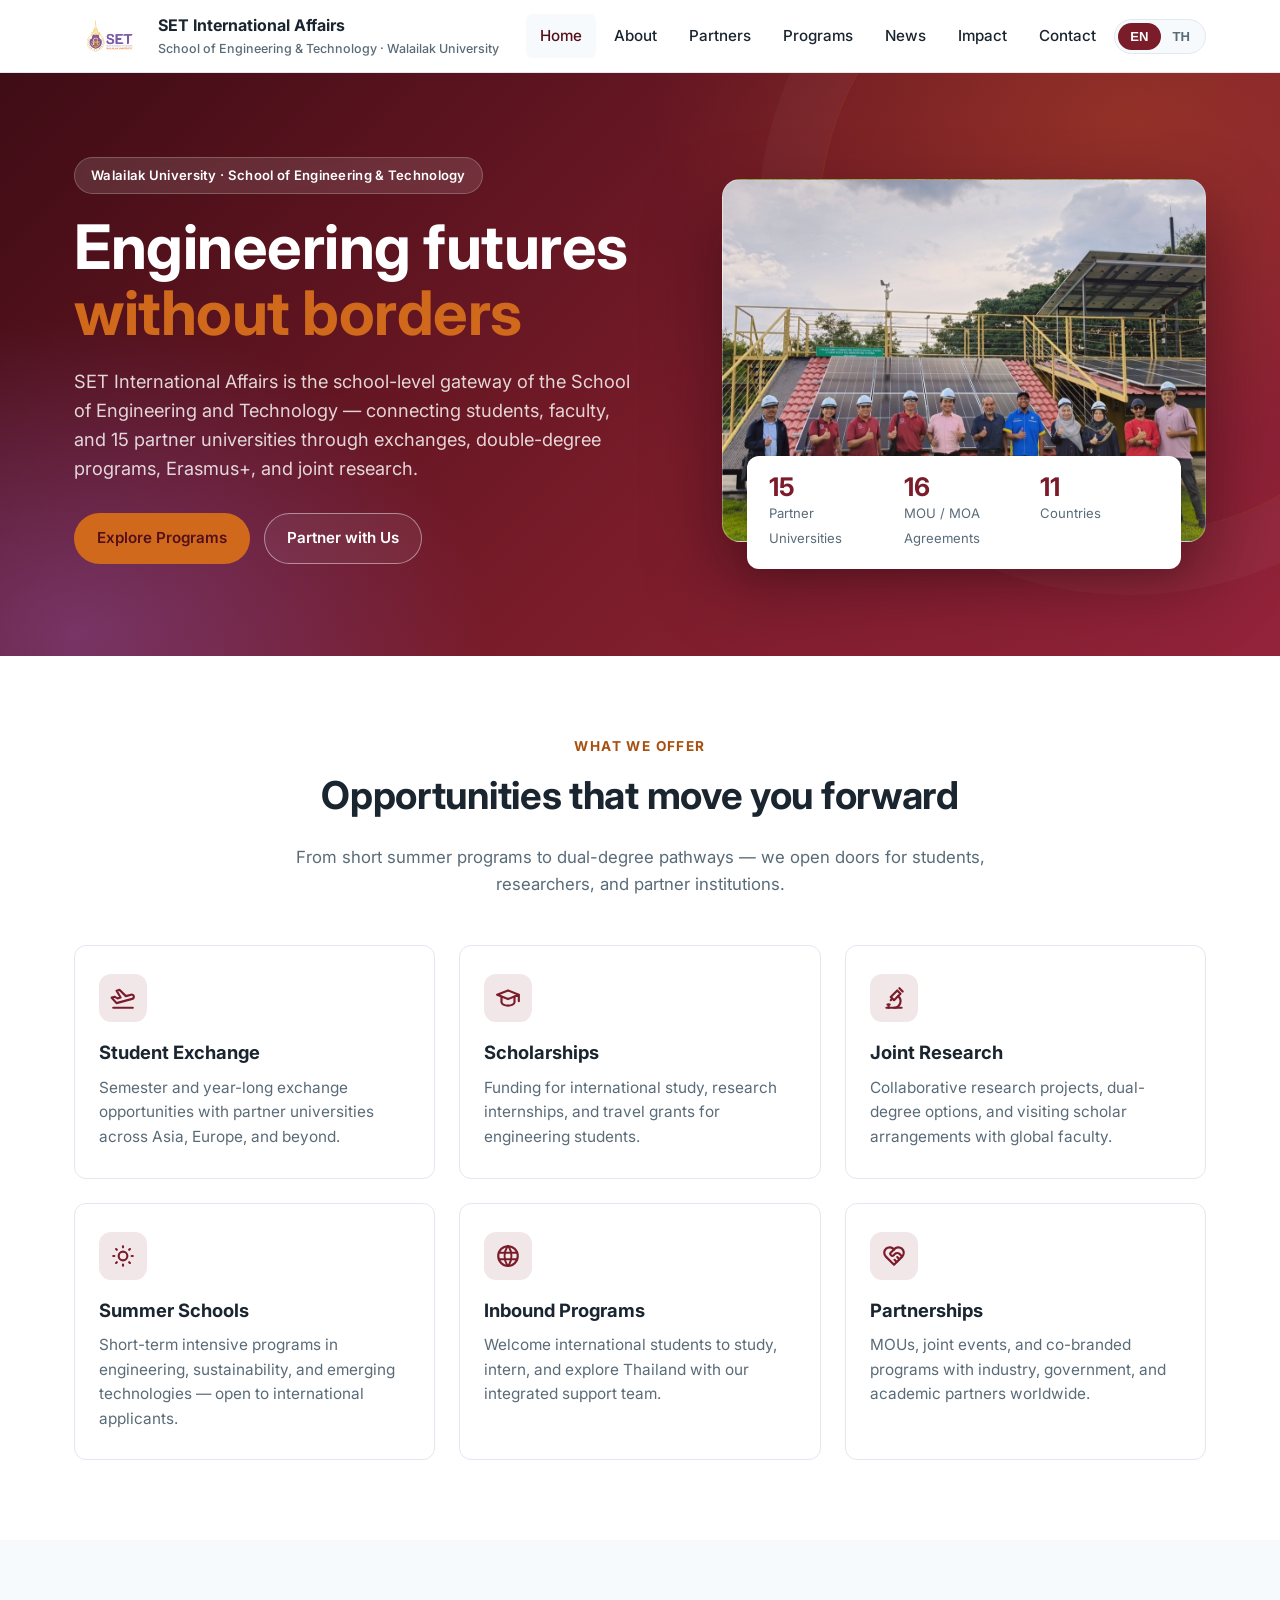
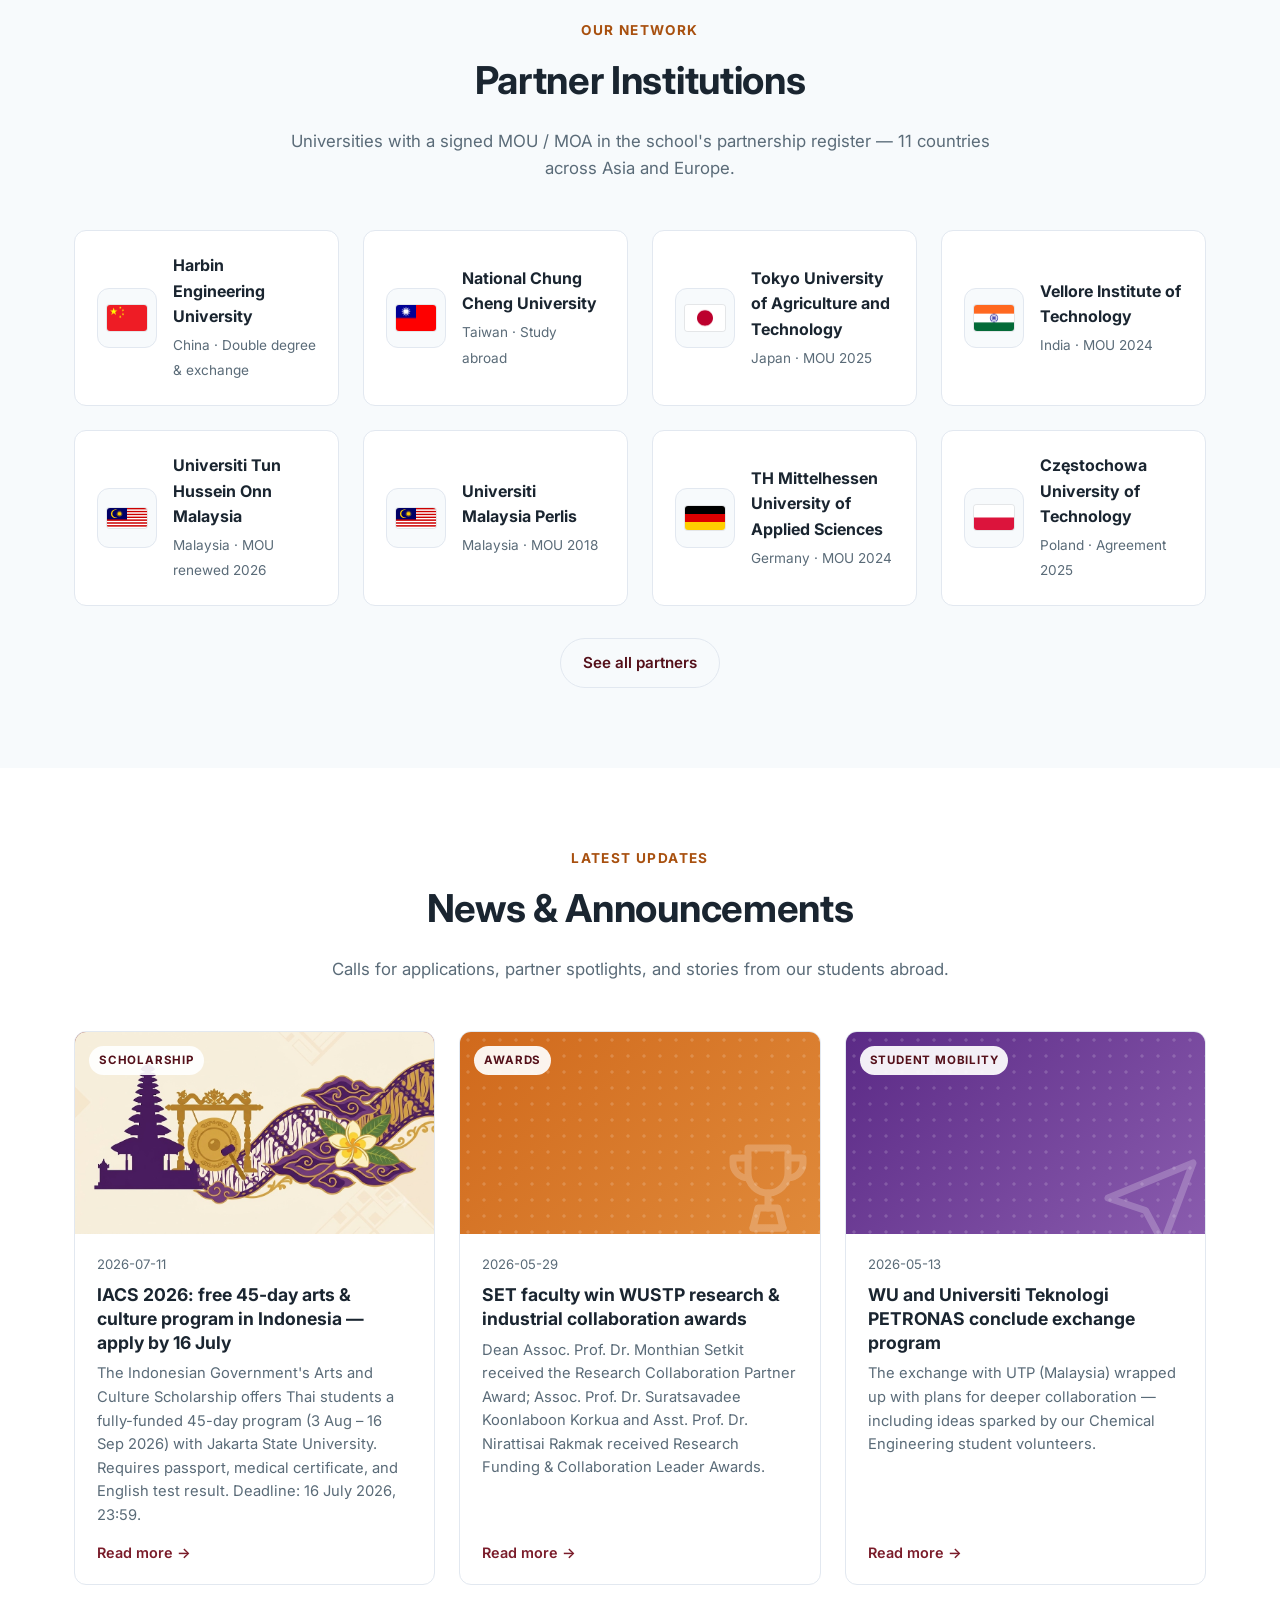
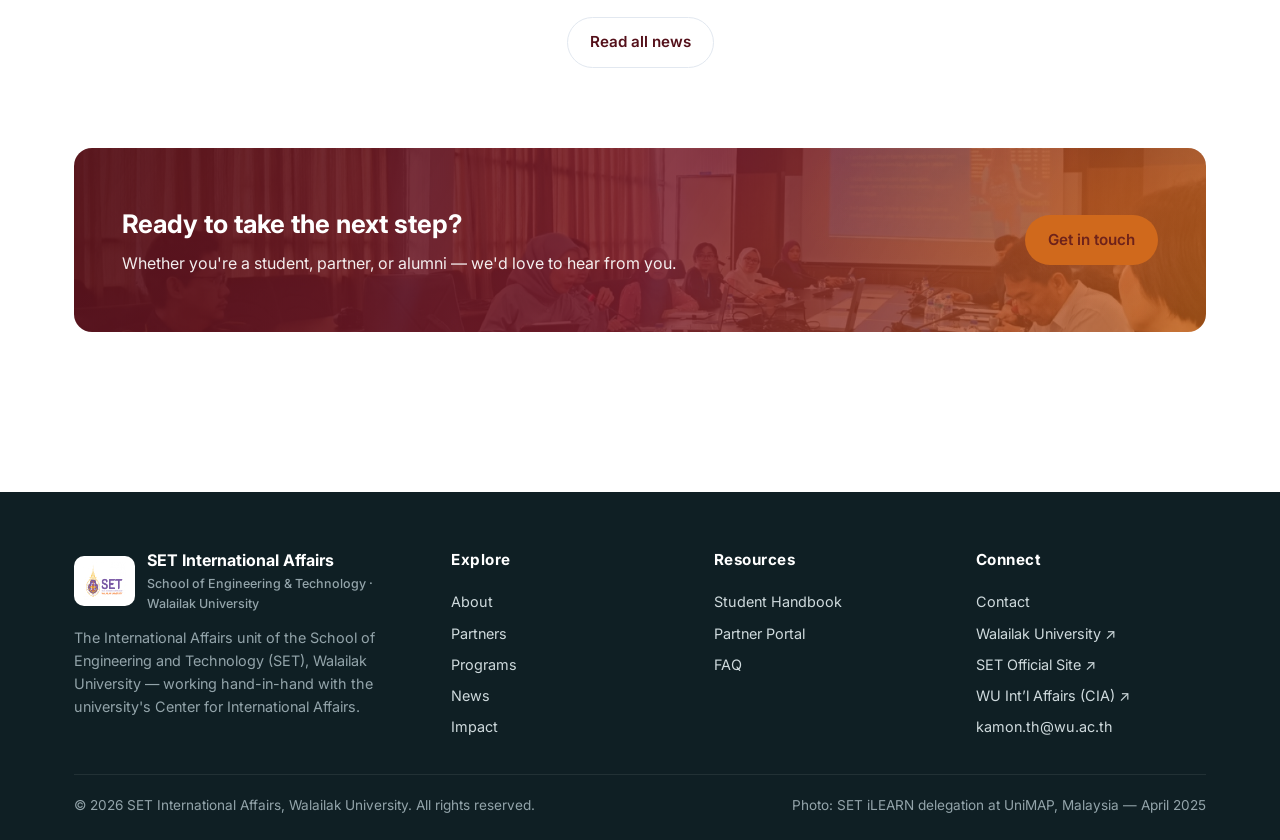
<file: index.html>
<!DOCTYPE html>
<html lang="en">
<head>
  <meta charset="UTF-8" />
  <meta name="viewport" content="width=device-width, initial-scale=1.0" />
  <title>SET International Affairs — School of Engineering & Technology · Walailak University</title>
  <meta name="description" content="The SET International Affairs of the School of Engineering and Technology, Walailak University — global partnerships, student exchange, scholarships, and joint research." />
  <link rel="preconnect" href="https://fonts.googleapis.com" />
  <link rel="preconnect" href="https://fonts.gstatic.com" crossorigin />
  <link href="https://fonts.googleapis.com/css2?family=Inter:wght@400;500;600;700;800&family=Sarabun:wght@400;500;600;700&display=swap" rel="stylesheet" />
  <link rel="stylesheet" href="assets/css/style.css" />
</head>
<body>

  <!-- Header -->
  <header class="site-header">
    <div class="container nav">
      <a href="index.html" class="brand">
        <span class="brand-logo-chip"><img src="assets/images/set-logo.png" alt="SET — School of Engineering and Technology, Walailak University" /></span>
        <div>
          <div data-i18n="brand.title">SET International Affairs</div>
          <small data-i18n="brand.subtitle">School of Engineering & Technology · Walailak University</small>
        </div>
      </a>
      <ul class="nav-links">
        <li><a href="index.html" data-i18n="nav.home">Home</a></li>
        <li><a href="pages/about.html" data-i18n="nav.about">About</a></li>
        <li><a href="pages/partners.html" data-i18n="nav.partners">Partners</a></li>
        <li><a href="pages/programs.html" data-i18n="nav.programs">Programs</a></li>
        <li><a href="pages/news.html" data-i18n="nav.news">News</a></li>
        <li><a href="pages/impact.html" data-i18n="nav.impact">Impact</a></li>
        <li><a href="pages/contact.html" data-i18n="nav.contact">Contact</a></li>
        <li>
          <div class="lang-toggle" role="tablist" aria-label="Language">
            <button data-lang="en" class="active">EN</button>
            <button data-lang="th">TH</button>
          </div>
        </li>
      </ul>
      <button class="nav-toggle" aria-label="Toggle navigation">
        <span></span><span></span><span></span>
      </button>
    </div>
  </header>

  <!-- Hero -->
  <section class="hero">
    <div class="container hero-grid">
      <div>
        <span class="hero-eyebrow" data-i18n="home.eyebrow">Walailak University · School of Engineering & Technology</span>
        <h1>
          <span data-i18n="home.title.line1">Engineering futures</span>
          <span data-i18n="home.title.highlight">without borders</span>
        </h1>
        <p class="lead" data-i18n="home.lead">SET International Affairs connects students, faculty, and global partners through exchanges, joint programs, scholarships, and research collaboration.</p>
        <div class="hero-cta">
          <a href="pages/programs.html" class="btn btn-primary" data-i18n="home.cta.primary">Explore Programs</a>
          <a href="pages/partners.html" class="btn btn-ghost" data-i18n="home.cta.secondary">Partner with Us</a>
        </div>
      </div>
      <div class="hero-visual" aria-hidden="true">
        <div class="hero-stats">
          <div><b>15</b><span data-i18n="home.stats.partners">Partner Universities</span></div>
          <div><b>16</b><span data-i18n="home.stats.students">MOU / MOA Agreements</span></div>
          <div><b>11</b><span data-i18n="home.stats.countries">Countries</span></div>
        </div>
      </div>
    </div>
  </section>

  <!-- What we offer -->
  <section>
    <div class="container">
      <div class="section-head">
        <div class="eyebrow" data-i18n="home.what.eyebrow">What We Offer</div>
        <h2 data-i18n="home.what.title">Opportunities that move you forward</h2>
        <p data-i18n="home.what.sub">From short summer programs to dual-degree pathways — we open doors for students, researchers, and partner institutions.</p>
      </div>
      <div class="grid cols-3">
        <div class="card">
          <div class="icon"><img src="assets/images/icons/plane-departure.svg" alt="" /></div>
          <h3 data-i18n="home.what.card1.title">Student Exchange</h3>
          <p data-i18n="home.what.card1.desc">Semester and year-long exchange opportunities with partner universities across Asia, Europe, and beyond.</p>
        </div>
        <div class="card">
          <div class="icon"><img src="assets/images/icons/school.svg" alt="" /></div>
          <h3 data-i18n="home.what.card2.title">Scholarships</h3>
          <p data-i18n="home.what.card2.desc">Funding for international study, research internships, and travel grants for engineering students.</p>
        </div>
        <div class="card">
          <div class="icon"><img src="assets/images/icons/microscope.svg" alt="" /></div>
          <h3 data-i18n="home.what.card3.title">Joint Research</h3>
          <p data-i18n="home.what.card3.desc">Collaborative research projects, dual-degree options, and visiting scholar arrangements with global faculty.</p>
        </div>
        <div class="card">
          <div class="icon"><img src="assets/images/icons/sun.svg" alt="" /></div>
          <h3 data-i18n="home.what.card4.title">Summer Schools</h3>
          <p data-i18n="home.what.card4.desc">Short-term intensive programs in engineering, sustainability, and emerging technologies — open to international applicants.</p>
        </div>
        <div class="card">
          <div class="icon"><img src="assets/images/icons/world.svg" alt="" /></div>
          <h3 data-i18n="home.what.card5.title">Inbound Programs</h3>
          <p data-i18n="home.what.card5.desc">Welcome international students to study, intern, and explore Thailand with our integrated support team.</p>
        </div>
        <div class="card">
          <div class="icon"><img src="assets/images/icons/heart-handshake.svg" alt="" /></div>
          <h3 data-i18n="home.what.card6.title">Partnerships</h3>
          <p data-i18n="home.what.card6.desc">MOUs, joint events, and co-branded programs with industry, government, and academic partners worldwide.</p>
        </div>
      </div>
    </div>
  </section>

  <!-- Partners snapshot -->
  <section style="background: var(--color-surface);">
    <div class="container">
      <div class="section-head">
        <div class="eyebrow" data-i18n="home.partners.eyebrow">Our Network</div>
        <h2 data-i18n="home.partners.title">Partner Institutions</h2>
        <p data-i18n="home.partners.sub">Working with universities and organizations from over 20 countries.</p>
      </div>
      <div class="grid cols-4">
        <div class="partner-card"><div class="flag-wrap"><img src="assets/images/flags/cn.png" alt="Flag of China" /></div><div><h4>Harbin Engineering University</h4><small>China · Double degree &amp; exchange</small></div></div>
        <div class="partner-card"><div class="flag-wrap"><img src="assets/images/flags/tw.png" alt="Flag of Taiwan" /></div><div><h4>National Chung Cheng University</h4><small>Taiwan · Study abroad</small></div></div>
        <div class="partner-card"><div class="flag-wrap"><img src="assets/images/flags/jp.png" alt="Flag of Japan" /></div><div><h4>Tokyo University of Agriculture and Technology</h4><small>Japan · MOU 2025</small></div></div>
        <div class="partner-card"><div class="flag-wrap"><img src="assets/images/flags/in.png" alt="Flag of India" /></div><div><h4>Vellore Institute of Technology</h4><small>India · MOU 2024</small></div></div>
        <div class="partner-card"><div class="flag-wrap"><img src="assets/images/flags/my.png" alt="Flag of Malaysia" /></div><div><h4>Universiti Tun Hussein Onn Malaysia</h4><small>Malaysia · MOU renewed 2026</small></div></div>
        <div class="partner-card"><div class="flag-wrap"><img src="assets/images/flags/my.png" alt="Flag of Malaysia" /></div><div><h4>Universiti Malaysia Perlis</h4><small>Malaysia · MOU 2018</small></div></div>
        <div class="partner-card"><div class="flag-wrap"><img src="assets/images/flags/de.png" alt="Flag of Germany" /></div><div><h4>TH Mittelhessen University of Applied Sciences</h4><small>Germany · MOU 2024</small></div></div>
        <div class="partner-card"><div class="flag-wrap"><img src="assets/images/flags/pl.png" alt="Flag of Poland" /></div><div><h4>Częstochowa University of Technology</h4><small>Poland · Agreement 2025</small></div></div>
      </div>
      <div class="text-center mt-4">
        <a href="pages/partners.html" class="btn btn-ghost" data-i18n="home.partners.cta">See all partners</a>
      </div>
    </div>
  </section>

  <!-- News snapshot -->
  <section>
    <div class="container">
      <div class="section-head">
        <div class="eyebrow" data-i18n="home.news.eyebrow">Latest Updates</div>
        <h2 data-i18n="home.news.title">News & Announcements</h2>
        <p data-i18n="home.news.sub">Calls for applications, partner spotlights, and stories from our students abroad.</p>
      </div>
      <!-- Top 3 news automatically pulled from Google Sheets via news-loader.js -->
      <div class="grid cols-3" data-news-container data-news-limit="3"></div>
      <div class="text-center mt-4">
        <a href="pages/news.html" class="btn btn-ghost" data-i18n="home.news.cta">Read all news</a>
      </div>
    </div>
  </section>

  <!-- CTA banner -->
  <section style="padding-top:0;">
    <div class="container">
      <div class="cta-banner has-bg">
        <div>
          <h2 data-i18n="home.cta.title">Ready to take the next step?</h2>
          <p data-i18n="home.cta.sub">Whether you're a student, partner, or alumni — we'd love to hear from you.</p>
        </div>
        <a href="pages/contact.html" class="btn btn-accent" data-i18n="home.cta.button">Get in touch</a>
      </div>
    </div>
  </section>

  <!-- Footer -->
  <footer class="site-footer">
    <div class="container">
      <div class="footer-grid">
        <div class="footer-brand">
          <div class="brand" style="color:#fff;">
            <span class="brand-logo-chip"><img src="assets/images/set-logo.png" alt="SET — School of Engineering and Technology, Walailak University" /></span>
            <div>
              <div data-i18n="brand.title">SET International Affairs</div>
              <small style="color:#93a4aa;" data-i18n="brand.subtitle">School of Engineering & Technology · Walailak University</small>
            </div>
          </div>
          <p data-i18n="footer.about">The International Affairs unit of the School of Engineering and Technology (SET), Walailak University.</p>
        </div>
        <div>
          <h4 data-i18n="footer.explore">Explore</h4>
          <a href="pages/about.html" data-i18n="nav.about">About</a>
          <a href="pages/partners.html" data-i18n="nav.partners">Partners</a>
          <a href="pages/programs.html" data-i18n="nav.programs">Programs</a>
          <a href="pages/news.html" data-i18n="nav.news">News</a>
          <a href="pages/impact.html" data-i18n="nav.impact">Impact</a>
        </div>
        <div>
          <h4 data-i18n="footer.resources">Resources</h4>
          <a href="pages/news.html" data-i18n="footer.resources.handbook">Student Handbook</a>
          <a href="pages/partners.html" data-i18n="footer.resources.partners">Partner Portal</a>
          <a href="pages/contact.html" data-i18n="footer.resources.faq">FAQ</a>
        </div>
        <div>
          <h4 data-i18n="footer.connect">Connect</h4>
          <a href="pages/contact.html" data-i18n="nav.contact">Contact</a>
          <a href="https://www.wu.ac.th" target="_blank" rel="noopener">Walailak University ↗</a>
          <a href="https://engineer.wu.ac.th/en/" target="_blank" rel="noopener">SET Official Site ↗</a>
          <a href="https://cia.wu.ac.th/" target="_blank" rel="noopener">WU Int’l Affairs (CIA) ↗</a>
          <a href="mailto:kamon.th@wu.ac.th">kamon.th@wu.ac.th</a>
        </div>
      </div>
      <div class="footer-bottom">
        <span data-i18n="footer.copyright">© 2026 SET International Affairs, Walailak University. All rights reserved.</span>
        <span>Photo: SET iLEARN delegation at UniMAP, Malaysia — April 2025</span>
      </div>
    </div>
  </footer>

  <script src="assets/js/i18n.js"></script>
  <script src="assets/js/main.js"></script>
  <script src="assets/js/news-loader.js"></script>
</body>
</html>
</file>
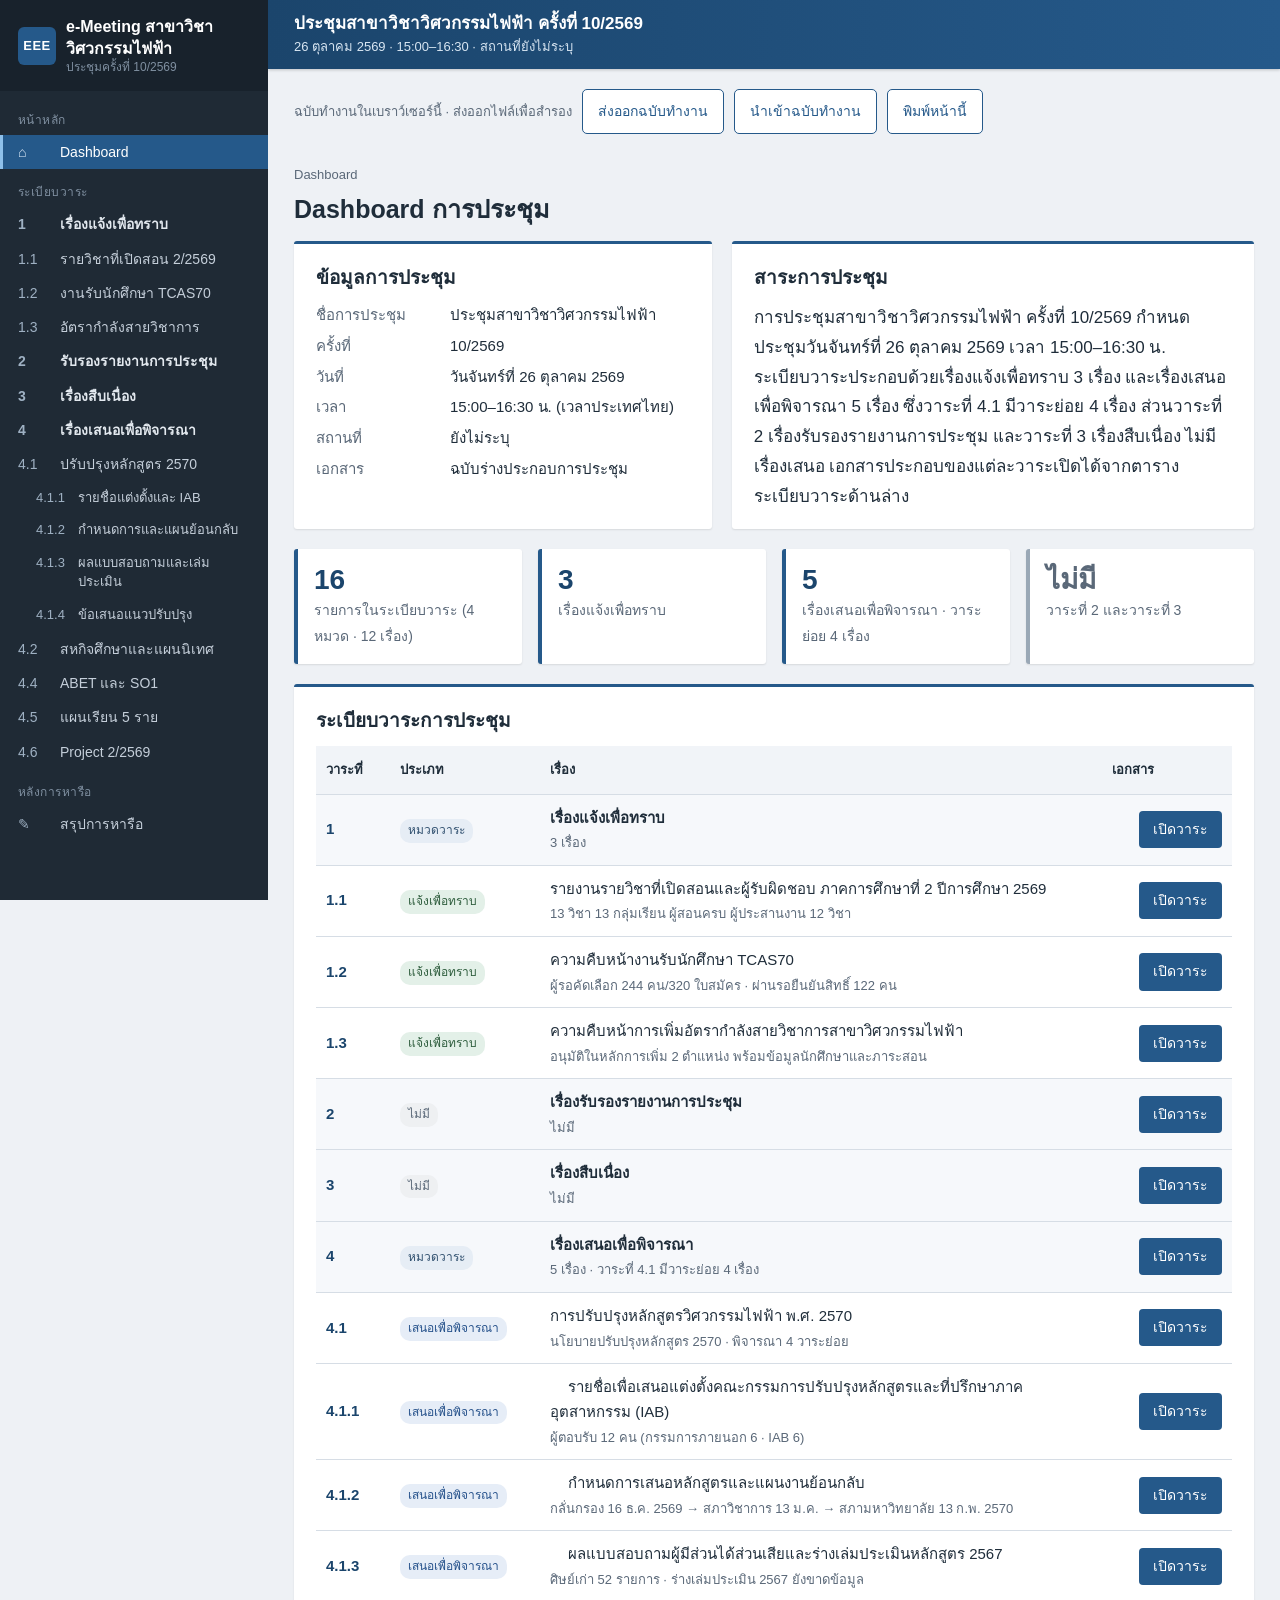
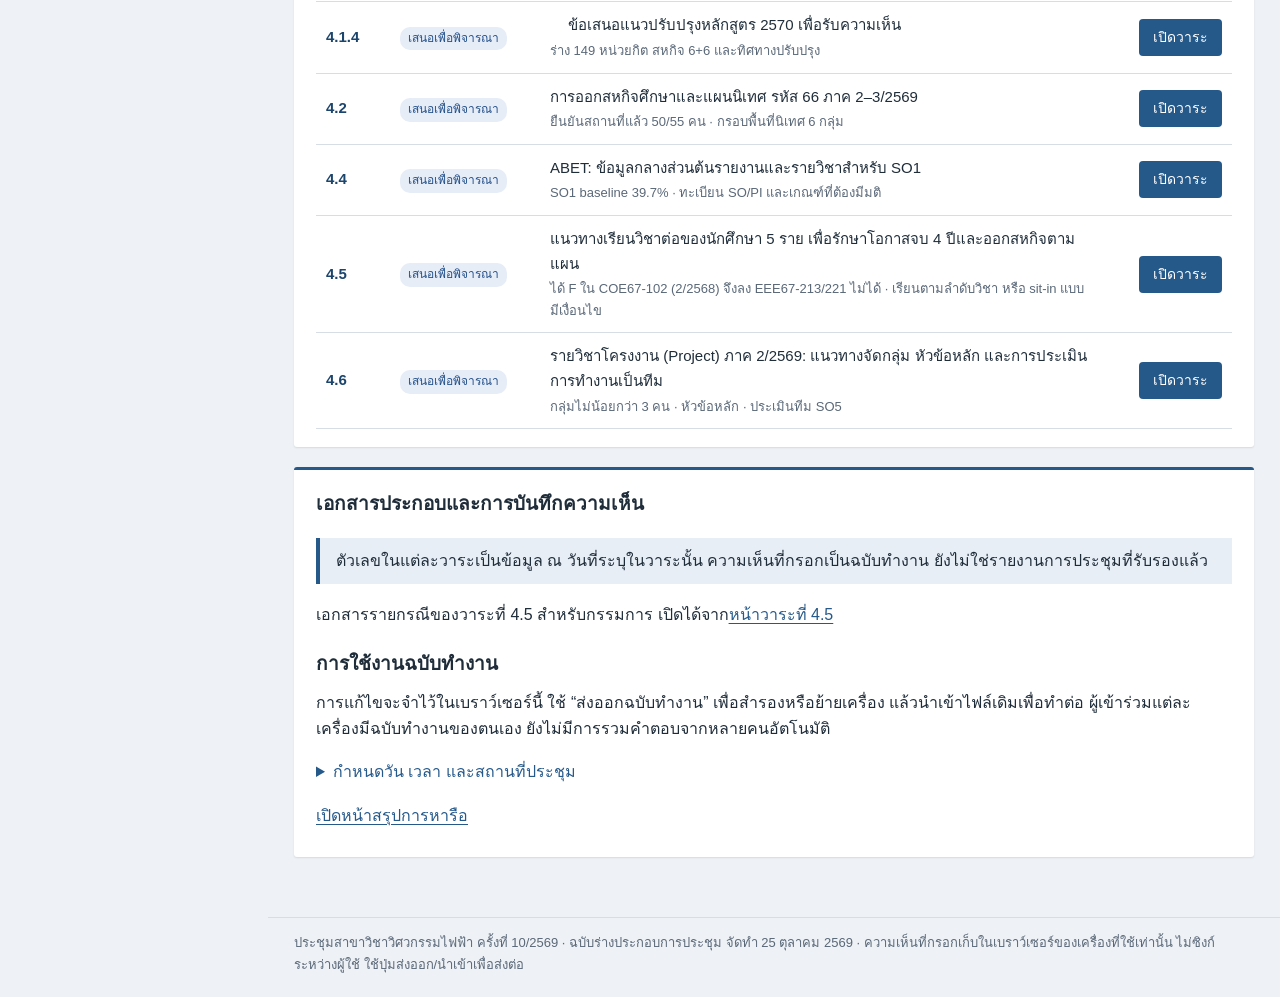
<file: eee-meeting-10-2569/index.html>
<!doctype html>
<html lang="th"><head><meta charset="utf-8"><meta name="viewport" content="width=device-width, initial-scale=1"><meta name="robots" content="noindex,nofollow,noarchive"><title>Dashboard · ประชุมสาขาวิชาวิศวกรรมไฟฟ้า 10/2569</title><link rel="icon" href="data:,">
<style>
:root{color-scheme:light;--ink:#172c3c;--muted:#526572;--paper:#fff;--ground:#f4f5f2;--line:#d4dedf;--brand:#174b57;--accent:#b4522a;--soft:#e7f0ef;--warn:#87431f}*{box-sizing:border-box}body{margin:0;background:var(--ground);color:var(--ink);font:16px/1.65 Thonburi,Tahoma,Arial,sans-serif}header{background:var(--ink);color:white;padding:30px max(22px,calc((100vw - 1180px)/2)) 0}header p{color:#c6d8de;margin:0 0 10px}h1{font-size:clamp(24px,3.4vw,38px);line-height:1.35;max-width:960px;margin:4px 0 14px;font-weight:600}h2{font-size:25px;line-height:1.4;margin:8px 0 14px}h3{font-size:19px;margin:20px 0 10px}p{margin:10px 0}small,.muted{color:var(--muted)}small{display:block;font-size:13px}a{color:var(--brand);text-underline-offset:3px}nav{display:flex;gap:4px;flex-wrap:wrap;margin-top:22px}nav a{color:#d4e1e5;text-decoration:none;padding:12px 18px;border-bottom:3px solid transparent}nav a[aria-current="page"]{background:#ffffff10;color:white;border-bottom-color:#e7a77b}main{max-width:1220px;margin:0 auto;padding:28px 22px 60px}.eyebrow{font-size:13px;letter-spacing:.04em}.lead{max-width:870px;font-size:18px}.context{border-left:4px solid var(--brand);padding:10px 16px;background:var(--soft);margin:18px 0}.context.warn{border-color:var(--accent);background:#fff0e7;color:var(--warn)}.agenda-grid{display:grid;grid-template-columns:1fr 1fr;gap:24px;margin:25px 0}.agenda-card{background:var(--paper);padding:26px;border-top:4px solid var(--brand)}.agenda-card h2{font-size:25px}.agenda-card a.primary{display:inline-block;background:var(--brand);color:white;padding:10px 18px;text-decoration:none;border-radius:5px;margin-top:12px}.tag{font-size:13px;color:var(--accent);font-weight:600}.metrics{display:flex;flex-wrap:wrap;gap:30px;margin:22px 0}.metric{min-width:130px}.metric b{display:block;font:600 36px/1.2 Arial,sans-serif}.metric span{font-size:14px;color:var(--muted)}.twocol{display:grid;grid-template-columns:1.05fr 1fr;gap:30px}.twocol>article{margin-top:0}.decision-grid{display:grid;grid-template-columns:repeat(2,minmax(0,1fr));gap:16px}.proposal-note{font-size:14px;color:var(--muted)}.source-ref{font-size:12px;color:var(--muted)}@media(max-width:700px){.decision-grid{grid-template-columns:1fr}}article{background:var(--paper);padding:26px;margin:22px 0}article:first-child{margin-top:0}ul{padding-left:23px}li{margin:6px 0}.tablewrap{overflow-x:auto}table{border-collapse:collapse;width:100%;font-size:14px}th,td{vertical-align:top;padding:13px 10px;border-bottom:1px solid var(--line);text-align:left}th{background:var(--soft);font-size:13px}td:first-child{min-width:210px}td strong{display:block;font-weight:500;margin:5px 0}td:nth-child(2){min-width:150px}td:nth-child(3){min-width:190px}td:nth-child(4){min-width:210px}.field{display:flex;flex-direction:column;gap:6px;margin:12px 0;color:var(--ink);font-size:14px}.field input,.field select,.field textarea{width:100%}input,select,textarea,button{font:inherit;color:inherit}input:not([type=checkbox]),select,textarea{border:1px solid #9cafb4;border-radius:4px;padding:10px;background:white;min-width:0}textarea{resize:vertical;line-height:1.6}button,.button{display:inline-block;padding:10px 15px;min-height:44px;border:1px solid var(--brand);border-radius:5px;background:white;color:var(--brand);cursor:pointer;text-decoration:none;font-size:14px}button.primary{background:var(--brand);color:white}button:hover,.button:hover{background:var(--soft)}button.primary:hover{background:#236575}button:focus-visible,a:focus-visible,input:focus-visible,select:focus-visible,textarea:focus-visible,summary:focus-visible{outline:3px solid #c77542;outline-offset:3px}.toolbar{display:flex;gap:10px;flex-wrap:wrap;align-items:center;margin:16px 0}.formgrid{display:grid;grid-template-columns:repeat(3,1fr);gap:18px}.check{display:flex;align-items:flex-start;gap:9px;font-size:14px;min-height:44px;margin:6px 0}.check input{width:18px;height:18px;flex:0 0 18px;margin:4px 0}summary{cursor:pointer;color:var(--brand);padding:7px 0}details ul{font-size:13px}.smallfield{font-size:12px}.smallfield textarea{font-size:14px;padding:7px}.summaryhead{display:flex;justify-content:space-between;gap:15px;align-items:center;flex-wrap:wrap;margin:24px 0 12px}.summaryhead h3{margin:0}.summarytext{width:100%;background:#f8faf8;min-height:210px;font-size:15px}.barrow{display:grid;grid-template-columns:180px 1fr 35px;gap:12px;align-items:center;margin:17px 0;font-size:14px}.track{height:14px;background:#edf1ef}.track i{display:block;height:100%;background:var(--brand)}.barrow b{text-align:right;font-variant-numeric:tabular-nums}.statuslist{display:grid;grid-template-columns:1fr auto;gap:0}.statuslist span,.statuslist b{padding:10px 0;border-bottom:1px solid var(--line)}.statuslist b{font-variant-numeric:tabular-nums;text-align:right}.unknown{color:var(--warn)}footer{border-top:1px solid var(--line);margin-top:30px;padding-top:18px;font-size:13px;color:var(--muted)}[hidden]{display:none!important}#save-status{font-size:13px;color:var(--muted)}#notice{padding:10px 0;color:var(--brand)}#import-error,#update-error{color:#a02d25;font-size:14px}.source{font-size:13px;color:var(--muted);overflow-wrap:anywhere}.mini-progress{height:6px;background:#dbe4e4;margin:12px 0}.mini-progress i{display:block;height:100%;background:var(--brand);width:0}.reviewcount{font-size:14px;margin:12px 0}.metasummary{font-size:14px}.summaryitem{margin:24px 0}.printonly{display:none}@media(max-width:800px){.agenda-grid,.twocol{grid-template-columns:1fr}.formgrid{grid-template-columns:1fr 1fr}header{padding:23px 20px 0}nav a{padding:10px 11px}.barrow{grid-template-columns:150px 1fr 30px}article{padding:20px}}@media(max-width:480px){main{padding:22px 14px 40px}.formgrid{grid-template-columns:1fr}.agenda-card{padding:21px}.metrics{gap:20px}.metric{min-width:110px}.metric b{font-size:31px}.barrow{grid-template-columns:1fr 35px;gap:5px}.barrow .track{grid-column:1;grid-row:auto}.barrow b{grid-column:2;grid-row:span 2}.toolbar button{flex:1 1 auto}nav{gap:0}nav a{font-size:14px}header h1{font-size:25px}}@media print{header{background:white;color:#172c3c;padding:0 0 15px}header p{color:#526572}nav,.toolbar,button,.field,.check,.noprint,#save-status,#notice{display:none!important}main{max-width:none;padding:0}.printonly{display:block}body{background:white;font-size:12pt}article,.agenda-card{padding:0;background:white;break-inside:avoid}.tablewrap{overflow:visible}table{font-size:9pt}td{min-width:0!important}h1{font-size:22pt}h2{font-size:17pt}.summarytext{border:none;height:auto}a{color:inherit;text-decoration:none}.summaryprint{white-space:pre-wrap}.twocol{display:block}}
.staffing-card{grid-column:auto}
:root{--ink:#1f2d3a;--muted:#5a6878;--ground:#eef1f5;--line:#d6dde5;--brand:#25598a;--brand-dark:#1b456c;--accent:#3d6385;--soft:#e8eef5;--side:#1f2a35;--side-ink:#c5cfda;--side-mute:#7f8fa0}
body{background:var(--ground)}
.app{display:grid;grid-template-columns:268px minmax(0,1fr);min-height:100vh}
.sidebar{background:var(--side);color:var(--side-ink);position:sticky;top:0;height:100vh;overflow-y:auto;z-index:30}
.brand{display:flex;align-items:center;gap:10px;padding:16px 18px;background:#18222c;color:white;font-weight:600;line-height:1.35}
.brand .logo{display:inline-grid;place-items:center;width:38px;height:38px;border-radius:6px;background:var(--brand);font:700 13px/1 Arial,sans-serif;letter-spacing:.04em;flex:0 0 38px}
.brand small{display:block;color:var(--side-mute);font-size:12px;font-weight:400}
nav.side-nav{display:block;margin:0;padding:6px 0 26px}
.side-label{margin:14px 0 4px;padding:0 18px;font-size:12px;letter-spacing:.04em;color:var(--side-mute)}
nav.side-nav a{display:flex;gap:8px;color:var(--side-ink);text-decoration:none;padding:7px 18px 7px 15px;border-left:3px solid transparent;border-bottom:0;font-size:14px;line-height:1.45}
nav.side-nav a .n{flex:0 0 auto;min-width:34px;color:#9fb1c3;font-variant-numeric:tabular-nums}
nav.side-nav a.lvl0{font-weight:600;color:#e3e9ef}
nav.side-nav a.lvl2{padding-left:33px;font-size:13px}
nav.side-nav a:hover{background:#ffffff0d;color:white}
nav.side-nav a[aria-current="page"]{background:var(--brand);color:white;border-left-color:#8ec0ea}
nav.side-nav a[aria-current="page"] .n{color:#dbeaf7}
.app-main{min-width:0;display:flex;flex-direction:column}
header.topbar{background:linear-gradient(90deg,var(--brand-dark),var(--brand));color:white;padding:12px 26px;display:flex;align-items:center;gap:16px;position:sticky;top:0;z-index:20;box-shadow:0 1px 3px #0003}
header.topbar p{margin:0;color:#d8e6f2}
.topbar .titles{min-width:0}
.topbar .t1{font-size:17px;font-weight:600;color:white;line-height:1.4}
.topbar #meeting-meta{font-size:13px}
.menu-toggle{display:none;border-color:#ffffff80;background:transparent;color:white;min-height:40px;padding:6px 12px;white-space:nowrap;flex:0 0 auto}
.menu-toggle:hover{background:#ffffff1a}
main{max-width:1180px;width:100%;margin:0;padding:20px 26px 40px}
.toolbar.noprint{margin:0 0 6px}
.pagehead{margin:4px 0 14px}
.crumbs{font-size:13px;color:var(--muted);margin:0 0 6px}
.crumbs a{color:var(--brand)}
.crumbs .sep{margin:0 6px;color:#9aa8b6}
.pagehead h2{margin:4px 0 0}
.lede{font-size:17px;max-width:900px;background:white;border-left:4px solid var(--brand);padding:14px 18px;margin:14px 0 16px;line-height:1.75}
.box{background:white;border-top:3px solid var(--brand);border-radius:3px;box-shadow:0 1px 2px #0000001a;padding:18px 22px;margin:0 0 20px}
.box>h3:first-child{margin-top:0}
.dash-top{display:grid;grid-template-columns:minmax(0,1fr) minmax(0,1.25fr);gap:20px}
.dash-top .lede{margin:0;border-left:0;padding:0;background:none}
.meeting-info{display:grid;grid-template-columns:120px minmax(0,1fr);gap:6px 14px;margin:0;font-size:15px}
.meeting-info dt{color:var(--muted)}
.meeting-info dd{margin:0;font-weight:500}
.stats{display:grid;grid-template-columns:repeat(4,minmax(0,1fr));gap:16px;margin:0 0 20px}
.stat{background:white;border-radius:3px;box-shadow:0 1px 2px #0000001a;padding:14px 16px;border-left:4px solid var(--brand)}
.stat b{display:block;font:600 28px/1.2 Arial,sans-serif;color:var(--brand-dark)}
.stat span{font-size:14px;color:var(--muted)}
.stat.grey{border-left-color:#9aa8b6}.stat.grey b{color:#5a6878}
table.agenda-table{font-size:15px}
table.agenda-table th{background:#f1f4f8}
table.agenda-table td,table.agenda-table td:first-child,table.agenda-table td:nth-child(2),table.agenda-table td:nth-child(3),table.agenda-table td:nth-child(4){min-width:0}
table.agenda-table td{vertical-align:middle;padding:11px 10px}
table.agenda-table td.num{width:74px;font-variant-numeric:tabular-nums;font-weight:600;color:var(--brand-dark)}
table.agenda-table td.kind{width:150px}
table.agenda-table td.act{width:130px;text-align:right}
table.agenda-table tr.cat td{background:#f6f8fb}
table.agenda-table tr.cat .ttl{font-weight:600}
table.agenda-table tr.lvl2 .ttl{padding-left:18px}
table.agenda-table .sum{display:block;font-size:13px;color:var(--muted);margin-top:2px}
.badge{display:inline-block;font-size:12px;padding:2px 8px;border-radius:10px;background:#e6edf5;color:#2f4f6e;white-space:nowrap}
.badge.info{background:#e3f0e8;color:#2d5c3c}
.badge.decide{background:#e6edf7;color:#24508a}
.badge.none{background:#eef0f2;color:#5a6878}
a.btn-open{display:inline-block;background:var(--brand);color:white;text-decoration:none;padding:7px 14px;border-radius:4px;font-size:14px;white-space:nowrap}
a.btn-open:hover{background:var(--brand-dark)}
.pager{display:flex;flex-wrap:wrap;gap:10px;align-items:center;margin:8px 0 16px}
.pager.bottom{border-top:1px solid var(--line);padding-top:18px;margin-top:28px}
.pager a{display:inline-block;padding:8px 14px;border:1px solid var(--brand);border-radius:4px;text-decoration:none;color:var(--brand);background:white;font-size:14px;max-width:100%}
.pager a:hover{background:var(--soft)}
.pager a.pg-home{background:var(--brand);color:white}
.pager a.pg-next{margin-left:auto}
.pager.top{margin:0 0 10px}
.committee-link{border:1px dashed #9aa8b6;background:#f7f9fb;padding:14px 16px;margin:10px 0}
.committee-link a.btn-open{margin-top:6px}
.empty-agenda{font-size:18px;color:var(--muted);text-align:center;padding:26px 10px}
.context.warn{border-color:#c0712f}
.tag{color:var(--accent)}
.agenda-card{border-top-color:var(--brand)}
footer.app-foot{margin:auto 0 0;padding:14px 26px 22px;border-top:1px solid var(--line);font-size:13px;color:var(--muted)}
.scrim{display:none}
@media(max-width:1100px){.stats{grid-template-columns:repeat(2,minmax(0,1fr))}.dash-top{grid-template-columns:1fr}}
@media(max-width:900px){
 .app{display:block}
 .sidebar{position:fixed;left:0;top:0;bottom:0;width:282px;max-width:86vw;height:auto;transform:translateX(-100%);transition:transform .2s ease;box-shadow:2px 0 12px #0005}
 body.nav-open .sidebar{transform:none}
 body.nav-open .scrim{display:block;position:fixed;inset:0;background:#0006;z-index:25}
 .menu-toggle{display:inline-block}
 header.topbar{padding:10px 14px}
 main{padding:16px 14px 34px}
 footer.app-foot{padding:14px}
}
@media(max-width:700px){
 table.agenda-table thead{display:none}
 table.agenda-table,table.agenda-table tbody{display:block}
 table.agenda-table tr{display:grid;grid-template-columns:auto 1fr;gap:4px 10px;padding:12px 4px;border-bottom:1px solid var(--line)}
 table.agenda-table td{display:block;border:0;padding:0;width:auto!important}
 table.agenda-table td.num{grid-row:1;grid-column:1}
 table.agenda-table td.kind{grid-row:1;grid-column:2}
 table.agenda-table td.ttlcell{grid-column:1 / -1}
 table.agenda-table td.act{grid-column:1 / -1;text-align:left}
 table.agenda-table tr.lvl2 .ttl{padding-left:0}
 .meeting-info{grid-template-columns:96px minmax(0,1fr)}
 header.topbar{gap:10px}
 .topbar .t1{font-size:15px}
 .topbar #meeting-meta{font-size:12px}
 .lede{font-size:16px;padding:12px 14px}
 .pager a.pg-next{margin-left:0}
 .pager.bottom a{flex:1 1 100%}
 .pager.top{gap:6px}
 .pager.top a{flex:1 1 auto;padding:6px 9px;font-size:13px;text-align:center}
 .box{padding:14px}
 .stats{gap:10px}
 .stat b{font-size:24px}
}
@media print{.sidebar,.menu-toggle,.pager,.scrim{display:none!important}.app{display:block}header.topbar{position:static;background:white;color:#1f2d3a;box-shadow:none;padding:0 0 10px}header.topbar p,.topbar .t1{color:#1f2d3a}.lede,.box,.stat{box-shadow:none}}
.brief{background:white;border-left:4px solid var(--brand);padding:14px 20px 10px;margin:12px 0 20px;box-shadow:0 1px 2px #0000001a}
.brief h3{margin:4px 0 8px;font-size:17px;color:var(--brand-dark)}
.brief ol{margin:0 0 12px;padding-left:24px}
.brief li{margin:6px 0;line-height:1.7}
.brief-note{font-size:14px;color:var(--warn);margin:4px 0 6px}
h3.admin-head{margin:36px 0 6px;padding-top:16px;border-top:2px solid var(--line);color:var(--muted);font-size:18px}
.refs{margin:28px 0 0;padding:12px 16px;background:#f7f9fb;border:1px solid var(--line);border-radius:3px;font-size:14px}
.refs h3{margin:2px 0 6px;font-size:15px;color:var(--muted)}
.refs ul{margin:0;padding-left:20px}
@media print{.refs{border:0;background:none}}
</style></head><body>
<div class="app">
<div class="sidebar" id="sidebar"><div class="brand"><span class="logo">EEE</span><span>e-Meeting สาขาวิชาวิศวกรรมไฟฟ้า<small>ประชุมครั้งที่ 10/2569</small></span></div><nav class="side-nav" aria-label="เมนูการประชุม"><p class="side-label">หน้าหลัก</p><a href="?agenda=dashboard#dashboard" data-nav="dashboard"><span class="n">⌂</span><span>Dashboard</span></a><p class="side-label">ระเบียบวาระ</p><a class="lvl0" href="?agenda=agenda-1#agenda-1" data-nav="agenda-1"><span class="n">1</span><span>เรื่องแจ้งเพื่อทราบ</span></a><a class="lvl1" href="?agenda=courses#courses" data-nav="courses"><span class="n">1.1</span><span>รายวิชาที่เปิดสอน 2/2569</span></a><a class="lvl1" href="?agenda=admissions#admissions" data-nav="admissions"><span class="n">1.2</span><span>งานรับนักศึกษา TCAS70</span></a><a class="lvl1" href="?agenda=staffing#staffing" data-nav="staffing"><span class="n">1.3</span><span>อัตรากำลังสายวิชาการ</span></a><a class="lvl0" href="?agenda=agenda-2#agenda-2" data-nav="agenda-2"><span class="n">2</span><span>รับรองรายงานการประชุม</span></a><a class="lvl0" href="?agenda=agenda-3#agenda-3" data-nav="agenda-3"><span class="n">3</span><span>เรื่องสืบเนื่อง</span></a><a class="lvl0" href="?agenda=agenda-4#agenda-4" data-nav="agenda-4"><span class="n">4</span><span>เรื่องเสนอเพื่อพิจารณา</span></a><a class="lvl1" href="?agenda=curriculum#curriculum" data-nav="curriculum"><span class="n">4.1</span><span>ปรับปรุงหลักสูตร 2570</span></a><a class="lvl2" href="?agenda=curriculum-appointments#curriculum-appointments" data-nav="curriculum-appointments"><span class="n">4.1.1</span><span>รายชื่อแต่งตั้งและ IAB</span></a><a class="lvl2" href="?agenda=curriculum-timeline#curriculum-timeline" data-nav="curriculum-timeline"><span class="n">4.1.2</span><span>กำหนดการและแผนย้อนกลับ</span></a><a class="lvl2" href="?agenda=curriculum-evidence#curriculum-evidence" data-nav="curriculum-evidence"><span class="n">4.1.3</span><span>ผลแบบสอบถามและเล่มประเมิน</span></a><a class="lvl2" href="?agenda=curriculum-proposals#curriculum-proposals" data-nav="curriculum-proposals"><span class="n">4.1.4</span><span>ข้อเสนอแนวปรับปรุง</span></a><a class="lvl1" href="?agenda=cooperative#cooperative" data-nav="cooperative"><span class="n">4.2</span><span>สหกิจศึกษาและแผนนิเทศ</span></a><a class="lvl1" href="?agenda=abet#abet" data-nav="abet"><span class="n">4.4</span><span>ABET และ SO1</span></a><a class="lvl1" href="?agenda=advising#advising" data-nav="advising"><span class="n">4.5</span><span>แผนเรียน 5 ราย</span></a><a class="lvl1" href="?agenda=project#project" data-nav="project"><span class="n">4.6</span><span>Project 2/2569</span></a><p class="side-label">หลังการหารือ</p><a href="?agenda=minutes#minutes" data-nav="minutes"><span class="n">✎</span><span>สรุปการหารือ</span></a></nav></div>
<div class="scrim" id="scrim" aria-hidden="true"></div>
<div class="app-main">
<header class="topbar"><button type="button" class="menu-toggle" id="menu-toggle" aria-controls="sidebar" aria-expanded="false">☰ เมนู</button><div class="titles"><p class="t1">ประชุมสาขาวิชาวิศวกรรมไฟฟ้า ครั้งที่ 10/2569</p><p id="meeting-meta">วันจันทร์ที่ 26 ตุลาคม 2569 · 15:00–16:30 น. · สถานที่ยังไม่ระบุ</p></div></header>
<main><div class="toolbar noprint"><span id="save-status" role="status">ฉบับทำงาน</span><button type="button" id="export">ส่งออกฉบับทำงาน</button><button type="button" id="import">นำเข้าฉบับทำงาน</button><input id="import-file" type="file" accept="application/json,.json" hidden><button type="button" id="print">พิมพ์หน้านี้</button></div><div id="notice" role="status" aria-live="polite"></div><div id="import-error" role="alert"></div>
<section id="page-dashboard" data-page="dashboard" data-num="" data-title="Dashboard การประชุม">
<div class="pagehead"><p class="crumbs"><span aria-current="page">Dashboard</span></p><h2>Dashboard การประชุม</h2></div><div class="dash-top"><div class="box"><h3>ข้อมูลการประชุม</h3><dl class="meeting-info"><dt>ชื่อการประชุม</dt><dd>ประชุมสาขาวิชาวิศวกรรมไฟฟ้า</dd><dt>ครั้งที่</dt><dd>10/2569</dd><dt>วันที่</dt><dd>วันจันทร์ที่ 26 ตุลาคม 2569</dd><dt>เวลา</dt><dd>15:00–16:30 น. (เวลาประเทศไทย)</dd><dt>สถานที่</dt><dd>ยังไม่ระบุ</dd><dt>เอกสาร</dt><dd>ฉบับร่างประกอบการประชุม</dd></dl></div><div class="box"><h3>สาระการประชุม</h3><p class="lede">การประชุมสาขาวิชาวิศวกรรมไฟฟ้า ครั้งที่ 10/2569 กำหนดประชุมวันจันทร์ที่ 26 ตุลาคม 2569 เวลา 15:00–16:30 น. ระเบียบวาระประกอบด้วยเรื่องแจ้งเพื่อทราบ 3 เรื่อง และเรื่องเสนอเพื่อพิจารณา 5 เรื่อง ซึ่งวาระที่ 4.1 มีวาระย่อย 4 เรื่อง ส่วนวาระที่ 2 เรื่องรับรองรายงานการประชุม และวาระที่ 3 เรื่องสืบเนื่อง ไม่มีเรื่องเสนอ เอกสารประกอบของแต่ละวาระเปิดได้จากตารางระเบียบวาระด้านล่าง</p></div></div><div class="stats"><div class="stat"><b>16</b><span>รายการในระเบียบวาระ (4 หมวด · 12 เรื่อง)</span></div><div class="stat"><b>3</b><span>เรื่องแจ้งเพื่อทราบ</span></div><div class="stat"><b>5</b><span>เรื่องเสนอเพื่อพิจารณา · วาระย่อย 4 เรื่อง</span></div><div class="stat grey"><b>ไม่มี</b><span>วาระที่ 2 และวาระที่ 3</span></div></div><div class="box"><h3>ระเบียบวาระการประชุม</h3><div class="tablewrap"><table class="agenda-table"><thead><tr><th scope="col">วาระที่</th><th scope="col">ประเภท</th><th scope="col">เรื่อง</th><th scope="col">เอกสาร</th></tr></thead><tbody><tr class="cat" data-agenda-row="agenda-1"><td class="num">1</td><td class="kind"><span class="badge">หมวดวาระ</span></td><td class="ttlcell"><span class="ttl">เรื่องแจ้งเพื่อทราบ</span><span class="sum">3 เรื่อง</span></td><td class="act"><a class="btn-open" href="?agenda=agenda-1#agenda-1" aria-label="เปิดวาระที่ 1 เรื่องแจ้งเพื่อทราบ">เปิดวาระ</a></td></tr><tr class="item" data-agenda-row="courses"><td class="num">1.1</td><td class="kind"><span class="badge info">แจ้งเพื่อทราบ</span></td><td class="ttlcell"><span class="ttl">รายงานรายวิชาที่เปิดสอนและผู้รับผิดชอบ ภาคการศึกษาที่ 2 ปีการศึกษา 2569</span><span class="sum">13 วิชา 13 กลุ่มเรียน ผู้สอนครบ ผู้ประสานงาน 12 วิชา</span></td><td class="act"><a class="btn-open" href="?agenda=courses#courses" aria-label="เปิดวาระที่ 1.1 รายงานรายวิชาที่เปิดสอนและผู้รับผิดชอบ ภาคการศึกษาที่ 2 ปีการศึกษา 2569">เปิดวาระ</a></td></tr><tr class="item" data-agenda-row="admissions"><td class="num">1.2</td><td class="kind"><span class="badge info">แจ้งเพื่อทราบ</span></td><td class="ttlcell"><span class="ttl">ความคืบหน้างานรับนักศึกษา TCAS70</span><span class="sum">ผู้รอคัดเลือก 244 คน/320 ใบสมัคร · ผ่านรอยืนยันสิทธิ์ 122 คน</span></td><td class="act"><a class="btn-open" href="?agenda=admissions#admissions" aria-label="เปิดวาระที่ 1.2 ความคืบหน้างานรับนักศึกษา TCAS70">เปิดวาระ</a></td></tr><tr class="item" data-agenda-row="staffing"><td class="num">1.3</td><td class="kind"><span class="badge info">แจ้งเพื่อทราบ</span></td><td class="ttlcell"><span class="ttl">ความคืบหน้าการเพิ่มอัตรากำลังสายวิชาการสาขาวิศวกรรมไฟฟ้า</span><span class="sum">อนุมัติในหลักการเพิ่ม 2 ตำแหน่ง พร้อมข้อมูลนักศึกษาและภาระสอน</span></td><td class="act"><a class="btn-open" href="?agenda=staffing#staffing" aria-label="เปิดวาระที่ 1.3 ความคืบหน้าการเพิ่มอัตรากำลังสายวิชาการสาขาวิศวกรรมไฟฟ้า">เปิดวาระ</a></td></tr><tr class="cat" data-agenda-row="agenda-2"><td class="num">2</td><td class="kind"><span class="badge none">ไม่มี</span></td><td class="ttlcell"><span class="ttl">เรื่องรับรองรายงานการประชุม</span><span class="sum">ไม่มี</span></td><td class="act"><a class="btn-open" href="?agenda=agenda-2#agenda-2" aria-label="เปิดวาระที่ 2 เรื่องรับรองรายงานการประชุม">เปิดวาระ</a></td></tr><tr class="cat" data-agenda-row="agenda-3"><td class="num">3</td><td class="kind"><span class="badge none">ไม่มี</span></td><td class="ttlcell"><span class="ttl">เรื่องสืบเนื่อง</span><span class="sum">ไม่มี</span></td><td class="act"><a class="btn-open" href="?agenda=agenda-3#agenda-3" aria-label="เปิดวาระที่ 3 เรื่องสืบเนื่อง">เปิดวาระ</a></td></tr><tr class="cat" data-agenda-row="agenda-4"><td class="num">4</td><td class="kind"><span class="badge">หมวดวาระ</span></td><td class="ttlcell"><span class="ttl">เรื่องเสนอเพื่อพิจารณา</span><span class="sum">5 เรื่อง · วาระที่ 4.1 มีวาระย่อย 4 เรื่อง</span></td><td class="act"><a class="btn-open" href="?agenda=agenda-4#agenda-4" aria-label="เปิดวาระที่ 4 เรื่องเสนอเพื่อพิจารณา">เปิดวาระ</a></td></tr><tr class="item" data-agenda-row="curriculum"><td class="num">4.1</td><td class="kind"><span class="badge decide">เสนอเพื่อพิจารณา</span></td><td class="ttlcell"><span class="ttl">การปรับปรุงหลักสูตรวิศวกรรมไฟฟ้า พ.ศ. 2570</span><span class="sum">นโยบายปรับปรุงหลักสูตร 2570 · พิจารณา 4 วาระย่อย</span></td><td class="act"><a class="btn-open" href="?agenda=curriculum#curriculum" aria-label="เปิดวาระที่ 4.1 การปรับปรุงหลักสูตรวิศวกรรมไฟฟ้า พ.ศ. 2570">เปิดวาระ</a></td></tr><tr class="lvl2" data-agenda-row="curriculum-appointments"><td class="num">4.1.1</td><td class="kind"><span class="badge decide">เสนอเพื่อพิจารณา</span></td><td class="ttlcell"><span class="ttl">รายชื่อเพื่อเสนอแต่งตั้งคณะกรรมการปรับปรุงหลักสูตรและที่ปรึกษาภาคอุตสาหกรรม (IAB)</span><span class="sum">ผู้ตอบรับ 12 คน (กรรมการภายนอก 6 · IAB 6)</span></td><td class="act"><a class="btn-open" href="?agenda=curriculum-appointments#curriculum-appointments" aria-label="เปิดวาระที่ 4.1.1 รายชื่อเพื่อเสนอแต่งตั้งคณะกรรมการปรับปรุงหลักสูตรและที่ปรึกษาภาคอุตสาหกรรม (IAB)">เปิดวาระ</a></td></tr><tr class="lvl2" data-agenda-row="curriculum-timeline"><td class="num">4.1.2</td><td class="kind"><span class="badge decide">เสนอเพื่อพิจารณา</span></td><td class="ttlcell"><span class="ttl">กำหนดการเสนอหลักสูตรและแผนงานย้อนกลับ</span><span class="sum">กลั่นกรอง 16 ธ.ค. 2569 → สภาวิชาการ 13 ม.ค. → สภามหาวิทยาลัย 13 ก.พ. 2570</span></td><td class="act"><a class="btn-open" href="?agenda=curriculum-timeline#curriculum-timeline" aria-label="เปิดวาระที่ 4.1.2 กำหนดการเสนอหลักสูตรและแผนงานย้อนกลับ">เปิดวาระ</a></td></tr><tr class="lvl2" data-agenda-row="curriculum-evidence"><td class="num">4.1.3</td><td class="kind"><span class="badge decide">เสนอเพื่อพิจารณา</span></td><td class="ttlcell"><span class="ttl">ผลแบบสอบถามผู้มีส่วนได้ส่วนเสียและร่างเล่มประเมินหลักสูตร 2567</span><span class="sum">ศิษย์เก่า 52 รายการ · ร่างเล่มประเมิน 2567 ยังขาดข้อมูล</span></td><td class="act"><a class="btn-open" href="?agenda=curriculum-evidence#curriculum-evidence" aria-label="เปิดวาระที่ 4.1.3 ผลแบบสอบถามผู้มีส่วนได้ส่วนเสียและร่างเล่มประเมินหลักสูตร 2567">เปิดวาระ</a></td></tr><tr class="lvl2" data-agenda-row="curriculum-proposals"><td class="num">4.1.4</td><td class="kind"><span class="badge decide">เสนอเพื่อพิจารณา</span></td><td class="ttlcell"><span class="ttl">ข้อเสนอแนวปรับปรุงหลักสูตร 2570 เพื่อรับความเห็น</span><span class="sum">ร่าง 149 หน่วยกิต สหกิจ 6+6 และทิศทางปรับปรุง</span></td><td class="act"><a class="btn-open" href="?agenda=curriculum-proposals#curriculum-proposals" aria-label="เปิดวาระที่ 4.1.4 ข้อเสนอแนวปรับปรุงหลักสูตร 2570 เพื่อรับความเห็น">เปิดวาระ</a></td></tr><tr class="item" data-agenda-row="cooperative"><td class="num">4.2</td><td class="kind"><span class="badge decide">เสนอเพื่อพิจารณา</span></td><td class="ttlcell"><span class="ttl">การออกสหกิจศึกษาและแผนนิเทศ รหัส 66 ภาค 2–3/2569</span><span class="sum">ยืนยันสถานที่แล้ว 50/55 คน · กรอบพื้นที่นิเทศ 6 กลุ่ม</span></td><td class="act"><a class="btn-open" href="?agenda=cooperative#cooperative" aria-label="เปิดวาระที่ 4.2 การออกสหกิจศึกษาและแผนนิเทศ รหัส 66 ภาค 2–3/2569">เปิดวาระ</a></td></tr><tr class="item" data-agenda-row="abet"><td class="num">4.4</td><td class="kind"><span class="badge decide">เสนอเพื่อพิจารณา</span></td><td class="ttlcell"><span class="ttl">ABET: ข้อมูลกลางส่วนต้นรายงานและรายวิชาสำหรับ SO1</span><span class="sum">SO1 baseline 39.7% · ทะเบียน SO/PI และเกณฑ์ที่ต้องมีมติ</span></td><td class="act"><a class="btn-open" href="?agenda=abet#abet" aria-label="เปิดวาระที่ 4.4 ABET: ข้อมูลกลางส่วนต้นรายงานและรายวิชาสำหรับ SO1">เปิดวาระ</a></td></tr><tr class="item" data-agenda-row="advising"><td class="num">4.5</td><td class="kind"><span class="badge decide">เสนอเพื่อพิจารณา</span></td><td class="ttlcell"><span class="ttl">แนวทางเรียนวิชาต่อของนักศึกษา 5 ราย เพื่อรักษาโอกาสจบ 4 ปีและออกสหกิจตามแผน</span><span class="sum">ได้ F ใน COE67-102 (2/2568) จึงลง EEE67-213/221 ไม่ได้ · เรียนตามลำดับวิชา หรือ sit-in แบบมีเงื่อนไข</span></td><td class="act"><a class="btn-open" href="?agenda=advising#advising" aria-label="เปิดวาระที่ 4.5 แนวทางเรียนวิชาต่อของนักศึกษา 5 ราย เพื่อรักษาโอกาสจบ 4 ปีและออกสหกิจตามแผน">เปิดวาระ</a></td></tr><tr class="item" data-agenda-row="project"><td class="num">4.6</td><td class="kind"><span class="badge decide">เสนอเพื่อพิจารณา</span></td><td class="ttlcell"><span class="ttl">รายวิชาโครงงาน (Project) ภาค 2/2569: แนวทางจัดกลุ่ม หัวข้อหลัก และการประเมินการทำงานเป็นทีม</span><span class="sum">กลุ่มไม่น้อยกว่า 3 คน · หัวข้อหลัก · ประเมินทีม SO5</span></td><td class="act"><a class="btn-open" href="?agenda=project#project" aria-label="เปิดวาระที่ 4.6 รายวิชาโครงงาน (Project) ภาค 2/2569: แนวทางจัดกลุ่ม หัวข้อหลัก และการประเมินการทำงานเป็นทีม">เปิดวาระ</a></td></tr></tbody></table></div></div><div class="box"><h3>เอกสารประกอบและการบันทึกความเห็น</h3><div class="context">ตัวเลขในแต่ละวาระเป็นข้อมูล ณ วันที่ระบุในวาระนั้น ความเห็นที่กรอกเป็นฉบับทำงาน ยังไม่ใช่รายงานการประชุมที่รับรองแล้ว</div><p>เอกสารรายกรณีของวาระที่ 4.5 สำหรับกรรมการ เปิดได้จาก<a href="?agenda=advising#advising">หน้าวาระที่ 4.5</a></p><h3>การใช้งานฉบับทำงาน</h3><p>การแก้ไขจะจำไว้ในเบราว์เซอร์นี้ ใช้ “ส่งออกฉบับทำงาน” เพื่อสำรองหรือย้ายเครื่อง แล้วนำเข้าไฟล์เดิมเพื่อทำต่อ ผู้เข้าร่วมแต่ละเครื่องมีฉบับทำงานของตนเอง ยังไม่มีการรวมคำตอบจากหลายคนอัตโนมัติ</p><details><summary>กำหนดวัน เวลา และสถานที่ประชุม</summary><div class="formgrid"><label class="field">วันที่<input type="date" data-path="meeting.date"></label><label class="field">เวลาเริ่ม<input type="time" data-path="meeting.start"></label><label class="field">เวลาสิ้นสุด<input type="time" data-path="meeting.end"></label></div><label class="field">สถานที่หรือรูปแบบประชุม<input data-path="meeting.place" placeholder="ยังไม่ระบุ"></label></details><p><a href="?agenda=minutes#minutes">เปิดหน้าสรุปการหารือ</a></p></div>
</section>
<section id="page-agenda-1" data-page="agenda-1" data-num="1" data-title="เรื่องแจ้งเพื่อทราบ" hidden>
<div class="pagehead"><p class="crumbs"><a href="?agenda=dashboard#dashboard">Dashboard</a><span class="sep">›</span><span aria-current="page">วาระที่ 1</span></p></div><div class="pager top" role="navigation" aria-label="เลื่อนวาระ"><a class="pg-home" href="?agenda=dashboard#dashboard">← กลับ Dashboard</a><a class="pg-next" rel="next" href="?agenda=courses#courses" title="รายงานรายวิชาที่เปิดสอนและผู้รับผิดชอบ ภาคการศึกษาที่ 2 ปีการศึกษา 2569">ถัดไป: วาระที่ 1.1 ›</a></div><p class="tag">วาระที่ 1 · หมวดเรื่องแจ้งเพื่อทราบ</p><h2>วาระที่ 1 เรื่องแจ้งเพื่อทราบ</h2><p class="lede">วาระที่ 1 เรื่องแจ้งเพื่อทราบ มี 3 เรื่อง ได้แก่ รายวิชาที่เปิดสอนและผู้รับผิดชอบภาคการศึกษาที่ 2/2569 ความคืบหน้างานรับนักศึกษา TCAS70 และความคืบหน้าการเพิ่มอัตรากำลังสายวิชาการ ทั้งสามเรื่องเสนอเพื่อให้ที่ประชุมทราบ</p><div class="box"><h3>เรื่องในวาระนี้</h3><div class="tablewrap"><table class="agenda-table"><thead><tr><th scope="col">วาระที่</th><th scope="col">ประเภท</th><th scope="col">เรื่อง</th><th scope="col">เอกสาร</th></tr></thead><tbody><tr class="item" data-agenda-row="courses"><td class="num">1.1</td><td class="kind"><span class="badge info">แจ้งเพื่อทราบ</span></td><td class="ttlcell"><span class="ttl">รายงานรายวิชาที่เปิดสอนและผู้รับผิดชอบ ภาคการศึกษาที่ 2 ปีการศึกษา 2569</span><span class="sum">13 วิชา 13 กลุ่มเรียน ผู้สอนครบ ผู้ประสานงาน 12 วิชา</span></td><td class="act"><a class="btn-open" href="?agenda=courses#courses" aria-label="เปิดวาระที่ 1.1 รายงานรายวิชาที่เปิดสอนและผู้รับผิดชอบ ภาคการศึกษาที่ 2 ปีการศึกษา 2569">เปิดวาระ</a></td></tr><tr class="item" data-agenda-row="admissions"><td class="num">1.2</td><td class="kind"><span class="badge info">แจ้งเพื่อทราบ</span></td><td class="ttlcell"><span class="ttl">ความคืบหน้างานรับนักศึกษา TCAS70</span><span class="sum">ผู้รอคัดเลือก 244 คน/320 ใบสมัคร · ผ่านรอยืนยันสิทธิ์ 122 คน</span></td><td class="act"><a class="btn-open" href="?agenda=admissions#admissions" aria-label="เปิดวาระที่ 1.2 ความคืบหน้างานรับนักศึกษา TCAS70">เปิดวาระ</a></td></tr><tr class="item" data-agenda-row="staffing"><td class="num">1.3</td><td class="kind"><span class="badge info">แจ้งเพื่อทราบ</span></td><td class="ttlcell"><span class="ttl">ความคืบหน้าการเพิ่มอัตรากำลังสายวิชาการสาขาวิศวกรรมไฟฟ้า</span><span class="sum">อนุมัติในหลักการเพิ่ม 2 ตำแหน่ง พร้อมข้อมูลนักศึกษาและภาระสอน</span></td><td class="act"><a class="btn-open" href="?agenda=staffing#staffing" aria-label="เปิดวาระที่ 1.3 ความคืบหน้าการเพิ่มอัตรากำลังสายวิชาการสาขาวิศวกรรมไฟฟ้า">เปิดวาระ</a></td></tr></tbody></table></div></div><div class="pager bottom" role="navigation" aria-label="เลื่อนวาระ"><a class="pg-home" href="?agenda=dashboard#dashboard">← กลับ Dashboard</a><a class="pg-next" rel="next" href="?agenda=courses#courses" title="รายงานรายวิชาที่เปิดสอนและผู้รับผิดชอบ ภาคการศึกษาที่ 2 ปีการศึกษา 2569">ถัดไป: วาระที่ 1.1 ›</a></div></section>
<section id="page-courses" data-page="courses" data-num="1.1" data-title="รายงานรายวิชาที่เปิดสอนและผู้รับผิดชอบ ภาคการศึกษาที่ 2 ปีการศึกษา 2569" hidden>
<div class="pagehead"><p class="crumbs"><a href="?agenda=dashboard#dashboard">Dashboard</a><span class="sep">›</span><a href="?agenda=agenda-1#agenda-1">วาระที่ 1</a><span class="sep">›</span><span aria-current="page">1.1</span></p></div><div class="pager top" role="navigation" aria-label="เลื่อนวาระ"><a class="pg-home" href="?agenda=dashboard#dashboard">← กลับ Dashboard</a><a class="pg-prev" rel="prev" href="?agenda=agenda-1#agenda-1" title="เรื่องแจ้งเพื่อทราบ">‹ ก่อนหน้า: วาระที่ 1</a><a class="pg-next" rel="next" href="?agenda=admissions#admissions" title="ความคืบหน้างานรับนักศึกษา TCAS70">ถัดไป: วาระที่ 1.2 ›</a></div><p class="tag">วาระที่ 1.1 · เรื่องแจ้งเพื่อทราบ</p><h2>รายงานรายวิชาที่เปิดสอนและผู้รับผิดชอบ<br>ภาคการศึกษาที่ 2 ปีการศึกษา 2569</h2><div class="brief"><h3>ความเป็นมา</h3><ol class="steps"><li>ภาคการศึกษาที่ 2/2569 สาขาเปิดสอน 13 รายวิชา ได้แก่ รายวิชารหัส EEE67 จำนวน 11 วิชา และสหกิจศึกษารหัส EEE62 จำนวน 2 วิชา วิชาละ 1 กลุ่มเรียน</li><li>สาขาบันทึกผู้รับผิดชอบรายวิชาในระบบ CES แล้ว ณ วันที่ 24 ตุลาคม 2569 มีผู้สอนครบทั้ง 13 วิชา และมีผู้ประสานงาน 12 วิชา</li><li>EEE62-491 สหกิจศึกษา 1 คง อ.ศิราพร เป็นผู้สอนปฏิบัติการตามเดิม และยังไม่กำหนดผู้ประสานงาน ตามที่ อ.กมล ยืนยัน</li></ol><h3>เรื่องเสนอที่ประชุมทราบ</h3><ol class="issues"><li>รับทราบบัญชีรายวิชาที่เปิดสอนและผู้รับผิดชอบ ภาคการศึกษาที่ 2/2569</li><li>ผู้รับผิดชอบรายวิชาตรวจทานความพร้อม หากต้องปรับชื่อหรือบทบาท ให้บันทึกข้อเสนอในช่องท้ายแถวของตาราง ก่อนดำเนินการในระบบ CES</li></ol></div><div class="metrics"><div class="metric"><b>13</b><span>รายวิชา / 13 กลุ่ม</span></div><div class="metric"><b>13</b><span>วิชามีผู้สอน</span></div><div class="metric"><b>12</b><span>วิชามีผู้ประสานงาน</span></div></div><div class="context">EEE62-491 สหกิจศึกษา 1 คง รศ.ดร.ศิราพร ศักดิ์พรหม เป็นผู้สอนปฏิบัติการตามเดิม ยังไม่เพิ่มบทบาทผู้ประสานงาน ตามคำยืนยันอ.กมล</div><p id="review-count" class="reviewcount" aria-live="polite">ตรวจทานแล้ว 0 / 13 วิชา</p><div class="mini-progress" aria-hidden="true"><i id="review-progress"></i></div><div class="tablewrap"><table><thead><tr><th>รายวิชา</th><th>ผู้ประสานงาน</th><th>ผู้สอนและบทบาท</th><th>ตรวจทาน / ข้อเสนอ</th></tr></thead><tbody><tr><td><a href="https://ces.wu.ac.th/registrar/timeprogram/timeprogram_course.asp?prog=12505.1&amp;pyear=3&amp;course=62902&amp;term=2&amp;year=2569" target="_blank" rel="noopener">EEE67-213</a><strong>สัญญาณและระบบเบื้องต้น</strong><small>กลุ่ม 1 · ชั้นปี 2</small></td><td>ศิราพร ศักดิ์พรหม, รศ.ดร.</td><td>ศิราพร ศักดิ์พรหม, รศ.ดร. · บรรยาย</td><td><label class="check"><input type="checkbox" data-path="courses.reviewed.EEE67-213">ตรวจทานแล้ว</label><label class="field smallfield">ข้อเสนอปรับแก้<textarea rows="2" placeholder="เว้นว่างหากคงเดิม" data-path="courses.changes.EEE67-213"></textarea></label></td></tr><tr><td><a href="https://ces.wu.ac.th/registrar/timeprogram/timeprogram_course.asp?prog=12505.1&amp;pyear=3&amp;course=62941&amp;term=2&amp;year=2569" target="_blank" rel="noopener">EEE67-215</a><strong>สนามแม่เหล็กไฟฟ้า</strong><small>กลุ่ม 1 · ชั้นปี 2</small></td><td>ธัญวัฒน์ ลิมปิติ, ผศ.ดร.</td><td>ธัญวัฒน์ ลิมปิติ, ผศ.ดร. · บรรยาย</td><td><label class="check"><input type="checkbox" data-path="courses.reviewed.EEE67-215">ตรวจทานแล้ว</label><label class="field smallfield">ข้อเสนอปรับแก้<textarea rows="2" placeholder="เว้นว่างหากคงเดิม" data-path="courses.changes.EEE67-215"></textarea></label></td></tr><tr><td><a href="https://ces.wu.ac.th/registrar/timeprogram/timeprogram_course.asp?prog=12505.1&amp;pyear=3&amp;course=63002&amp;term=2&amp;year=2569" target="_blank" rel="noopener">EEE67-221</a><strong>ระบบควบคุม</strong><small>กลุ่ม 1 · ชั้นปี 2</small></td><td>สุรัสวดี กุลบุญ ก่อเกื้อ, รศ.ดร.</td><td>สุรัสวดี กุลบุญ ก่อเกื้อ, รศ.ดร. · บรรยาย</td><td><label class="check"><input type="checkbox" data-path="courses.reviewed.EEE67-221">ตรวจทานแล้ว</label><label class="field smallfield">ข้อเสนอปรับแก้<textarea rows="2" placeholder="เว้นว่างหากคงเดิม" data-path="courses.changes.EEE67-221"></textarea></label></td></tr><tr><td><a href="https://ces.wu.ac.th/registrar/timeprogram/timeprogram_course.asp?prog=12505.1&amp;pyear=3&amp;course=63021&amp;term=2&amp;year=2569" target="_blank" rel="noopener">EEE67-222</a><strong>เครื่องมือวัดและการวัดไฟฟ้า</strong><small>กลุ่ม 1 · ชั้นปี 2</small></td><td>ธัญวัฒน์ ลิมปิติ, ผศ.ดร.</td><td>ธัญวัฒน์ ลิมปิติ, ผศ.ดร. · บรรยาย</td><td><label class="check"><input type="checkbox" data-path="courses.reviewed.EEE67-222">ตรวจทานแล้ว</label><label class="field smallfield">ข้อเสนอปรับแก้<textarea rows="2" placeholder="เว้นว่างหากคงเดิม" data-path="courses.changes.EEE67-222"></textarea></label></td></tr><tr><td><a href="https://ces.wu.ac.th/registrar/timeprogram/timeprogram_course.asp?prog=12505.1&amp;pyear=3&amp;course=63042&amp;term=2&amp;year=2569" target="_blank" rel="noopener">EEE67-223</a><strong>ปฏิบัติการเครื่องมือวัดและการวัดทางไฟฟ้า</strong><small>กลุ่ม 1 · ชั้นปี 2</small></td><td>ธัญวัฒน์ ลิมปิติ, ผศ.ดร.</td><td><details><summary>ทีมผู้สอนปฏิบัติการ 7 คน</summary><ul><li>กมล ถิ่นสุราษฎร์, ผศ.ดร. · ปฏิบัติการ</li><li>เจริญเกียรติ โพธิ์ชัยยะ, ผศ.ดร. · ปฏิบัติการ</li><li>ชูศักดิ์ ฤทธิเพชร, อ.ดร. · ปฏิบัติการ</li><li>ธัญวัฒน์ ลิมปิติ, ผศ.ดร. · ปฏิบัติการ</li><li>ศิราพร ศักดิ์พรหม, รศ.ดร. · ปฏิบัติการ</li><li>สราวุธ จันทเขต, ผศ.ดร. · ปฏิบัติการ</li><li>สุรัสวดี กุลบุญ ก่อเกื้อ, รศ.ดร. · ปฏิบัติการ</li></ul></details></td><td><label class="check"><input type="checkbox" data-path="courses.reviewed.EEE67-223">ตรวจทานแล้ว</label><label class="field smallfield">ข้อเสนอปรับแก้<textarea rows="2" placeholder="เว้นว่างหากคงเดิม" data-path="courses.changes.EEE67-223"></textarea></label></td></tr><tr><td><a href="https://ces.wu.ac.th/registrar/timeprogram/timeprogram_course.asp?prog=12505.1&amp;pyear=3&amp;course=63202&amp;term=2&amp;year=2569" target="_blank" rel="noopener">EEE67-332</a><strong>การกักเก็บพลังงาน</strong><small>กลุ่ม 1 · ชั้นปี 3</small></td><td>กมล ถิ่นสุราษฎร์, ผศ.ดร.</td><td>กมล ถิ่นสุราษฎร์, ผศ.ดร. · บรรยาย</td><td><label class="check"><input type="checkbox" data-path="courses.reviewed.EEE67-332">ตรวจทานแล้ว</label><label class="field smallfield">ข้อเสนอปรับแก้<textarea rows="2" placeholder="เว้นว่างหากคงเดิม" data-path="courses.changes.EEE67-332"></textarea></label></td></tr><tr><td><a href="https://ces.wu.ac.th/registrar/timeprogram/timeprogram_course.asp?prog=12505.1&amp;pyear=3&amp;course=63242&amp;term=2&amp;year=2569" target="_blank" rel="noopener">EEE67-333</a><strong>อิเล็กทรอนิกส์กำลัง</strong><small>กลุ่ม 1 · ชั้นปี 3</small></td><td>ศิราพร ศักดิ์พรหม, รศ.ดร.</td><td>ศิราพร ศักดิ์พรหม, รศ.ดร. · บรรยาย</td><td><label class="check"><input type="checkbox" data-path="courses.reviewed.EEE67-333">ตรวจทานแล้ว</label><label class="field smallfield">ข้อเสนอปรับแก้<textarea rows="2" placeholder="เว้นว่างหากคงเดิม" data-path="courses.changes.EEE67-333"></textarea></label></td></tr><tr><td><a href="https://ces.wu.ac.th/registrar/timeprogram/timeprogram_course.asp?prog=12505.1&amp;pyear=3&amp;course=64021&amp;term=2&amp;year=2569" target="_blank" rel="noopener">EEE67-343</a><strong>ระบบไฟฟ้ากำลัง 2</strong><small>กลุ่ม 1 · ชั้นปี 3</small></td><td>สราวุธ จันทเขต, ผศ.ดร.</td><td>สราวุธ จันทเขต, ผศ.ดร. · บรรยาย</td><td><label class="check"><input type="checkbox" data-path="courses.reviewed.EEE67-343">ตรวจทานแล้ว</label><label class="field smallfield">ข้อเสนอปรับแก้<textarea rows="2" placeholder="เว้นว่างหากคงเดิม" data-path="courses.changes.EEE67-343"></textarea></label></td></tr><tr><td><a href="https://ces.wu.ac.th/registrar/timeprogram/timeprogram_course.asp?prog=12505.1&amp;pyear=3&amp;course=64023&amp;term=2&amp;year=2569" target="_blank" rel="noopener">EEE67-344</a><strong>ปฏิบัติการไฟฟ้ากำลัง 2</strong><small>กลุ่ม 1 · ชั้นปี 3</small></td><td>ศิราพร ศักดิ์พรหม, รศ.ดร.</td><td><details><summary>ทีมผู้สอนปฏิบัติการ 7 คน</summary><ul><li>กมล ถิ่นสุราษฎร์, ผศ.ดร. · ปฏิบัติการ</li><li>เจริญเกียรติ โพธิ์ชัยยะ, ผศ.ดร. · ปฏิบัติการ</li><li>ชูศักดิ์ ฤทธิเพชร, อ.ดร. · ปฏิบัติการ</li><li>ธัญวัฒน์ ลิมปิติ, ผศ.ดร. · ปฏิบัติการ</li><li>ศิราพร ศักดิ์พรหม, รศ.ดร. · ปฏิบัติการ</li><li>สราวุธ จันทเขต, ผศ.ดร. · ปฏิบัติการ</li><li>สุรัสวดี กุลบุญ ก่อเกื้อ, รศ.ดร. · ปฏิบัติการ</li></ul></details></td><td><label class="check"><input type="checkbox" data-path="courses.reviewed.EEE67-344">ตรวจทานแล้ว</label><label class="field smallfield">ข้อเสนอปรับแก้<textarea rows="2" placeholder="เว้นว่างหากคงเดิม" data-path="courses.changes.EEE67-344"></textarea></label></td></tr><tr><td><a href="https://ces.wu.ac.th/registrar/timeprogram/timeprogram_course.asp?prog=12505.1&amp;pyear=3&amp;course=64041&amp;term=2&amp;year=2569" target="_blank" rel="noopener">EEE67-345</a><strong>การออกแบบระบบไฟฟ้า</strong><small>กลุ่ม 1 · ชั้นปี 3</small></td><td>สุรัสวดี กุลบุญ ก่อเกื้อ, รศ.ดร.</td><td>สุรัสวดี กุลบุญ ก่อเกื้อ, รศ.ดร. · บรรยาย</td><td><label class="check"><input type="checkbox" data-path="courses.reviewed.EEE67-345">ตรวจทานแล้ว</label><label class="field smallfield">ข้อเสนอปรับแก้<textarea rows="2" placeholder="เว้นว่างหากคงเดิม" data-path="courses.changes.EEE67-345"></textarea></label></td></tr><tr><td><a href="https://ces.wu.ac.th/registrar/timeprogram/timeprogram_course.asp?prog=12505.1&amp;pyear=3&amp;course=63141&amp;term=2&amp;year=2569" target="_blank" rel="noopener">EEE67-381</a><strong>โครงงานทางวิศวกรรมไฟฟ้า 1</strong><small>กลุ่ม 1 · ชั้นปี 3</small></td><td>ศิราพร ศักดิ์พรหม, รศ.ดร.</td><td><details><summary>ทีมผู้สอนปฏิบัติการ 7 คน</summary><ul><li>กมล ถิ่นสุราษฎร์, ผศ.ดร. · ปฏิบัติการ</li><li>เจริญเกียรติ โพธิ์ชัยยะ, ผศ.ดร. · ปฏิบัติการ</li><li>ชูศักดิ์ ฤทธิเพชร, อ.ดร. · ปฏิบัติการ</li><li>ธัญวัฒน์ ลิมปิติ, ผศ.ดร. · ปฏิบัติการ</li><li>ศิราพร ศักดิ์พรหม, รศ.ดร. · ปฏิบัติการ</li><li>สราวุธ จันทเขต, ผศ.ดร. · ปฏิบัติการ</li><li>สุรัสวดี กุลบุญ ก่อเกื้อ, รศ.ดร. · ปฏิบัติการ</li></ul></details></td><td><label class="check"><input type="checkbox" data-path="courses.reviewed.EEE67-381">ตรวจทานแล้ว</label><label class="field smallfield">ข้อเสนอปรับแก้<textarea rows="2" placeholder="เว้นว่างหากคงเดิม" data-path="courses.changes.EEE67-381"></textarea></label></td></tr><tr><td><a href="https://ces.wu.ac.th/registrar/timeprogram/timeprogram_course.asp?prog=12505.1&amp;pyear=3&amp;course=41170&amp;term=2&amp;year=2569" target="_blank" rel="noopener">EEE62-491</a><strong>สหกิจศึกษา 1</strong><small>กลุ่ม 1 · ชั้นปี 4</small></td><td>ยังไม่กำหนด — คงบทบาทเดิม</td><td>ศิราพร ศักดิ์พรหม, รศ.ดร. · ปฏิบัติการ</td><td><label class="check"><input type="checkbox" data-path="courses.reviewed.EEE62-491">ตรวจทานแล้ว</label><label class="field smallfield">ข้อเสนอปรับแก้<textarea rows="2" placeholder="เว้นว่างหากคงเดิม" data-path="courses.changes.EEE62-491"></textarea></label></td></tr><tr><td><a href="https://ces.wu.ac.th/registrar/timeprogram/timeprogram_course.asp?prog=12505.1&amp;pyear=3&amp;course=41171&amp;term=2&amp;year=2569" target="_blank" rel="noopener">EEE62-492</a><strong>สหกิจศึกษา 2</strong><small>กลุ่ม 1 · ชั้นปี 4</small></td><td>ศิราพร ศักดิ์พรหม, รศ.ดร.</td><td>ศิราพร ศักดิ์พรหม, รศ.ดร. · ปฏิบัติการ</td><td><label class="check"><input type="checkbox" data-path="courses.reviewed.EEE62-492">ตรวจทานแล้ว</label><label class="field smallfield">ข้อเสนอปรับแก้<textarea rows="2" placeholder="เว้นว่างหากคงเดิม" data-path="courses.changes.EEE62-492"></textarea></label></td></tr></tbody></table></div><article><h3>การรับทราบและข้อสังเกต</h3><div class="formgrid"><label class="field">การรับทราบ<select data-path="courses.result"><option value="pending">ยังไม่บันทึก</option><option value="acknowledged">รับทราบ</option><option value="revise">รับทราบ และขอข้อมูลเพิ่มเติม</option><option value="deferred">เลื่อนรายงาน</option></select></label></div><label class="field">ข้อสังเกต / ข้อเสนอแนะ<textarea rows="3" data-path="courses.note"></textarea></label><div class="summaryhead"><h3>สรุปอัตโนมัติ</h3><button type="button" data-copy="courses">คัดลอกสรุปวาระนี้</button></div><textarea class="summarytext" id="summary-courses" rows="10" readonly aria-label="สรุป รายวิชาที่เปิดสอนและผู้รับผิดชอบ ภาค 2/2569" aria-live="polite"></textarea></article><div class="refs"><h3>แหล่งอ้างอิงและวันที่ของข้อมูล</h3><ul><li>ระบบ CES: รายวิชาที่เปิดสอนและผู้รับผิดชอบ ภาคการศึกษาที่ 2/2569 (ข้อมูล ณ 24 ต.ค. 2569) — กดรหัสรายวิชาในตารางเพื่อเปิดหน้ารายวิชาใน CES</li></ul></div><div class="pager bottom" role="navigation" aria-label="เลื่อนวาระ"><a class="pg-home" href="?agenda=dashboard#dashboard">← กลับ Dashboard</a><a class="pg-prev" rel="prev" href="?agenda=agenda-1#agenda-1" title="เรื่องแจ้งเพื่อทราบ">‹ ก่อนหน้า: วาระที่ 1</a><a class="pg-next" rel="next" href="?agenda=admissions#admissions" title="ความคืบหน้างานรับนักศึกษา TCAS70">ถัดไป: วาระที่ 1.2 ›</a></div></section>
<section id="page-admissions" data-page="admissions" data-num="1.2" data-title="ความคืบหน้างานรับนักศึกษา TCAS70" hidden>
<div class="pagehead"><p class="crumbs"><a href="?agenda=dashboard#dashboard">Dashboard</a><span class="sep">›</span><a href="?agenda=agenda-1#agenda-1">วาระที่ 1</a><span class="sep">›</span><span aria-current="page">1.2</span></p></div><div class="pager top" role="navigation" aria-label="เลื่อนวาระ"><a class="pg-home" href="?agenda=dashboard#dashboard">← กลับ Dashboard</a><a class="pg-prev" rel="prev" href="?agenda=courses#courses" title="รายงานรายวิชาที่เปิดสอนและผู้รับผิดชอบ ภาคการศึกษาที่ 2 ปีการศึกษา 2569">‹ ก่อนหน้า: วาระที่ 1.1</a><a class="pg-next" rel="next" href="?agenda=staffing#staffing" title="ความคืบหน้าการเพิ่มอัตรากำลังสายวิชาการสาขาวิศวกรรมไฟฟ้า">ถัดไป: วาระที่ 1.3 ›</a></div><p class="tag">วาระที่ 1.2 · เรื่องแจ้งเพื่อทราบ</p><h2>ความคืบหน้างานรับนักศึกษา TCAS70</h2><div class="brief"><h3>ความเป็นมา</h3><ol class="steps"><li>สาขาเปิดรับนักศึกษา TCAS70 รอบที่ 1 (1.1–1.2) ใน 4 โครงการ ได้แก่ Portfolio เด็กดีมีที่เรียน WU Rising Star Quota และความเสมอภาคทางการศึกษา</li><li>ณ วันที่ 25 ตุลาคม 2569 มีผู้รอคัดเลือก 244 คน รวม 320 ใบสมัคร ใบสมัครยังรอตรวจเอกสาร 210 ใบ ไม่มีไฟล์แนบ 96 ใบ และเกรดต่ำกว่าเกณฑ์ 13 ใบ</li><li>ผู้ผ่านการคัดเลือกที่รอยืนยันสิทธิ์ในระบบ TCAS มี 122 คน แจ้งเลือกหลักสูตรแล้ว 76 คน</li><li>ยังไม่มีรายชื่อผู้ยืนยันสิทธิ์และผู้ได้รหัสนักศึกษาในระบบ จึงยังเทียบกับเป้ารับไม่ได้</li></ol><h3>เรื่องเสนอที่ประชุมทราบ</h3><ol class="issues"><li>รับทราบสถานะการรับนักศึกษา TCAS70 ข้างต้น</li><li>งานที่ดำเนินการต่อ ได้แก่ ติดตามเอกสารใบสมัครที่ยังไม่ครบ และติดตามยอดผู้ยืนยันสิทธิ์และผู้ลงทะเบียนเพื่อเทียบเป้ารับ</li></ol></div><div class="metrics"><div class="metric"><b>244</b><span>ผู้รอคัดเลือก รอบ 1.1–1.2 (คน)</span></div><div class="metric"><b>320</b><span>ใบสมัครที่รอคัดเลือก</span></div><div class="metric"><b>122</b><span>ผ่านการคัดเลือก รอยืนยันสิทธิ์ TCAS (คน)</span></div></div><article><h3>สถานะการรับนักศึกษา ณ 25 ต.ค. 2569</h3><div class="tablewrap"><table><thead><tr><th scope="col">สถานะ</th><th scope="col">จำนวน</th></tr></thead><tbody><tr><td>ผู้รอคัดเลือก รอบ 1.1–1.2</td><td>244 คน / 320 ใบสมัคร</td></tr><tr><td>ผ่านการคัดเลือก รอยืนยันสิทธิ์ TCAS</td><td>122 คน (แจ้งเลือกหลักสูตร 76 คน ไม่เลือก 20 คน ไม่แสดง 26 คน)</td></tr><tr><td>ยืนยันสิทธิ์ TCAS แล้ว / ออกรหัสนักศึกษา</td><td>ยังไม่มีรายชื่อในระบบ</td></tr><tr><td>ลงทะเบียนเรียน</td><td>ยังไม่มีข้อมูล</td></tr></tbody></table></div></article><article><h3>ผลตรวจเอกสารใบสมัครที่รอคัดเลือก ณ 25 ต.ค. 2569</h3><div class="tablewrap"><table><thead><tr><th scope="col">สถานะเอกสาร</th><th scope="col">ใบสมัคร</th></tr></thead><tbody><tr><td>รอตรวจหรือยังไม่ครบ</td><td>210</td></tr><tr><td>ไม่มีไฟล์แนบ</td><td>96</td></tr><tr><td>เกรดต่ำกว่าเกณฑ์</td><td>13</td></tr><tr><td>รอยืนยันการแนบเอกสาร</td><td>1</td></tr><tr><td><strong>รวม</strong></td><td><strong>320</strong></td></tr></tbody></table></div></article><article><h3>การรับทราบและข้อสังเกต</h3><div class="formgrid"><label class="field">การรับทราบ<select data-path="admissions.result"><option value="pending">ยังไม่บันทึก</option><option value="acknowledged">รับทราบ</option><option value="revise">รับทราบ และขอข้อมูลเพิ่มเติม</option><option value="deferred">เลื่อนรายงาน</option></select></label></div><label class="field">ข้อสังเกต / ข้อเสนอแนะ<textarea rows="3" data-path="admissions.note"></textarea></label><div class="summaryhead"><h3>สรุปอัตโนมัติ</h3><button type="button" data-copy="admissions">คัดลอกสรุปวาระนี้</button></div><textarea class="summarytext" id="summary-admissions" rows="10" readonly aria-label="สรุป ความคืบหน้างานรับนักศึกษา TCAS70" aria-live="polite"></textarea></article><h3 class="admin-head">งานติดตาม</h3><article><h3>งานติดตามและข้อมูลที่ยังต้องยืนยัน</h3><p><strong>งานที่ดำเนินการต่อ</strong></p><ul><li>ติดตามเอกสารของใบสมัครที่รอตรวจหรือไม่มีไฟล์แนบ</li><li>ติดตามยอดผู้ยืนยันสิทธิ์และผู้ลงทะเบียน แล้วเทียบกับเป้ารับ</li></ul><p><strong>ข้อมูลที่ยังต้องยืนยัน</strong></p><ul><li>ยอดผู้สมัครทั้งหมดของสาขา แยกตามรอบและโครงการ</li><li>เป้ารับที่ยืนยันแล้ว</li></ul><details><summary>เพิ่มยอดอัปเดตที่มีหลักฐานเพิ่มเติม</summary><div class="formgrid"><label class="field">วันที่ข้อมูล<input type="date" data-path="admissions.updates.asof"></label><label class="field">ผู้สมัครไม่ซ้ำ (คน)<input type="number" min="0" step="1" data-path="admissions.updates.people"></label><label class="field">ใบสมัคร (ใบ)<input type="number" min="0" step="1" data-path="admissions.updates.applications"></label><label class="field">ผู้ผ่านสะสม (คน)<input type="number" min="0" step="1" data-path="admissions.updates.selectedTotal"></label><label class="field">ยืนยันสิทธิ์ (คน)<input type="number" min="0" step="1" data-path="admissions.updates.confirmed"></label><label class="field">ลงทะเบียน (คน)<input type="number" min="0" step="1" data-path="admissions.updates.enrolled"></label></div><label class="field">ขอบเขตของยอดอัปเดต<input data-path="admissions.updates.scope" placeholder="ระบุรอบ / โครงการ / ช่วงเวลาที่นับ"></label><label class="field">หลักฐานหรือชื่อไฟล์สรุป<input data-path="admissions.updates.source"></label><label class="check"><input type="checkbox" data-path="admissions.updates.verified">ตรวจเทียบกับหลักฐานข้างต้นแล้ว</label><p id="update-error" role="alert"></p></details></article><div class="refs"><h3>แหล่งอ้างอิงและวันที่ของข้อมูล</h3><ul><li>ระบบรับสมัคร Entry: คิวผู้รอคัดเลือกรอบ 1.1–1.2 และผลตรวจเอกสาร (ข้อมูล ณ 25 ต.ค. 2569)</li><li>ระบบรับสมัคร Entry: ผู้ผ่านการคัดเลือกที่รอยืนยันสิทธิ์ TCAS หน้ายืนยันสิทธิ์ และหน้าออกรหัสนักศึกษา (ข้อมูล ณ 25 ต.ค. 2569)</li></ul></div><div class="pager bottom" role="navigation" aria-label="เลื่อนวาระ"><a class="pg-home" href="?agenda=dashboard#dashboard">← กลับ Dashboard</a><a class="pg-prev" rel="prev" href="?agenda=courses#courses" title="รายงานรายวิชาที่เปิดสอนและผู้รับผิดชอบ ภาคการศึกษาที่ 2 ปีการศึกษา 2569">‹ ก่อนหน้า: วาระที่ 1.1</a><a class="pg-next" rel="next" href="?agenda=staffing#staffing" title="ความคืบหน้าการเพิ่มอัตรากำลังสายวิชาการสาขาวิศวกรรมไฟฟ้า">ถัดไป: วาระที่ 1.3 ›</a></div></section>
<section id="page-staffing" data-page="staffing" data-num="1.3" data-title="ความคืบหน้าการเพิ่มอัตรากำลังสายวิชาการสาขาวิศวกรรมไฟฟ้า" hidden>
<div class="pagehead"><p class="crumbs"><a href="?agenda=dashboard#dashboard">Dashboard</a><span class="sep">›</span><a href="?agenda=agenda-1#agenda-1">วาระที่ 1</a><span class="sep">›</span><span aria-current="page">1.3</span></p></div><div class="pager top" role="navigation" aria-label="เลื่อนวาระ"><a class="pg-home" href="?agenda=dashboard#dashboard">← กลับ Dashboard</a><a class="pg-prev" rel="prev" href="?agenda=admissions#admissions" title="ความคืบหน้างานรับนักศึกษา TCAS70">‹ ก่อนหน้า: วาระที่ 1.2</a><a class="pg-next" rel="next" href="?agenda=agenda-2#agenda-2" title="เรื่องรับรองรายงานการประชุม">ถัดไป: วาระที่ 2 ›</a></div><p class="tag">วาระที่ 1.3 · เรื่องแจ้งเพื่อทราบ</p><h2>ความคืบหน้าการเพิ่มอัตรากำลังสายวิชาการสาขาวิศวกรรมไฟฟ้า</h2><div class="brief"><h3>ความเป็นมา</h3><ol class="steps"><li>อ.กมล แจ้งเมื่อวันที่ 24 ตุลาคม 2569 ว่าสาขาวิชาวิศวกรรมไฟฟ้าได้รับอนุมัติในหลักการให้เพิ่มอัตรากำลังสายวิชาการ 2 ตำแหน่ง ส่วนสาขาอื่นได้สาขาละ 1 ตำแหน่ง</li><li>สาขามีนักศึกษาวิศวกรรมไฟฟ้า 267 คน และสอนบริการวิชาไฟฟ้าพื้นฐานให้นักศึกษาชั้นปีที่ 2 วิศวกรรมเคมีฯ 54 คน และวิศวกรรมเครื่องกลฯ 45 คน ภาค 2/2569 เปิดสอนรายวิชาของสาขา 13 วิชา</li><li>ภาระสอนบางส่วนใช้อาจารย์พิเศษ และภาระที่กระจายทำให้อาจารย์บางท่านมีภาระเกิน ตามที่ อ.กมล แจ้ง</li></ol><h3>เรื่องเสนอที่ประชุมทราบ</h3><ol class="issues"><li>รับทราบความคืบหน้าการอนุมัติในหลักการและข้อมูลภาระงานประกอบ วาระนี้ยังไม่พิจารณาคุณลักษณะตำแหน่ง การสรรหา หรือการมอบหมายงาน</li></ol></div><div class="metrics"><div class="metric" style="max-width:240px"><b>2</b><span>ตำแหน่งเพิ่ม อนุมัติในหลักการ</span><small>อ.กมลแจ้ง 24 ต.ค. 2569</small></div><div class="metric" style="max-width:240px"><b>267</b><span>นักศึกษาไฟฟ้าทั้งหลักสูตร</span><small>CES ณ 24 ต.ค. 2569</small></div><div class="metric" style="max-width:240px"><b>99</b><span>นักศึกษาปี 2 เคมีฯ + เครื่องกลฯ</span><small>เคมีฯ 54 คน + เครื่องกลฯ 45 คน · CES 24 ต.ค. 2569</small></div><div class="metric" style="max-width:240px"><b>13</b><span>รายวิชา EEE เปิดภาค 2/2569</span><small>รวมโครงงานและสหกิจศึกษา</small></div></div><article><h3>นักศึกษาไฟฟ้าและเฉพาะปี 2 ของสาขาที่รับบริการ (CES ณ 24 ต.ค. 2569)</h3><div class="tablewrap"><table><thead><tr><th scope="col">กลุ่มนักศึกษา</th><th scope="col">ขอบเขตที่ใช้</th><th scope="col">จำนวน (คน)</th></tr></thead><tbody><tr><td>วิศวกรรมไฟฟ้า</td><td>ทุกชั้นปี: ปี 1 = 79, ปี 2 = 70, ปี 3 = 62, ปี 4 = 55, ปี 5 = 1</td><td>267</td></tr><tr><td>วิศวกรรมเคมีและเคมีเภสัชกรรม</td><td>เฉพาะชั้นปี 2</td><td>54</td></tr><tr><td>วิศวกรรมเครื่องกลและหุ่นยนต์</td><td>เฉพาะชั้นปี 2</td><td>45</td></tr><tr><td>รวมสาขาที่รับบริการ</td><td>ปี 2 เคมีฯ + ปี 2 เครื่องกลฯ</td><td>99</td></tr></tbody></table></div></article><article><h3>งานบริการสอนภาค 1/2569 (ยอดลงทะเบียน ณ 20 ต.ค. 2569)</h3><div class="tablewrap"><table><thead><tr><th scope="col">รายวิชา</th><th scope="col">ผู้รับบริการ</th><th scope="col">หน่วยกิต (โครงสร้าง)</th><th scope="col">ชม./สัปดาห์ตามโครงสร้าง บรรยาย/ปฏิบัติ</th><th scope="col">ลงทะเบียน/ความจุ</th><th scope="col">หลักฐานอาจารย์พิเศษ</th></tr></thead><tbody><tr><td>EEE67-202 พื้นฐานทางไฟฟ้า</td><td>เคมีฯ ปี 2 ขึ้นไป</td><td>3(2-2-5)</td><td>2 / 2</td><td>54/70</td><td>หนังสือเชิญ 20 พ.ค. 2569: บรรยาย 15 สัปดาห์ × 2 ชม. = 30 ชม. ตามแผน</td></tr><tr><td>MEE67-201 พื้นฐานวิศวกรรมไฟฟ้าและอิเล็กทรอนิกส์</td><td>เครื่องกลฯ ปี 2 ขึ้นไป</td><td>3(3-0-6)</td><td>3 / 0</td><td>46/60</td><td>อ.กมลแจ้งว่าใช้อาจารย์พิเศษ; ยังไม่พบเอกสารจ้างปี 2569</td></tr><tr><td>MEE67-202 ปฏิบัติการพื้นฐานวิศวกรรมไฟฟ้าและอิเล็กทรอนิกส์</td><td>เครื่องกลฯ ปี 2 ขึ้นไป</td><td>1(0-3-2)</td><td>0 / 3</td><td>45/45</td><td>งานปฏิบัติการของสาขา; ยังไม่พบเอกสารจ้าง</td></tr></tbody></table></div></article><article><h3>รายวิชาหลักสูตร EEE ภาค 2/2569 (ผู้สอนตาม CES 24 ต.ค.; ลงทะเบียน ณ 20 ต.ค. ระหว่างเปิดลงทะเบียน)</h3><div class="tablewrap"><table><thead><tr><th scope="col">รายวิชา</th><th scope="col">หน่วยกิต</th><th scope="col">ลักษณะ</th><th scope="col">ระบบ</th><th scope="col">ผู้ประสาน</th><th scope="col">ผู้สอนที่ CES แสดง</th><th scope="col">ลงทะเบียน/ความจุ ณ 20 ต.ค.</th></tr></thead><tbody><tr><td>EEE67-213 สัญญาณและระบบเบื้องต้น</td><td>3 (3-0-6)</td><td>บรรยาย</td><td>ทวิภาค</td><td>ศิราพร ศักดิ์พรหม, รศ.ดร.</td><td>ศิราพร ศักดิ์พรหม, รศ.ดร.</td><td>64/70</td></tr><tr><td>EEE67-215 สนามแม่เหล็กไฟฟ้า</td><td>3 (3-0-6)</td><td>บรรยาย</td><td>ทวิภาค</td><td>ธัญวัฒน์ ลิมปิติ, ผศ.ดร.</td><td>ธัญวัฒน์ ลิมปิติ, ผศ.ดร.</td><td>70/70</td></tr><tr><td>EEE67-221 ระบบควบคุม</td><td>3 (3-0-6)</td><td>บรรยาย</td><td>ทวิภาค</td><td>สุรัสวดี กุลบุญ ก่อเกื้อ, รศ.ดร.</td><td>สุรัสวดี กุลบุญ ก่อเกื้อ, รศ.ดร.</td><td>64/70</td></tr><tr><td>EEE67-222 เครื่องมือวัดและการวัดไฟฟ้า</td><td>3 (3-0-6)</td><td>บรรยาย</td><td>ทวิภาค</td><td>ธัญวัฒน์ ลิมปิติ, ผศ.ดร.</td><td>ธัญวัฒน์ ลิมปิติ, ผศ.ดร.</td><td>0/70</td></tr><tr><td>EEE67-223 ปฏิบัติการเครื่องมือวัดและการวัดทางไฟฟ้า</td><td>1 (0-3-2)</td><td>ปฏิบัติการ</td><td>ทวิภาค</td><td>ธัญวัฒน์ ลิมปิติ, ผศ.ดร.</td><td>7 คน (อาจารย์ทั้งสาขาที่ CES แสดง)</td><td>0/70</td></tr><tr><td>EEE67-332 การกักเก็บพลังงาน</td><td>3 (3-0-6)</td><td>บรรยาย</td><td>ทวิภาค</td><td>กมล ถิ่นสุราษฎร์, ผศ.ดร.</td><td>กมล ถิ่นสุราษฎร์, ผศ.ดร.</td><td>0/62</td></tr><tr><td>EEE67-333 อิเล็กทรอนิกส์กำลัง</td><td>3 (3-0-6)</td><td>บรรยาย</td><td>ทวิภาค</td><td>ศิราพร ศักดิ์พรหม, รศ.ดร.</td><td>ศิราพร ศักดิ์พรหม, รศ.ดร.</td><td>62/62</td></tr><tr><td>EEE67-343 ระบบไฟฟ้ากำลัง 2</td><td>3 (3-0-6)</td><td>บรรยาย</td><td>ทวิภาค</td><td>สราวุธ จันทเขต, ผศ.ดร.</td><td>สราวุธ จันทเขต, ผศ.ดร.</td><td>62/62</td></tr><tr><td>EEE67-344 ปฏิบัติการไฟฟ้ากำลัง 2</td><td>1 (0-3-2)</td><td>ปฏิบัติการ</td><td>ทวิภาค</td><td>ศิราพร ศักดิ์พรหม, รศ.ดร.</td><td>7 คน (อาจารย์ทั้งสาขาที่ CES แสดง)</td><td>62/62</td></tr><tr><td>EEE67-345 การออกแบบระบบไฟฟ้า</td><td>3 (3-0-6)</td><td>บรรยาย</td><td>ทวิภาค</td><td>สุรัสวดี กุลบุญ ก่อเกื้อ, รศ.ดร.</td><td>สุรัสวดี กุลบุญ ก่อเกื้อ, รศ.ดร.</td><td>62/62</td></tr><tr><td>EEE67-381 โครงงานทางวิศวกรรมไฟฟ้า 1</td><td>3 (0-9-5)</td><td>โครงงาน (ควบคุมการปฏิบัติ ไม่ใช่แล็บทางการ)</td><td>ทวิภาค</td><td>ศิราพร ศักดิ์พรหม, รศ.ดร.</td><td>7 คน (อาจารย์ทั้งสาขาที่ CES แสดง)</td><td>0/62</td></tr><tr><td>EEE62-491 สหกิจศึกษา 1</td><td>8 (0-40-0)</td><td>สหกิจ (ปฏิบัติงานนอกสถานที่)</td><td>ไตรภาค</td><td>ไม่แสดงผู้ประสาน</td><td>ศิราพร ศักดิ์พรหม, รศ.ดร.</td><td>56/56</td></tr><tr><td>EEE62-492 สหกิจศึกษา 2</td><td>8 (0-40-0)</td><td>สหกิจ (ปฏิบัติงานนอกสถานที่)</td><td>ไตรภาค</td><td>ศิราพร ศักดิ์พรหม, รศ.ดร.</td><td>ศิราพร ศักดิ์พรหม, รศ.ดร.</td><td>0/56</td></tr></tbody></table></div></article><article><h3>กำลังสอนจริงหลังภาระบริหาร: สิ่งที่ทราบและยังไม่ทราบ</h3><ul><li>ตาราง 7 หน้า 2 ประกาศภาระงาน HRO ฉบับแก้ไข 2569: อ.กมลเลือกได้ บริหาร 30 + วิจัย 20 โดยไม่กำหนดคะแนนสอน หรือ บริหาร 20 + วิจัย 20 + สอน 10 ต้องอ่านเงื่อนไขวิจัยและเกณฑ์รวมด้วย</li><li>คะแนน 30/20/10 เป็นคะแนนประเมิน ไม่ใช่ชั่วโมงสอนหรือสัดส่วนอัตรา และไม่ได้หมายความว่าอ.กมลห้ามสอน</li><li>CES ภาค 2/2569 ยังแสดงอ.กมลในรายวิชา EEE67-223, EEE67-332, EEE67-344, EEE67-381 (ผู้ประสาน/บรรยาย EEE67-332 และผู้สอนปฏิบัติการ/โครงงานร่วม)</li><li>อ.กมลแจ้งว่าภาระสอนที่กระจายทำให้ผู้สอนท่านอื่นเกินภาระ — เป็นข้อมูลการปฏิบัติงานจากอ.กมล ยังไม่ได้คำนวณชั่วโมงส่วนเกินรายคนเพราะยังไม่มีตารางภาระจริงเทียบเกณฑ์</li><li>ภาค 2/2569 มีผู้สอนตาม CES 7 รายชื่อไม่ซ้ำ; เว็บไซต์สาขาแสดง 7 รายชื่อ (20 ต.ค.) ทั้งสองไม่ใช่จำนวนกรอบอัตราหรืออัตราที่สอนเต็มภาระ</li><li>ยังไม่ทราบ: กรอบอัตราอนุมัติ ตำแหน่งว่าง ทางเลือกภาระที่อ.กมลใช้จริง และภาระรายคนทั้งปี</li></ul></article><article><h3>อาจารย์พิเศษ: เชิญ / แผน / อนุมัติ / สอนจริง</h3><div class="tablewrap"><table><thead><tr><th scope="col">รายการ</th><th scope="col">สิ่งที่ยืนยันได้</th><th scope="col">สิ่งที่ยังไม่ทราบ</th></tr></thead><tbody><tr><td>EEE67-202 (เคมีฯ) ภาค 1/2569</td><td>หนังสือเชิญลงนาม 20 พ.ค. 2569: บรรยาย 15 สัปดาห์ × 2 ชม. = 30 ชม. ตามแผน ช่วง 9 มิ.ย.–15 ก.ย. 2569</td><td>ชั่วโมงที่สอนจริง; ส่วนปฏิบัติการไม่อยู่ในหนังสือเชิญ; หนังสือระบุอังคาร 10–12 น. แต่ CES แสดงปฏิบัติศุกร์ 15–17 น. และเสาร์ 09–13 น. ต้องใช้ตารางปรับล่าสุดหรือบันทึกสอนจริง</td></tr><tr><td>EEE67-345 การออกแบบระบบไฟฟ้า ภาค 2/2569</td><td>DOMS แจ้งผลเห็นชอบคำขอเบิกงบจ้างอาจารย์พิเศษ</td><td>จำนวนชั่วโมง งบ จำนวนผู้สอน (ยังไม่ได้อ่านต้นเรื่องส่วนนี้)</td></tr><tr><td>วิชาบริการเครื่องกลฯ (MEE67-201/202)</td><td>อ.กมลแจ้งว่าใช้อาจารย์พิเศษสอนไฟฟ้าพื้นฐานให้ทั้งเคมีและเครื่องกล และต้องมีงานแล็บ</td><td>เอกสารจ้างปี 2569 และสัดส่วนชั่วโมง; ไม่ขยายหนังสือของเคมีไปเป็นการจ้างของเครื่องกล</td></tr></tbody></table></div></article><article><h3>การรับทราบและข้อสังเกต</h3><div class="formgrid"><label class="field">การรับทราบ<select data-path="modules.staffing.result"><option value="pending">ยังไม่บันทึก</option><option value="acknowledged">รับทราบ</option><option value="revise">รับทราบ และขอข้อมูลเพิ่มเติม</option><option value="deferred">เลื่อนรายงาน</option></select></label></div><label class="field">ข้อสังเกต / ข้อเสนอแนะ<textarea rows="3" data-path="modules.staffing.note"></textarea></label><div class="summaryhead"><h3>สรุปอัตโนมัติ</h3><button type="button" data-copy="staffing">คัดลอกสรุปวาระนี้</button></div><textarea class="summarytext" id="summary-staffing" data-module-summary="staffing" rows="10" readonly aria-label="สรุป ความคืบหน้าการเพิ่มอัตรากำลังสายวิชาการสาขาวิศวกรรมไฟฟ้า" aria-live="polite"></textarea></article><div class="refs"><h3>แหล่งอ้างอิงและวันที่ของข้อมูล</h3><ul><li>คำแจ้งของ อ.กมล เรื่องการอนุมัติในหลักการ (24 ต.ค. 2569)</li><li>ระบบ CES: จำนวนนักศึกษา รายวิชา และผู้สอนภาค 2/2569 (ข้อมูล ณ 24 ต.ค. 2569); ยอดลงทะเบียนรายวิชา ณ 20 ต.ค. 2569 ระหว่างเปิดลงทะเบียน</li><li>ประกาศภาระงานบุคลากรสายวิชาการ ฉบับแก้ไข 2569 ตาราง 7</li><li>หนังสือเชิญอาจารย์พิเศษ EEE67-202 (20 พ.ค. 2569) และผลการขอจ้างอาจารย์พิเศษ EEE67-345 ภาค 2/2569 ในระบบ DOMS</li></ul></div><div class="pager bottom" role="navigation" aria-label="เลื่อนวาระ"><a class="pg-home" href="?agenda=dashboard#dashboard">← กลับ Dashboard</a><a class="pg-prev" rel="prev" href="?agenda=admissions#admissions" title="ความคืบหน้างานรับนักศึกษา TCAS70">‹ ก่อนหน้า: วาระที่ 1.2</a><a class="pg-next" rel="next" href="?agenda=agenda-2#agenda-2" title="เรื่องรับรองรายงานการประชุม">ถัดไป: วาระที่ 2 ›</a></div></section>
<section id="page-agenda-2" data-page="agenda-2" data-num="2" data-title="เรื่องรับรองรายงานการประชุม" hidden>
<div class="pagehead"><p class="crumbs"><a href="?agenda=dashboard#dashboard">Dashboard</a><span class="sep">›</span><span aria-current="page">วาระที่ 2</span></p></div><div class="pager top" role="navigation" aria-label="เลื่อนวาระ"><a class="pg-home" href="?agenda=dashboard#dashboard">← กลับ Dashboard</a><a class="pg-prev" rel="prev" href="?agenda=staffing#staffing" title="ความคืบหน้าการเพิ่มอัตรากำลังสายวิชาการสาขาวิศวกรรมไฟฟ้า">‹ ก่อนหน้า: วาระที่ 1.3</a><a class="pg-next" rel="next" href="?agenda=agenda-3#agenda-3" title="เรื่องสืบเนื่อง">ถัดไป: วาระที่ 3 ›</a></div><p class="tag">วาระที่ 2 · หมวดเรื่องรับรองรายงานการประชุม</p><h2>วาระที่ 2 เรื่องรับรองรายงานการประชุม</h2><p class="lede">วาระที่ 2 เรื่องรับรองรายงานการประชุม ในการประชุมครั้งนี้ไม่มีเรื่องเสนอ</p><div class="box"><p class="empty-agenda">ไม่มี</p></div><div class="pager bottom" role="navigation" aria-label="เลื่อนวาระ"><a class="pg-home" href="?agenda=dashboard#dashboard">← กลับ Dashboard</a><a class="pg-prev" rel="prev" href="?agenda=staffing#staffing" title="ความคืบหน้าการเพิ่มอัตรากำลังสายวิชาการสาขาวิศวกรรมไฟฟ้า">‹ ก่อนหน้า: วาระที่ 1.3</a><a class="pg-next" rel="next" href="?agenda=agenda-3#agenda-3" title="เรื่องสืบเนื่อง">ถัดไป: วาระที่ 3 ›</a></div></section>
<section id="page-agenda-3" data-page="agenda-3" data-num="3" data-title="เรื่องสืบเนื่อง" hidden>
<div class="pagehead"><p class="crumbs"><a href="?agenda=dashboard#dashboard">Dashboard</a><span class="sep">›</span><span aria-current="page">วาระที่ 3</span></p></div><div class="pager top" role="navigation" aria-label="เลื่อนวาระ"><a class="pg-home" href="?agenda=dashboard#dashboard">← กลับ Dashboard</a><a class="pg-prev" rel="prev" href="?agenda=agenda-2#agenda-2" title="เรื่องรับรองรายงานการประชุม">‹ ก่อนหน้า: วาระที่ 2</a><a class="pg-next" rel="next" href="?agenda=agenda-4#agenda-4" title="เรื่องเสนอเพื่อพิจารณา">ถัดไป: วาระที่ 4 ›</a></div><p class="tag">วาระที่ 3 · หมวดเรื่องสืบเนื่อง</p><h2>วาระที่ 3 เรื่องสืบเนื่อง</h2><p class="lede">วาระที่ 3 เรื่องสืบเนื่อง ในการประชุมครั้งนี้ไม่มีเรื่องเสนอ</p><div class="box"><p class="empty-agenda">ไม่มี</p></div><div class="pager bottom" role="navigation" aria-label="เลื่อนวาระ"><a class="pg-home" href="?agenda=dashboard#dashboard">← กลับ Dashboard</a><a class="pg-prev" rel="prev" href="?agenda=agenda-2#agenda-2" title="เรื่องรับรองรายงานการประชุม">‹ ก่อนหน้า: วาระที่ 2</a><a class="pg-next" rel="next" href="?agenda=agenda-4#agenda-4" title="เรื่องเสนอเพื่อพิจารณา">ถัดไป: วาระที่ 4 ›</a></div></section>
<section id="page-agenda-4" data-page="agenda-4" data-num="4" data-title="เรื่องเสนอเพื่อพิจารณา" hidden>
<div class="pagehead"><p class="crumbs"><a href="?agenda=dashboard#dashboard">Dashboard</a><span class="sep">›</span><span aria-current="page">วาระที่ 4</span></p></div><div class="pager top" role="navigation" aria-label="เลื่อนวาระ"><a class="pg-home" href="?agenda=dashboard#dashboard">← กลับ Dashboard</a><a class="pg-prev" rel="prev" href="?agenda=agenda-3#agenda-3" title="เรื่องสืบเนื่อง">‹ ก่อนหน้า: วาระที่ 3</a><a class="pg-next" rel="next" href="?agenda=curriculum#curriculum" title="การปรับปรุงหลักสูตรวิศวกรรมไฟฟ้า พ.ศ. 2570">ถัดไป: วาระที่ 4.1 ›</a></div><p class="tag">วาระที่ 4 · หมวดเรื่องเสนอเพื่อพิจารณา</p><h2>วาระที่ 4 เรื่องเสนอเพื่อพิจารณา</h2><p class="lede">วาระที่ 4 เรื่องเสนอเพื่อพิจารณา มี 5 เรื่อง ได้แก่ การปรับปรุงหลักสูตรวิศวกรรมไฟฟ้า พ.ศ. 2570 ซึ่งมีวาระย่อย 4 เรื่อง การออกสหกิจศึกษาและแผนนิเทศ ABET แนวทางเรียนวิชาต่อของนักศึกษา 5 ราย และรายวิชาโครงงานภาคการศึกษาที่ 2/2569</p><div class="box"><h3>เรื่องในวาระนี้</h3><div class="tablewrap"><table class="agenda-table"><thead><tr><th scope="col">วาระที่</th><th scope="col">ประเภท</th><th scope="col">เรื่อง</th><th scope="col">เอกสาร</th></tr></thead><tbody><tr class="item" data-agenda-row="curriculum"><td class="num">4.1</td><td class="kind"><span class="badge decide">เสนอเพื่อพิจารณา</span></td><td class="ttlcell"><span class="ttl">การปรับปรุงหลักสูตรวิศวกรรมไฟฟ้า พ.ศ. 2570</span><span class="sum">นโยบายปรับปรุงหลักสูตร 2570 · พิจารณา 4 วาระย่อย</span></td><td class="act"><a class="btn-open" href="?agenda=curriculum#curriculum" aria-label="เปิดวาระที่ 4.1 การปรับปรุงหลักสูตรวิศวกรรมไฟฟ้า พ.ศ. 2570">เปิดวาระ</a></td></tr><tr class="lvl2" data-agenda-row="curriculum-appointments"><td class="num">4.1.1</td><td class="kind"><span class="badge decide">เสนอเพื่อพิจารณา</span></td><td class="ttlcell"><span class="ttl">รายชื่อเพื่อเสนอแต่งตั้งคณะกรรมการปรับปรุงหลักสูตรและที่ปรึกษาภาคอุตสาหกรรม (IAB)</span><span class="sum">ผู้ตอบรับ 12 คน (กรรมการภายนอก 6 · IAB 6)</span></td><td class="act"><a class="btn-open" href="?agenda=curriculum-appointments#curriculum-appointments" aria-label="เปิดวาระที่ 4.1.1 รายชื่อเพื่อเสนอแต่งตั้งคณะกรรมการปรับปรุงหลักสูตรและที่ปรึกษาภาคอุตสาหกรรม (IAB)">เปิดวาระ</a></td></tr><tr class="lvl2" data-agenda-row="curriculum-timeline"><td class="num">4.1.2</td><td class="kind"><span class="badge decide">เสนอเพื่อพิจารณา</span></td><td class="ttlcell"><span class="ttl">กำหนดการเสนอหลักสูตรและแผนงานย้อนกลับ</span><span class="sum">กลั่นกรอง 16 ธ.ค. 2569 → สภาวิชาการ 13 ม.ค. → สภามหาวิทยาลัย 13 ก.พ. 2570</span></td><td class="act"><a class="btn-open" href="?agenda=curriculum-timeline#curriculum-timeline" aria-label="เปิดวาระที่ 4.1.2 กำหนดการเสนอหลักสูตรและแผนงานย้อนกลับ">เปิดวาระ</a></td></tr><tr class="lvl2" data-agenda-row="curriculum-evidence"><td class="num">4.1.3</td><td class="kind"><span class="badge decide">เสนอเพื่อพิจารณา</span></td><td class="ttlcell"><span class="ttl">ผลแบบสอบถามผู้มีส่วนได้ส่วนเสียและร่างเล่มประเมินหลักสูตร 2567</span><span class="sum">ศิษย์เก่า 52 รายการ · ร่างเล่มประเมิน 2567 ยังขาดข้อมูล</span></td><td class="act"><a class="btn-open" href="?agenda=curriculum-evidence#curriculum-evidence" aria-label="เปิดวาระที่ 4.1.3 ผลแบบสอบถามผู้มีส่วนได้ส่วนเสียและร่างเล่มประเมินหลักสูตร 2567">เปิดวาระ</a></td></tr><tr class="lvl2" data-agenda-row="curriculum-proposals"><td class="num">4.1.4</td><td class="kind"><span class="badge decide">เสนอเพื่อพิจารณา</span></td><td class="ttlcell"><span class="ttl">ข้อเสนอแนวปรับปรุงหลักสูตร 2570 เพื่อรับความเห็น</span><span class="sum">ร่าง 149 หน่วยกิต สหกิจ 6+6 และทิศทางปรับปรุง</span></td><td class="act"><a class="btn-open" href="?agenda=curriculum-proposals#curriculum-proposals" aria-label="เปิดวาระที่ 4.1.4 ข้อเสนอแนวปรับปรุงหลักสูตร 2570 เพื่อรับความเห็น">เปิดวาระ</a></td></tr><tr class="item" data-agenda-row="cooperative"><td class="num">4.2</td><td class="kind"><span class="badge decide">เสนอเพื่อพิจารณา</span></td><td class="ttlcell"><span class="ttl">การออกสหกิจศึกษาและแผนนิเทศ รหัส 66 ภาค 2–3/2569</span><span class="sum">ยืนยันสถานที่แล้ว 50/55 คน · กรอบพื้นที่นิเทศ 6 กลุ่ม</span></td><td class="act"><a class="btn-open" href="?agenda=cooperative#cooperative" aria-label="เปิดวาระที่ 4.2 การออกสหกิจศึกษาและแผนนิเทศ รหัส 66 ภาค 2–3/2569">เปิดวาระ</a></td></tr><tr class="item" data-agenda-row="abet"><td class="num">4.4</td><td class="kind"><span class="badge decide">เสนอเพื่อพิจารณา</span></td><td class="ttlcell"><span class="ttl">ABET: ข้อมูลกลางส่วนต้นรายงานและรายวิชาสำหรับ SO1</span><span class="sum">SO1 baseline 39.7% · ทะเบียน SO/PI และเกณฑ์ที่ต้องมีมติ</span></td><td class="act"><a class="btn-open" href="?agenda=abet#abet" aria-label="เปิดวาระที่ 4.4 ABET: ข้อมูลกลางส่วนต้นรายงานและรายวิชาสำหรับ SO1">เปิดวาระ</a></td></tr><tr class="item" data-agenda-row="advising"><td class="num">4.5</td><td class="kind"><span class="badge decide">เสนอเพื่อพิจารณา</span></td><td class="ttlcell"><span class="ttl">แนวทางเรียนวิชาต่อของนักศึกษา 5 ราย เพื่อรักษาโอกาสจบ 4 ปีและออกสหกิจตามแผน</span><span class="sum">ได้ F ใน COE67-102 (2/2568) จึงลง EEE67-213/221 ไม่ได้ · เรียนตามลำดับวิชา หรือ sit-in แบบมีเงื่อนไข</span></td><td class="act"><a class="btn-open" href="?agenda=advising#advising" aria-label="เปิดวาระที่ 4.5 แนวทางเรียนวิชาต่อของนักศึกษา 5 ราย เพื่อรักษาโอกาสจบ 4 ปีและออกสหกิจตามแผน">เปิดวาระ</a></td></tr><tr class="item" data-agenda-row="project"><td class="num">4.6</td><td class="kind"><span class="badge decide">เสนอเพื่อพิจารณา</span></td><td class="ttlcell"><span class="ttl">รายวิชาโครงงาน (Project) ภาค 2/2569: แนวทางจัดกลุ่ม หัวข้อหลัก และการประเมินการทำงานเป็นทีม</span><span class="sum">กลุ่มไม่น้อยกว่า 3 คน · หัวข้อหลัก · ประเมินทีม SO5</span></td><td class="act"><a class="btn-open" href="?agenda=project#project" aria-label="เปิดวาระที่ 4.6 รายวิชาโครงงาน (Project) ภาค 2/2569: แนวทางจัดกลุ่ม หัวข้อหลัก และการประเมินการทำงานเป็นทีม">เปิดวาระ</a></td></tr></tbody></table></div></div><div class="pager bottom" role="navigation" aria-label="เลื่อนวาระ"><a class="pg-home" href="?agenda=dashboard#dashboard">← กลับ Dashboard</a><a class="pg-prev" rel="prev" href="?agenda=agenda-3#agenda-3" title="เรื่องสืบเนื่อง">‹ ก่อนหน้า: วาระที่ 3</a><a class="pg-next" rel="next" href="?agenda=curriculum#curriculum" title="การปรับปรุงหลักสูตรวิศวกรรมไฟฟ้า พ.ศ. 2570">ถัดไป: วาระที่ 4.1 ›</a></div></section>
<section id="page-curriculum" data-page="curriculum" data-num="4.1" data-title="การปรับปรุงหลักสูตรวิศวกรรมไฟฟ้า พ.ศ. 2570" hidden>
<div class="pagehead"><p class="crumbs"><a href="?agenda=dashboard#dashboard">Dashboard</a><span class="sep">›</span><a href="?agenda=agenda-4#agenda-4">วาระที่ 4</a><span class="sep">›</span><span aria-current="page">4.1</span></p></div><div class="pager top" role="navigation" aria-label="เลื่อนวาระ"><a class="pg-home" href="?agenda=dashboard#dashboard">← กลับ Dashboard</a><a class="pg-prev" rel="prev" href="?agenda=agenda-4#agenda-4" title="เรื่องเสนอเพื่อพิจารณา">‹ ก่อนหน้า: วาระที่ 4</a><a class="pg-next" rel="next" href="?agenda=curriculum-appointments#curriculum-appointments" title="รายชื่อเพื่อเสนอแต่งตั้งคณะกรรมการปรับปรุงหลักสูตรและที่ปรึกษาภาคอุตสาหกรรม (IAB)">ถัดไป: วาระที่ 4.1.1 ›</a></div><p class="tag">วาระที่ 4.1 · เรื่องเสนอเพื่อพิจารณา</p><h2>การปรับปรุงหลักสูตรวิศวกรรมไฟฟ้า พ.ศ. 2570</h2><div class="brief"><h3>ความเป็นมา</h3><ol class="steps"><li>มหาวิทยาลัยมีนโยบายให้ปรับปรุงหลักสูตรสำหรับรับนักศึกษาปีการศึกษา 2570 โดยบูรณาการเทคโนโลยี AI และสอดคล้องกับเกณฑ์ AUN-QA</li><li>ตามกำหนดการที่ได้รับเมื่อวันที่ 22 ตุลาคม 2569 หลักสูตรวิศวกรรมไฟฟ้าเข้าคณะกรรมการกลั่นกรองวันที่ 16 ธันวาคม 2569 สภาวิชาการวันที่ 13 มกราคม 2570 และสภามหาวิทยาลัยวันที่ 13 กุมภาพันธ์ 2570</li><li>สาขามีผู้ตอบรับเป็นกรรมการปรับปรุงหลักสูตรส่วนภายนอกและที่ปรึกษาภาคอุตสาหกรรม (IAB) รวม 12 คน มีผลแบบสอบถามศิษย์เก่า 52 รายการ และมีร่างเล่มประเมินหลักสูตร 2567</li><li>อ.กมล กำหนดกรอบร่างหลักสูตรใหม่ไม่เกิน 149 หน่วยกิต คงพื้นฐานจำเป็น และสหกิจศึกษา 6+6</li></ol><h3>พิจารณาเป็น 4 วาระย่อยตามลำดับ</h3><ol class="issues"><li>วาระที่ 4.1.1 รายชื่อเพื่อเสนอแต่งตั้งคณะกรรมการปรับปรุงหลักสูตรและ IAB</li><li>วาระที่ 4.1.2 กำหนดการเสนอหลักสูตรและแผนงานย้อนกลับ</li><li>วาระที่ 4.1.3 ผลแบบสอบถามผู้มีส่วนได้ส่วนเสียและร่างเล่มประเมินหลักสูตร 2567</li><li>วาระที่ 4.1.4 ข้อเสนอแนวปรับปรุงหลักสูตร 2570</li></ol></div><div class="agenda-grid"><div class="agenda-card"><span class="tag">วาระที่ 4.1.1</span><h2>รายชื่อเพื่อเสนอแต่งตั้งคณะกรรมการปรับปรุงหลักสูตรและที่ปรึกษาภาคอุตสาหกรรม (IAB)</h2><p>พิจารณารายชื่อผู้ตอบรับ บทบาท เอกสารที่ยังขาด และผู้ประสาน ก่อนจัดทำคำสั่งแต่งตั้ง รายชื่อนี้เป็นฐานผู้ตอบรับ การแต่งตั้งยังต้องยืนยันคำสั่งลงนาม</p><a class="primary" href="?agenda=curriculum-appointments#curriculum-appointments">เปิดรายละเอียดและให้ความเห็น</a></div><div class="agenda-card"><span class="tag">วาระที่ 4.1.2</span><h2>กำหนดการเสนอหลักสูตรและแผนงานย้อนกลับ</h2><p>ปรับแผนงานให้ตรงกำหนดประชุมล่าสุดที่ได้รับ 22 ต.ค. 2569 และยืนยันจุดส่งต่อเอกสาร วันประชุมไม่ใช่วันส่งเอกสาร</p><a class="primary" href="?agenda=curriculum-timeline#curriculum-timeline">เปิดรายละเอียดและให้ความเห็น</a></div><div class="agenda-card"><span class="tag">วาระที่ 4.1.3</span><h2>ผลแบบสอบถามผู้มีส่วนได้ส่วนเสียและร่างเล่มประเมินหลักสูตร 2567</h2><p>ใช้หลักฐานจากแบบสอบถามและร่างเล่มประเมินหลักสูตร 2567 เพื่อระบุประเด็นปรับปรุงและข้อมูลที่ต้องเติม ก่อนสรุปรายงานประเมินและวิพากษ์</p><a class="primary" href="?agenda=curriculum-evidence#curriculum-evidence">เปิดรายละเอียดและให้ความเห็น</a></div><div class="agenda-card"><span class="tag">วาระที่ 4.1.4</span><h2>ข้อเสนอแนวปรับปรุงหลักสูตร 2570 เพื่อรับความเห็น</h2><p>ขอความเห็นต่อทิศทางปรับปรุงที่จับคู่จากหลักฐานผลสำรวจ เล่มประเมิน และมาตรฐาน ภายในกรอบไม่เกิน 149 หน่วยกิต ก่อนมอบหมายตรวจความเป็นไปได้และแก้เล่มจริง</p><a class="primary" href="?agenda=curriculum-proposals#curriculum-proposals">เปิดรายละเอียดและให้ความเห็น</a></div></div><div class="refs"><h3>แหล่งอ้างอิงและวันที่ของข้อมูล</h3><ul><li>กำหนดการเสนอหลักสูตรที่ได้รับเมื่อ 22 ต.ค. 2569</li><li>รายละเอียดและแหล่งอ้างอิงของแต่ละเรื่องอยู่ในวาระที่ 4.1.1–4.1.4</li></ul></div><div class="pager bottom" role="navigation" aria-label="เลื่อนวาระ"><a class="pg-home" href="?agenda=dashboard#dashboard">← กลับ Dashboard</a><a class="pg-prev" rel="prev" href="?agenda=agenda-4#agenda-4" title="เรื่องเสนอเพื่อพิจารณา">‹ ก่อนหน้า: วาระที่ 4</a><a class="pg-next" rel="next" href="?agenda=curriculum-appointments#curriculum-appointments" title="รายชื่อเพื่อเสนอแต่งตั้งคณะกรรมการปรับปรุงหลักสูตรและที่ปรึกษาภาคอุตสาหกรรม (IAB)">ถัดไป: วาระที่ 4.1.1 ›</a></div></section>
<section id="page-curriculum-appointments" data-page="curriculum-appointments" data-num="4.1.1" data-title="รายชื่อเพื่อเสนอแต่งตั้งคณะกรรมการปรับปรุงหลักสูตรและที่ปรึกษาภาคอุตสาหกรรม (IAB)" hidden>
<div class="pagehead"><p class="crumbs"><a href="?agenda=dashboard#dashboard">Dashboard</a><span class="sep">›</span><a href="?agenda=agenda-4#agenda-4">วาระที่ 4</a><span class="sep">›</span><a href="?agenda=curriculum#curriculum">4.1</a><span class="sep">›</span><span aria-current="page">4.1.1</span></p></div><div class="pager top" role="navigation" aria-label="เลื่อนวาระ"><a class="pg-home" href="?agenda=dashboard#dashboard">← กลับ Dashboard</a><a class="pg-prev" rel="prev" href="?agenda=curriculum#curriculum" title="การปรับปรุงหลักสูตรวิศวกรรมไฟฟ้า พ.ศ. 2570">‹ ก่อนหน้า: วาระที่ 4.1</a><a class="pg-next" rel="next" href="?agenda=curriculum-timeline#curriculum-timeline" title="กำหนดการเสนอหลักสูตรและแผนงานย้อนกลับ">ถัดไป: วาระที่ 4.1.2 ›</a></div><p class="tag">วาระที่ 4.1.1 · เรื่องเสนอเพื่อพิจารณา</p><h2>รายชื่อเพื่อเสนอแต่งตั้งคณะกรรมการปรับปรุงหลักสูตรและที่ปรึกษาภาคอุตสาหกรรม (IAB)</h2><div class="brief"><h3>ความเป็นมา</h3><ol class="steps"><li>การปรับปรุงหลักสูตร 2570 ต้องมีคณะกรรมการปรับปรุงหลักสูตรที่มีกรรมการส่วนภายนอก และที่ปรึกษาภาคอุตสาหกรรม (IAB) ร่วมให้ความเห็น</li><li>สาขาทาบทามแล้ว มีผู้ตอบรับ 12 คน เป็นกรรมการส่วนภายนอก 6 คน (ผู้ทรงคุณวุฒิ ผู้แทนองค์กรวิชาชีพ ผู้ใช้บัณฑิต และผู้แทนศิษย์เก่า) และ IAB 6 คน และยังรอผลอีก 2 ราย</li><li>อ.กมล ยืนยันทิศทางรายชื่อแล้ว ได้แก่ อ.ชายชาญ โพธิสาร เป็นผู้แทนองค์กรวิชาชีพ เพิ่มผู้ใช้บัณฑิตอีก 1 ท่าน และจัดผู้แทนภาคอุตสาหกรรมเข้ากลุ่ม IAB</li><li>ยังต้องรวบรวม CV ตำแหน่ง และสังกัดทางการของบางราย และยังไม่ได้กำหนดประธาน กรรมการภายใน เลขานุการ และผู้ช่วยเลขานุการ</li></ol><h3>ประเด็นเสนอที่ประชุมพิจารณา</h3><ol class="issues"><li>ใช้ผู้ตอบรับ 12 คนเป็นฐานรายชื่อเสนอแต่งตั้ง</li><li>กำหนดประธาน กรรมการภายใน เลขานุการ และผู้ช่วยเลขานุการ</li><li>มอบหมายการติดตาม CV และข้อมูลทางการ</li></ol></div><article><h3>กรรมการปรับปรุงหลักสูตร ส่วนภายนอก (ตอบรับ 6 คน)</h3><div class="tablewrap"><table><thead><tr><th scope="col">บทบาท</th><th scope="col">ชื่อ (ตามหลักฐาน)</th><th scope="col">สังกัด/สถานะข้อมูล</th><th scope="col">ตอบรับ</th><th scope="col">CV</th><th scope="col">ผู้ประสาน</th></tr></thead><tbody><tr><td>ผู้ทรงคุณวุฒิภายนอก</td><td>ศ.ดร.ณัฎฐา จินดาเพ็ชร์</td><td>มหาวิทยาลัยสงขลานครินทร์</td><td>ตอบรับ19ต.ค.</td><td>ยังไม่พบCVล่าสุด</td><td>อ.กมล</td></tr><tr><td>ผู้ทรงคุณวุฒิภายนอก</td><td>ศ.ดร.กฤษณ์ชนม์ ภูมิกิตติพิชญ์</td><td>มทร.ธัญบุรี</td><td>พี่ดาวแจ้งตอบรับ22ต.ค.</td><td>ยังรอCVล่าสุด</td><td>พี่ดาว</td></tr><tr><td>ผู้แทนองค์กรวิชาชีพ</td><td>ผศ.ชายชาญ โพธิสาร</td><td>ผู้แทนสภาวิศวกร; ตำแหน่ง/สังกัดทางการรอยืนยันCV</td><td>พี่ดาวแจ้งตอบรับ22ต.ค.</td><td>ยังรอCVล่าสุด</td><td>พี่ดาว</td></tr><tr><td>ผู้ใช้บัณฑิต</td><td>คุณณัฐศักดิ์ เกิดศรีเหล็ก</td><td>รอยืนยันสังกัดปัจจุบันจากCV</td><td>ตอบรับ19ต.ค.</td><td>ยังไม่พบCVล่าสุด</td><td>พี่ต้อม / อ.เจริญเกียรติ</td></tr><tr><td>ผู้ใช้บัณฑิตเพิ่มเติม</td><td>คุณชัยชาญ มัคคุ้น (พี่แตน)</td><td>ระบุ Inno; ตำแหน่งและชื่อสังกัดทางการรอ CV</td><td>พี่ดาวแจ้งตอบรับ22ต.ค.</td><td>รอข้อมูลทางการและCV</td><td>พี่ดาว / พี่บัณฑิต</td></tr><tr><td>ผู้แทนศิษย์เก่า</td><td>คุณศิริพงษ์ กิ่งทอง</td><td>MEAตามข้อมูลปิ๋ว; รอยืนยันตำแหน่งปัจจุบัน</td><td>ตอบรับ16ต.ค.</td><td>ยังไม่พบCVล่าสุด</td><td>ปิ๋ว</td></tr></tbody></table></div></article><article><h3>ที่ปรึกษาภาคอุตสาหกรรม IAB (ตอบรับ 6 คน)</h3><div class="tablewrap"><table><thead><tr><th scope="col">ชื่อ (ตามหลักฐาน)</th><th scope="col">สังกัด/สถานะข้อมูล</th><th scope="col">ตอบรับ</th><th scope="col">CV</th><th scope="col">ผู้ประสาน</th></tr></thead><tbody><tr><td>ผศ.ประการ คุรุหงษา</td><td>รอยืนยันสังกัด/สถานะปัจจุบัน</td><td>ปิ๋วยืนยันตอบรับ19ต.ค.</td><td>มี CV ฉบับก่อน ขอฉบับล่าสุด</td><td>ปิ๋ว</td></tr><tr><td>คุณพยงค์ พวงศรีพงศ์</td><td>การไฟฟ้าตามข้อมูลปิ๋ว; สถานะปัจจุบันรอยืนยัน</td><td>ปิ๋วยืนยันตอบรับ19ต.ค.</td><td>ยังไม่พบCVล่าสุด</td><td>ปิ๋ว</td></tr><tr><td>คุณอริญชย์ เวศกิจกุล (อาม)</td><td>สังกัดรอยืนยัน; แจ้งผู้จัดการฝ่ายการตลาด21ต.ค.</td><td>ตอบรับ19ต.ค.</td><td>ยังรอCV</td><td>อ.กมล</td></tr><tr><td>คุณรติพร มั่นพรหม (เนย)</td><td>นูออโว พลัสตามทำเนียบ; ตำแหน่งปัจจุบันรออ่านCV</td><td>ตอบรับ22ต.ค.</td><td>ส่ง CV แล้ว 22 ต.ค.</td><td>อ.กมล</td></tr><tr><td>นายมงคล เหลี่ยวสูง (ดุก) / Mr. Mongkol Leawsoong</td><td>ระบุ Sci; ตำแหน่งและชื่อสังกัดทางการรอ CV</td><td>พี่ดาวแจ้งตอบรับ22ต.ค.</td><td>รอข้อมูลทางการและCV</td><td>พี่ดาว</td></tr><tr><td>คุณคิว / Chalermchon Choophet</td><td>น้ำตาลพิษณุโลก; รอชื่อไทย/ตำแหน่งเต็ม</td><td>ตอบรับ22ต.ค.</td><td>แจ้งกำลังอัปเดตCV22ต.ค.</td><td>อ.กมล</td></tr></tbody></table></div></article><article><h3>รายเพิ่มเติมที่ยังรอผล (ไม่นับในผู้ตอบรับ 12 คน)</h3><div class="tablewrap"><table><thead><tr><th scope="col">บทบาทที่เสนอ</th><th scope="col">ชื่อ</th><th scope="col">สังกัด</th><th scope="col">สถานะ</th><th scope="col">ผู้ประสาน</th></tr></thead><tbody><tr><td>ผู้ทรงคุณวุฒิภายนอกเพิ่มเติม</td><td>ศ.ดร.เดวิด บรรเจิดพงศ์ชัย</td><td>จุฬาลงกรณ์มหาวิทยาลัย</td><td>รอผลตามหลักฐาน 22 ต.ค.; มี CV ฉบับก่อน ขอฉบับล่าสุด</td><td>พี่ดาว</td></tr><tr><td>IAB เพิ่มเติม</td><td>คุณชานศ นันทวิสัย</td><td>บลูสโตน ตามข้อมูลผู้ประสาน รอ CV ยืนยัน</td><td>ผู้ประสานรับเสนอแทน ยังไม่พบเจ้าตัวตอบรับหรือคำเชิญถึงเจ้าตัว</td><td>คุณกราฟ / อาจารย์กมล</td></tr></tbody></table></div></article><article><h3>ทิศทางที่อ.กมลยืนยันแล้ว (ใช้เป็นฐานรายชื่อ ไม่ใช่มติที่ประชุม)</h3><ul><li>ผศ.ชายชาญ แทน รศ.พิชิต ในบทบาทผู้แทนองค์กรวิชาชีพ</li><li>เพิ่มพี่แตนเป็นผู้ใช้บัณฑิต โดยคงคุณณัฐศักดิ์</li><li>ดุกและคิวอยู่ในกลุ่ม IAB</li><li>รายชื่อที่ออกจากชุดเสนอปัจจุบันไม่นำกลับมาทาบทาม; ผู้ประสานที่เสนอชื่อแทนไม่ถือว่าตอบรับเอง</li></ul></article><article><h3>องค์ประกอบที่ยังต้องกำหนด</h3><ul><li>ประธาน (ผู้ทรงภายใน) และกรรมการภายในซึ่งเป็นอาจารย์ผู้รับผิดชอบหลักสูตรอย่างน้อย 2 คน ตามแบบองค์ประกอบ</li><li>เลขานุการ (อาจารย์ผู้รับผิดชอบหลักสูตร) และผู้ช่วยเลขานุการ (เจ้าหน้าที่)</li><li>จำนวน IAB 6 คนเป็นฐานเดิม ไม่ใช่เกณฑ์ขั้นต่ำที่ยืนยันจากข้อบังคับ</li><li>ยังไม่พบคำสั่งคณะกรรมการประเมินหลักสูตรแยกที่ลงนามแล้ว ให้ยืนยันขั้นตอนกับปิ๋ว ไม่สร้างชุดใหม่เอง</li></ul></article><article><h3>ประเด็นเสนอให้ที่ประชุมให้ความเห็น</h3><p class="muted">ช่องความเห็นเริ่มว่าง เลือกและจดข้อเสนอรายประเด็นได้ สรุปด้านล่างจะปรับตามที่กรอก</p><div class="decision-grid">
<div class="agenda-card"><h3>ใช้ผู้ตอบรับ 12 คนเป็นฐานรายชื่อเสนอแต่งตั้ง</h3>
<p><strong>บริบท: </strong>ผู้ตอบรับแยก 2 กลุ่ม: กรรมการปรับปรุงส่วนภายนอก 6 และ IAB 6 บางรายยังขาดชื่อเต็ม ตำแหน่ง สังกัด</p>
<p><strong>หลักฐาน: </strong>รายชื่อผู้ตอบรับ ณ 22 ต.ค. 2569 และทิศทางที่ อ.กมล ยืนยัน; ยังไม่พบคำสั่งแต่งตั้งที่ลงนาม</p>
<p><strong>แนวทางเสนอ: </strong>ใช้ 12 คนเป็นฐาน พร้อมติดตามรายเพิ่มเติม 2 คนและเติมเอกสารให้ครบก่อนทำคำสั่ง</p>
<p><strong>ผลกระทบ/สิ่งที่ต้องตรวจ: </strong>ไม่ทาบทามรายเดิมซ้ำ ไม่ออกคำสั่งจากรายชื่อร่าง; รายที่ยังขาดชื่อเต็ม/ตำแหน่งต้องได้ข้อมูลทางการก่อนจัดทำคำสั่ง</p>
<p><strong>ข้อหารือ: </strong>เห็นชอบรายชื่อตามบทบาทปัจจุบัน หรือมีรายใด/บทบาทใดเสนอปรับ</p>
<p class="proposal-note">ทางเลือกสำหรับหารือ</p><ul><li>ใช้ผู้ตอบรับ 12 คนเป็นฐาน พร้อมติดตามรายเพิ่มเติม 2 คนและเติมเอกสาร</li><li>เสนอแก้เฉพาะราย/บทบาท พร้อมเหตุผลและผู้รับประสาน</li></ul>
<label class="field">ความเห็นต่อประเด็นนี้<select data-path="modules.curriculum-appointments.opinions.appoint_nominee_list.choice"><option value="pending">ยังไม่ให้ความเห็น</option><option value="agree">เห็นด้วย</option><option value="amend">เห็นด้วยโดยเสนอปรับแก้</option><option value="more_info">ขอข้อมูลเพิ่มเติม</option><option value="disagree">ไม่เห็นด้วย</option></select></label><label class="field">เหตุผล / ข้อเสนอแก้ไข<textarea rows="3" data-path="modules.curriculum-appointments.opinions.appoint_nominee_list.note"></textarea></label></div>
<div class="agenda-card"><h3>กำหนดประธาน กรรมการภายใน เลขานุการ และผู้ช่วยเลขานุการ</h3>
<p><strong>บริบท: </strong>แบบองค์ประกอบกำหนดผู้ทรงภายในเป็นประธาน อาจารย์ผู้รับผิดชอบหลักสูตรอย่างน้อย 2 คนเป็นกรรมการ อาจารย์ผู้รับผิดชอบหลักสูตรเป็นเลขานุการ เจ้าหน้าที่เป็นผู้ช่วยเลขานุการ</p>
<p><strong>หลักฐาน: </strong>แบบองค์ประกอบคณะกรรมการของมหาวิทยาลัย; ยังไม่พบชื่อผู้ดำรงตำแหน่งภายใน</p>
<p><strong>แนวทางเสนอ: </strong>ให้ที่ประชุมเสนอชื่อหรือมอบหมายอ.กมลร่วมปิ๋วยืนยันตัวบุคคลและการนับตำแหน่งก่อนทำคำสั่ง</p>
<p><strong>ผลกระทบ/สิ่งที่ต้องตรวจ: </strong>ต้องสอดคล้องรายชื่ออาจารย์ผู้รับผิดชอบหลักสูตรปัจจุบัน; ถ้าต้องมีคณะกรรมการประเมินแยกจะเป็นเอกสารเพิ่มอีกชุด</p>
<p><strong>ข้อหารือ: </strong>ใครเป็นประธาน กรรมการภายใน เลขานุการ และผู้ช่วยเลขานุการ และต้องมีคณะกรรมการประเมินแยกหรือไม่</p>
<p class="proposal-note">ทางเลือกสำหรับหารือ</p><ul><li>ที่ประชุมเสนอชื่อกรรมการภายในในการประชุมนี้</li><li>มอบหมายอ.กมลร่วมปิ๋วเสนอรายชื่อภายในรอบถัดไป</li></ul>
<label class="field">ความเห็นต่อประเด็นนี้<select data-path="modules.curriculum-appointments.opinions.appoint_internal_members.choice"><option value="pending">ยังไม่ให้ความเห็น</option><option value="agree">เห็นด้วย</option><option value="amend">เห็นด้วยโดยเสนอปรับแก้</option><option value="more_info">ขอข้อมูลเพิ่มเติม</option><option value="disagree">ไม่เห็นด้วย</option></select></label><label class="field">เหตุผล / ข้อเสนอแก้ไข<textarea rows="3" data-path="modules.curriculum-appointments.opinions.appoint_internal_members.note"></textarea></label></div>
<div class="agenda-card"><h3>มอบหมายการติดตาม CV และข้อมูลทางการ</h3>
<p><strong>บริบท: </strong>ได้รับ CV ล่าสุด 1 จาก 12 คน อีก 11 คนอยู่ระหว่างติดตามกับผู้ประสาน</p>
<p><strong>หลักฐาน: </strong>สถานะ CV ณ 22 ต.ค. 2569</p>
<p><strong>แนวทางเสนอ: </strong>ให้ผู้ประสานเดิมแต่ละรายตรวจก่อนว่ามี CV แล้วหรือไม่ แล้วรวบรวมชื่อเต็ม ตำแหน่ง สังกัด CV ส่งอ.กมล</p>
<p><strong>ผลกระทบ/สิ่งที่ต้องตรวจ: </strong>ลดการขอเอกสารซ้ำกับผู้ทรงคุณวุฒิ; วันรวบรวมต้องสอดคล้องวันตัดรับเอกสารที่ยังรอยืนยัน</p>
<p><strong>ข้อหารือ: </strong>เห็นชอบวิธีติดตามและกำหนดวันรวบรวมเอกสารหรือไม่</p>
<p class="proposal-note">ทางเลือกสำหรับหารือ</p><ul><li>ผู้ประสานเดิมรับผิดชอบรายของตน</li><li>รวมศูนย์ที่อ.กมลหรือปิ๋วเพียงจุดเดียว</li></ul>
<label class="field">ความเห็นต่อประเด็นนี้<select data-path="modules.curriculum-appointments.opinions.appoint_cv_followup.choice"><option value="pending">ยังไม่ให้ความเห็น</option><option value="agree">เห็นด้วย</option><option value="amend">เห็นด้วยโดยเสนอปรับแก้</option><option value="more_info">ขอข้อมูลเพิ่มเติม</option><option value="disagree">ไม่เห็นด้วย</option></select></label><label class="field">เหตุผล / ข้อเสนอแก้ไข<textarea rows="3" data-path="modules.curriculum-appointments.opinions.appoint_cv_followup.note"></textarea></label></div>
</div></article><article><h3>ผลหารือและงานติดตาม</h3><div class="formgrid"><label class="field">ผลหารือ<select data-path="modules.curriculum-appointments.result"><option value="pending">ยังไม่พิจารณา</option><option value="endorsed">เห็นชอบแนวทางที่เสนอ</option><option value="conditional">เห็นชอบโดยมีเงื่อนไข</option><option value="revise">ให้ทบทวน/ขอข้อมูลเพิ่มเติม</option><option value="deferred">เลื่อนพิจารณา</option></select></label><label class="field">ผู้รับผิดชอบติดตาม<input data-path="modules.curriculum-appointments.owner" placeholder="ให้ที่ประชุมกำหนด"></label><label class="field">กำหนดส่ง<input type="date" data-path="modules.curriculum-appointments.due"></label></div><label class="field">ข้อสังเกต / เงื่อนไข / งานที่มอบหมาย<textarea rows="3" data-path="modules.curriculum-appointments.note"></textarea></label><div class="summaryhead"><h3>สรุปอัตโนมัติ</h3><button data-copy="curriculum-appointments">คัดลอกสรุปวาระนี้</button></div><textarea class="summarytext" id="summary-curriculum-appointments" data-module-summary="curriculum-appointments" aria-label="สรุป รายชื่อเพื่อเสนอแต่งตั้งคณะกรรมการปรับปรุงหลักสูตรและที่ปรึกษาภาคอุตสาหกรรม (IAB)" readonly></textarea></article><div class="refs"><h3>แหล่งอ้างอิงและวันที่ของข้อมูล</h3><ul><li>แบบองค์ประกอบคณะกรรมการปรับปรุงหลักสูตรของมหาวิทยาลัย</li><li>สถานะการทาบทาม การตอบรับ และ CV ณ 22 ต.ค. 2569 ปรับบทบาทตามที่ อ.กมล ยืนยันเมื่อ 25 ต.ค. 2569</li></ul></div><div class="pager bottom" role="navigation" aria-label="เลื่อนวาระ"><a class="pg-home" href="?agenda=dashboard#dashboard">← กลับ Dashboard</a><a class="pg-prev" rel="prev" href="?agenda=curriculum#curriculum" title="การปรับปรุงหลักสูตรวิศวกรรมไฟฟ้า พ.ศ. 2570">‹ ก่อนหน้า: วาระที่ 4.1</a><a class="pg-next" rel="next" href="?agenda=curriculum-timeline#curriculum-timeline" title="กำหนดการเสนอหลักสูตรและแผนงานย้อนกลับ">ถัดไป: วาระที่ 4.1.2 ›</a></div></section>
<section id="page-curriculum-timeline" data-page="curriculum-timeline" data-num="4.1.2" data-title="กำหนดการเสนอหลักสูตรและแผนงานย้อนกลับ" hidden>
<div class="pagehead"><p class="crumbs"><a href="?agenda=dashboard#dashboard">Dashboard</a><span class="sep">›</span><a href="?agenda=agenda-4#agenda-4">วาระที่ 4</a><span class="sep">›</span><a href="?agenda=curriculum#curriculum">4.1</a><span class="sep">›</span><span aria-current="page">4.1.2</span></p></div><div class="pager top" role="navigation" aria-label="เลื่อนวาระ"><a class="pg-home" href="?agenda=dashboard#dashboard">← กลับ Dashboard</a><a class="pg-prev" rel="prev" href="?agenda=curriculum-appointments#curriculum-appointments" title="รายชื่อเพื่อเสนอแต่งตั้งคณะกรรมการปรับปรุงหลักสูตรและที่ปรึกษาภาคอุตสาหกรรม (IAB)">‹ ก่อนหน้า: วาระที่ 4.1.1</a><a class="pg-next" rel="next" href="?agenda=curriculum-evidence#curriculum-evidence" title="ผลแบบสอบถามผู้มีส่วนได้ส่วนเสียและร่างเล่มประเมินหลักสูตร 2567">ถัดไป: วาระที่ 4.1.3 ›</a></div><p class="tag">วาระที่ 4.1.2 · เรื่องเสนอเพื่อพิจารณา</p><h2>กำหนดการเสนอหลักสูตรและแผนงานย้อนกลับ</h2><div class="brief"><h3>ความเป็นมา</h3><ol class="steps"><li>มหาวิทยาลัยปรับกำหนดการเสนอหลักสูตรสำหรับรับนักศึกษาปีการศึกษา 2570</li><li>กำหนดการที่ได้รับเมื่อวันที่ 22 ตุลาคม 2569 จัดหลักสูตรวิศวกรรมไฟฟ้าเข้าคณะกรรมการกลั่นกรองวันที่ 16 ธันวาคม 2569 สภาวิชาการวันที่ 13 มกราคม 2570 และสภามหาวิทยาลัยวันที่ 13 กุมภาพันธ์ 2570</li><li>วันดังกล่าวเป็นวันประชุม ยังไม่ทราบวันปิดรับเอกสารของแต่ละขั้นและวันวิพากษ์หลักสูตร</li><li>สาขาจึงร่างแผนงานย้อนกลับตั้งแต่ปลายตุลาคมถึงธันวาคม 2569 ได้แก่ รวบรวมรายชื่อและ CV ตัดข้อมูลสำรวจ วิพากษ์กับผู้ทรงคุณวุฒิและ IAB จัดร่าง มคอ.2 และตรวจเล่มก่อนส่งผ่านสำนักวิชา</li></ol><h3>ประเด็นเสนอที่ประชุมพิจารณา</h3><ol class="issues"><li>ใช้กำหนดการตามภาพ 22 ต.ค. เป็นฐานวางแผน</li><li>มอบหมายยืนยันวันตัดรับเอกสารทุกขั้นและสถานะโครงการ</li><li>ช่วงวิพากษ์หลักสูตรกับผู้ทรงคุณวุฒิ/IAB</li></ol></div><article><h3>กำหนดการที่ได้รับ (ยืนยันตามภาพ 22 ต.ค. 2569)</h3><div class="tablewrap"><table><thead><tr><th scope="col">ขั้นตอน</th><th scope="col">วันที่ประชุม</th><th scope="col">สถานะหลักฐาน</th></tr></thead><tbody><tr><td>คณะกรรมการกลั่นกรองฯ</td><td>16 ธ.ค. 2569</td><td>ตามกำหนดการที่ได้รับ; ยังไม่ทราบวันตัดรับเอกสาร</td></tr><tr><td>สภาวิชาการ</td><td>13 ม.ค. 2570</td><td>ตามกำหนดการที่ได้รับ</td></tr><tr><td>สภามหาวิทยาลัย</td><td>13 ก.พ. 2570</td><td>ตามกำหนดการที่ได้รับ</td></tr></tbody></table></div></article><article><h3>แผนงานย้อนกลับ (แผนเสนอ รอที่ประชุมพิจารณา)</h3><div class="tablewrap"><table><thead><tr><th scope="col">ช่วงเวลา</th><th scope="col">งาน</th><th scope="col">ผู้รับผิดชอบที่เสนอ</th><th scope="col">เงื่อนไข/ข้อควรระวัง</th></tr></thead><tbody><tr><td>24–30 ต.ค. 2569</td><td>ยืนยันสถานะโครงการและวันตัดรับวาระ รวบรวมรายชื่อและ CV ล่าสุด ยืนยันกรรมการภายใน/เลขานุการ</td><td>อ.กมลร่วมปิ๋ว; ผู้ประสานตามรายชื่อเดิม</td><td>ไม่ถือว่าโครงการที่เคยคาดส่ง 23 ต.ค. ได้ส่งแล้ว</td></tr><tr><td>ปลาย ต.ค.–ต้น พ.ย. 2569</td><td>กำหนดวันตัดข้อมูลสำรวจ วิเคราะห์ข้อมูลรวม เติมทะเบียน/ผลลัพธ์/SAR ที่ยังขาด</td><td>อ.กมล; ผู้ดูแลข้อมูล/ผู้สอนตามที่ที่ประชุมมอบหมาย</td><td>วันตัดข้อมูลไม่ใช่การปิดฟอร์ม</td></tr><tr><td>ต้น–กลาง พ.ย. 2569</td><td>วิพากษ์ออนไลน์กับผู้ทรงคุณวุฒิ/IAB และอาจารย์ในสาขา โดยส่งหลักฐานและคำถามล่วงหน้า</td><td>อ.กมลประสานร่วมผู้ประสานแต่ละท่าน</td><td>รอวันสะดวก ยังไม่สร้างนัดหรือส่งคำเชิญ</td></tr><tr><td>กลาง–ปลาย พ.ย. 2569</td><td>จัดร่าง มคอ.2 จากข้อมูลและผลวิพากษ์ ส่งอาจารย์อ่าน แล้วประชุมสาขาสรุปแนวปรับปรุง</td><td>อ.กมล; อาจารย์ร่วมพิจารณา</td><td>ต้องมีมติและตารางเทียบองค์ความรู้ก่อนแก้เล่มจริงหรือกรอก CES</td></tr><tr><td>ปลาย พ.ย.–ก่อนรอบตัดรับวาระ ธ.ค. 2569</td><td>ตรวจเล่ม/รายวิชา/องค์ความรู้/เอกสารแต่งตั้ง และส่งผ่านขั้นสำนักวิชาตามกำหนดจริง</td><td>อ.กมลร่วมปิ๋วและหน่วยงานรับวาระ</td><td>ยังไม่พบวันปิดรับเอกสารและกำหนดภายใน</td></tr></tbody></table></div></article><article><h3>นโยบายที่ระบุในภาพกำหนดการ</h3><p>ภาพกำหนดการระบุว่ามหาวิทยาลัยมีนโยบายให้ปรับปรุงหลักสูตรสำหรับรับนักศึกษาปีการศึกษา 2570 โดยบูรณาการเทคโนโลยีปัญญาประดิษฐ์ (AI) เข้ากับกระบวนการพัฒนาหลักสูตร และสอดคล้องกับเกณฑ์ AUN-QA และศูนย์ความเป็นเลิศการเรียนการสอนได้ปรับกำหนดการเสนอหลักสูตร รายละเอียดว่าต้องแสดงการบูรณาการ AI อย่างไรในเล่มยังไม่พบรายละเอียด</p></article><details><summary>ดูภาพกำหนดการ</summary><figure style="margin:16px 0"><img style="max-width:100%;height:auto" alt="กำหนดการกลุ่มหลักสูตรปิโตรเคมี เคมี และไฟฟ้า: กลั่นกรอง 16 ธันวาคม 2569 สภาวิชาการ 13 มกราคม 2570 สภามหาวิทยาลัย 13 กุมภาพันธ์ 2570" src="[data-uri]"><figcaption class="source">กำหนดการที่ได้รับเมื่อ 22 ต.ค. 2569 วันประชุมตามภาพแยกจากวันปิดรับเอกสารซึ่งยังต้องยืนยัน</figcaption></figure></details><article><h3>ประเด็นเสนอให้ที่ประชุมให้ความเห็น</h3><p class="muted">ช่องความเห็นเริ่มว่าง เลือกและจดข้อเสนอรายประเด็นได้ สรุปด้านล่างจะปรับตามที่กรอก</p><div class="decision-grid">
<div class="agenda-card"><h3>ใช้กำหนดการตามภาพ 22 ต.ค. เป็นฐานวางแผน</h3>
<p><strong>บริบท: </strong>กำหนดเดิมของสาขาตั้งเป้าสภาวิชาการ ธ.ค.; ภาพใหม่จัดไฟฟ้าเข้ากลั่นกรอง 16 ธ.ค. 2569</p>
<p><strong>หลักฐาน: </strong>กำหนดการที่ได้รับเมื่อ 22 ต.ค. 2569</p>
<p><strong>แนวทางเสนอ: </strong>ใช้ 16 ธ.ค. / 13 ม.ค. / 13 ก.พ. เป็นวันประชุมอ้างอิง และวางงานย้อนกลับตามตารางที่เสนอ</p>
<p><strong>ผลกระทบ/สิ่งที่ต้องตรวจ: </strong>แผนงานทุกขั้นขึ้นกับวันตัดรับเอกสารที่ยังไม่ทราบ</p>
<p><strong>ข้อหารือ: </strong>เห็นชอบใช้กำหนดการนี้เป็นฐานวางแผนหรือไม่</p>
<p class="proposal-note">ทางเลือกสำหรับหารือ</p><ul><li>ใช้ตามภาพเป็นฐานวางแผน</li><li>ใช้เป็นฐานชั่วคราวจนกว่าจะได้ประกาศ/วันตัดรับเอกสารทางการ</li></ul>
<label class="field">ความเห็นต่อประเด็นนี้<select data-path="modules.curriculum-timeline.opinions.timeline_adopt_dates.choice"><option value="pending">ยังไม่ให้ความเห็น</option><option value="agree">เห็นด้วย</option><option value="amend">เห็นด้วยโดยเสนอปรับแก้</option><option value="more_info">ขอข้อมูลเพิ่มเติม</option><option value="disagree">ไม่เห็นด้วย</option></select></label><label class="field">เหตุผล / ข้อเสนอแก้ไข<textarea rows="3" data-path="modules.curriculum-timeline.opinions.timeline_adopt_dates.note"></textarea></label></div>
<div class="agenda-card"><h3>มอบหมายยืนยันวันตัดรับเอกสารทุกขั้นและสถานะโครงการ</h3>
<p><strong>บริบท: </strong>ยังไม่พบเลขประกาศ วันปิดรับเอกสาร และเวลาประชุม; โครงการที่เคยคาดส่ง 23 ต.ค. ยังไม่มีหลักฐานว่าส่งแล้ว</p>
<p><strong>หลักฐาน: </strong>กำหนดการที่ได้รับไม่มีวันปิดรับเอกสาร</p>
<p><strong>แนวทางเสนอ: </strong>มอบอ.กมลร่วมปิ๋วยืนยันวันตัดรับเอกสารของสำนักวิชาและกลั่นกรองฯ และตรวจ receipt โครงการ ภายในช่วง 24–30 ต.ค. 2569</p>
<p><strong>ผลกระทบ/สิ่งที่ต้องตรวจ: </strong>ถ้าวันตัดรับก่อนกลาง พ.ย. ต้องเลื่อนงานวิพากษ์และร่าง มคอ.2 ขึ้น</p>
<p><strong>ข้อหารือ: </strong>ใครรับผิดชอบยืนยันวันตัดรับเอกสาร และต้องแจ้งกลับที่ประชุมเมื่อใด</p>
<p class="proposal-note">ทางเลือกสำหรับหารือ</p><ul><li>มอบหมายตามที่เสนอ</li><li>มอบหมายผู้อื่นหรือกำหนดช่วงเวลาอื่น</li></ul>
<label class="field">ความเห็นต่อประเด็นนี้<select data-path="modules.curriculum-timeline.opinions.timeline_confirm_cutoffs.choice"><option value="pending">ยังไม่ให้ความเห็น</option><option value="agree">เห็นด้วย</option><option value="amend">เห็นด้วยโดยเสนอปรับแก้</option><option value="more_info">ขอข้อมูลเพิ่มเติม</option><option value="disagree">ไม่เห็นด้วย</option></select></label><label class="field">เหตุผล / ข้อเสนอแก้ไข<textarea rows="3" data-path="modules.curriculum-timeline.opinions.timeline_confirm_cutoffs.note"></textarea></label></div>
<div class="agenda-card"><h3>ช่วงวิพากษ์หลักสูตรกับผู้ทรงคุณวุฒิ/IAB</h3>
<p><strong>บริบท: </strong>แผนเสนอให้วิพากษ์ออนไลน์ต้น–กลาง พ.ย. 2569 ก่อนจัดร่าง มคอ.2</p>
<p><strong>หลักฐาน: </strong>แผนงานย้อนกลับที่เสนอ (ตารางด้านบน)</p>
<p><strong>แนวทางเสนอ: </strong>วิพากษ์ออนไลน์ช่วงต้น–กลาง พ.ย. โดยส่งหลักฐานและคำถามล่วงหน้า แล้วเลือกวันตามวันสะดวกของผู้ทรง</p>
<p><strong>ผลกระทบ/สิ่งที่ต้องตรวจ: </strong>วันวิพากษ์จริงยังไม่กำหนด; ต้องได้ CV/ข้อมูลทางการของผู้ร่วมก่อนจัดทำคำสั่งที่อ้างผลวิพากษ์</p>
<p><strong>ข้อหารือ: </strong>เห็นชอบรูปแบบและช่วงเวลาวิพากษ์อย่างไร</p>
<p class="proposal-note">ทางเลือกสำหรับหารือ</p><ul><li>วิพากษ์รวมครั้งเดียว</li><li>แยกรอบผู้ทรงคุณวุฒิกับ IAB</li></ul>
<label class="field">ความเห็นต่อประเด็นนี้<select data-path="modules.curriculum-timeline.opinions.timeline_critique_window.choice"><option value="pending">ยังไม่ให้ความเห็น</option><option value="agree">เห็นด้วย</option><option value="amend">เห็นด้วยโดยเสนอปรับแก้</option><option value="more_info">ขอข้อมูลเพิ่มเติม</option><option value="disagree">ไม่เห็นด้วย</option></select></label><label class="field">เหตุผล / ข้อเสนอแก้ไข<textarea rows="3" data-path="modules.curriculum-timeline.opinions.timeline_critique_window.note"></textarea></label></div>
</div></article><article><h3>ผลหารือและงานติดตาม</h3><div class="formgrid"><label class="field">ผลหารือ<select data-path="modules.curriculum-timeline.result"><option value="pending">ยังไม่พิจารณา</option><option value="endorsed">เห็นชอบแนวทางที่เสนอ</option><option value="conditional">เห็นชอบโดยมีเงื่อนไข</option><option value="revise">ให้ทบทวน/ขอข้อมูลเพิ่มเติม</option><option value="deferred">เลื่อนพิจารณา</option></select></label><label class="field">ผู้รับผิดชอบติดตาม<input data-path="modules.curriculum-timeline.owner" placeholder="ให้ที่ประชุมกำหนด"></label><label class="field">กำหนดส่ง<input type="date" data-path="modules.curriculum-timeline.due"></label></div><label class="field">ข้อสังเกต / เงื่อนไข / งานที่มอบหมาย<textarea rows="3" data-path="modules.curriculum-timeline.note"></textarea></label><div class="summaryhead"><h3>สรุปอัตโนมัติ</h3><button data-copy="curriculum-timeline">คัดลอกสรุปวาระนี้</button></div><textarea class="summarytext" id="summary-curriculum-timeline" data-module-summary="curriculum-timeline" aria-label="สรุป กำหนดการเสนอหลักสูตรและแผนงานย้อนกลับ" readonly></textarea></article><div class="refs"><h3>แหล่งอ้างอิงและวันที่ของข้อมูล</h3><ul><li>กำหนดการเสนอหลักสูตรที่ได้รับเมื่อ 22 ต.ค. 2569</li></ul></div><div class="pager bottom" role="navigation" aria-label="เลื่อนวาระ"><a class="pg-home" href="?agenda=dashboard#dashboard">← กลับ Dashboard</a><a class="pg-prev" rel="prev" href="?agenda=curriculum-appointments#curriculum-appointments" title="รายชื่อเพื่อเสนอแต่งตั้งคณะกรรมการปรับปรุงหลักสูตรและที่ปรึกษาภาคอุตสาหกรรม (IAB)">‹ ก่อนหน้า: วาระที่ 4.1.1</a><a class="pg-next" rel="next" href="?agenda=curriculum-evidence#curriculum-evidence" title="ผลแบบสอบถามผู้มีส่วนได้ส่วนเสียและร่างเล่มประเมินหลักสูตร 2567">ถัดไป: วาระที่ 4.1.3 ›</a></div></section>
<section id="page-curriculum-evidence" data-page="curriculum-evidence" data-num="4.1.3" data-title="ผลแบบสอบถามผู้มีส่วนได้ส่วนเสียและร่างเล่มประเมินหลักสูตร 2567" hidden>
<div class="pagehead"><p class="crumbs"><a href="?agenda=dashboard#dashboard">Dashboard</a><span class="sep">›</span><a href="?agenda=agenda-4#agenda-4">วาระที่ 4</a><span class="sep">›</span><a href="?agenda=curriculum#curriculum">4.1</a><span class="sep">›</span><span aria-current="page">4.1.3</span></p></div><div class="pager top" role="navigation" aria-label="เลื่อนวาระ"><a class="pg-home" href="?agenda=dashboard#dashboard">← กลับ Dashboard</a><a class="pg-prev" rel="prev" href="?agenda=curriculum-timeline#curriculum-timeline" title="กำหนดการเสนอหลักสูตรและแผนงานย้อนกลับ">‹ ก่อนหน้า: วาระที่ 4.1.2</a><a class="pg-next" rel="next" href="?agenda=curriculum-proposals#curriculum-proposals" title="ข้อเสนอแนวปรับปรุงหลักสูตร 2570 เพื่อรับความเห็น">ถัดไป: วาระที่ 4.1.4 ›</a></div><p class="tag">วาระที่ 4.1.3 · เรื่องเสนอเพื่อพิจารณา</p><h2>ผลแบบสอบถามผู้มีส่วนได้ส่วนเสียและร่างเล่มประเมินหลักสูตร 2567</h2><div class="brief"><h3>ความเป็นมา</h3><ol class="steps"><li>สาขาสำรวจความเห็นศิษย์เก่าเพื่อปรับปรุงหลักสูตร 2570 ระหว่างวันที่ 22–23 ตุลาคม 2569 ได้ 52 รายการคำตอบ และมีผลสำรวจผู้ใช้บัณฑิตและสถานประกอบการสหกิจจากการสำรวจครั้งก่อน</li><li>ศิษย์เก่าเห็นว่าควรเพิ่มความเข้มข้นด้านระบบไฟฟ้ากำลัง การติดตั้งและการป้องกัน (32 จาก 52) และด้านข้อมูลและ AI (27 จาก 52) และควรคงพื้นฐานวงจร/อิเล็กทรอนิกส์และการปฏิบัติจริงไว้</li><li>ร่างเล่มประเมินหลักสูตร 2567 (ฉบับ 14 ตุลาคม 2569) พบผลวัดระหว่างเรียนวิชาวงจรไฟฟ้า 39.7% และยังขาดข้อมูลหลายส่วน เช่น ทะเบียนผู้เรียนแยกรุ่น ผล CLO/PLO และ SAR</li></ol><h3>ประเด็นเสนอที่ประชุมพิจารณา</h3><ol class="issues"><li>รับประเด็นจากผลสำรวจและเล่มประเมินเป็นฐานข้อเสนอปรับปรุง</li><li>กำหนดวันตัดข้อมูลสำรวจและผู้เติมหลักฐาน</li><li>วิธีเติมเสียงผู้ใช้บัณฑิตและผู้เชี่ยวชาญตรงงาน</li></ol></div><article><h3>ชุดข้อมูลแบบสอบถามที่ใช้ได้และข้อจำกัด</h3><div class="tablewrap"><table><thead><tr><th scope="col">กลุ่ม/ชุด</th><th scope="col">ช่วงที่ตอบจริง</th><th scope="col">จำนวนรายการ</th><th scope="col">ตัวหาร/ข้อจำกัด</th></tr></thead><tbody><tr><td>ศิษย์เก่า รอบปรับปรุงหลักสูตร 2570</td><td>22–23 ต.ค. 2569 (เวลาตามไฟล์ส่งออก CET)</td><td>52</td><td>ตัวหารรายข้อ 49–52; ยังไม่ยืนยันบุคคลไม่ซ้ำ; ไม่ทราบผู้ได้รับเชิญ</td></tr><tr><td>ผู้ใช้บัณฑิต/สหกิจ (ชุดที่เรียกรหัส 65)</td><td>22 ธ.ค. 2568–15 ม.ค. 2569</td><td>21</td><td>ประเมินนักศึกษาสหกิจ 18 / ผู้ปฏิบัติงาน 3; ชื่อชุด 2570 ไม่ใช่ปีที่ตอบ</td></tr><tr><td>ผู้ใช้บัณฑิต/สหกิจ ปี 2023</td><td>17 ม.ค.–6 ก.พ. 2566</td><td>32</td><td>ประเมินนักศึกษาสหกิจ 21 / ผู้ปฏิบัติงาน 11; ซ้ำกับคลังเก่า 32 แถว ไม่นับซ้ำ</td></tr><tr><td>คลังเก่า: ปัจจัยนำเข้า นักศึกษา/ศิษย์เก่า</td><td>20 ม.ค.–25 ธ.ค. 2566</td><td>147 แถว</td><td>ข้อมูลย้อนหลัง 2565–2566 ไม่ใช่ผลรอบปัจจุบัน</td></tr><tr><td>คลังเก่า: การเรียนการสอน นักศึกษา/ศิษย์เก่า</td><td>17 ธ.ค. 2565–17 ธ.ค. 2566</td><td>175 แถว</td><td>ข้อมูลย้อนหลัง</td></tr><tr><td>คลังเก่า: กระบวนการ ผู้สอน / ปัจจัยนำเข้า ผู้สอน</td><td>16–21 ก.พ. 2566</td><td>7 / 7 แถว</td><td>ข้อมูลย้อนหลัง จำนวนน้อย</td></tr></tbody></table></div></article><article><h3>ศิษย์เก่า: สิ่งที่ควรเพิ่มความเข้มข้น (ข้อ 12, ตัวหาร 52, เลือกได้หลายข้อ)</h3><div class="tablewrap"><table><thead><tr><th scope="col">หัวข้อ</th><th scope="col">จำนวนรายการ</th></tr></thead><tbody><tr><td>ระบบไฟฟ้ากำลัง การติดตั้ง และการป้องกัน</td><td>32</td></tr><tr><td>ข้อมูลและ AI สำหรับงานวิศวกรรม</td><td>27</td></tr><tr><td>ระบบควบคุม PLC อัตโนมัติ และการขับเคลื่อน</td><td>18</td></tr><tr><td>พลังงานทดแทนและการเชื่อมต่อระบบไฟฟ้า</td><td>17</td></tr><tr><td>การวัด เครื่องมือวัด และการทดสอบ</td><td>12</td></tr><tr><td>EV และระบบประจุไฟฟ้า</td><td>10</td></tr><tr><td>แบตเตอรี่และการเก็บกักพลังงาน</td><td>7</td></tr><tr><td>อิเล็กทรอนิกส์และระบบสมองกลฝังตัว</td><td>5</td></tr><tr><td>PCB / การอนุรักษ์พลังงาน / อุตสาหกรรมสารกึ่งตัวนำ</td><td>3 / 3 / 3</td></tr></tbody></table></div></article><article><h3>ศิษย์เก่า: ระดับความลึกที่บัณฑิตควรทำได้ (ข้อ 13, ไม่รวม N/A)</h3><div class="tablewrap"><table><thead><tr><th scope="col">หัวข้อ</th><th scope="col">ตัวหาร ABCD</th><th scope="col">ระดับ C หรือ D</th><th scope="col">ร้อยละ</th></tr></thead><tbody><tr><td>พลังงานทดแทนและการเชื่อมต่อระบบไฟฟ้า</td><td>51</td><td>34</td><td>66.7</td></tr><tr><td>การอนุรักษ์และการจัดการพลังงาน</td><td>50</td><td>33</td><td>66.0</td></tr><tr><td>การออกแบบ ผลิต และทดสอบ PCB</td><td>49</td><td>32</td><td>65.3</td></tr><tr><td>อุตสาหกรรมสารกึ่งตัวนำ</td><td>49</td><td>31</td><td>63.3</td></tr><tr><td>แบตเตอรี่และการเก็บกักพลังงาน</td><td>49</td><td>28</td><td>57.1</td></tr><tr><td>EV และระบบประจุไฟฟ้า</td><td>51</td><td>29</td><td>56.9</td></tr></tbody></table></div></article><article><h3>ศิษย์เก่า: ผลสำคัญอื่น (ตัวหาร 51 ยกเว้นที่ระบุ)</h3><ul><li>ควรคงไว้มากที่สุด (ข้อ 15): พื้นฐานวงจรและอิเล็กทรอนิกส์ 29, สหกิจ/ฝึกงาน 20, ปฏิบัติการใช้เครื่องมือและทดสอบจริง 15</li><li>กิจกรรมที่ควรเพิ่ม (ข้อ 14): แก้ปัญหาจากอุปกรณ์/ระบบจริง 36, ภาษาอังกฤษจากงานจริง 22, โครงงานโจทย์สถานประกอบการ 21</li><li>ลดงานซ้ำ (ข้อ 16): โครงงานร่วมหลายวิชา 14, ย้ายเฉพาะทางเป็นวิชาเลือก 14, ยังไม่เห็นส่วนควรลด 14, ลดเนื้อหาซ้ำ 13, ลดรายงานซ้ำ 12 — ไม่ใช่ฉันทามติ</li><li>ความสำคัญสูงสุด (ระดับ 4–5): ทำงานตามมาตรฐานและความปลอดภัย 49/51</li><li>ทุกคนที่ตอบข้อ 5 ทำงานในประเทศไทย (51/51); อุตสาหกรรม (ข้อ 6) มี EV 1 และสารกึ่งตัวนำ 1 รายการ จาก 51 จึงต้องเสริมความเห็นผู้เชี่ยวชาญตรงงาน — จำนวนน้อยไม่ใช่หลักฐานว่าไม่มีความต้องการตลาด</li></ul></article><article><h3>ร่างเล่มประเมินหลักสูตร 2567 (ฉบับ 14 ต.ค. 2569)</h3><div class="tablewrap"><table><thead><tr><th scope="col">หัวข้อ</th><th scope="col">สถานะตามหลักฐาน</th></tr></thead><tbody><tr><td>เวอร์ชัน/กรอบ</td><td>ร่าง 14 ต.ค. 2569, PDF ตรวจภายใน 31 หน้า, กรอบ CIPP บท 1–5</td></tr><tr><td>ผลระหว่างเรียนจริง</td><td>วงจรไฟฟ้า 25/63 = 39.7% (ขาด 1 รายการ); อิเล็กทรอนิกส์ 42/62 = 67.7% (ขาด 2 รายการ) เฉพาะรุ่นรหัส 67 ภาค 1/2568; รายการที่ขาดไม่นับเป็นศูนย์</td></tr><tr><td>ตำแหน่งในเล่ม</td><td>PDF หน้า 15 (เลขพิมพ์ 14) ตาราง 4–5; หน้า 17–18 (เลขพิมพ์ 16–17) บท 5</td></tr><tr><td>สถานะรวม</td><td>ยังไม่พร้อมรับรองเป็นเล่มประเมินทางการที่ข้อมูลและมติครบ</td></tr></tbody></table></div></article><article><h3>ข้อมูลที่ยังขาดก่อนสรุปเล่มประเมิน</h3><ul><li>ทะเบียนผู้เรียนแยกรุ่น: รับเข้า คงอยู่ พ้นสภาพ ผลการเรียน พร้อมนิยามฐาน</li><li>ผล CLO/YLO/PLO งานและรูบริกจริง มติการใช้เครื่องมือ และผลวัดซ้ำหลังมาตรการ</li><li>SAR/ผลประเมินคุณภาพรอบจริง รายงานประชุมและผลติดตาม</li><li>ทะเบียนอาจารย์ฉบับอนุมัติ ภาระสอน ทรัพยากรพร้อมใช้</li><li>รายการรับรองหลักสูตรจากสภาวิศวกรต้นทาง และมติรับรองรายงาน/ข้อเสนอปรับปรุง</li><li>ประชากร/ผู้ได้รับเชิญของแบบสอบถามรอบปัจจุบัน และผลจากกลุ่มอื่นนอกจากศิษย์เก่า</li></ul></article><article><h3>ประเด็นเสนอให้ที่ประชุมให้ความเห็น</h3><p class="muted">ช่องความเห็นเริ่มว่าง เลือกและจดข้อเสนอรายประเด็นได้ สรุปด้านล่างจะปรับตามที่กรอก</p><div class="decision-grid">
<div class="agenda-card"><h3>รับประเด็นจากผลสำรวจและเล่มประเมินเป็นฐานข้อเสนอปรับปรุง</h3>
<p><strong>บริบท: </strong>ผลศิษย์เก่ารอบใหม่ชี้ประเด็นไฟฟ้ากำลัง/ความปลอดภัย ข้อมูลและ AI ปฏิบัติจริง และพลังงานสะอาด ส่วนเล่มประเมินมีผลจริงเพียงสองเครื่องมือ</p>
<p><strong>หลักฐาน: </strong>ผลสำรวจรวม 24 ต.ค. 2569 (ตัวหารรายข้อ); ร่างเล่มประเมิน 14 ต.ค. 2569</p>
<p><strong>แนวทางเสนอ: </strong>ใช้ผลชุดนี้เป็นฐานระบุประเด็นในวาระข้อเสนอปรับปรุง โดยระบุตัวหารและข้อจำกัดทุกครั้ง</p>
<p><strong>ผลกระทบ/สิ่งที่ต้องตรวจ: </strong>ไม่รับรองร่างเล่ม 67 เป็นรายงานทางการ; ไม่ใช้บัณฑิตรุ่นเก่าแทนผลผลิตหลักสูตร 67</p>
<p><strong>ข้อหารือ: </strong>เห็นชอบใช้ผลชุดนี้ระบุประเด็นปรับปรุงหรือไม่</p>
<p class="proposal-note">ทางเลือกสำหรับหารือ</p><ul><li>รับเป็นฐานประเด็น พร้อมระบุข้อจำกัด</li><li>ขอข้อมูลเพิ่มก่อนใช้เป็นฐาน</li></ul>
<label class="field">ความเห็นต่อประเด็นนี้<select data-path="modules.curriculum-evidence.opinions.evidence_accept_issues.choice"><option value="pending">ยังไม่ให้ความเห็น</option><option value="agree">เห็นด้วย</option><option value="amend">เห็นด้วยโดยเสนอปรับแก้</option><option value="more_info">ขอข้อมูลเพิ่มเติม</option><option value="disagree">ไม่เห็นด้วย</option></select></label><label class="field">เหตุผล / ข้อเสนอแก้ไข<textarea rows="3" data-path="modules.curriculum-evidence.opinions.evidence_accept_issues.note"></textarea></label></div>
<div class="agenda-card"><h3>กำหนดวันตัดข้อมูลสำรวจและผู้เติมหลักฐาน</h3>
<p><strong>บริบท: </strong>แบบสอบถามศิษย์เก่ายังเปิดรับ จำนวนอาจเปลี่ยน; ข้อมูลเล่มประเมินยังขาด 6 กลุ่ม</p>
<p><strong>หลักฐาน: </strong>ร่างเล่มประเมินหลักสูตร 2567 ฉบับ 14 ต.ค. 2569</p>
<p><strong>แนวทางเสนอ: </strong>กำหนดวันตัดข้อมูลสำหรับรอบวิพากษ์ (ปลาย ต.ค.–ต้น พ.ย.) และมอบหมายผู้รับผิดชอบรายหัวข้อ</p>
<p><strong>ผลกระทบ/สิ่งที่ต้องตรวจ: </strong>วันตัดข้อมูลไม่ใช่การปิดฟอร์ม; ผลสรุปต้องระบุวันตัดเสมอ</p>
<p><strong>ข้อหารือ: </strong>วันตัดข้อมูลรอบนี้คือเมื่อใด และใครเติมข้อมูลแต่ละหัวข้อ</p>
<p class="proposal-note">ทางเลือกสำหรับหารือ</p><ul><li>กำหนดวันตัดและผู้รับผิดชอบในที่ประชุมนี้</li><li>มอบอ.กมลเสนอวันตัดและผู้รับผิดชอบในรอบถัดไป</li></ul>
<label class="field">ความเห็นต่อประเด็นนี้<select data-path="modules.curriculum-evidence.opinions.evidence_data_cutoff.choice"><option value="pending">ยังไม่ให้ความเห็น</option><option value="agree">เห็นด้วย</option><option value="amend">เห็นด้วยโดยเสนอปรับแก้</option><option value="more_info">ขอข้อมูลเพิ่มเติม</option><option value="disagree">ไม่เห็นด้วย</option></select></label><label class="field">เหตุผล / ข้อเสนอแก้ไข<textarea rows="3" data-path="modules.curriculum-evidence.opinions.evidence_data_cutoff.note"></textarea></label></div>
<div class="agenda-card"><h3>วิธีเติมเสียงผู้ใช้บัณฑิตและผู้เชี่ยวชาญตรงงาน</h3>
<p><strong>บริบท: </strong>ข้อมูลผู้ใช้บัณฑิตเป็นข้อมูลย้อนหลังและส่วนใหญ่ประเมินนักศึกษาสหกิจ; ศิษย์เก่าที่ทำงาน EV/สารกึ่งตัวนำมีน้อย</p>
<p><strong>หลักฐาน: </strong>ตารางผู้ใช้บัณฑิต 21 (ธ.ค. 2568–ม.ค. 2569) และ 32 (ม.ค.–ก.พ. 2566); ข้อ 6 ของศิษย์เก่า</p>
<p><strong>แนวทางเสนอ: </strong>ใช้การวิพากษ์กับผู้ทรงคุณวุฒิ/IAB เป็นช่องทางหลักในการเติมความเห็นผู้ใช้และผู้เชี่ยวชาญตรงงาน ก่อนพิจารณาสำรวจเพิ่ม</p>
<p><strong>ผลกระทบ/สิ่งที่ต้องตรวจ: </strong>สำรวจรอบใหม่เพิ่มภาระและต้องเสร็จก่อนวันตัดรับเอกสารที่ยังรอยืนยัน</p>
<p><strong>ข้อหารือ: </strong>จะเติมข้อมูลผู้ใช้บัณฑิตรอบปัจจุบันด้วยวิธีใด</p>
<p class="proposal-note">ทางเลือกสำหรับหารือ</p><ul><li>ใช้การวิพากษ์ผู้ทรง/IAB</li><li>สำรวจผู้ใช้บัณฑิตรอบใหม่เพิ่ม (มีภาระและเวลา)</li></ul>
<label class="field">ความเห็นต่อประเด็นนี้<select data-path="modules.curriculum-evidence.opinions.evidence_stakeholder_gap.choice"><option value="pending">ยังไม่ให้ความเห็น</option><option value="agree">เห็นด้วย</option><option value="amend">เห็นด้วยโดยเสนอปรับแก้</option><option value="more_info">ขอข้อมูลเพิ่มเติม</option><option value="disagree">ไม่เห็นด้วย</option></select></label><label class="field">เหตุผล / ข้อเสนอแก้ไข<textarea rows="3" data-path="modules.curriculum-evidence.opinions.evidence_stakeholder_gap.note"></textarea></label></div>
</div></article><article><h3>ผลหารือและงานติดตาม</h3><div class="formgrid"><label class="field">ผลหารือ<select data-path="modules.curriculum-evidence.result"><option value="pending">ยังไม่พิจารณา</option><option value="endorsed">เห็นชอบแนวทางที่เสนอ</option><option value="conditional">เห็นชอบโดยมีเงื่อนไข</option><option value="revise">ให้ทบทวน/ขอข้อมูลเพิ่มเติม</option><option value="deferred">เลื่อนพิจารณา</option></select></label><label class="field">ผู้รับผิดชอบติดตาม<input data-path="modules.curriculum-evidence.owner" placeholder="ให้ที่ประชุมกำหนด"></label><label class="field">กำหนดส่ง<input type="date" data-path="modules.curriculum-evidence.due"></label></div><label class="field">ข้อสังเกต / เงื่อนไข / งานที่มอบหมาย<textarea rows="3" data-path="modules.curriculum-evidence.note"></textarea></label><div class="summaryhead"><h3>สรุปอัตโนมัติ</h3><button data-copy="curriculum-evidence">คัดลอกสรุปวาระนี้</button></div><textarea class="summarytext" id="summary-curriculum-evidence" data-module-summary="curriculum-evidence" aria-label="สรุป ผลแบบสอบถามผู้มีส่วนได้ส่วนเสียและร่างเล่มประเมินหลักสูตร 2567" readonly></textarea></article><div class="refs"><h3>แหล่งอ้างอิงและวันที่ของข้อมูล</h3><ul><li>แบบสอบถามศิษย์เก่าเพื่อปรับปรุงหลักสูตร 2570 (ตอบ 22–23 ต.ค. 2569, 52 รายการคำตอบ)</li><li>แบบสอบถามผู้ใช้บัณฑิต/สถานประกอบการสหกิจ รอบ ธ.ค. 2568–ม.ค. 2569 และ ม.ค.–ก.พ. 2566 (ข้อมูลย้อนหลัง)</li><li>ร่างเล่มประเมินหลักสูตร 2567 ฉบับ 14 ต.ค. 2569</li></ul></div><div class="pager bottom" role="navigation" aria-label="เลื่อนวาระ"><a class="pg-home" href="?agenda=dashboard#dashboard">← กลับ Dashboard</a><a class="pg-prev" rel="prev" href="?agenda=curriculum-timeline#curriculum-timeline" title="กำหนดการเสนอหลักสูตรและแผนงานย้อนกลับ">‹ ก่อนหน้า: วาระที่ 4.1.2</a><a class="pg-next" rel="next" href="?agenda=curriculum-proposals#curriculum-proposals" title="ข้อเสนอแนวปรับปรุงหลักสูตร 2570 เพื่อรับความเห็น">ถัดไป: วาระที่ 4.1.4 ›</a></div></section>
<section id="page-curriculum-proposals" data-page="curriculum-proposals" data-num="4.1.4" data-title="ข้อเสนอแนวปรับปรุงหลักสูตร 2570 เพื่อรับความเห็น" hidden>
<div class="pagehead"><p class="crumbs"><a href="?agenda=dashboard#dashboard">Dashboard</a><span class="sep">›</span><a href="?agenda=agenda-4#agenda-4">วาระที่ 4</a><span class="sep">›</span><a href="?agenda=curriculum#curriculum">4.1</a><span class="sep">›</span><span aria-current="page">4.1.4</span></p></div><div class="pager top" role="navigation" aria-label="เลื่อนวาระ"><a class="pg-home" href="?agenda=dashboard#dashboard">← กลับ Dashboard</a><a class="pg-prev" rel="prev" href="?agenda=curriculum-evidence#curriculum-evidence" title="ผลแบบสอบถามผู้มีส่วนได้ส่วนเสียและร่างเล่มประเมินหลักสูตร 2567">‹ ก่อนหน้า: วาระที่ 4.1.3</a><a class="pg-next" rel="next" href="?agenda=cooperative#cooperative" title="การออกสหกิจศึกษาและแผนนิเทศ รหัส 66 ภาค 2–3/2569">ถัดไป: วาระที่ 4.2 ›</a></div><p class="tag">วาระที่ 4.1.4 · เรื่องเสนอเพื่อพิจารณา</p><h2>ข้อเสนอแนวปรับปรุงหลักสูตร 2570 เพื่อรับความเห็น</h2><div class="brief"><h3>ความเป็นมา</h3><ol class="steps"><li>อ.กมล กำหนดกรอบหลักสูตรใหม่ไม่เกิน 149 หน่วยกิต คงพื้นฐานจำเป็น และสหกิจศึกษา 6+6</li><li>ร่างโครงสร้าง 149 หน่วยกิต (หลักสูตร 2567 มี 140) แบ่งเป็น ศึกษาทั่วไป 27 คณิตศาสตร์และวิทยาศาสตร์ 30 พื้นฐานวิศวกรรม 11 ไฟฟ้าบังคับ 50 เลือกเทคนิค 6 โครงงาน 6 สหกิจรวมเตรียมสหกิจ 13 และเลือกเสรี 6</li><li>ทิศทางที่เสนอจับคู่กับผลสำรวจและเล่มประเมิน ได้แก่ คงพื้นฐานไฟฟ้าและเสริมแล็บแก้ปัญหาจริง เพิ่มพลังงานสะอาด/EV สารกึ่งตัวนำ/PCB และทักษะนวัตกร</li></ol><h3>ประเด็นเสนอที่ประชุมพิจารณา</h3><ol class="issues"><li>ทิศทางรวมภายในกรอบไม่เกิน 149 หน่วยกิต</li><li>คงพื้นฐานไฟฟ้าและเสริมแล็บแก้ปัญหาจริง</li><li>พลังงานสะอาด การเก็บกักพลังงาน และ EV</li><li>สารกึ่งตัวนำและ PCB สำหรับวิศวกรไฟฟ้าในโรงงานไทย</li><li>ทักษะนวัตกร เครื่องมือดิจิทัล และการใช้ AI อย่างตรวจสอบได้</li><li>ลดงานซ้ำและจัดพื้นที่วิชาเลือก</li><li>เชื่อมความต้องการ → PEO/PLO → รายวิชา → การประเมิน</li><li>สหกิจ 6+6 และตารางปี 4</li><li>ความพร้อมอาจารย์ ภาระสอน และทรัพยากรแล็บ</li></ol></div><article><h3>โครงสร้างหน่วยกิตร่าง 149 เทียบหลักสูตร 67</h3><div class="tablewrap"><table><thead><tr><th scope="col">หมวด</th><th scope="col">หลักสูตร 67 (เดิม)</th><th scope="col">ร่าง 2570</th></tr></thead><tbody><tr><td>ศึกษาทั่วไป (GE)</td><td>26</td><td>27</td></tr><tr><td>คณิตศาสตร์และวิทยาศาสตร์</td><td>30</td><td>30</td></tr><tr><td>พื้นฐานวิศวกรรม</td><td>13</td><td>11</td></tr><tr><td>ไฟฟ้าบังคับ</td><td>49</td><td>50</td></tr><tr><td>เลือกเทคนิค</td><td>ไม่มีแยก</td><td>6</td></tr><tr><td>โครงงาน</td><td>6</td><td>6</td></tr><tr><td>สหกิจรวมเตรียมสหกิจ</td><td>7</td><td>13 (1+6+6)</td></tr><tr><td>เลือกเสรี</td><td>9</td><td>6</td></tr><tr><td>รวม</td><td>140</td><td>149</td></tr></tbody></table></div></article><article><h3>จับคู่หลักฐานกับข้อเสนอ</h3><div class="tablewrap"><table><thead><tr><th scope="col">ประเด็น</th><th scope="col">หลักฐานหลัก</th><th scope="col">ทิศทางที่เสนอ</th></tr></thead><tbody><tr><td>คงพื้นฐานไฟฟ้าและแล็บจริง</td><td>ข้อ 15 พื้นฐานวงจร/อิเล็กทรอนิกส์ 29/51; ข้อ 12 กำลัง/ติดตั้ง/ป้องกัน 32/52; ผลสองเครื่องมือรุ่น 67</td><td>คงพื้นฐาน เสริมฝึกแก้ปัญหา/ทดสอบในวิชาเดิม</td></tr><tr><td>พลังงานสะอาดและ EV</td><td>ข้อ 12 พลังงานทดแทน 17/52, EV 10/52; ข้อ 17 เพิ่มประสิทธิภาพพลังงาน 13/51, ระบบประจุ EV 9/51</td><td>จัดพลังงานทดแทน/เก็บกัก/อนุรักษ์ใหม่ ต่อด้วยวิชาเลือกหรือโจทย์ EV-PV</td></tr><tr><td>สารกึ่งตัวนำ/PCB</td><td>ข้อ 13 ระดับ C–D: สารกึ่งตัวนำ 31/49, PCB 32/49; ผู้ทำงานตรงในข้อ 6 มีน้อย</td><td>พื้นฐานร่วม + เลือกตามบทบาทงาน ให้ผู้ทรง/IAB เติมโจทย์</td></tr><tr><td>นวัตกรและเครื่องมือดิจิทัล/AI</td><td>ข้อ 12 ข้อมูล/AI 27/52; ข้อ 14 ปฏิบัติจริง 36/51; ข้อ 11 สร้างต้นแบบ 11/49</td><td>ฝึกวงจรออกแบบ–ต้นแบบ–ทดสอบผ่านแล็บ โครงงาน สหกิจ</td></tr><tr><td>ลดงานซ้ำและพื้นที่เลือก</td><td>ข้อ 16 แบ่งความเห็น 12–14 ต่อทางเลือก; 14 ยังไม่เห็นส่วนควรลด</td><td>เทียบ CLO และภาระก่อนรวม/ย้าย; เลือกเทคนิค 6</td></tr><tr><td>PEO/PLO และการประเมิน</td><td>Template 70; เล่มประเมินขาดผล CLO/YLO/PLO</td><td>เชื่อม needs→PEO/PLO→รายวิชา→เครื่องมือวัด→ผู้รับผิดชอบ</td></tr><tr><td>โครงสร้าง 149 และสหกิจ 6+6</td><td>ข้อบังคับทวิภาค 2566 ข้อ 5.2, 5.3.5; ข้อความอนุโลมใน SET_GROUP 14 ต.ค. 2569</td><td>ลงทะเบียนร่วมได้ตามแผนที่อนุมัติ แต่ทำงาน/ประเมินตามลำดับ</td></tr><tr><td>ความพร้อมอาจารย์และทรัพยากร</td><td>เล่มประเมินยังขาดทะเบียนอาจารย์ ภาระสอน ทรัพยากร</td><td>ตรวจความพร้อมก่อนผูกวิชาใหม่หรือแล็บใหม่</td></tr></tbody></table></div></article><article><h3>ประเด็นเสนอให้ที่ประชุมให้ความเห็น</h3><p class="muted">ช่องความเห็นเริ่มว่าง เลือกและจดข้อเสนอรายประเด็นได้ สรุปด้านล่างจะปรับตามที่กรอก</p><div class="decision-grid">
<div class="agenda-card"><h3>ทิศทางรวมภายในกรอบไม่เกิน 149 หน่วยกิต</h3>
<p><strong>บริบท: </strong>อ.กมลกำหนดกรอบไม่เกิน 149 คงพื้นฐานจำเป็นและสหกิจ 6+6; ร่าง 149 จัดหมวดตามตารางโครงสร้าง</p>
<p><strong>หลักฐาน: </strong>ฐานข้อมูลร่าง 149 (14 ต.ค. 2569); ผลยืนยัน GE70 = 27 (23 ต.ค. 2569)</p>
<p><strong>แนวทางเสนอ: </strong>คงพื้นฐานจำเป็น รองรับงานในประเทศไทย และเพิ่ม EV/พลังงานสะอาด/สารกึ่งตัวนำ-PCB/ทักษะนวัตกรภายใน 149 โดยตรวจองค์ความรู้ก่อนย้ายวิชาบังคับเป็นวิชาเลือก</p>
<p><strong>ผลกระทบ/สิ่งที่ต้องตรวจ: </strong>ไม่ขยายเกิน 149; ทุกการย้าย/รวมวิชาต้องผ่านตารางเทียบองค์ความรู้และ CLO ก่อนแก้เล่มจริง</p>
<p><strong>ข้อหารือ: </strong>เห็นชอบทิศทางรวมและโครงสร้างหมวดร่าง 149 เป็นฐานทำงานต่อหรือไม่</p>
<p class="proposal-note">ทางเลือกสำหรับหารือ</p><ul><li>เห็นชอบทิศทางรวมนี้</li><li>เห็นชอบโดยปรับสัดส่วนบางหมวด (ระบุ)</li></ul>
<label class="field">ความเห็นต่อประเด็นนี้<select data-path="modules.curriculum-proposals.opinions.prop_direction_149.choice"><option value="pending">ยังไม่ให้ความเห็น</option><option value="agree">เห็นด้วย</option><option value="amend">เห็นด้วยโดยเสนอปรับแก้</option><option value="more_info">ขอข้อมูลเพิ่มเติม</option><option value="disagree">ไม่เห็นด้วย</option></select></label><label class="field">เหตุผล / ข้อเสนอแก้ไข<textarea rows="3" data-path="modules.curriculum-proposals.opinions.prop_direction_149.note"></textarea></label></div>
<div class="agenda-card"><h3>คงพื้นฐานไฟฟ้าและเสริมแล็บแก้ปัญหาจริง</h3>
<p><strong>บริบท: </strong>ศิษย์เก่าให้คุณค่าพื้นฐานวงจร/อิเล็กทรอนิกส์และการปฏิบัติจริงมากที่สุด; ผลวงจรไฟฟ้ารุ่น 67 ต่ำกว่าเกณฑ์ภายในร่าง</p>
<p><strong>หลักฐาน: </strong>ข้อ 15: 29/51; ข้อ 14 แก้ปัญหาจากอุปกรณ์จริง 36/51; ข้อ 12 กำลัง/ติดตั้ง/ป้องกัน 32/52; วงจรไฟฟ้า 25/63 = 39.7% (ภาค 1/2568)</p>
<p><strong>แนวทางเสนอ: </strong>คงคณิต-วิทย์ วงจร อิเล็กทรอนิกส์ เครื่องจักรกลไฟฟ้า ระบบกำลัง ควบคุม การวัด มาตรฐานและความปลอดภัย และเสริมกิจกรรมแก้ปัญหา/ทดสอบในวิชาเดิมแทนการเพิ่มวิชา</p>
<p><strong>ผลกระทบ/สิ่งที่ต้องตรวจ: </strong>ไม่ใช้ผลสำรวจเป็นเหตุลดพื้นฐานโดยไม่มีตารางองค์ความรู้; ต้องตรวจชั่วโมงแล็บและอุปกรณ์จริง</p>
<p><strong>ข้อหารือ: </strong>เนื้อหาและการประเมินใดซ้ำจริง และใครรับผิดชอบสาระจำเป็นเมื่อยุบรวม</p>
<p class="proposal-note">ทางเลือกสำหรับหารือ</p><ul><li>เสริมในวิชาเดิม</li><li>เพิ่มชั่วโมงปฏิบัติการแยก (ต้องตรวจหน่วยกิตและอุปกรณ์)</li></ul>
<label class="field">ความเห็นต่อประเด็นนี้<select data-path="modules.curriculum-proposals.opinions.prop_foundation_lab.choice"><option value="pending">ยังไม่ให้ความเห็น</option><option value="agree">เห็นด้วย</option><option value="amend">เห็นด้วยโดยเสนอปรับแก้</option><option value="more_info">ขอข้อมูลเพิ่มเติม</option><option value="disagree">ไม่เห็นด้วย</option></select></label><label class="field">เหตุผล / ข้อเสนอแก้ไข<textarea rows="3" data-path="modules.curriculum-proposals.opinions.prop_foundation_lab.note"></textarea></label></div>
<div class="agenda-card"><h3>พลังงานสะอาด การเก็บกักพลังงาน และ EV</h3>
<p><strong>บริบท: </strong>ศิษย์เก่าส่วนหนึ่งต้องการพลังงานทดแทน EV และแบตเตอรี่ และต้องการระดับใช้งาน/ออกแบบได้</p>
<p><strong>หลักฐาน: </strong>ข้อ 12 พลังงานทดแทน 17/52, EV 10/52, แบตเตอรี่ 7/52; ข้อ 13 ระดับ C–D: พลังงานทดแทน 34/51, EV 29/51, แบตเตอรี่ 28/49; ข้อ 17 เพิ่มประสิทธิภาพ 13/51, ระบบประจุ EV 9/51</p>
<p><strong>แนวทางเสนอ: </strong>ใช้วิชาพลังงานทดแทนแทนวิชาเก็บกักเดี่ยว ย้ายเนื้อหาเก็บกักไปรวมกับแบตเตอรี่ คงอนุรักษ์และจัดการพลังงาน 3 หน่วยกิต และต่อด้วยวิชาเลือกหรือโจทย์ EV-PV-ระบบประจุ</p>
<p><strong>ผลกระทบ/สิ่งที่ต้องตรวจ: </strong>ต้องควบคุมเนื้อหาซ้ำและชั่วโมงจริงในกรอบ 149; ต้องตรวจอุปกรณ์แล็บ EV/แบตเตอรี่</p>
<p><strong>ข้อหารือ: </strong>ความลึกระดับบังคับ/เลือกของแต่ละเรื่องควรเป็นอย่างไร และอุปกรณ์พร้อมระดับใด</p>
<p class="proposal-note">ทางเลือกสำหรับหารือ</p><ul><li>ตามที่เสนอ</li><li>คงโครงสร้างวิชาพลังงานเดิมและเพิ่มเฉพาะโจทย์ในโครงงาน</li></ul>
<label class="field">ความเห็นต่อประเด็นนี้<select data-path="modules.curriculum-proposals.opinions.prop_clean_energy_ev.choice"><option value="pending">ยังไม่ให้ความเห็น</option><option value="agree">เห็นด้วย</option><option value="amend">เห็นด้วยโดยเสนอปรับแก้</option><option value="more_info">ขอข้อมูลเพิ่มเติม</option><option value="disagree">ไม่เห็นด้วย</option></select></label><label class="field">เหตุผล / ข้อเสนอแก้ไข<textarea rows="3" data-path="modules.curriculum-proposals.opinions.prop_clean_energy_ev.note"></textarea></label></div>
<div class="agenda-card"><h3>สารกึ่งตัวนำและ PCB สำหรับวิศวกรไฟฟ้าในโรงงานไทย</h3>
<p><strong>บริบท: </strong>ผู้ตอบส่วนใหญ่เห็นว่าควรใช้เครื่องมือ/วิเคราะห์ได้ แต่ศิษย์เก่าที่ทำงานตรงด้านนี้มีน้อย</p>
<p><strong>หลักฐาน: </strong>ข้อ 13 ระดับ C–D: สารกึ่งตัวนำ 31/49, PCB 32/49; ข้อ 6: ทำงานอุตสาหกรรมสารกึ่งตัวนำ 1 จาก 51 — จำนวนน้อยไม่ใช่หลักฐานว่าไม่มีความต้องการตลาด</p>
<p><strong>แนวทางเสนอ: </strong>คงอิเล็กทรอนิกส์/ดิจิทัล/วัสดุ/การวัด/สถิติ-ควบคุม ต่อด้วยพื้นฐานกระบวนการผลิต การทดสอบคุณภาพ/ความเชื่อถือได้ หรือ PCB ตามบทบาทงาน ให้ผู้ทรงคุณวุฒิและ IAB เติมโจทย์จริง</p>
<p><strong>ผลกระทบ/สิ่งที่ต้องตรวจ: </strong>ข้อมูลผู้ทำงานตรงยังน้อย ต้องตรวจเครื่องมือ แล็บ พันธมิตร และ CLO ก่อนสรุป</p>
<p><strong>ข้อหารือ: </strong>พื้นฐานร่วมใดควรบังคับ และส่วนใดเป็นวิชาเลือก โดยไม่อ้างว่า 2 วิชาเทียบเท่าสาขาการผลิตชิป</p>
<p class="proposal-note">ทางเลือกสำหรับหารือ</p><ul><li>พื้นฐานร่วมบังคับ + เลือกเฉพาะงาน</li><li>จัดเป็นวิชาเลือกทั้งหมด</li></ul>
<label class="field">ความเห็นต่อประเด็นนี้<select data-path="modules.curriculum-proposals.opinions.prop_semiconductor_pcb.choice"><option value="pending">ยังไม่ให้ความเห็น</option><option value="agree">เห็นด้วย</option><option value="amend">เห็นด้วยโดยเสนอปรับแก้</option><option value="more_info">ขอข้อมูลเพิ่มเติม</option><option value="disagree">ไม่เห็นด้วย</option></select></label><label class="field">เหตุผล / ข้อเสนอแก้ไข<textarea rows="3" data-path="modules.curriculum-proposals.opinions.prop_semiconductor_pcb.note"></textarea></label></div>
<div class="agenda-card"><h3>ทักษะนวัตกร เครื่องมือดิจิทัล และการใช้ AI อย่างตรวจสอบได้</h3>
<p><strong>บริบท: </strong>ศิษย์เก่าเห็นความสำคัญของข้อมูล/AI และการปฏิบัติจริง; ภาพกำหนดการระบุนโยบายบูรณาการ AI เข้ากับกระบวนการพัฒนาหลักสูตร</p>
<p><strong>หลักฐาน: </strong>ข้อ 12 ข้อมูล/AI 27/52; ข้อ 14 ปฏิบัติจริง 36/51, โจทย์สถานประกอบการ 21/51; ข้อ 11 ออกแบบแก้ปัญหา 33/49 แต่สร้างต้นแบบ 11/49 (ประสบการณ์ที่รายงาน ไม่ใช่ผลวัดความสามารถ)</p>
<p><strong>แนวทางเสนอ: </strong>ฝึกวงจร ตั้งโจทย์ผู้ใช้ → ออกแบบทางเลือก → ต้นแบบ → ทดสอบ/ปรับปรุง → ต้นทุน/ความปลอดภัย/ความยั่งยืน → สื่อสาร ผ่านแล็บ โครงงาน และสหกิจ และใช้ข้อมูล/AI พร้อมตรวจผล</p>
<p><strong>ผลกระทบ/สิ่งที่ต้องตรวจ: </strong>ไม่เพิ่มชื่อวิชานวัตกรรมโดยไม่มีเวลา/ชิ้นงาน และไม่ยกเลิกพื้นฐานการคำนวณเพราะมีซอฟต์แวร์; รายละเอียดนโยบาย AI ยังต้องยืนยัน</p>
<p><strong>ข้อหารือ: </strong>จะประเมินหลักฐานรายบุคคลและวงรอบปรับปรุงในวิชาใดบ้าง และจะแสดงการบูรณาการ AI ตามนโยบายในเล่มอย่างไร</p>
<p class="proposal-note">ทางเลือกสำหรับหารือ</p><ul><li>บูรณาการในวิชาเดิม/โครงงาน</li><li>เพิ่มรายวิชาเฉพาะ (ต้องมีเวลาและชิ้นงานรองรับ)</li></ul>
<label class="field">ความเห็นต่อประเด็นนี้<select data-path="modules.curriculum-proposals.opinions.prop_innovation_digital_ai.choice"><option value="pending">ยังไม่ให้ความเห็น</option><option value="agree">เห็นด้วย</option><option value="amend">เห็นด้วยโดยเสนอปรับแก้</option><option value="more_info">ขอข้อมูลเพิ่มเติม</option><option value="disagree">ไม่เห็นด้วย</option></select></label><label class="field">เหตุผล / ข้อเสนอแก้ไข<textarea rows="3" data-path="modules.curriculum-proposals.opinions.prop_innovation_digital_ai.note"></textarea></label></div>
<div class="agenda-card"><h3>ลดงานซ้ำและจัดพื้นที่วิชาเลือก</h3>
<p><strong>บริบท: </strong>ความเห็นเรื่องลดหรือรวมกระจายตัว ไม่ใช่ฉันทามติ</p>
<p><strong>หลักฐาน: </strong>ข้อ 16 (ตัวหาร 51): โครงงานร่วมหลายวิชา 14, ย้ายเฉพาะทางเป็นวิชาเลือก 14, ยังไม่เห็นส่วนควรลด 14, ลดเนื้อหาซ้ำ 13, ลดรายงานซ้ำ 12</p>
<p><strong>แนวทางเสนอ: </strong>เทียบ CLO และภาระงานก่อนรวมหรือย้าย ประเมินผลรายวิชาให้ครบแม้ใช้โครงงานร่วม และใช้พื้นที่เลือกเทคนิค 6 หน่วยกิตตามร่าง</p>
<p><strong>ผลกระทบ/สิ่งที่ต้องตรวจ: </strong>ต้องรักษาสาระที่ใช้รับรองในวิชาบังคับ และพิสูจน์ตามเกณฑ์ที่ใช้จริง</p>
<p><strong>ข้อหารือ: </strong>เส้นทางวิชาเลือกใดเปิดสอนได้จริง โดยไม่บังคับนักศึกษาเรียนครบทุกเส้นทาง</p>
<p class="proposal-note">ทางเลือกสำหรับหารือ</p><ul><li>เปิดเส้นทางเลือกตามความพร้อมอาจารย์</li><li>กำหนดเส้นทางเลือกจำกัดเพียงบางด้าน</li></ul>
<label class="field">ความเห็นต่อประเด็นนี้<select data-path="modules.curriculum-proposals.opinions.prop_reduce_duplication.choice"><option value="pending">ยังไม่ให้ความเห็น</option><option value="agree">เห็นด้วย</option><option value="amend">เห็นด้วยโดยเสนอปรับแก้</option><option value="more_info">ขอข้อมูลเพิ่มเติม</option><option value="disagree">ไม่เห็นด้วย</option></select></label><label class="field">เหตุผล / ข้อเสนอแก้ไข<textarea rows="3" data-path="modules.curriculum-proposals.opinions.prop_reduce_duplication.note"></textarea></label></div>
<div class="agenda-card"><h3>เชื่อมความต้องการ → PEO/PLO → รายวิชา → การประเมิน</h3>
<p><strong>บริบท: </strong>Template มคอ.2 ปี 70 ต้องการความเชื่อมโยงผู้มีส่วนได้ส่วนเสียกับ PEO/PLO และเครื่องมือประเมิน; เล่มประเมิน 67 ยังขาดผล CLO/YLO/PLO</p>
<p><strong>หลักฐาน: </strong>ผลเทียบ Template 70 กับหลักสูตร 67 (23 ต.ค. 2569); สถานะเล่มประเมิน 14 ต.ค. 2569</p>
<p><strong>แนวทางเสนอ: </strong>จัดตาราง needs จริง → PEO/PLO และระดับการเรียนรู้ → รายวิชา/กิจกรรม → เครื่องมือวัด/เกณฑ์/ผู้รับผิดชอบ/รอบปิดวงจร แยก PEO หลังจบจาก PLO เมื่อสำเร็จการศึกษา</p>
<p><strong>ผลกระทบ/สิ่งที่ต้องตรวจ: </strong>เกณฑ์ 60/70 ยังเป็นเกณฑ์ภายในที่ต้องมีมติ ไม่ใช่ข้อบังคับ ABET; ไม่คัดถ้อยคำ Template โดยไม่ตรวจ</p>
<p><strong>ข้อหารือ: </strong>ใครรับผิดชอบจัดตารางความเชื่อมโยงและเครื่องมือประเมิน และเกณฑ์ภายในใดจะใช้</p>
<p class="proposal-note">ทางเลือกสำหรับหารือ</p><ul><li>มอบหมายคณะทำงานจัดตารางนี้ก่อนวิพากษ์</li><li>จัดตารางหลังวิพากษ์</li></ul>
<label class="field">ความเห็นต่อประเด็นนี้<select data-path="modules.curriculum-proposals.opinions.prop_peo_plo_assessment.choice"><option value="pending">ยังไม่ให้ความเห็น</option><option value="agree">เห็นด้วย</option><option value="amend">เห็นด้วยโดยเสนอปรับแก้</option><option value="more_info">ขอข้อมูลเพิ่มเติม</option><option value="disagree">ไม่เห็นด้วย</option></select></label><label class="field">เหตุผล / ข้อเสนอแก้ไข<textarea rows="3" data-path="modules.curriculum-proposals.opinions.prop_peo_plo_assessment.note"></textarea></label></div>
<div class="agenda-card"><h3>สหกิจ 6+6 และตารางปี 4</h3>
<p><strong>บริบท: </strong>มีข้อความอนุโลมให้สหกิจสองวิชาอยู่ภาค 2 เดียวกันช่วง ต.ค.–พ.ค. แต่ยังไม่พบขั้นตอนทะเบียน/ส่งผล S วิชาที่ 1 ที่รับรองสำหรับรหัส 70</p>
<p><strong>หลักฐาน: </strong>ข้อบังคับทวิภาค 2566 ข้อ 5.3.5 (เตรียม 1 + สหกิจ 6 + 6 ปฏิบัติงานไม่น้อยกว่าวิชาละ 16 สัปดาห์), ข้อ 12.6, 13.1; ข้อความ SET_GROUP 14 ต.ค. 2569</p>
<p><strong>แนวทางเสนอ: </strong>ปี 1–3 คงภาคปกติ 120; ปี 4 เทอม 1 17 + สหกิจ 12 = 29; ให้ลงทะเบียนร่วมได้ตามแผนที่อนุมัติ แต่ทำงานและประเมิน 16+16 สัปดาห์ตามลำดับ มีด่านผ่านช่วงแรก</p>
<p><strong>ผลกระทบ/สิ่งที่ต้องตรวจ: </strong>ไม่มีวิชาห้องเรียนฤดูร้อนเพิ่ม แต่ยังทำงานคร่อมฤดูร้อน; ถ้าออกงานหลังประกาศผลภาค 1 ปลาย ต.ค. อาจจบงาน มิ.ย. ไม่รับรองว่าฤดูร้อนเป็นศูนย์หรือจบ พ.ค.</p>
<p><strong>ข้อหารือ: </strong>รูปแบบใดเหมาะ และต้องขอให้ ศบศ./ศูนย์สหกิจรับรองเรื่องใดบ้าง (รหัสภาค, S1/IP, วันออกงาน, ค่าใช้จ่าย, รอบจบ)</p>
<p class="proposal-note">ทางเลือกสำหรับหารือ</p><ul><li>เสนอให้ลงร่วมได้ พร้อมด่านประเมินและขอ ศบศ. รับรอง</li><li>คง prerequisite และขอวิธีลงทะเบียนช่วงที่ 2 ที่หน่วยงานรับรอง</li></ul>
<label class="field">ความเห็นต่อประเด็นนี้<select data-path="modules.curriculum-proposals.opinions.prop_coop_year4.choice"><option value="pending">ยังไม่ให้ความเห็น</option><option value="agree">เห็นด้วย</option><option value="amend">เห็นด้วยโดยเสนอปรับแก้</option><option value="more_info">ขอข้อมูลเพิ่มเติม</option><option value="disagree">ไม่เห็นด้วย</option></select></label><label class="field">เหตุผล / ข้อเสนอแก้ไข<textarea rows="3" data-path="modules.curriculum-proposals.opinions.prop_coop_year4.note"></textarea></label></div>
<div class="agenda-card"><h3>ความพร้อมอาจารย์ ภาระสอน และทรัพยากรแล็บ</h3>
<p><strong>บริบท: </strong>ข้อเสนอเพิ่มเนื้อหาใหม่ต้องมีผู้สอนและอุปกรณ์รองรับ แต่ข้อมูลส่วนนี้ยังขาดในเล่มประเมิน</p>
<p><strong>หลักฐาน: </strong>สถานะเล่มประเมิน 14 ต.ค. 2569 ข้อ 5: ยังขาดทะเบียนอาจารย์ฉบับอนุมัติ ภาระสอน ทรัพยากรพร้อมใช้; Template 70 ต้องเติมข้อมูลบุคลากร ทรัพยากร แผน 2570–74</p>
<p><strong>แนวทางเสนอ: </strong>รวบรวมความเชี่ยวชาญอาจารย์ ภาระสอน และรายการอุปกรณ์แล็บจริงก่อนผูกวิชาใหม่ แล้วระบุช่องว่างที่ต้องใช้ผู้สอนพิเศษหรือพันธมิตร</p>
<p><strong>ผลกระทบ/สิ่งที่ต้องตรวจ: </strong>ชุดวาระนี้ยังไม่รวมข้อมูลเชิงปริมาณที่ต้องเติมในเล่มประเมินเพื่อสรุปความพร้อม; ไม่เพิ่มรายวิชาหรือภาระโดยไม่มีฐาน</p>
<p><strong>ข้อหารือ: </strong>ใครรวบรวมข้อมูลความพร้อมอาจารย์และแล็บ และใช้เป็นเงื่อนไขก่อนเปิดวิชาใหม่หรือไม่</p>
<p class="proposal-note">ทางเลือกสำหรับหารือ</p><ul><li>รวบรวมข้อมูลก่อนวิพากษ์</li><li>รวบรวมคู่ขนานกับร่าง มคอ.2</li></ul>
<label class="field">ความเห็นต่อประเด็นนี้<select data-path="modules.curriculum-proposals.opinions.prop_staff_resources.choice"><option value="pending">ยังไม่ให้ความเห็น</option><option value="agree">เห็นด้วย</option><option value="amend">เห็นด้วยโดยเสนอปรับแก้</option><option value="more_info">ขอข้อมูลเพิ่มเติม</option><option value="disagree">ไม่เห็นด้วย</option></select></label><label class="field">เหตุผล / ข้อเสนอแก้ไข<textarea rows="3" data-path="modules.curriculum-proposals.opinions.prop_staff_resources.note"></textarea></label></div>
</div></article><article><h3>ผลหารือและงานติดตาม</h3><div class="formgrid"><label class="field">ผลหารือ<select data-path="modules.curriculum-proposals.result"><option value="pending">ยังไม่พิจารณา</option><option value="endorsed">เห็นชอบแนวทางที่เสนอ</option><option value="conditional">เห็นชอบโดยมีเงื่อนไข</option><option value="revise">ให้ทบทวน/ขอข้อมูลเพิ่มเติม</option><option value="deferred">เลื่อนพิจารณา</option></select></label><label class="field">ผู้รับผิดชอบติดตาม<input data-path="modules.curriculum-proposals.owner" placeholder="ให้ที่ประชุมกำหนด"></label><label class="field">กำหนดส่ง<input type="date" data-path="modules.curriculum-proposals.due"></label></div><label class="field">ข้อสังเกต / เงื่อนไข / งานที่มอบหมาย<textarea rows="3" data-path="modules.curriculum-proposals.note"></textarea></label><div class="summaryhead"><h3>สรุปอัตโนมัติ</h3><button data-copy="curriculum-proposals">คัดลอกสรุปวาระนี้</button></div><textarea class="summarytext" id="summary-curriculum-proposals" data-module-summary="curriculum-proposals" aria-label="สรุป ข้อเสนอแนวปรับปรุงหลักสูตร 2570 เพื่อรับความเห็น" readonly></textarea></article><div class="refs"><h3>แหล่งอ้างอิงและวันที่ของข้อมูล</h3><ul><li>ร่างโครงสร้าง 149 หน่วยกิต (14 ต.ค. 2569) และหมวดศึกษาทั่วไป 27 หน่วยกิต (ยืนยัน 23 ต.ค. 2569)</li><li>ผลแบบสอบถามศิษย์เก่า 22–23 ต.ค. 2569 และร่างเล่มประเมินหลักสูตร 2567</li><li>ข้อบังคับมหาวิทยาลัยว่าด้วยการศึกษาระดับปริญญาตรี ระบบทวิภาค พ.ศ. 2566 ข้อ 5.2 และ 5.3.5 (สหกิจศึกษา)</li><li>Template มคอ.2 ปีการศึกษา 2570</li></ul></div><div class="pager bottom" role="navigation" aria-label="เลื่อนวาระ"><a class="pg-home" href="?agenda=dashboard#dashboard">← กลับ Dashboard</a><a class="pg-prev" rel="prev" href="?agenda=curriculum-evidence#curriculum-evidence" title="ผลแบบสอบถามผู้มีส่วนได้ส่วนเสียและร่างเล่มประเมินหลักสูตร 2567">‹ ก่อนหน้า: วาระที่ 4.1.3</a><a class="pg-next" rel="next" href="?agenda=cooperative#cooperative" title="การออกสหกิจศึกษาและแผนนิเทศ รหัส 66 ภาค 2–3/2569">ถัดไป: วาระที่ 4.2 ›</a></div></section>
<section id="page-cooperative" data-page="cooperative" data-num="4.2" data-title="การออกสหกิจศึกษาและแผนนิเทศ รหัส 66 ภาค 2–3/2569" hidden>
<div class="pagehead"><p class="crumbs"><a href="?agenda=dashboard#dashboard">Dashboard</a><span class="sep">›</span><a href="?agenda=agenda-4#agenda-4">วาระที่ 4</a><span class="sep">›</span><span aria-current="page">4.2</span></p></div><div class="pager top" role="navigation" aria-label="เลื่อนวาระ"><a class="pg-home" href="?agenda=dashboard#dashboard">← กลับ Dashboard</a><a class="pg-prev" rel="prev" href="?agenda=curriculum-proposals#curriculum-proposals" title="ข้อเสนอแนวปรับปรุงหลักสูตร 2570 เพื่อรับความเห็น">‹ ก่อนหน้า: วาระที่ 4.1.4</a><a class="pg-next" rel="next" href="?agenda=abet#abet" title="ABET: ข้อมูลกลางส่วนต้นรายงานและรายวิชาสำหรับ SO1">ถัดไป: วาระที่ 4.4 ›</a></div><p class="tag">วาระที่ 4.2 · เรื่องเสนอเพื่อพิจารณา</p><h2>การออกสหกิจศึกษาและแผนนิเทศ รหัส 66 ภาค 2–3/2569</h2><div class="brief"><h3>ความเป็นมา</h3><ol class="steps"><li>นักศึกษารหัส 66 จำนวน 55 คน ปฏิบัติสหกิจศึกษาตามปฏิทินภาค 2–3/2569 (14 กันยายน 2569 – 9 เมษายน 2570)</li><li>สาขาให้นักศึกษายืนยันสถานที่ปฏิบัติงานจริง ปัจจุบันตอบแล้ว 50 คน ค้าง 5 คน ครอบคลุม 9 จังหวัด และมี 6 คนแจ้งเรื่องย้ายสถานที่ (ย้ายแล้วหรือจะย้าย 3 คน ยังไม่แน่นอน 3 คน)</li><li>การนิเทศครั้งที่ 1 (ออนไซต์) อยู่ในช่วง 19 ตุลาคม – 20 พฤศจิกายน 2569 และครั้งที่ 2 (ออนไลน์) 21 ธันวาคม 2569 – 1 มกราคม 2570</li><li>จากคำตอบ 50 คน เสนอกรอบพื้นที่นิเทศ 6 กลุ่ม ได้แก่ ภูเก็ต 20 คน กรุงเทพฯ–นนทบุรี–สมุทรปราการ 16 คน ชลบุรี 7 คน เพชรบุรี–หัวหิน 5 คน สุราษฎร์ธานี 1 คน และกระบี่ 1 คน</li></ol><h3>ประเด็นเสนอที่ประชุมพิจารณา</h3><ol class="issues"><li>แนวทางยืนยันสถานที่และจัดกลุ่มพื้นที่นิเทศ</li><li>มอบหมายตรวจเอกสารและคุณสมบัติที่ยังไม่ยืนยัน</li><li>กรอบมอบหมายอาจารย์นิเทศและนัดหมาย</li><li>การจัดทำงบและเอกสารเดินทางรอบปัจจุบัน</li></ol></div><div class="metrics"><div class="metric" style="max-width:240px"><b>50 / 55</b><span>ตอบแบบยืนยันแล้ว</span><small>ค้าง5คน ณเวลาตรวจ</small></div><div class="metric" style="max-width:240px"><b>9</b><span>จังหวัดตามคำตอบ</span><small>กรอบพื้นที่เสนอ6กลุ่ม</small></div><div class="metric" style="max-width:240px"><b>6</b><span>รายการเกี่ยวกับการย้าย</span><small>ไม่ใช่ย้ายในอนาคตทั้งหมด</small></div></div><article><h3>สถานะการยืนยันสถานที่ปฏิบัติงาน</h3><ul><li>คำตอบ50คนครอบคลุม9จังหวัด เสนอกรอบพื้นที่6กลุ่ม แต่ยังไม่ใช่เที่ยวเดินทางหรือการมอบหมายอาจารย์</li><li>รายการเกี่ยวกับการย้ายไซต์6คน ได้แก่ระบุย้าย/ย้ายแล้ว3คน และยังไม่แน่นอน3คน ต้องยืนยันไซต์และวันก่อนนัด</li><li>การตอบฟอร์มและชื่อในประกาศไม่ยืนยันว่าออกปฏิบัติงานจริงหรือผ่านคุณสมบัติครบ อาจารย์นิเทศ วันนัด และงบรอบนี้ยังต้องยืนยัน</li><li>50คำตอบยืนยันชื่อบริษัทจากCESถูกต้อง แต่ยังไม่ใช้แทนเอกสารหรือคุณสมบัติรายบุคคล</li></ul></article><article><h3>ข้อเสนอกรอบพื้นที่จาก50คำตอบ (ยังไม่มอบหมาย/นัดเดินทาง)</h3><div class="tablewrap"><table><thead><tr><th scope="col">พื้นที่</th><th scope="col">คน</th></tr></thead><tbody><tr><td>กรุงเทพฯ–นนทบุรี–สมุทรปราการ</td><td>16</td></tr><tr><td>ชลบุรี</td><td>7</td></tr><tr><td>เพชรบุรี–หัวหิน จ.ประจวบคีรีขันธ์</td><td>5</td></tr><tr><td>ภูเก็ต</td><td>20</td></tr><tr><td>สุราษฎร์ธานี</td><td>1</td></tr><tr><td>กระบี่</td><td>1</td></tr></tbody></table></div></article><article><h3>กำหนดการอ้างอิงและจุดติดตาม</h3><div class="tablewrap"><table><thead><tr><th scope="col">รายการ</th><th scope="col">กำหนด</th><th scope="col">ความหมาย/เงื่อนไข</th></tr></thead><tbody><tr><td>ช่วงปฏิบัติงานตามปฏิทินแบบที่3</td><td>14/9/2569 – 9/4/2570</td><td>ช่วงในปฏิทิน ไม่ใช่หลักฐานเริ่มงานรายคน</td></tr><tr><td>นิเทศครั้งที่1 ออนไซต์และประเมิน1</td><td>19/10/2569 – 20/11/2569</td><td>ยังไม่ใช่วันนัดแต่ละบริษัท</td></tr><tr><td>เส้นตายตอบแบบยืนยันสถานที่</td><td>25/10/2569 12:00 น.</td><td>ผ่านเส้นตายแล้ว: ตอบตรงเวลา 24 คน หลังเส้นตาย 26 คน รวม 50 คน</td></tr><tr><td>ส่งร่างรายงาน1</td><td>30/11/2569 – 4/12/2569</td><td>กรอบตามปฏิทินมหาวิทยาลัย</td></tr><tr><td>นิเทศครั้งที่2 ออนไลน์และประเมิน2</td><td>21/12/2569 – 1/1/2570</td><td>กรอบตามปฏิทินมหาวิทยาลัย</td></tr><tr><td>เริ่มภาค3/2569 และตรวจ/ชำระลงทะเบียนสหกิจ2</td><td>4/1/2570</td><td>หรือตามศบศ. ต้องยืนยันการลงทะเบียนจริง ไม่ใช้ปฏิทินแทนสิทธิรายบุคคล</td></tr><tr><td>ส่งเกรดสหกิจ1</td><td>4/1/2570 – 8/1/2570</td><td>หรือตามศบศ. ต้องยืนยันวันส่งจริง</td></tr><tr><td>นิเทศครั้งที่3 ออนไซต์</td><td>22/2/2570 – 12/3/2570</td><td>กรอบตามปฏิทินมหาวิทยาลัย</td></tr><tr><td>ส่งเกรดสหกิจ2</td><td>12/4/2570 – 23/4/2570</td><td>หรือตามศบศ. ต้องยืนยันวันส่งจริง</td></tr></tbody></table></div></article><article><h3>ประเด็นเสนอให้ที่ประชุมให้ความเห็น</h3><p class="muted">ช่องความเห็นเริ่มว่าง เลือกและจดข้อเสนอรายประเด็นได้ สรุปด้านล่างจะปรับตามที่กรอก</p><div class="decision-grid">
<div class="agenda-card"><h3>แนวทางยืนยันสถานที่และจัดกลุ่มพื้นที่นิเทศ</h3>
<p><strong>บริบท: </strong>ใช้ไซต์ปฏิบัติงานปัจจุบันที่นักศึกษายืนยัน ไม่ใช้ที่ตั้งสำนักงานใหญ่แทน และแยกผู้แจ้งย้ายไซต์/สองชื่อบริษัทที่ต่างกัน แยกการย้ายที่มีผลก่อนวันนัดออกจากการย้ายหลังนิเทศ ใช้หมุดปัจจุบันเป็นร่างพร้อมเงื่อนไข ไม่สมมติหมุดใหม่หรือสั่งเก็บหมุดใหม่ทันที</p>
<p class="proposal-note">ทางเลือกสำหรับหารือ</p><ul><li>เห็นชอบหลักการจัดกลุ่มจากไซต์ที่ยืนยันหลังเส้นตาย</li><li>ให้ทบทวนข้อมูลไซต์ก่อนเสนอการจัดกลุ่ม</li></ul>
<label class="field">ความเห็นต่อประเด็นนี้<select data-path="modules.cooperative.opinions.confirm_sites.choice"><option value="pending">ยังไม่ให้ความเห็น</option><option value="agree">เห็นด้วย</option><option value="amend">เห็นด้วยโดยเสนอปรับแก้</option><option value="more_info">ขอข้อมูลเพิ่มเติม</option><option value="disagree">ไม่เห็นด้วย</option></select></label><label class="field">เหตุผล / ข้อเสนอแก้ไข<textarea rows="3" data-path="modules.cooperative.opinions.confirm_sites.note"></textarea></label></div>
<div class="agenda-card"><h3>มอบหมายตรวจเอกสารและคุณสมบัติที่ยังไม่ยืนยัน</h3>
<p><strong>บริบท: </strong>ทบทวนหลักฐานเริ่มงาน คุณสมบัติ การลงทะเบียน ที่พัก ตำแหน่งและพนักงานที่ปรึกษา แผนงาน โครงร่างรายงาน การสะท้อนคิดและผลประเมินตามกำหนดจากต้นทาง ไม่ตีความข้อมูลที่ยังไม่ยืนยันว่าไม่ผ่านหรือไม่ได้ส่งเอกสาร</p>
<p class="proposal-note">ทางเลือกสำหรับหารือ</p><ul><li>มอบหมายรวบรวมและเสนอเฉพาะรายการค้างพร้อมหลักฐาน</li><li>ขอข้อมูลเพิ่มเติมก่อนพิจารณาความพร้อมเฉพาะรายการ</li></ul>
<label class="field">ความเห็นต่อประเด็นนี้<select data-path="modules.cooperative.opinions.evidence_check.choice"><option value="pending">ยังไม่ให้ความเห็น</option><option value="agree">เห็นด้วย</option><option value="amend">เห็นด้วยโดยเสนอปรับแก้</option><option value="more_info">ขอข้อมูลเพิ่มเติม</option><option value="disagree">ไม่เห็นด้วย</option></select></label><label class="field">เหตุผล / ข้อเสนอแก้ไข<textarea rows="3" data-path="modules.cooperative.opinions.evidence_check.note"></textarea></label></div>
<div class="agenda-card"><h3>กรอบมอบหมายอาจารย์นิเทศและนัดหมาย</h3>
<p><strong>บริบท: </strong>ร่างรายอาจารย์/บริษัท/วันนัดหลังได้ข้อมูลไซต์จริง คำนึงถึงกรอบนิเทศ1ตามปฏิทินและภาระงาน แต่ยังไม่แต่งชื่อผู้รับผิดชอบหรือวันเดินทาง รวมกลุ่มจากไซต์ที่ยืนยันว่าจุดเดียวกัน ไม่รวมจากชื่อบริษัทอย่างเดียว ตรวจวันว่าง ภาระจริง วันรับนิเทศ ยานพาหนะ ข้อกำหนดพื้นที่ ระยะ/เวลาเดินทาง และงบก่อนกำหนดเที่ยวจริง</p>
<p class="proposal-note">ทางเลือกสำหรับหารือ</p><ul><li>เห็นชอบให้จัดทำร่างมอบหมายตามกลุ่มพื้นที่แล้วนำเสนออนุมัติ</li><li>ให้สาขาทบทวนหลักเกณฑ์การจัดภาระนิเทศก่อน</li></ul>
<label class="field">ความเห็นต่อประเด็นนี้<select data-path="modules.cooperative.opinions.supervision_assignment.choice"><option value="pending">ยังไม่ให้ความเห็น</option><option value="agree">เห็นด้วย</option><option value="amend">เห็นด้วยโดยเสนอปรับแก้</option><option value="more_info">ขอข้อมูลเพิ่มเติม</option><option value="disagree">ไม่เห็นด้วย</option></select></label><label class="field">เหตุผล / ข้อเสนอแก้ไข<textarea rows="3" data-path="modules.cooperative.opinions.supervision_assignment.note"></textarea></label></div>
<div class="agenda-card"><h3>การจัดทำงบและเอกสารเดินทางรอบปัจจุบัน</h3>
<p><strong>บริบท: </strong>ตรวจแหล่งงบ รหัสงบ อัตราเบิก และหนังสืออนุมัติปัจจุบันก่อนใช้จริง ไม่ใช้ยอดงบประวัติเป็นงบอนุมัติรอบนี้</p>
<p class="proposal-note">ทางเลือกสำหรับหารือ</p><ul><li>มอบหมายทำประมาณการจากแผนเส้นทางที่ตรวจแล้วเพื่อเสนออนุมัติ</li><li>ขอหลักฐานและกรอบงบปัจจุบันเพิ่มเติมก่อน</li></ul>
<label class="field">ความเห็นต่อประเด็นนี้<select data-path="modules.cooperative.opinions.budget.choice"><option value="pending">ยังไม่ให้ความเห็น</option><option value="agree">เห็นด้วย</option><option value="amend">เห็นด้วยโดยเสนอปรับแก้</option><option value="more_info">ขอข้อมูลเพิ่มเติม</option><option value="disagree">ไม่เห็นด้วย</option></select></label><label class="field">เหตุผล / ข้อเสนอแก้ไข<textarea rows="3" data-path="modules.cooperative.opinions.budget.note"></textarea></label></div>
</div></article><article><h3>ผลหารือและงานติดตาม</h3><div class="formgrid"><label class="field">ผลหารือ<select data-path="modules.cooperative.result"><option value="pending">ยังไม่พิจารณา</option><option value="endorsed">เห็นชอบแนวทางที่เสนอ</option><option value="conditional">เห็นชอบโดยมีเงื่อนไข</option><option value="revise">ให้ทบทวน/ขอข้อมูลเพิ่มเติม</option><option value="deferred">เลื่อนพิจารณา</option></select></label><label class="field">ผู้รับผิดชอบติดตาม<input data-path="modules.cooperative.owner" placeholder="ให้ที่ประชุมกำหนด"></label><label class="field">กำหนดส่ง<input type="date" data-path="modules.cooperative.due"></label></div><label class="field">ข้อสังเกต / เงื่อนไข / งานที่มอบหมาย<textarea rows="3" data-path="modules.cooperative.note"></textarea></label><div class="summaryhead"><h3>สรุปอัตโนมัติ</h3><button data-copy="cooperative">คัดลอกสรุปวาระนี้</button></div><textarea class="summarytext" id="summary-cooperative" data-module-summary="cooperative" aria-label="สรุป การออกสหกิจศึกษาและแผนนิเทศ รหัส 66 ภาค 2–3/2569" readonly></textarea></article><div class="refs"><h3>แหล่งอ้างอิงและวันที่ของข้อมูล</h3><ul><li>แบบยืนยันสถานที่ปฏิบัติงานของนักศึกษาสหกิจรหัส 66 (ข้อมูล ณ 26 ต.ค. 2569)</li><li>ประกาศรายชื่อนักศึกษาและสถานประกอบการในระบบ CES (23 ต.ค. 2569)</li><li>ปฏิทินสหกิจศึกษาปี 2569 แบบที่ 3 (ฉบับปรับปรุง 8 เม.ย. 2569)</li></ul></div><div class="pager bottom" role="navigation" aria-label="เลื่อนวาระ"><a class="pg-home" href="?agenda=dashboard#dashboard">← กลับ Dashboard</a><a class="pg-prev" rel="prev" href="?agenda=curriculum-proposals#curriculum-proposals" title="ข้อเสนอแนวปรับปรุงหลักสูตร 2570 เพื่อรับความเห็น">‹ ก่อนหน้า: วาระที่ 4.1.4</a><a class="pg-next" rel="next" href="?agenda=abet#abet" title="ABET: ข้อมูลกลางส่วนต้นรายงานและรายวิชาสำหรับ SO1">ถัดไป: วาระที่ 4.4 ›</a></div></section>
<section id="page-abet" data-page="abet" data-num="4.4" data-title="ABET: ข้อมูลกลางส่วนต้นรายงานและรายวิชาสำหรับ SO1" hidden>
<div class="pagehead"><p class="crumbs"><a href="?agenda=dashboard#dashboard">Dashboard</a><span class="sep">›</span><a href="?agenda=agenda-4#agenda-4">วาระที่ 4</a><span class="sep">›</span><span aria-current="page">4.4</span></p></div><div class="pager top" role="navigation" aria-label="เลื่อนวาระ"><a class="pg-home" href="?agenda=dashboard#dashboard">← กลับ Dashboard</a><a class="pg-prev" rel="prev" href="?agenda=cooperative#cooperative" title="การออกสหกิจศึกษาและแผนนิเทศ รหัส 66 ภาค 2–3/2569">‹ ก่อนหน้า: วาระที่ 4.2</a><a class="pg-next" rel="next" href="?agenda=advising#advising" title="แนวทางเรียนวิชาต่อของนักศึกษา 5 ราย เพื่อรักษาโอกาสจบ 4 ปีและออกสหกิจตามแผน">ถัดไป: วาระที่ 4.5 ›</a></div><p class="tag">วาระที่ 4.4 · เรื่องเสนอเพื่อพิจารณา</p><h2>ABET: ข้อมูลกลางส่วนต้นรายงานและรายวิชาสำหรับ SO1</h2><div class="brief"><h3>ความเป็นมา</h3><ol class="steps"><li>หลักสูตร 2567 อยู่ระหว่างเตรียมเล่ม Readiness Review (RR) เพื่อขอรับรองมาตรฐาน ABET เล่มฉบับ v4 ยังมีข้อมูลที่ขาดและยังไม่ใช่ฉบับยื่น</li><li>ผลประเมิน Student Outcomes ปี 2025 (baseline) ของ SO1 การแก้ปัญหาวิศวกรรมซับซ้อน ซึ่งวัดในรายวิชา EEE67-211 วงจรไฟฟ้า ได้ 39.7% ต่ำกว่าเกณฑ์ 70% ส่วน EEE67-222 ซึ่งเป็นรายวิชาวัดที่ 2 ต้องยืนยันและเตรียมเครื่องมือวัด</li><li>เอกสารบางส่วนในเล่มระบุว่ารับรองหรืออนุมัติแล้ว เช่น ทะเบียน SO/PI แต่ยังไม่พบรายงานการประชุมรองรับ จึงต้องให้ที่ประชุมพิจารณาเป็นมติ</li><li>อ.กมล จะเรียบเรียงส่วนต้นรายงานเองจากข้อมูลกลาง 27 หัวข้อ ส่วนข้อมูลรายวิชาต้องมาจากอาจารย์ผู้สอน</li></ol><h3>ประเด็นเสนอที่ประชุมพิจารณา</h3><ol class="issues"><li>รายวิชา SO1 และงานที่ผู้สอนต้องจัดส่ง</li><li>ข้อมูลกลางสำหรับอ.กมลเขียนส่วนต้นรายงาน</li><li>ทะเบียน SO/PI และคู่รายวิชาวัด SO ชุดเดียว</li><li>เกณฑ์รายคน 60%, benchmark 70% และวิธีรวมผล</li><li>เรื่องที่เล่มเขียนว่าอนุมัติแล้วแต่ยังไม่มีรายงานการประชุม</li><li>แผนเก็บข้อมูลจริง SO6 และสร้างเครื่องมือ SO7</li><li>การจัดหมวด EEE67-391 และเนื้อหาที่ต้องมีข้อยุติก่อนใช้ในเล่มฉบับใหม่</li><li>หลักฐานคณิตศาสตร์ขั้นสูงตาม Program Criteria</li><li>PEO แบบสิ่งที่บัณฑิตบรรลุ และข้อมูล IAB ในเล่ม</li><li>ข้อมูลที่ติด TO CONFIRM, vitae/syllabi และประเด็น transcript/รอบที่ยื่น</li></ol></div><div class="metrics"><div class="metric" style="max-width:240px"><b>2</b><span>รายวิชาวัด SO1 ในทะเบียน</span><small>EEE67-211 และ EEE67-222; ยังต้องรับรองทะเบียนเดียว</small></div><div class="metric" style="max-width:240px"><b>27</b><span>หัวข้อในแผนที่ข้อมูลกลาง</span><small>แหล่งสำหรับอ.กมลเขียนส่วนต้นเอง</small></div><div class="metric" style="max-width:240px"><b>39.7%</b><span>ผล SO1 ฐานเดิม</span><small>EEE67-211 ภาค 1/2568; ไม่ใช่ผลรอบ 1/2569</small></div><div class="metric" style="max-width:240px"><b>v4</b><span>เล่ม RR ที่ตรวจ</span><small>ยังมีจุดขาด ไม่ใช่ฉบับอนุมัติยื่น</small></div></div><article><h3>SO1 ใช้รายวิชาใด และอาจารย์ต้องเตรียมอะไร</h3><div class="tablewrap"><table><thead><tr><th scope="col">รายวิชา / บุคคลตามหลักฐาน</th><th scope="col">สิ่งที่จะใช้เขียน SO1</th><th scope="col">งานที่ต้องเติมหรือยืนยัน</th></tr></thead><tbody><tr><td>EEE67-211 วงจรไฟฟ้า
ผศ.ดร.ธัญวัฒน์ ลิมปิติ — ผู้ประเมินเดิมภาค 1/2568 และชื่อเจ้าของ SO1 ในทะเบียน (ยังรอรับรอง)</td><td>รายวิชาวัดที่ 1: มีผลฐานเดิม 63 ผู้ประเมินจาก 64 รายการ (n/a 1) ผลรวมผ่าน 60% = 25/63 หรือ 39.7%; มีโจทย์ rubric และแผนปรับปรุง</td><td>ตรวจรูป/เฉลยต้นฉบับ เหตุผล n/a และความเป็นปัญหาวิศวกรรมซับซ้อน; แยกคะแนน PI 1.1/1.2; ขอผลวัดซ้ำภาค 1/2569 พร้อมหลักฐานการแก้ปัญหา</td></tr><tr><td>EEE67-222 เครื่องมือวัดและการวัดทางไฟฟ้า
ผศ.ดร.ธัญวัฒน์ ลิมปิติ — ผู้ประสานภาค 2/2569 ตาม CES ณ 24 ต.ค.</td><td>รายวิชาวัดที่ 2 ตามทะเบียน: ใช้เตรียมการเก็บผลรอบถัดไป ยังไม่มีผล SO1 ที่ตรวจพบ</td><td>กำหนดโจทย์ที่วัด SO1/PI เกณฑ์และเฉลยก่อนเก็บจริง; รวบรวมคะแนนรายคนปกปิดชื่อ จำนวนผู้มีสิทธิ์ประเมิน สรุปผล ปัญหาและแนวปรับปรุง</td></tr></tbody></table></div></article><article><h3>ส่วนต้นรายงาน: ข้อมูลกลางที่อาจารย์หยิบใช้ได้</h3><div class="tablewrap"><table><thead><tr><th scope="col">ส่วนที่อาจารย์จะเขียน</th><th scope="col">ข้อมูลกลาง / แหล่งหลัก</th><th scope="col">เงื่อนไขก่อนใช้</th></tr></thead><tbody><tr><td>ข้อมูลพื้นฐานและโครงสร้าง</td><td>เล่มหลักสูตร 2567 ทางการ: ชื่อปริญญา 140 หน่วยกิต (26/105/9) และแผน 4 ปี</td><td>ตรวจชื่อบนปก/Transcript/คำขอให้ตรงกัน วันที่อนุมัติและรอบยื่นตรวจต้นเรื่อง; ไม่ใช้ร่าง 2570 แทน</td></tr><tr><td>นักศึกษาและการให้คำปรึกษา</td><td>ข้อบังคับ/กระบวนการ CES/SET Care และข้อมูลรับเข้า–จบตามปี</td><td>แยกหลักสูตร 62/67 ปีเข้าและวันตัดข้อมูล; ยอดรวมทั้งสาขาไม่ใช่ยอดตารางของหลักสูตร 67 โดยอัตโนมัติ</td></tr><tr><td>อาจารย์และภาระงาน</td><td>บัญชีบุคลากร Vitae ตารางสอน/หลักฐานภาระจริง</td><td>แยกผู้มีชื่อใน CES กับอัตราบุคลากร/ผู้สอนเต็มภาระ; คงช่องขาดไว้ก่อนยืนยัน</td></tr><tr><td>พันธกิจ PEO และผู้มีส่วนได้ส่วนเสีย</td><td>พันธกิจมหาวิทยาลัย/สำนักวิชา ตาราง PEO–พันธกิจ ข้อมูล IAB และผลทบทวน</td><td>PEO ต้องอธิบายสิ่งที่บัณฑิตบรรลุหลังจบ; ใช้ผู้มีส่วนได้ส่วนเสียและมติที่ยืนยันแล้ว</td></tr><tr><td>SOs/PI และระบบประเมิน</td><td>ทะเบียน 7 ส.ค. เล่ม RR v4 เกณฑ์รายคน 60% benchmark 70% และวิธีรวมผล</td><td>ทะเบียน/รายวิชามีหลายรุ่น ต้องรับรองชุดเดียว; 60% กับ 70% ใช้คนละความหมาย</td></tr><tr><td>เมื่อเขียนถึง SO1</td><td>ข้อมูลรายวิชา 211/222 และหลักฐานการวัดจริง/การปรับปรุง</td><td>ข้อมูลกลางช่วยเขียนบริบท แต่แทนโจทย์ rubric ผลจริงและการติดตามรายวิชาไม่ได้</td></tr></tbody></table></div></article><details class="module-details"><summary>แผนที่ข้อมูลกลางสำหรับส่วนต้นรายงานจนถึง SO1 (ย่อ)</summary><article><div class="tablewrap"><table><thead><tr><th scope="col">หัวข้อ</th><th scope="col">ข้อมูลกลางที่หยิบได้</th><th scope="col">แหล่ง/ตำแหน่ง</th><th scope="col">สถานะ</th><th scope="col">ต้องยืนยัน</th></tr></thead><tbody><tr><td>ชื่อหลักสูตรและชื่อปริญญา</td><td>ชื่อหลักสูตร (EN): Bachelor of Engineering Program in Electrical Engineering; ปริญญา: วิศวกรรมศาสตรบัณฑิต (วิศวกรรมไฟฟ้า) / วศ.บ. (วิศวกรรมไฟฟ้า) / Bachelor of Engineering (Electrical Engineering) / B.Eng. (Electrical Engineering); รหัสหลักสูตร 25450231101783</td><td>เล่มหลักสูตร PDF น.3 หมวด 1 ข้อ 1–2; (ชื่อหลักสูตรบนปกตรงเล่ม), (ชื่อปริญญาตรงเล่ม), (หัว Table 5-1 ใช้รูปอื่น)</td><td>ตรวจพบในเอกสาร · ชื่อหลายรูปในเล่ม RR</td><td>ชื่อ program ที่จะใช้บนปก RR, RREv และ transcript ต้องเป็นชื่อเดียวกัน (template) — ตรวจกับ transcript จริง</td></tr><tr><td>รุ่นหลักสูตร 2567 และสถานะ</td><td>หลักสูตรปรับปรุง 2567 ระบบทวิภาค 140 หน่วยกิต 4 ปี 8 ภาค; สภามหาวิทยาลัยอนุมัติ 9 ธ.ค. 2023 (ครั้งที่ 11/2566); สป.อว. รับทราบ 6 พ.ย. 2025 (สถานะ P/1); รุ่นแรกเข้า 1/2567; คาดจบปีการศึกษา 2570 (เม.ย.–พ.ค. 2028)</td><td>เล่มหลักสูตร น.3 (รหัสหลักสูตร), น.25–33 (โครงสร้าง/แผนการศึกษา)</td><td>ตรวจพบในเอกสาร</td><td>วันที่อนุมัติ/รับทราบและปีคาดจบตรวจกับเอกสารอนุมัติและทะเบียนก่อนใช้ (รอบนี้ตรวจเฉพาะข้อความในเล่ม RR)</td></tr><tr><td>โครงสร้างหน่วยกิต</td><td>ศึกษาทั่วไป 26 / วิชาเฉพาะ 105 (รวมกลุ่มสหกิจ 7 = EEE67-391 1 + EEE67-493 6) / เลือกเสรี 9 = 140</td><td>เล่มหลักสูตร น.25–30</td><td>ตรวจพบในเอกสาร</td><td>หมวดตามเล่ม (26/105/9) เป็นคนละการจัดกลุ่มกับหมวด ABET ใน Table 5-1 (30/69/41) — การเทียบขั้นต่ำ ABET ต้องยืนยัน credit-equivalency (v3 CU05)</td></tr><tr><td>รอบและวันที่บนปกเล่ม</td><td>ปกเขียน &#x27;2027-2028 Readiness Review Cycle&#x27; และ &#x27;July 25, 2026&#x27; เนื้อหา C1 เขียน &#x27;under the 2026–2027 cycle&#x27; ตาราง &#x27;Submission Date: 2026&#x27</td><td></td><td>pending · ปกขัดกับเนื้อหา</td><td>ยืนยันรอบ/ปีที่ยื่นและ template ที่ใช้ แล้วจึงกำหนดข้อความปก</td></tr><tr><td>ผู้ติดต่อของหลักสูตร</td><td>เล่มระบุผู้ติดต่อเป็นอ.กมลคนก่อน พร้อมหมายเหตุให้ปรับเมื่อเปลี่ยนอ.กมล</td><td></td><td>pending · ผู้ติดต่อเก่า</td><td>ชื่อ ตำแหน่ง ที่อยู่ โทรศัพท์ และอีเมลของผู้ติดต่อ ณ วันยื่น</td></tr><tr><td>หน่วยงานและผู้ยื่นเล่ม</td><td>สำนักวิชาวิศวกรรมศาสตร์และเทคโนโลยี; ผู้ยื่นเล่มตามเล่มคือคณบดี; สายการบังคับบัญชา อ.กมล → คณบดี → อธิการบดี → สภามหาวิทยาลัย</td><td>RR Appendix D (อยู่หลังส่วน SO1; ใช้ประกอบส่วนต้นได้)</td><td>ตรวจพบในเอกสาร</td><td>ชื่อผู้ดำรงตำแหน่ง ณ วันยื่น (เล่มยังติด TO CONFIRM)</td></tr><tr><td>ประวัติหลักสูตร</td><td>เปิดสอนตั้งแต่ปี 2000 (พ.ศ. 2543) ปรับปรุงต่อเนื่องจนหลักสูตรปรับปรุง 2567; เล่มให้คณบดีให้ข้อมูลส่วนสำนักวิชา</td><td>คำ trimester ยังอยู่ที่; สหกิจ 4 เดือนที่ เล่มหลักสูตร น.71 และ น.3 (สหกิจ ≥24 สัปดาห์ / ≥6 เดือน)</td><td>ตรวจพบในเอกสาร · trimester/ระยะสหกิจขัดเล่มหลักสูตร</td><td>ข้อมูลส่วนสำนักวิชาจากคณบดี; แก้คำ trimester ในบริบทหลักสูตรทวิภาค; ระยะสหกิจให้ตรงเล่มหลักสูตร</td></tr><tr><td>สาขาย่อย รูปแบบการเรียน และสถานที่</td><td>ไม่มีแขนงย่อย; เรียนเต็มเวลาในที่ตั้ง วันธรรมดา กลางวัน บรรยาย+ปฏิบัติการ; ไม่มีการเรียนทางไกล; เรียนที่วิทยาเขตหลัก</td><td></td><td>ตรวจพบในเอกสาร</td><td>template ยกตัวอย่าง cooperative education เป็นรูปแบบหนึ่งของ delivery mode แต่ข้อความในเล่มไม่ได้กล่าวถึงสหกิจ — ผู้เขียนพิจารณาเอง</td></tr><tr><td>การเผยแพร่ PEO/SO ต่อสาธารณะ</td><td>เล่มระบุ ณ 10 ส.ค. 2026 หน้าเว็บยังไม่แสดง PEO/SO และหน้า EN ยังเป็นหลักสูตร 2562 (192 นก.)</td><td></td><td>historical</td><td>ตรวจหน้าเว็บก่อนยื่น</td></tr><tr><td>การรับเข้าศึกษา</td><td>TCAS 4 รอบ; EE รอบ 1 ปีการศึกษา 2570: 80 ที่นั่ง, GPAX ≥2.50, กลุ่มคณิต/วิทย์ ≥2.75, portfolio + เรียงความ, ไม่สัมภาษณ์; อ้างข้อบังคับ 2566 ข้อ 10–11; ตาราง &#x27;actual Year-1 enrollment AY 2569: 80&#x27</td><td>ข้อสอบ GAT/PAT3/O-NET ที่ ขัดกับ TGAT/TPAT; CES 24 ต.ค.: ปี 1 = 79</td><td>ตรวจพบในเอกสาร · GAT/PAT vs TGAT/TPAT; ยอดปี 1 ต่างวันที่</td><td>ตรวจกับประกาศรับสมัครฉบับจริง; ยอดนักศึกษาต้องระบุนิยามและวันที่ (เล่ม 80 vs CES 24 ต.ค. 79)</td></tr><tr><td>สถานภาพนักศึกษา การพ้นสภาพ และการคืนสภาพ</td><td>ปกติเมื่อ GPAX ≥1.50 สิ้นภาค 2 และ ≥2.00 ตั้งแต่สิ้นภาค 4 (ข้อ 19); พ้นสภาพตามข้อ 26.7/26.8; คืนสภาพข้อ 27; ไม่มีสถานะ probation แยก</td><td>ข้อบังคับฉบับเต็มอยู่ภาคผนวก 1 ของเล่มหลักสูตร (สารบัญ น.2; ไม่ได้อ่านรอบนี้)</td><td>ตรวจพบในเอกสาร</td><td>ตรวจกับข้อบังคับ มวล. 2566 ฉบับเต็ม</td></tr><tr><td>ระยะเวลาเรียนสูงสุด</td><td>เล่มเขียนสองแบบ: ไม่กำหนดระยะเวลาเรียนสูงสุด (ส่วน 1.A.4) และสูงสุด 8 ปีการศึกษา (หมายเหตุตาราง Appendix A ของ C1)</td><td></td><td>pending · กฎระยะเวลาเรียนขัดกัน</td><td>ตรวจกับข้อบังคับ 2566 แล้วเลือกข้อความเดียว</td></tr><tr><td>การรับโอนและเทียบโอนหน่วยกิต</td><td>รับโอนเมื่อ GPAX ≥2.25 (ข้อ 21); เทียบโอนได้ไม่เกิน 3/4 (ข้อ 24.1.2); เกณฑ์เฉพาะ EE (GPAX ≥2.50 และ C ขึ้นไปในวิชาที่ระบุ); ระเบียบการรับโอนนักศึกษา พ.ศ. 2565</td><td>ตาราง T4</td><td>ตรวจพบในเอกสาร</td><td>ตรวจกับข้อบังคับ/ระเบียบฉบับจริงและเกณฑ์รับโอนของสาขา</td></tr><tr><td>การให้คำปรึกษา (SET Care) และผลลัพธ์</td><td>ระบบ SET Care ระดับสำนักวิชา; ตัวเลขอัตราสำเร็จการศึกษาตามเวลา 92.41% และไม่มีการพ้นสภาพด้วยเหตุผลการเรียน ปีการศึกษา 2567 เป็นข้อมูลระดับสำนักวิชา</td><td>เล่ม RR; ตัวเลขที่ และตาราง T7</td><td>pending</td><td>แหล่งตัวเลข 92.41% และนิยาม; ข้อมูลเฉพาะ EE ถ้าจะใช้</td></tr><tr><td>Work in lieu / การยกเว้นรายวิชา</td><td>ไม่ให้ประสบการณ์ทำงานแทนรายวิชา; ยกเว้นรายวิชาศึกษาทั่วไปโดยการสอบได้ไม่เกิน 2 วิชา</td><td>เล่ม RR</td><td>ตรวจพบในเอกสาร</td><td>ตรวจกับประกาศ/ข้อบังคับที่เกี่ยวข้อง</td></tr><tr><td>Transcript และระบบเกรด</td><td>CES เป็นผู้ออก transcript; ตารางเกรด A–F พร้อมคอลัมน์ร้อยละโดยประมาณ (T8)</td><td>เล่ม RR, ตาราง T8</td><td>pending</td><td>แหล่งของคอลัมน์ร้อยละโดยประมาณ (ไม่ใช่ข้อกำหนดกลางที่ตรวจแล้ว)</td></tr><tr><td>เงื่อนไขการสำเร็จการศึกษา</td><td>ครบ 140 หน่วยกิตตามโครงสร้าง; GPAX ≥2.00 (ข้อ 28); สอบมาตรฐาน STD-001/002/003 (ไม่เป็นเงื่อนไขจบตามประกาศที่อ้าง); สหกิจ &#x27;อย่างน้อย 16 สัปดาห์&#x27</td><td>สหกิจในเล่มหลักสูตร น.71 = ≥24 สัปดาห์ต่อเนื่อง</td><td>ตรวจพบในเอกสาร · ระยะสหกิจ</td><td>ระยะสหกิจให้ตรงเล่มหลักสูตร; ตรวจประกาศสอบมาตรฐาน</td></tr><tr><td>Transcript ที่แนบ RR</td><td>เล่มวางแผนใช้ transcript นักศึกษาปีสุดท้ายหลักสูตร 2567 พร้อมทางเลือกบัณฑิตหลักสูตร 2562 (DECISION PENDING)</td><td></td><td>pending</td><td>ตัดสินว่า program ที่ยื่นคือปริญญาเดียวกับหลักสูตร 2562 หรือไม่ก่อนเลือก transcript</td></tr><tr><td>พันธกิจ/วิสัยทัศน์ และตารางความสอดคล้อง PEO–พันธกิจ</td><td>เล่มใส่วิสัยทัศน์/พันธกิจ มวล. และสำนักวิชา และตารางความสอดคล้อง ทั้งที่ข้อความ template ในหัวข้อเดียวกันระบุ &#x27;Do not submit for Readiness Review&#x27</td><td>เล่ม RR (ข้อความ template), และตาราง T10</td><td>ตรวจพบในเอกสาร</td><td>ผู้เขียนพิจารณาตาม template ของรอบยื่นจริง</td></tr><tr><td>Program Educational Objectives (PEO)</td><td>PEO 3 ข้อในเล่มเขียนแบบ &#x27;To produce … graduates&#x27; เล่มระบุกำลังเตรียมฉบับ alumni-attainment รอ constituencies; PLOs-EEE มีร่าง 3 ข้อแบบสิ่งที่บัณฑิตทำได้</td><td>PLOs-EEE </td><td>pending · PEO หลายชุด</td><td>ชุด PEO ที่ที่ประชุม/constituencies รับรอง และที่เผยแพร่</td></tr><tr><td>Constituencies และ IAB</td><td>Constituencies 5 กลุ่ม (อาจารย์ ศิษย์เก่า ผู้ใช้บัณฑิต IAB นักศึกษา); ตาราง IAB 6 ชื่อและข้อความแต่งตั้ง ม.ค. 2025 ในเล่มไม่ตรงแบบเสนอโครงการ IAB ในโฟลเดอร์; IAB ชุดใหม่ 6 คนอยู่ระหว่างเสนอแต่งตั้งในวาระหลักสูตร</td><td>ตาราง T11; แบบเสนอ IAB agenda module curriculum-appointments </td><td>pending · IAB ยังไม่ยืนยันมติ/รายชื่อ</td><td>รายชื่อ IAB ตามคำสั่งแต่งตั้งลงนาม และหลักฐานการทบทวน PEO</td></tr><tr><td>ถ้อยคำ SO1</td><td>an ability to identify, formulate, and solve complex engineering problems by applying principles of engineering, science, and mathematics — ตรงเกณฑ์ EAC 2026-27 ทุกคำ</td><td></td><td>ตรวจพบในเอกสาร</td><td>-</td></tr><tr><td>ทะเบียน PI ของ SO1</td><td>PI 1.1 Shows understanding of the problem (problem statement and problem objective). / PI 1.2 Chooses an appropriate model and effective solution procedure based on suitable engineering, scientific and/or mathematical principles. / PI 1.3 Problem solution is appropriate and within reasonable constraints.</td><td>RR ตาราง; ทะเบียน 7 ส.ค. T1; checklists sheet SOs แถว SO1 (ถ้อยคำ Identify/Formulate/Solve ต่างสาระ)</td><td>pending · ถ้อยคำ PI หลายชุด</td><td>รายงานการประชุมรับรองทะเบียน PI (เล่มเขียนว่าอนุมัติแล้วแต่ไม่พบรายงาน)</td></tr><tr><td>เกณฑ์การประเมิน</td><td>เกณฑ์รายคน: ผ่านเมื่อได้ ≥60% ของคะแนน PI/เครื่องมือ; benchmark: บรรลุเมื่อผู้ผ่าน ≥70%; แปลผล ≥70 Attained / 50–&lt;70 Needs Improvement / &lt;50 Not Attained; 60% เป็นการตัดสินใจอ.กมล 10 ส.ค. 2026 รอรับรองในรายงานการประชุม</td><td></td><td>pending</td><td>มติรับรองเกณฑ์และวิธีรวมผล</td></tr><tr><td>ผู้รับผิดชอบ SO1 และรายวิชาที่กำหนด</td><td>ทะเบียน 7 ส.ค.: ผู้รับผิดชอบ &#x27;อ.วัฒน์&#x27; (ชื่อเล่น), Course 1 EEE67-211, Course 2 EEE67-222; รายงาน SO1 ระดับหลักสูตร 7 ส.ค.: Outcome owner ระบุชื่อ Asst. Prof. Dr. Thunyawat Limpiti</td><td>ทะเบียน 7 ส.ค. รายงาน SO1 </td><td>historical</td><td>คำสั่ง/มติผู้รับผิดชอบ SO1</td></tr><tr><td>ข้อมูลนักศึกษาและอาจารย์ (ต้องมีวันที่และนิยาม)</td><td>เล่ม Table D-1 AY2569 ปี 1–3 = 80/70/62 (212) + หลักสูตร 2562 ปี 4 = 55, ปี 5 = 1; CES 24 ต.ค.: 79/70/62/55/1 (267); เล่ม C6 ระบุอาจารย์ประจำ 8 คน; CES ภาค 2/2569 แสดงรายชื่อผู้สอน 7 ชื่อ </td><td>RR ตาราง T23; staffing-module sections[1], [3]</td><td>pending · ยอดต่างวันที่/นิยาม</td><td>ยอดนักศึกษาตามนิยาม template (ยอดภาค 1) และจำนวนอาจารย์ประจำจากแฟ้มบุคคล ณ วันที่ระบุ</td></tr><tr><td>ผล SO1</td><td>ผล baseline ที่รายงาน: 39.7% (25/63) ที่เกณฑ์รายคน 60% — Not Attained (EEE67-211 วิชาเดียว)</td><td>RR; ภาคผนวก v4 sheet &#x27;Outcome @60&#x27</td><td>ตรวจพบในเอกสาร</td><td>ผลต้องมาจากหลักฐานรายวิชา — ข้อมูลกลางไม่ทำให้ SO1 ครบ</td></tr></tbody></table></div></article></details><details class="module-details"><summary>รายวิชา SO1 ตามหลักฐาน (รหัสหลักสูตร 2567; รุ่นผู้เรียนยังรอตรวจทะเบียน)</summary><article><div class="tablewrap"><table><thead><tr><th scope="col">รหัส–ชื่อวิชา</th><th scope="col">บทบาทต่อ SO1</th><th scope="col">สถานะ</th><th scope="col">รุ่นนักศึกษา</th><th scope="col">บุคคลตามหลักฐาน (แยกบทบาท)</th><th scope="col">สิ่งที่มี</th><th scope="col">สิ่งที่ยังขาด/รอ</th></tr></thead><tbody><tr><td>EEE67-211 Electric Circuits</td><td>Course 1 — ผล baseline</td><td>มีผลฐานเดิมในเอกสาร</td><td>รหัสขึ้นต้น 67 ทั้ง 64 แถว (ยังไม่ยืนยันกับทะเบียน)</td><td>เจ้าของ SO ในทะเบียน: อ.วัฒน์ (ชื่อเล่น); ผู้สอน/ผู้ประเมินในเอกสารต้นทาง ภาค 1/2025: Asst. Prof. Dr. Thunyawat Limpiti</td><td>คะแนนรายคน 63 คน (roster 64, n/a 1), rubric, ข้อความโจทย์, รูปวงจรฝัง, แผนปรับปรุง</td><td>แยก PI 1.1/1.2, เฉลย, ความอ่านได้ของรูป (รอตรวจภาพต้นฉบับ), เหตุผล n/a, audit complex problem, ผล 1/2569</td></tr><tr><td>EEE67-222 Electrical Instrumentations and Measurements</td><td>Course 2</td><td>เสนอเก็บผลรอบถัดไป</td><td>ไม่มีข้อมูล</td><td>ผู้ประสานภาค 2/2569 ตาม CES : ผศ.ดร.ธัญวัฒน์ ลิมปิติ</td><td>อยู่ในทะเบียน</td><td>เครื่องมือ/โจทย์/rubric/PI</td></tr><tr><td>EEE67-101, 213, 214, 215, 221</td><td>รายชื่อในคอลัมน์วิชาของ SO1 (checklists sheet SOs)</td><td>มี mapping แต่ยังไม่เลือกรายวิชาวัด</td><td>ไม่มีข้อมูล</td><td>-</td><td>-</td><td>การตัดสินว่าจะใช้หรือไม่</td></tr><tr><td>Course Master Mapping: 32 รายวิชามี SO1 = y</td><td>mapping ความเกี่ยวข้อง ไม่ใช่รายวิชาวัด</td><td>มี mapping แต่ยังไม่เลือกรายวิชาวัด</td><td>-</td><td>-</td><td>-</td><td>ไม่ใช้เป็นหลักฐานวัด</td></tr></tbody></table></div></article></details><details class="module-details"><summary>ทะเบียน/mapping ของ SO1 แต่ละรุ่น และข้อขัดกัน</summary><article><div class="tablewrap"><table><thead><tr><th scope="col">แหล่ง (รุ่น)</th><th scope="col">รายวิชาสำหรับ SO1</th><th scope="col">ผู้รับผิดชอบ</th><th scope="col">ถ้อยคำ PI</th><th scope="col">ข้อขัดกัน</th></tr></thead><tbody><tr><td>เล่ม RR v4 (10 ส.ค. 2026)</td><td>EEE67-211 เท่านั้นในรอบ baseline; action เริ่มรายวิชาที่ 2</td><td>&#x27;Outcome (1) owner&#x27; (ไม่ระบุชื่อ)</td><td>PI 1.1–1.3 ชุด 23 PI</td><td>เขียนว่า PI อนุมัติแล้ว แต่ไม่พบรายงานการประชุม</td></tr><tr><td>ทะเบียน SO/PI 7 ส.ค. 2569</td><td>EEE67-211 / EEE67-222</td><td>อ.วัฒน์ (ชื่อเล่น)</td><td>PI 1.1–1.3 (Choose/Chooses ต่างเล็กน้อย)</td><td>อ้างมติ 7 ก.ค. ที่ไม่พบรายงาน</td></tr><tr><td>checklists Course SOs</td><td>EEE67-211 / EEE67-222</td><td>-</td><td>-</td><td>-</td></tr><tr><td>checklists sheet SOs</td><td>EEE67-101, 211, 213, 214, 215, 221, 222</td><td>อ วัฒน์</td><td>Identify / Formulate / Solve (3 ข้อ สาระต่าง)</td><td>ถ้อยคำต่างจากทะเบียน 23 PI</td></tr><tr><td>checklists Course Master Mapping</td><td>32 รายวิชา (รวมคณิต-วิทย์, 345, 445, 493)</td><td>-</td><td>-</td><td>เป็นความเกี่ยวข้อง ไม่ใช่รายวิชาวัด</td></tr><tr><td>SO-Course-Map (โฟลเดอร์ประชุม 2 ก.ค.)</td><td>EEE67-211 / EEE67-222 + Exit Survey</td><td>-</td><td>PI 3 ข้อแบบชุด 23 PI</td><td>ปนตัวอย่างนอก EEE</td></tr><tr><td>เอกสารต้นทาง SO1 (ภาค 1/2025)</td><td>EEE67-211</td><td>ผู้ประเมินระบุชื่อ</td><td>Identify / Formulate / Solve</td><td>เกณฑ์ 50%; แถวสรุปขัดกันเอง</td></tr><tr><td>รายงาน SO1 ระดับหลักสูตร 7 ส.ค.</td><td>EEE67-211 / EEE67-222 (222 ไม่ได้รายงาน)</td><td>ระบุชื่อ Outcome owner</td><td>PI 1.1–1.3 (map ตามความหมาย)</td><td>เกณฑ์ 50% (ถูกแทนด้วย 60% ใน v4)</td></tr></tbody></table></div></article></details><details class="module-details"><summary>PI ของ SO1 กับความพร้อมของเครื่องมือ</summary><article><div class="tablewrap"><table><thead><tr><th scope="col">PI</th><th scope="col">วัดใน baseline อย่างไร</th><th scope="col">ผลที่รายงาน (60%)</th><th scope="col">สถานะเครื่องมือ</th><th scope="col">สิ่งที่ต้องปรับ (ข้อเสนอจาก action เดิม)</th></tr></thead><tbody><tr><td>PI 1.1</td><td>ช่องคะแนนรวมกับ PI 1.2 (เต็ม 2.5)</td><td>88.9% (ช่องรวม)</td><td>วัดแยกไม่ได้; ให้คะแนน 0 หรือ 2.5</td><td>แยกช่องคะแนนและให้คะแนนบางส่วน (เล่ม )</td></tr><tr><td>PI 1.2</td><td>ช่องคะแนนรวมกับ PI 1.1 (เต็ม 2.5)</td><td>88.9% (ช่องรวม)</td><td>วัดแยกไม่ได้</td><td>แยกช่องคะแนน (เล่ม )</td></tr><tr><td>PI 1.3</td><td>ส่วนแก้ปัญหา (เต็ม 7.5)</td><td>39.7% (Level 3 20.6%)</td><td>มีข้อมูล</td><td>ฝึกทำโจทย์จนได้คำตอบและตรวจคำตอบ (เล่ม ); audit complex problem</td></tr></tbody></table></div></article></details><article><h3>ข้อเสนอให้ยืนยัน (ยังไม่ใช่มติ)</h3><ul><li>ยืนยันคู่รายวิชาวัด SO1 (EEE67-211 / EEE67-222) และถ้อยคำ PI ชุดเดียว</li><li>ยืนยันผู้รับผิดชอบ SO1 ด้วยคำสั่ง/มติ</li><li>กำหนดเครื่องมือ SO1 ใน EEE67-222 ก่อนเก็บข้อมูลภาค 2/2569</li><li>ตรวจโจทย์ SO1 กับนิยาม complex engineering problem</li></ul></article><details class="module-details"><summary>ผล Student Outcomes baseline 2025 (เกณฑ์รายคน 60%, benchmark 70%)</summary><article><div class="tablewrap"><table><thead><tr><th scope="col">SO</th><th scope="col">ผล</th><th scope="col">การตัดสินในเล่ม</th><th scope="col">รายวิชา (n)</th><th scope="col">ข้อสังเกต</th></tr></thead><tbody><tr><td>SO1 แก้ปัญหาวิศวกรรมซับซ้อน</td><td>39.7%</td><td>Not Attained</td><td>EEE67-211 (63)</td><td>รายวิชาเดียว; PI 1.3 อ่อนสุด; PI 1.1 กับ 1.2 มาจากช่องคะแนนเดียวกัน</td></tr><tr><td>SO2 การออกแบบ</td><td>56.6%</td><td>Needs Improvement</td><td>EEE67-214 (62) + EEE62-324 (55)</td><td>เฉลี่ย 2 วิชาคนละหลักสูตร/รุ่น; ข้อสอบ PI 2.1→2.3 พึ่งพากัน</td></tr><tr><td>SO3 การสื่อสาร</td><td>93.5%</td><td>Attained</td><td>EEE67-344 (62)</td><td>รายวิชาเดียว; คะแนนส่วนหนึ่งเป็นงานกลุ่ม</td></tr><tr><td>SO4 จริยธรรม/วิชาชีพ</td><td>74.5%</td><td>Attained</td><td>EEE62-335 (35/55)</td><td>ใช้ค่าเฉลี่ยราย PI ต่างจาก SO อื่น (คะแนนรวมเครื่องมือ = 77.1%); PI 4.2, 4.3 ต่ำกว่า 70%; PI 4.3 ใช้ข้อตัวแทน</td></tr><tr><td>SO5 การทำงานเป็นทีม</td><td>91.9%</td><td>Attained</td><td>EEE67-333 (62)</td><td>รายวิชาเดียว</td></tr><tr><td>SO6 การทดลองและวิเคราะห์ข้อมูล</td><td>60.0%</td><td>Needs Improvement (pilot)</td><td>EEE62-331 (10 จำลอง)</td><td>ข้อมูลจำลองทดสอบระบบ ใช้เป็นหลักฐานไม่ได้; เอกสารชุด 7 ส.ค. บางฉบับไม่ได้ระบุว่าเป็นข้อมูลจำลอง</td></tr><tr><td>SO7 การเรียนรู้สิ่งใหม่</td><td>—</td><td>Not yet assessed</td><td>EEE67-381 (เอกสาร baseline: เครื่องมืออยู่ระหว่างพัฒนา)</td><td>เอกสาร baseline ระบุยังไม่วัด; รอบนี้ไม่พบเครื่องมือหรือผลใหม่</td></tr></tbody></table></div></article></details><details class="module-details"><summary>ข้อความในเล่ม RR v4 ที่ไม่ตรงต้นฉบับ (ข้อมูล ณ 24–25 ต.ค. 2569)</summary><article><div class="tablewrap"><table><thead><tr><th scope="col">ประเด็น</th><th scope="col">เล่ม RR v4</th><th scope="col">ต้นฉบับ</th><th scope="col">ผลกระทบ</th></tr></thead><tbody><tr><td>Linear algebra / complex variables</td><td>อ้างว่าอยู่ใน MAT67-201/202</td><td>คำอธิบาย MAT67-201/202 ในเล่มหลักสูตร น.50 ไม่มีหัวข้อเหล่านี้</td><td>Program Criteria (คณิตศาสตร์ขั้นสูง) ต้องแสดงเนื้อหาจริง</td></tr><tr><td>Discrete mathematics</td><td>เขียนว่าไม่ใช้กับหลักสูตรนี้ </td><td>เกณฑ์ EAC 2026-27 (PDF น.27) ยก discrete math เป็นตัวอย่างคณิตศาสตร์ขั้นสูงของชื่อที่มี electrical ด้วย</td><td>ต้องแก้ถ้อยคำ; มีเนื้อหาใกล้เคียงใน EEE67-324 (Boolean/K-map)</td></tr><tr><td>ระยะเวลาสหกิจ</td><td>≥16 สัปดาห์ / 4 เดือน / 1 ภาค</td><td>EEE67-493 ไม่น้อยกว่า 24 สัปดาห์ต่อเนื่อง (น.71); อย่างน้อย 6 เดือน (น.3)</td><td>ความสอดคล้องของข้อมูลหลักสูตรกับเอกสารสถาบัน</td></tr><tr><td>ชื่อวิชาศึกษาทั่วไป</td><td>ชื่ออังกฤษ 8 วิชาไม่ตรง (GEN67-121/122/123/124/131/141/142, INF67-173)</td><td>เล่มหลักสูตรและสำเนาข้อมูลทะเบียนในโฟลเดอร์ตรงกัน</td><td>ความสอดคล้องกับเอกสารสถาบันเพื่อให้ตรวจเทียบได้ (ข้อกำหนดที่ต้องตรงกันตาม template คือชื่อ program)</td></tr><tr><td>EEE67-391 เตรียมสหกิจ</td><td>Engineering Topics 1 หน่วยกิต</td><td>ไม่มีคำอธิบายรายวิชาในเล่ม (พบเพียงเป็นวิชาบังคับก่อนสหกิจ)</td><td>ข้อเสนอย้ายเป็น Other: 30/68/42 (หน่วยกิตตามโครงสร้าง; การเทียบขั้นต่ำ 45 ต้องยืนยัน credit-equivalency)</td></tr><tr><td>ชื่อ MAT67-202, MAT67-212</td><td>Differential Equations and Applications / Introduction to Probability and Statistics</td><td>เล่ม: …for Engineering / …for Engineer; สำเนาทะเบียน: …for Engineer / Probability and Statistics for Engineer</td><td>เลือกชื่อทางการให้สอดคล้องเอกสารสถาบัน</td></tr><tr><td>รอบและวันที่ของเล่ม</td><td>ปก 2027-2028 แต่เนื้อหาเขียน 2026–2027 cycle; Submission Date 2026</td><td>ผลตรวจทางการ : ชื่อรอบ/ปีที่ยื่นต้องยืนยัน</td><td>แก้ให้สอดคล้องเมื่อยืนยันรอบ</td></tr><tr><td>ส่วน Criterion 1 ระดับสำนักวิชา</td><td>ไม่มีระยะเวลาเรียนสูงสุด vs สูงสุด 8 ปี; สหกิจ 9–17 หน่วยกิต vs EEE 7</td><td>ข้อความในเล่มเดียวกันขัดกัน</td><td>แก้ให้เป็นข้อมูลของ EEE</td></tr></tbody></table></div></article></details><details class="module-details"><summary>เรื่องที่เอกสารระบุว่ารับรอง/อนุมัติแล้ว แต่ยังไม่พบรายงานการประชุม</summary><article><div class="tablewrap"><table><thead><tr><th scope="col">เรื่อง</th><th scope="col">ที่อ้างในเอกสาร</th><th scope="col">สถานะที่ตรวจได้</th></tr></thead><tbody><tr><td>ทะเบียน SO/PI 23 ตัว</td><td>เล่ม v4; ทะเบียน 7 ส.ค. อ้างมติประชุมสาขา 7 ก.ค. 2569</td><td>ไม่พบรายงานการประชุม 7 ก.ค.</td></tr><tr><td>เกณฑ์รายคน 60%</td><td>เล่ม v4 (อ.กมลตัดสินใจ 10 ส.ค. และระบุให้รับรองในรายงานครั้งถัดไป)</td><td>ยังไม่พบการรับรอง; แบบประเมิน SO4 (27 ส.ค.) ยังใช้ 50%</td></tr><tr><td>Action ปรับปรุง 13 ข้อ (Criterion 4)</td><td>เล่ม v4 ว่าที่ประชุมอนุมัติแล้ว</td><td>ไม่พบรายงานการประชุมและหลักฐานการดำเนินการ</td></tr><tr><td>10 องค์ประกอบบังคับของโครงงาน</td><td>เล่ม v4 &#x27;กำลังรับ&#x27; มีผลปีการศึกษา 2569</td><td>ไม่พบรายงานการประชุม</td></tr><tr><td>5 ประเด็นขอมติ 7 ส.ค. 2569</td><td>สรุปผู้บริหาร 7 ส.ค.</td><td>ไม่พบรายงานการประชุม 7 ส.ค.</td></tr><tr><td>แต่งตั้ง IAB ม.ค. 2025</td><td>เล่ม v4 และ Table 2-2 (6 ชื่อ)</td><td>ในโฟลเดอร์มีแบบเสนอโครงการปีงบ 2566 รายชื่อคนละชุด ไม่ใช่คำสั่งลงนาม</td></tr></tbody></table></div></article></details><details class="module-details"><summary>ทะเบียน SO/PI (หลายรุ่น/หลายไฟล์) และคู่รายวิชาวัด SO</summary><article><div class="tablewrap"><table><thead><tr><th scope="col">ชุด</th><th scope="col">สาระ</th><th scope="col">สถานะ</th></tr></thead><tbody><tr><td>เล่ม RR v4 / ทะเบียน 7 ส.ค. 2569</td><td>23 PI (3/3/4/3/3/3/4) ไม่มีคำ inclusive; ถ้อยคำ SO ตรงเกณฑ์ EAC 2026-27 ทั้ง 7 ข้อ</td><td>ชุดที่ใช้ทำงาน ยังไม่มีมติรับรอง</td></tr><tr><td>SO and PI (ประชุม 2 ก.ค. และ 7 ก.ค.)</td><td>23 PI สาระเดียวกัน แต่ SO5/PI 5.3 ยังมี inclusive</td><td>ถูกแทนด้วยทะเบียน 7 ส.ค.</td></tr><tr><td>checklists.xlsx sheet SOs</td><td>25 ข้อสาระต่าง: SO4 5 PI, SO5 4 PI, SO6 ไม่ได้วัดการทดลอง; ถ้อยคำ SO ผิด 3 จุด</td><td>แผน 2 ก.ค. เคยให้เป็นทะเบียนหลัก; ทะเบียน 7 ส.ค. ให้แทน</td></tr><tr><td>คู่รายวิชาวัด SO</td><td>Course SOs/ทะเบียน 7 ส.ค. ≠ SO-Course-Map ≠ ตารางในเล่ม C4</td><td>ต้องยืนยันคู่รายวิชาเดียว</td></tr></tbody></table></div></article></details><details class="module-details"><summary>ข้อมูลที่ยังติด TO CONFIRM ในเล่ม v4 (จัดกลุ่มตามแหล่งข้อมูล)</summary><article><div class="tablewrap"><table><thead><tr><th scope="col">กลุ่มข้อมูล</th><th scope="col">ตำแหน่งในเล่ม</th><th scope="col">เซลล์/ย่อหน้า</th><th scope="col">แหล่งที่ต้องขอ</th></tr></thead><tbody><tr><td>ประสบการณ์และเลขใบอนุญาต กว. อาจารย์ 8 คน</td><td>Table 6-1</td><td>32</td><td>แฟ้มบุคคล/อาจารย์แต่ละคน</td></tr><tr><td>ตารางสอน AY2569</td><td>Table 6-2</td><td>8</td><td>CES (ข้อมูล 2/2569 ที่ ดึง 24 ต.ค. ต่างจากเล่มหลายวิชา)</td></tr><tr><td>ยอดนักศึกษา 2567/2568</td><td>Table D-1</td><td>5</td><td>CES (ยอดภาค 1 ตามนิยาม template)</td></tr><tr><td>อาจารย์อื่น/นักวิทยาศาสตร์/ธุรการ</td><td>Table D-2</td><td>6</td><td>สำนักวิชา/ศูนย์เครื่องมือ</td></tr><tr><td>ผู้ติดต่อ ณ วันยื่น, คณบดีหน่วยสอน, ผู้อำนวยการหน่วยสนับสนุน</td><td>Appendix D</td><td>3</td><td>สำนักวิชา/มหาวิทยาลัย</td></tr></tbody></table></div></article></details><details class="module-details"><summary>กำหนดการและเกณฑ์ทางการ (ข้อมูล ณ 24 ต.ค. 2569) และข้อควรระวัง</summary><article><ul><li>RREv ออนไลน์ภายใน 15 ส.ค.; เล่ม RR + transcript ภายใน 1 ก.ย. ของปีก่อนยื่น RFE; ยื่นผ่าน portal หลัง RREv ได้รับอนุมัติเท่านั้น ไม่รับอีเมล</li><li>หน้า RR และ template ปัจจุบันระบุรอบ 2027–28; เอกสารรอบ 2027–28 จะประกาศภายใน ธ.ค. 2026 — ยังไม่ยืนยันว่าการยื่น ก.ย. 2027 ใช้ template ฉบับปัจจุบัน</li><li>ค่า RR นอกสหรัฐฯ ตามตาราง 2026–27 = USD 1,185 ต่อหลักสูตร ปรับทุก เม.ย. — ต้องตรวจตารางและใบแจ้งหนี้จริงก่อนตั้งงบ</li><li>Transcript: template อนุญาตใช้ของนักศึกษาปีสุดท้ายเมื่อหลักสูตรยังไม่มีบัณฑิต แต่หลักสูตร EE มีบัณฑิต/นักศึกษาหลักสูตร 2562 จึงต้องตัดสินก่อนว่าจะยื่นในฐานะหลักสูตรเดียวกันหรือไม่</li><li>เงื่อนไขมีบัณฑิตก่อน visit (APPM 2026–27) เป็นคนละเรื่องกับข้อยกเว้น transcript ของ RR</li><li>ไทม์ไลน์เดิม (RFE ม.ค. 2028, SSR 1 ก.ค. 2028, visit 2028) เป็นวันที่เชิงเงื่อนไข ไม่ใช่ข้อผูกพัน</li><li>ยังต้องยืนยันว่า มวล. ยังไม่มีหลักสูตรที่ได้รับรอง EAC (เงื่อนไขที่ทำให้ต้องทำ RR) และข้อจำกัดจำนวนหลักสูตรต่อรอบที่บันทึกเดิมอ้าง (ยังไม่ได้ยืนยัน)</li><li>template ปัจจุบัน (สำเนาดาวน์โหลดทางการโดย ): ไม่ส่ง supplemental materials กับ RR และไม่ส่ง C7/C8/APPM safety/Appendix C; หลักฐานรายวิชาและผลติดตามเป็นงานเตรียมระบบภายใน ไม่ใช่เอกสารแนบ RR — template รอบยื่นจริงต้องตรวจใหม่</li></ul></article></details><article><h3>ประเด็นเสนอให้ที่ประชุมให้ความเห็น</h3><p class="muted">ช่องความเห็นเริ่มว่าง เลือกและจดข้อเสนอรายประเด็นได้ สรุปด้านล่างจะปรับตามที่กรอก</p><div class="decision-grid">
<div class="agenda-card"><h3>รายวิชา SO1 และงานที่ผู้สอนต้องจัดส่ง</h3>
<p><strong>หลักฐาน: </strong>ทะเบียน SO/PI 7 ส.ค. 2569 และหลักฐานรายวิชา EEE67-211/222; ผล baseline เดิมมีเฉพาะ EEE67-211 ส่วน EEE67-222 ยังต้องเตรียมเครื่องมือ</p>
<p><strong>แนวทางเสนอ: </strong>ยืนยันรายวิชาวัด 2 วิชาและแบ่งงานตรวจเครื่องมือ/แยก PI/ผลรอบติดตาม โดยคงข้อมูลที่ขาดไว้ตามจริง</p>
<p><strong>ข้อหารือ: </strong>ที่ประชุมจะใช้ 211/222 เป็นคู่รายวิชาวัดชุดเดียวหรือไม่ และให้อาจารย์ส่งหลักฐานส่วนใดเมื่อใด</p>
<label class="field">ความเห็นต่อประเด็นนี้<select data-path="modules.abet.opinions.so1_courses_evidence.choice"><option value="pending">ยังไม่ให้ความเห็น</option><option value="agree">เห็นด้วย</option><option value="amend">เห็นด้วยโดยเสนอปรับแก้</option><option value="more_info">ขอข้อมูลเพิ่มเติม</option><option value="disagree">ไม่เห็นด้วย</option></select></label><label class="field">เหตุผล / ข้อเสนอแก้ไข<textarea rows="3" data-path="modules.abet.opinions.so1_courses_evidence.note"></textarea></label></div>
<div class="agenda-card"><h3>ข้อมูลกลางสำหรับอ.กมลเขียนส่วนต้นรายงาน</h3>
<p><strong>หลักฐาน: </strong>แผนที่ 27 หัวข้อพร้อมแฟ้ม/ตำแหน่ง/วันที่/จุดต้องยืนยัน</p>
<p><strong>แนวทางเสนอ: </strong>อ.กมลเรียบเรียงเองตามคำยืนยัน และมอบผู้ครอบครองข้อมูลยืนยันตัวเลข/เอกสารที่ขาด</p>
<p><strong>ข้อหารือ: </strong>ใครตรวจยืนยันชุดนักศึกษา อาจารย์ กฎ และมติที่จะใช้ในรอบรายงานนี้</p>
<label class="field">ความเห็นต่อประเด็นนี้<select data-path="modules.abet.opinions.frontmatter_sources.choice"><option value="pending">ยังไม่ให้ความเห็น</option><option value="agree">เห็นด้วย</option><option value="amend">เห็นด้วยโดยเสนอปรับแก้</option><option value="more_info">ขอข้อมูลเพิ่มเติม</option><option value="disagree">ไม่เห็นด้วย</option></select></label><label class="field">เหตุผล / ข้อเสนอแก้ไข<textarea rows="3" data-path="modules.abet.opinions.frontmatter_sources.note"></textarea></label></div>
<div class="agenda-card"><h3>ทะเบียน SO/PI และคู่รายวิชาวัด SO ชุดเดียว</h3>
<p><strong>บริบท: </strong>พบทะเบียน SO/PI หลายรุ่น/หลายไฟล์: ชุด 23 PI รุ่นไม่มี inclusive (เล่ม v4/ทะเบียน 7 ส.ค.) และรุ่นมี inclusive (SO and PI 2 ไฟล์ข้อความเดียวกัน) กับ checklists sheet SOs 25 bullet ที่สาระต่าง; คู่รายวิชาวัด SO ต่างกัน 3 แบบ; เล่ม v4 ระบุว่าที่ประชุมอนุมัติ 23 PI แล้ว แต่ยังไม่พบรายงานการประชุมรับรอง</p>
<p><strong>หลักฐาน: </strong>เล่ม RR v4 Table 3 (23 PI); ทะเบียน 7 ส.ค. 2569 (อ้างมติ 7 ก.ค.); SO and PI 2 ก.ค./7 ก.ค. (มี inclusive); checklists sheet SOs (25 ข้อ สาระต่าง); SO-Course-Map (คู่รายวิชาต่าง)</p>
<p><strong>แนวทางเสนอ: </strong>(ข้อเสนอ) รับรองชุด 23 PI ไม่มีคำ inclusive ตามทะเบียน 7 ส.ค./เล่ม v4 และคู่รายวิชาตาม Course SOs; ยกเลิกการใช้ sheet SOs และ SO-Course-Map เป็นทะเบียน; บันทึกในรายงานการประชุม</p>
<p><strong>ผลกระทบ/สิ่งที่ต้องตรวจ: </strong>เป็นฐานของแบบฟอร์มที่อาจารย์ใช้ภาค 2/2569 และข้อความ Criterion 3/4 ในเล่มฉบับใหม่; ไม่เปลี่ยนผล baseline ที่คำนวณแล้ว</p>
<p><strong>ข้อหารือ: </strong>ที่ประชุมรับรองทะเบียน SO/PI และคู่รายวิชาวัด SO ชุดใด</p>
<p class="proposal-note">ทางเลือกสำหรับหารือ</p><ul><li>รับรองตามที่เสนอ</li><li>รับรองโดยปรับ/ลด PI ตามแนวทาง &#x27;PI คือวิธีแบ่งคะแนนโจทย์&#x27; ของที่ปรึกษา แล้วนำกลับมาเสนอ</li><li>ยังไม่รับรอง ให้ผู้รับผิดชอบ SO เสนอชุดแก้ไขก่อน</li></ul>
<label class="field">ความเห็นต่อประเด็นนี้<select data-path="modules.abet.opinions.abet_so_pi_register.choice"><option value="pending">ยังไม่ให้ความเห็น</option><option value="agree">เห็นด้วย</option><option value="amend">เห็นด้วยโดยเสนอปรับแก้</option><option value="more_info">ขอข้อมูลเพิ่มเติม</option><option value="disagree">ไม่เห็นด้วย</option></select></label><label class="field">เหตุผล / ข้อเสนอแก้ไข<textarea rows="3" data-path="modules.abet.opinions.abet_so_pi_register.note"></textarea></label></div>
<div class="agenda-card"><h3>เกณฑ์รายคน 60%, benchmark 70% และวิธีรวมผล</h3>
<p><strong>บริบท: </strong>อ.กมลตัดสินใจปรับเกณฑ์รายคนจาก 50% เป็น 60% เมื่อ 10 ส.ค. 2569 ตามคำแนะนำที่ปรึกษา และเล่มระบุให้รับรองในรายงานการประชุมครั้งถัดไป; SO4 ใช้วิธีเฉลี่ยราย PI ต่างจาก SO อื่น</p>
<p><strong>หลักฐาน: </strong>เล่ม RR v4 หัวข้อ 4.3; ภาคผนวก v4 วิธีคำนวณ; แบบประเมิน SO4 (27 ส.ค.) ยังใช้ 50%; คำบรรยายของ อ.เมธี (ไม่ควรต่ำกว่า 60%)</p>
<p><strong>แนวทางเสนอ: </strong>(ข้อเสนอ) รับรองเกณฑ์รายคน ≥60% และ benchmark ≥70% ของผู้ถูกประเมิน; ใช้วิธีคะแนนรวมเครื่องมือเหมือนกันทุก SO หรือระบุข้อยกเว้น SO4 พร้อมเหตุผลเป็นลายลักษณ์อักษร; ปรับแบบฟอร์มทุกฉบับให้ตรง</p>
<p><strong>ผลกระทบ/สิ่งที่ต้องตรวจ: </strong>SO4 ยังบรรลุทั้งสองวิธี (74.5% หรือ 77.1%); ทำให้ตัวเลขทุก SO เทียบกันได้และสอดคล้องกับข้อความในเล่ม</p>
<p><strong>ข้อหารือ: </strong>ที่ประชุมรับรองเกณฑ์และวิธีรวมผลแบบใด</p>
<p class="proposal-note">ทางเลือกสำหรับหารือ</p><ul><li>รับรอง 60%/70% และใช้วิธีเดียวกันทุก SO</li><li>รับรอง 60%/70% และคงข้อยกเว้น SO4 พร้อมเหตุผล</li><li>ให้ทบทวนเกณฑ์อีกครั้งก่อนรับรอง</li></ul>
<label class="field">ความเห็นต่อประเด็นนี้<select data-path="modules.abet.opinions.abet_threshold_method.choice"><option value="pending">ยังไม่ให้ความเห็น</option><option value="agree">เห็นด้วย</option><option value="amend">เห็นด้วยโดยเสนอปรับแก้</option><option value="more_info">ขอข้อมูลเพิ่มเติม</option><option value="disagree">ไม่เห็นด้วย</option></select></label><label class="field">เหตุผล / ข้อเสนอแก้ไข<textarea rows="3" data-path="modules.abet.opinions.abet_threshold_method.note"></textarea></label></div>
<div class="agenda-card"><h3>เรื่องที่เล่มเขียนว่าอนุมัติแล้วแต่ยังไม่มีรายงานการประชุม</h3>
<p><strong>บริบท: </strong>เล่ม v4 ระบุว่าที่ประชุมอนุมัติ action ปรับปรุง 13 ข้อ และกำลังรับ 10 องค์ประกอบบังคับของโครงงาน; สรุปผู้บริหาร 7 ส.ค. ขอมติ 5 ประเด็น (รวม EEE67-333 วัด SO5 และ Senior Exit Survey) แต่ไม่พบรายงานการประชุม</p>
<p><strong>หลักฐาน: </strong>เล่ม RR v4 ตาราง action 13 ข้อ (T19); สรุปผู้บริหาร 7 ส.ค. 2569 หัวข้อ 2; ยังไม่พบรายงานการประชุมรับรอง</p>
<p><strong>แนวทางเสนอ: </strong>(ข้อเสนอ) ที่ประชุมพิจารณาเป็นรายเรื่องในครั้งนี้ และบันทึกผลเป็นมติของการประชุมนี้ (ไม่บันทึกย้อนหลังว่าเคยมีมติ); หากยังไม่เห็นชอบ ให้แก้ข้อความในเล่มฉบับใหม่ให้ตรงสถานะจริง</p>
<p><strong>ผลกระทบ/สิ่งที่ต้องตรวจ: </strong>หากเล่มหรือเอกสารอ้างว่ามีมติ/การอนุมัติ ต้องมีหลักฐานที่ตรวจสอบได้ (รายงานการประชุมเป็นรูปแบบหนึ่ง); ถ้ายังไม่มี ควรแก้ข้อความให้ตรงสถานะจริง</p>
<p><strong>ข้อหารือ: </strong>ที่ประชุมจะพิจารณาเรื่องใดในครั้งนี้ และให้บันทึกอย่างไร</p>
<p class="proposal-note">ทางเลือกสำหรับหารือ</p><ul><li>พิจารณาและบันทึกมติครบทุกเรื่องในครั้งนี้</li><li>พิจารณาเฉพาะ 10 องค์ประกอบโครงงานและ action ที่เกี่ยวกับภาค 2/2569 ก่อน</li><li>ให้แก้ข้อความในเล่มเป็น &#x27;ข้อเสนอ&#x27; จนกว่าจะพิจารณา</li></ul>
<label class="field">ความเห็นต่อประเด็นนี้<select data-path="modules.abet.opinions.abet_recorded_approvals.choice"><option value="pending">ยังไม่ให้ความเห็น</option><option value="agree">เห็นด้วย</option><option value="amend">เห็นด้วยโดยเสนอปรับแก้</option><option value="more_info">ขอข้อมูลเพิ่มเติม</option><option value="disagree">ไม่เห็นด้วย</option></select></label><label class="field">เหตุผล / ข้อเสนอแก้ไข<textarea rows="3" data-path="modules.abet.opinions.abet_recorded_approvals.note"></textarea></label></div>
<div class="agenda-card"><h3>แผนเก็บข้อมูลจริง SO6 และสร้างเครื่องมือ SO7</h3>
<p><strong>บริบท: </strong>SO6 มีเพียงข้อมูลจำลอง 10 คน; เอกสาร baseline ระบุ SO7 ยังไม่วัดและเครื่องมืออยู่ระหว่างพัฒนา (สรุปผู้บริหาร 7 ส.ค. ระบุว่าเป็นความเสี่ยงสูงสุด) และยังไม่พบเครื่องมือหรือผลใหม่; ภาค 2/2569 เปิด EEE67-381</p>
<p><strong>หลักฐาน: </strong>เล่ม RR v4 หัวข้อ 4.4 ตาราง outcome-level attainment (T18) แถว SO6/SO7; ภาคผนวก v4; รายงาน SO7 ระดับหลักสูตร &#x27;No data reported for this cycle&#x27; ยังไม่พบผลภาค 1/2569</p>
<p><strong>แนวทางเสนอ: </strong>(ข้อเสนอ) ผู้รับผิดชอบ SO7 รายงานสถานะเครื่องมือและจัดทำ/ปรับเครื่องมือและ rubric ใน EEE67-381 ให้พร้อมก่อนเริ่มเก็บข้อมูลภาค 2/2569; ผู้รับผิดชอบ SO6 รายงานว่าภาค 1/2569 เก็บข้อมูลจริงได้หรือไม่ และวางแผนเก็บเต็มชั้น; ไม่ใช้ข้อมูลจำลองเป็นหลักฐานผลวัดจริง</p>
<p><strong>ผลกระทบ/สิ่งที่ต้องตรวจ: </strong>เป้าหมายคือหลักฐานการประเมินจริงครบ 7 SO; หลักฐานที่มีอยู่ยังแสดงระบบประเมินครบ 7 SO ไม่ได้ ซึ่งเป็นความเสี่ยงด้านหลักฐาน (ไม่ใช่ข้อห้ามยื่น RR ที่ทางการกำหนด); ผู้รับผิดชอบที่เสนอยังไม่ใช่คำสั่งแต่งตั้ง</p>
<p><strong>ข้อหารือ: </strong>ที่ประชุมมอบหมายผู้รับผิดชอบและรายวิชาสำหรับ SO6 และ SO7 อย่างไร</p>
<p class="proposal-note">ทางเลือกสำหรับหารือ</p><ul><li>ตามที่เสนอ</li><li>ใช้ EEE67-213 เป็นแหล่งที่สองของ SO7 ในรอบถัดไป</li><li>ที่ประชุมกำหนดรายวิชา/ผู้รับผิดชอบอื่น</li></ul>
<label class="field">ความเห็นต่อประเด็นนี้<select data-path="modules.abet.opinions.abet_so6_so7.choice"><option value="pending">ยังไม่ให้ความเห็น</option><option value="agree">เห็นด้วย</option><option value="amend">เห็นด้วยโดยเสนอปรับแก้</option><option value="more_info">ขอข้อมูลเพิ่มเติม</option><option value="disagree">ไม่เห็นด้วย</option></select></label><label class="field">เหตุผล / ข้อเสนอแก้ไข<textarea rows="3" data-path="modules.abet.opinions.abet_so6_so7.note"></textarea></label></div>
<div class="agenda-card"><h3>การจัดหมวด EEE67-391 และเนื้อหาที่ต้องมีข้อยุติก่อนใช้ในเล่มฉบับใหม่</h3>
<p><strong>บริบท: </strong>เล่ม RR v4 ยังมีข้อความไม่ตรงเล่มหลักสูตร ข้อเท็จจริงที่มีหลักฐานแก้เป็นสำเนาร่างใหม่ได้ ส่วนที่ยังต้องมีข้อยุติคือการจัดหมวด EEE67-391 ซึ่งไม่มีคำอธิบายรายวิชา และเนื้อหาที่ผูกกับมติอื่น</p>
<p><strong>หลักฐาน: </strong>เล่มหลักสูตร 2567 น.3, 50–51, 62–63, 71; ข้อมูลโครงสร้างหลักสูตรในระบบทะเบียน; เกณฑ์ EAC 2026–27 น.27</p>
<p><strong>แนวทางเสนอ: </strong>(ข้อเสนอ) ที่ประชุมพิจารณาการจัดหมวด EEE67-391 จากเนื้อหาจริงของรายวิชา (ข้อเสนอ: Other หากไม่มีหลักฐานเนื้อหาทางวิศวกรรม); ร่างแก้ข้อเท็จจริงอื่นจัดทำเป็นสำเนาใหม่ให้อ.กมลตรวจ; การรับรองทะเบียน/เกณฑ์ การเผยแพร่ และการส่งจริงรอมติ/อนุมัติที่เกี่ยวข้อง; การแก้คำอธิบายรายวิชาเป็นงานหลักสูตร 2570 แยกต่างหาก</p>
<p><strong>ผลกระทบ/สิ่งที่ต้องตรวจ: </strong>ยอด Table 5-1 ตามโครงสร้างเปลี่ยนจาก 30/69/41 เป็น 30/68/42 ถ้าย้าย 391; การเทียบกับขั้นต่ำ ABET ยังมีเงื่อนไข credit-equivalency; ข้อความ Program Criteria ต้องอิงหลักฐานที่ตรวจได้</p>
<p><strong>ข้อหารือ: </strong>ที่ประชุมเห็นควรจัดหมวด EEE67-391 แบบใด และต้องตรวจเนื้อหาใดเพิ่มก่อนใช้ในเล่มฉบับใหม่</p>
<p class="proposal-note">ทางเลือกสำหรับหารือ</p><ul><li>จัด EEE67-391 เป็น Other ในร่างฉบับใหม่</li><li>คง EEE67-391 เป็น Engineering Topics เมื่อมีหลักฐานเนื้อหารายวิชา (มคอ.3) รองรับ</li><li>ให้ผู้รับผิดชอบรายวิชาส่งข้อมูลเนื้อหา EEE67-391 ก่อนตัดสิน</li></ul>
<label class="field">ความเห็นต่อประเด็นนี้<select data-path="modules.abet.opinions.abet_rr_next_version.choice"><option value="pending">ยังไม่ให้ความเห็น</option><option value="agree">เห็นด้วย</option><option value="amend">เห็นด้วยโดยเสนอปรับแก้</option><option value="more_info">ขอข้อมูลเพิ่มเติม</option><option value="disagree">ไม่เห็นด้วย</option></select></label><label class="field">เหตุผล / ข้อเสนอแก้ไข<textarea rows="3" data-path="modules.abet.opinions.abet_rr_next_version.note"></textarea></label></div>
<div class="agenda-card"><h3>หลักฐานคณิตศาสตร์ขั้นสูงตาม Program Criteria</h3>
<p><strong>บริบท: </strong>เกณฑ์ EE ต้องมีคณิตศาสตร์ขั้นสูง เช่น differential equations, linear algebra, complex variables และ discrete mathematics; คำอธิบายรายวิชาที่ตรวจพบชัดเพียง differential equations</p>
<p><strong>หลักฐาน: </strong>เล่มหลักสูตร น.50 (MAT67-201/202), น.51 (MAT67-205 ระบบสมการเชิงเส้นแบบตัวเลข), น.62–63 (EEE67-324 Boolean/K-map); เกณฑ์ EAC 2026–27 น.27</p>
<p><strong>แนวทางเสนอ: </strong>(ข้อเสนอ) ผู้สอน EEE67-211/213/215/324 และ MAT67-205 รวบรวมหัวข้อและงานที่ประเมินจาก มคอ.3 ที่แสดง linear algebra/complex variables/discrete math จริง เพื่อใช้เขียนเล่มสำหรับรุ่น 67; เรื่องปรับคำอธิบายรายวิชาให้เสนอผ่านงานหลักสูตร 2570</p>
<p><strong>ผลกระทบ/สิ่งที่ต้องตรวจ: </strong>บันทึกคำบรรยาย อ.เมธี ระบุว่าผู้ประเมินอาจถามว่าหัวข้ออยู่ในวิชาใดและขอดู syllabus; ไม่ควรอ้างจากชื่อวิชาอย่างเดียว; หลักฐาน มคอ.3/งานที่ประเมินเป็นงานเตรียมภายใน ไม่ใช่เอกสารแนบ RR</p>
<p><strong>ข้อหารือ: </strong>ที่ประชุมมอบหมายการรวบรวมหลักฐานคณิตศาสตร์ขั้นสูงอย่างไร</p>
<p class="proposal-note">ทางเลือกสำหรับหารือ</p><ul><li>ตามที่เสนอ</li><li>เพิ่มเนื้อหาเสริม/งานมอบหมายในรายวิชาที่เปิดภาค 2/2569 ตามความเหมาะสม</li><li>ที่ประชุมเสนอแนวทางอื่น</li></ul>
<label class="field">ความเห็นต่อประเด็นนี้<select data-path="modules.abet.opinions.abet_advanced_math.choice"><option value="pending">ยังไม่ให้ความเห็น</option><option value="agree">เห็นด้วย</option><option value="amend">เห็นด้วยโดยเสนอปรับแก้</option><option value="more_info">ขอข้อมูลเพิ่มเติม</option><option value="disagree">ไม่เห็นด้วย</option></select></label><label class="field">เหตุผล / ข้อเสนอแก้ไข<textarea rows="3" data-path="modules.abet.opinions.abet_advanced_math.note"></textarea></label></div>
<div class="agenda-card"><h3>PEO แบบสิ่งที่บัณฑิตบรรลุ และข้อมูล IAB ในเล่ม</h3>
<p><strong>บริบท: </strong>PEO ในเล่มเขียนแบบ &#x27;ผลิตบัณฑิต&#x27; และเล่มระบุว่ารอ constituencies; มีร่าง PEO หลายชุด; ตาราง IAB ในเล่มไม่ตรงเอกสาร IAB ในโฟลเดอร์และไม่ตรงรายชื่อ IAB ที่เสนอแต่งตั้งในวาระหลักสูตรครั้งนี้</p>
<p><strong>หลักฐาน: </strong>เล่ม RR v4 Table 2-2; ร่าง PEO (PLOs-EEE); แบบเสนอโครงการ IAB ปีงบ 2566; แผนดำเนินงานสำนักวิชา (รายงานการประชุมที่ต้องมี)</p>
<p><strong>แนวทางเสนอ: </strong>(ข้อเสนอ) เลือกร่าง PEO หนึ่งชุดเพื่อรับความเห็นอาจารย์ IAB ที่แต่งตั้งจริง ศิษย์เก่า และผู้ใช้บัณฑิต และบันทึกในรายงานการประชุมที่มีวาระ PEO; ให้ตรวจที่มาตาราง IAB ในเล่มและใช้เฉพาะรายชื่อตามคำสั่งแต่งตั้งที่ลงนาม</p>
<p><strong>ผลกระทบ/สิ่งที่ต้องตรวจ: </strong>เล่มต้องระบุ PEO และที่เผยแพร่ตาม template; กระบวนการทบทวนและข้อมูลบุคคลภายนอกที่อ้างในเล่มควรมีหลักฐานที่ตรวจสอบได้</p>
<p><strong>ข้อหารือ: </strong>ที่ประชุมเห็นชอบกระบวนการ PEO และการแก้ข้อมูล IAB อย่างไร</p>
<p class="proposal-note">ทางเลือกสำหรับหารือ</p><ul><li>ตามที่เสนอ</li><li>รอคำสั่งแต่งตั้ง IAB ชุดใหม่ก่อนเริ่มรับความเห็น PEO</li><li>ที่ประชุมเสนอแนวทางอื่น</li></ul>
<label class="field">ความเห็นต่อประเด็นนี้<select data-path="modules.abet.opinions.abet_peo_iab.choice"><option value="pending">ยังไม่ให้ความเห็น</option><option value="agree">เห็นด้วย</option><option value="amend">เห็นด้วยโดยเสนอปรับแก้</option><option value="more_info">ขอข้อมูลเพิ่มเติม</option><option value="disagree">ไม่เห็นด้วย</option></select></label><label class="field">เหตุผล / ข้อเสนอแก้ไข<textarea rows="3" data-path="modules.abet.opinions.abet_peo_iab.note"></textarea></label></div>
<div class="agenda-card"><h3>ข้อมูลที่ติด TO CONFIRM, vitae/syllabi และประเด็น transcript/รอบที่ยื่น</h3>
<p><strong>บริบท: </strong>เล่มยังมี 54 ย่อหน้าที่ติด TO CONFIRM (7 กลุ่มข้อมูล); vitae ตั้งเป้า ต.ค. 2026 และ syllabi มี.ค. 2027 แต่ยังไม่พบไฟล์; transcript ยังรอตัดสิน; ชื่อรอบ/ปีที่ยื่นต้องยืนยัน</p>
<p><strong>หลักฐาน: </strong>เล่ม RR v4 Table 6-1, 6-2, D-1, D-2 และ Appendix D; ข้อกำหนดจากเว็บไซต์ ABET</p>
<p><strong>แนวทางเสนอ: </strong>(ข้อเสนอ) มอบหมายผู้รวบรวมข้อมูลแต่ละกลุ่มจากแหล่งต้นทาง (แฟ้มบุคคล, CES, สำนักวิชา) และเริ่มจัดทำ vitae/syllabi; เตรียมประเด็นเลือก transcript (นักศึกษาปีสุดท้ายหลักสูตร 2567 หรือบัณฑิตหลักสูตร 2562) และการยืนยันรอบ/ปีที่ยื่นเพื่อหารือกับคณบดี</p>
<p><strong>ผลกระทบ/สิ่งที่ต้องตรวจ: </strong>ข้อมูลเหล่านี้ต้องมาจากแหล่งทางการ ไม่เดา; การเลือก transcript และรอบกำหนดแผนงานทั้งหมด; ผู้รับผิดชอบและกำหนดเวลาที่จะบันทึกเป็นข้อเสนอจนกว่าที่ประชุมมีมติ</p>
<p><strong>ข้อหารือ: </strong>ที่ประชุมมอบหมายการรวบรวมข้อมูลและการเตรียมประเด็น transcript/รอบที่ยื่นอย่างไร</p>
<p class="proposal-note">ทางเลือกสำหรับหารือ</p><ul><li>ตามที่เสนอ</li><li>เริ่มเฉพาะข้อมูลอาจารย์และ vitae ก่อน</li><li>ที่ประชุมกำหนดลำดับอื่น</li></ul>
<label class="field">ความเห็นต่อประเด็นนี้<select data-path="modules.abet.opinions.abet_data_transcript.choice"><option value="pending">ยังไม่ให้ความเห็น</option><option value="agree">เห็นด้วย</option><option value="amend">เห็นด้วยโดยเสนอปรับแก้</option><option value="more_info">ขอข้อมูลเพิ่มเติม</option><option value="disagree">ไม่เห็นด้วย</option></select></label><label class="field">เหตุผล / ข้อเสนอแก้ไข<textarea rows="3" data-path="modules.abet.opinions.abet_data_transcript.note"></textarea></label></div>
</div></article><article><h3>ผลหารือและงานติดตาม</h3><div class="formgrid"><label class="field">ผลหารือ<select data-path="modules.abet.result"><option value="pending">ยังไม่พิจารณา</option><option value="endorsed">เห็นชอบแนวทางที่เสนอ</option><option value="conditional">เห็นชอบโดยมีเงื่อนไข</option><option value="revise">ให้ทบทวน/ขอข้อมูลเพิ่มเติม</option><option value="deferred">เลื่อนพิจารณา</option></select></label><label class="field">ผู้รับผิดชอบติดตาม<input data-path="modules.abet.owner" placeholder="ให้ที่ประชุมกำหนด"></label><label class="field">กำหนดส่ง<input type="date" data-path="modules.abet.due"></label></div><label class="field">ข้อสังเกต / เงื่อนไข / งานที่มอบหมาย<textarea rows="3" data-path="modules.abet.note"></textarea></label><div class="summaryhead"><h3>สรุปอัตโนมัติ</h3><button data-copy="abet">คัดลอกสรุปวาระนี้</button></div><textarea class="summarytext" id="summary-abet" data-module-summary="abet" aria-label="สรุป ABET: ข้อมูลกลางส่วนต้นรายงานและรายวิชาสำหรับ SO1" readonly></textarea></article><h3 class="admin-head">งานธุรการและงานติดตามหลังมติ</h3><article><h3>สิ่งที่ต้องเตรียมภายในจากรายวิชา (งานเตรียมระบบ ไม่ใช่เอกสารแนบ RR)</h3><ul><li>มคอ.3/หัวข้อที่โยงกับ SO1</li><li>โจทย์ฉบับเต็มพร้อมรูปและเฉลย</li><li>rubric แยก PI 1.1/1.2/1.3</li><li>คะแนนรายคนปกปิดชื่อ</li><li>จำนวนผู้มีสิทธิ์ประเมิน</li><li>สรุปผล + ปัญหา + การปรับปรุง + แผนวัดซ้ำ</li></ul></article><article><h3>งานที่เสนอให้ที่ประชุมมอบหมาย (ยังไม่แต่งตั้งผู้รับผิดชอบหรือกำหนดส่ง)</h3><div class="tablewrap"><table><thead><tr><th scope="col">งาน</th><th scope="col">บทบาทที่เสนอ</th><th scope="col">สถานะหลักฐาน</th><th scope="col">กำหนดส่ง</th></tr></thead><tbody><tr><td>รับรองทะเบียน SO/PI เกณฑ์ และวิธีรวมผล</td><td>ที่ประชุมสาขา</td><td>รอพิจารณา</td><td>ให้ที่ประชุมกำหนด</td></tr><tr><td>จัดทำเครื่องมือ SO7 ใน EEE67-381 และแผนเก็บข้อมูลจริง SO6</td><td>ผู้รับผิดชอบ SO6/SO7 ตามที่ประชุมกำหนด</td><td>รอพิจารณา</td><td>ให้ที่ประชุมกำหนด</td></tr><tr><td>กำหนดเครื่องมือ SO1 ใน EEE67-222</td><td>ผู้ประสาน/ผู้สอน EEE67-222 ร่วมกับผู้รับผิดชอบ SO1 ตามที่ประชุมกำหนด</td><td>ยังไม่พบเครื่องมือ</td><td>ให้ที่ประชุมกำหนด</td></tr><tr><td>ปรับเครื่องมือ EEE67-211 และเตรียมหลักฐานภายใน (เฉลย, rubric แยก PI, คะแนนปกปิดชื่อ, เหตุผลแถว n/a)</td><td>ผู้สอน EEE67-211 ตามที่ประชุมกำหนด</td><td>รอดำเนินการ</td><td>ให้ที่ประชุมกำหนด</td></tr><tr><td>เขียนส่วนต้นรายงานจากแผนที่ข้อมูลกลาง</td><td>อ.กมล (ตามที่แจ้งว่าจะเขียนเอง)</td><td>อ.กมล แจ้งว่าจะเขียนเอง; รอบนี้ยังไม่ยืนยันสถานะส่งมอบฉบับใหม่</td><td>ให้ที่ประชุมกำหนด</td></tr><tr><td>ยืนยันข้อมูลที่ติด TO CONFIRM และการเลือก transcript/รอบที่ยื่น</td><td>ผู้ที่ที่ประชุมมอบหมาย และหารือคณบดี</td><td>รอพิจารณา</td><td>ให้ที่ประชุมกำหนด</td></tr></tbody></table></div></article><div class="refs"><h3>แหล่งอ้างอิงและวันที่ของข้อมูล</h3><ul><li>เล่ม EAC Readiness Review – Electrical ฉบับ v4 (10 ส.ค. 2569) และภาคผนวกผล baseline ปี 2025</li><li>ทะเบียน SO และ PI ฉบับแก้ไข (7 ส.ค. 2569) และรายงาน SO1 ระดับหลักสูตร (7 ส.ค. 2569)</li><li>เกณฑ์ ABET EAC 2026–2027 (รวม EE Program Criteria) และกำหนดการ/ค่าธรรมเนียมจากเว็บไซต์ ABET (ข้อมูล ณ 24 ต.ค. 2569)</li><li>เล่มหลักสูตรวิศวกรรมไฟฟ้า 2567 ฉบับทางการ</li></ul></div><div class="pager bottom" role="navigation" aria-label="เลื่อนวาระ"><a class="pg-home" href="?agenda=dashboard#dashboard">← กลับ Dashboard</a><a class="pg-prev" rel="prev" href="?agenda=cooperative#cooperative" title="การออกสหกิจศึกษาและแผนนิเทศ รหัส 66 ภาค 2–3/2569">‹ ก่อนหน้า: วาระที่ 4.2</a><a class="pg-next" rel="next" href="?agenda=advising#advising" title="แนวทางเรียนวิชาต่อของนักศึกษา 5 ราย เพื่อรักษาโอกาสจบ 4 ปีและออกสหกิจตามแผน">ถัดไป: วาระที่ 4.5 ›</a></div></section>
<section id="page-advising" data-page="advising" data-num="4.5" data-title="แนวทางเรียนวิชาต่อของนักศึกษา 5 ราย เพื่อรักษาโอกาสจบ 4 ปีและออกสหกิจตามแผน" hidden>
<div class="pagehead"><p class="crumbs"><a href="?agenda=dashboard#dashboard">Dashboard</a><span class="sep">›</span><a href="?agenda=agenda-4#agenda-4">วาระที่ 4</a><span class="sep">›</span><span aria-current="page">4.5</span></p></div><div class="pager top" role="navigation" aria-label="เลื่อนวาระ"><a class="pg-home" href="?agenda=dashboard#dashboard">← กลับ Dashboard</a><a class="pg-prev" rel="prev" href="?agenda=abet#abet" title="ABET: ข้อมูลกลางส่วนต้นรายงานและรายวิชาสำหรับ SO1">‹ ก่อนหน้า: วาระที่ 4.4</a><a class="pg-next" rel="next" href="?agenda=project#project" title="รายวิชาโครงงาน (Project) ภาค 2/2569: แนวทางจัดกลุ่ม หัวข้อหลัก และการประเมินการทำงานเป็นทีม">ถัดไป: วาระที่ 4.6 ›</a></div><p class="tag">วาระที่ 4.5 · เรื่องเสนอเพื่อพิจารณา</p><h2>แนวทางเรียนวิชาต่อของนักศึกษา 5 ราย เพื่อรักษาโอกาสจบ 4 ปีและออกสหกิจตามแผน</h2><div class="brief"><h3>ความเป็นมา</h3><ol class="steps"><li>นักศึกษา 5 รายได้ F ในรายวิชา COE67-102 การเขียนโปรแกรมคอมพิวเตอร์ ในภาคการศึกษาที่ 2/2568</li><li>COE67-102 เป็นวิชาบังคับก่อน (ต้องสอบผ่าน) ของ EEE67-213 สัญญาณและระบบเบื้องต้น และ EEE67-221 ระบบควบคุมต้องลงทะเบียนเรียนร่วมกับ EEE67-213</li><li>ภาคการศึกษาที่ 2/2569 นักศึกษาทั้ง 5 รายจึงลงทะเบียน EEE67-213 และ EEE67-221 ไม่ได้ และต้องเรียนซ้ำ COE67-102 ในภาคนี้</li><li>สองวิชานี้อยู่ในแผนชั้นปีที่ 2 ภาค 2 หากรอเรียนตามลำดับวิชาต้องรอประมาณ 1 ปี ซึ่งเสี่ยงกระทบแผนการเรียนปี 3–4 และการออกสหกิจตามรุ่น</li></ol><h3>ประเด็นเสนอที่ประชุมพิจารณา</h3><ol class="issues"><li>จะให้นักศึกษาเรียนตามลำดับวิชา (เรียนซ้ำ COE67-102 ก่อน แล้วรอเรียน EEE67-213/221 ในรอบถัดไป) ซึ่งเสี่ยงเรียนช้า หรืออนุญาตให้เข้าเรียนร่วม (sit-in) EEE67-213/221 ในภาคนี้แบบมีเงื่อนไข แล้วดำเนินการลงทะเบียน การประเมิน และการออกเกรดตามอำนาจและวิธีที่ทะเบียนยืนยัน เพื่อรักษาโอกาสจบและออกสหกิจตามรุ่น</li><li>หากอนุญาต sit-in ต้องได้ข้อยืนยันจากทะเบียน (ศบศ.) และผู้สอนก่อนเริ่ม ตามประเด็นในตารางด้านล่าง</li><li>มอบหมายผู้ตรวจแผนการเรียนรายคนก่อนดำเนินการ</li></ol><p class="brief-note">มติของสาขาไม่แทนการอนุมัติของผู้มีอำนาจ และไม่ใช่การรับรองการจบ 4 ปี; งานธุรการหลังมติอยู่ท้ายหน้า</p></div><div class="metrics"><div class="metric" style="max-width:240px"><b>5</b><span>นักศึกษาที่ได้ F ใน COE67-102 ภาค 2/2568</span></div><div class="metric" style="max-width:260px"><b>2</b><span>รายวิชาที่ลงทะเบียนไม่ได้ในภาค 2/2569</span><small>EEE67-213 และ EEE67-221</small></div><div class="metric" style="max-width:240px"><b>~1 ปี</b><span>ต้องรอ หากเรียนตามลำดับวิชา</span></div></div><article id="committee-appendix" data-committee-appendix="advising"><h3>ข้อมูลรายบุคคลสำหรับกรรมการพิจารณา</h3><div class="committee-link"><p>รายละเอียดรายคนทั้ง 5 รายอยู่ในเอกสารเฉพาะกรรมการ (เปิดได้เฉพาะผู้มีสิทธิ์)</p><a class="btn-open" href="committee/students.html">เปิดเอกสารเฉพาะกรรมการ</a></div></article><article><h3>แนวทางให้ที่ประชุมพิจารณา</h3><div class="tablewrap"><table><thead><tr><th scope="col">แนวทาง</th><th scope="col">ผลต่อนักศึกษา</th><th scope="col">เงื่อนไข/ความเสี่ยง</th></tr></thead><tbody><tr><td>1 เรียนตามลำดับวิชา: เรียนซ้ำ COE67-102 ในภาคนี้ แล้วลงทะเบียน EEE67-213/221 เมื่อเปิดในรอบถัดไป</td><td>ใช้การลงทะเบียนและการประเมินตามปกติ</td><td>ต้องรอสองวิชาประมาณ 1 ปี เสี่ยงกระทบแผนปี 3–4 และการออกสหกิจตามรุ่น (ไม่ได้แปลว่าจบช้า 1 ปีเสมอไป)</td></tr><tr><td>2 อนุญาต sit-in แบบมีเงื่อนไข: เรียนซ้ำ COE67-102 และเข้าเรียน EEE67-213/221 ร่วมกับรุ่นในภาคนี้ แล้วลงทะเบียน ประเมิน และออกเกรดตามอำนาจและวิธีที่ทะเบียนยืนยัน</td><td>ได้เรียนเนื้อหาไปพร้อมรุ่น และรักษาโอกาสจบและออกสหกิจตามรุ่น</td><td>ต้องได้ข้อยืนยันจากทะเบียนและผู้สอนก่อนเริ่ม ตามประเด็นในตารางถัดไป</td></tr></tbody></table></div></article><article><h3>ประเด็นที่ต้องขอข้อยืนยันจากทะเบียน (ศบศ.) และผู้สอน ก่อนเริ่ม sit-in</h3><div class="tablewrap"><table><thead><tr><th scope="col">ประเด็น</th><th scope="col">สิ่งที่ต้องได้คำตอบ</th></tr></thead><tbody><tr><td>ฐานอำนาจ</td><td>ผู้มีอำนาจอนุญาตให้เข้าเรียนก่อนลงทะเบียน และอนุญาตให้ลงทะเบียน EEE67-213/221 ภายหลังเมื่อผ่าน COE67-102</td></tr><tr><td>วิธีลงทะเบียน</td><td>ลงทะเบียนภาคใดและรูปแบบใด: เปิด section หลังผ่านวิชาบังคับก่อน หรือลงทะเบียน section ภายหลังสำหรับผู้ที่ sit-in</td></tr><tr><td>การประเมินและการเก็บคะแนน</td><td>ใช้ผลประเมินระหว่าง sit-in ได้หรือไม่ อายุผลเท่าใด ต้องทวนหรือประเมินเพิ่มหรือไม่ และความเท่าเทียมกับผู้ลงทะเบียนปกติ</td></tr><tr><td>ภาคที่ลงทะเบียนและออกเกรด</td><td>ทะเบียนอนุญาตให้ลงทะเบียนและออกเกรดในภาคใดได้บ้าง รวมกรณีเสนอเปิดกลุ่มย้อนหลัง ภายใต้อำนาจและเงื่อนไขใด</td></tr><tr><td>หน่วยกิตและสหกิจ</td><td>หน่วยกิตต่อภาค การนับหน่วยกิตเพื่อจบ และคุณสมบัติก่อนออกสหกิจตามรุ่น</td></tr></tbody></table></div></article><article><div class="context warn">ข้อเสนอ: อนุญาตให้ sit-in แบบมีเงื่อนไข (แนวทาง 2) เพื่อรักษาโอกาสจบและออกสหกิจตามรุ่น โดยเริ่มเมื่อได้ข้อยืนยันจากทะเบียนและผู้สอนตามตารางข้างต้น และมอบหมายตรวจแผนการเรียนรายคนก่อนดำเนินการ มติของสาขาไม่แทนการอนุมัติของผู้มีอำนาจ และไม่ใช่การรับรองการจบ 4 ปี</div></article><article><h3>ประเด็นเสนอให้ที่ประชุมให้ความเห็น</h3><p class="muted">ช่องความเห็นเริ่มว่าง เลือกและจดข้อเสนอรายประเด็นได้ สรุปด้านล่างจะปรับตามที่กรอก</p><div class="decision-grid">
<div class="agenda-card"><h3>แนวทางหลัก: เรียนตามลำดับวิชา หรืออนุญาต sit-in แบบมีเงื่อนไข</h3>
<p><strong>หลักฐาน: </strong>COE67-102 เป็นวิชาบังคับก่อนของ EEE67-213 และ EEE67-221 ต้องเรียนร่วมกับ EEE67-213 ภาคนี้ทั้ง 5 รายจึงลงทะเบียนสองวิชาไม่ได้ หากเรียนตามลำดับต้องรอประมาณ 1 ปี</p>
<p><strong>แนวทางเสนอ: </strong>อนุญาต sit-in แบบมีเงื่อนไข แล้วลงทะเบียน ประเมิน และออกเกรดตามอำนาจและวิธีที่ทะเบียนยืนยัน เพื่อรักษาโอกาสจบและออกสหกิจตามรุ่น</p>
<p><strong>ข้อหารือ: </strong>ที่ประชุมเห็นควรให้เรียนตามลำดับวิชา หรืออนุญาต sit-in แบบมีเงื่อนไข</p>
<label class="field">ความเห็นต่อประเด็นนี้<select data-path="modules.advising.opinions.pathway.choice"><option value="pending">ยังไม่ให้ความเห็น</option><option value="agree">เห็นด้วย</option><option value="amend">เห็นด้วยโดยเสนอปรับแก้</option><option value="more_info">ขอข้อมูลเพิ่มเติม</option><option value="disagree">ไม่เห็นด้วย</option></select></label><label class="field">เหตุผล / ข้อเสนอแก้ไข<textarea rows="3" data-path="modules.advising.opinions.pathway.note"></textarea></label></div>
<div class="agenda-card"><h3>ข้อยืนยันจากทะเบียนและผู้สอนก่อนเริ่ม sit-in</h3>
<p><strong>หลักฐาน: </strong>ต้องได้คำตอบเรื่องฐานอำนาจ วิธีลงทะเบียน การประเมินและอายุผล ภาคที่ลงทะเบียนและออกเกรดได้ (รวมกรณีเสนอเปิดกลุ่มย้อนหลัง) และผลต่อหน่วยกิตและสหกิจ</p>
<p><strong>แนวทางเสนอ: </strong>เริ่ม sit-in เมื่อได้ข้อยืนยันครบ และดำเนินการลงทะเบียน การประเมิน และการออกเกรดตามที่ผู้มีอำนาจอนุมัติ</p>
<p><strong>ข้อหารือ: </strong>ใครเป็นผู้ขอข้อยืนยันจากทะเบียนและผู้สอน และรายงานกลับเมื่อใด</p>
<label class="field">ความเห็นต่อประเด็นนี้<select data-path="modules.advising.opinions.assessment.choice"><option value="pending">ยังไม่ให้ความเห็น</option><option value="agree">เห็นด้วย</option><option value="amend">เห็นด้วยโดยเสนอปรับแก้</option><option value="more_info">ขอข้อมูลเพิ่มเติม</option><option value="disagree">ไม่เห็นด้วย</option></select></label><label class="field">เหตุผล / ข้อเสนอแก้ไข<textarea rows="3" data-path="modules.advising.opinions.assessment.note"></textarea></label></div>
<div class="agenda-card"><h3>มอบหมายตรวจแผนการเรียนรายคน</h3>
<p><strong>หลักฐาน: </strong>รายละเอียดรายคนทั้ง 5 รายอยู่ในเอกสารเฉพาะกรรมการ</p>
<p><strong>แนวทางเสนอ: </strong>ตรวจแผนรายภาค หน่วยกิต และคุณสมบัติสหกิจของแต่ละคนก่อนดำเนินการ</p>
<p><strong>ข้อหารือ: </strong>จะกำหนดผู้ติดตามและวันทบทวนแผนรายคนเมื่อใด</p>
<label class="field">ความเห็นต่อประเด็นนี้<select data-path="modules.advising.opinions.individual.choice"><option value="pending">ยังไม่ให้ความเห็น</option><option value="agree">เห็นด้วย</option><option value="amend">เห็นด้วยโดยเสนอปรับแก้</option><option value="more_info">ขอข้อมูลเพิ่มเติม</option><option value="disagree">ไม่เห็นด้วย</option></select></label><label class="field">เหตุผล / ข้อเสนอแก้ไข<textarea rows="3" data-path="modules.advising.opinions.individual.note"></textarea></label></div>
</div></article><article><h3>ผลหารือและงานติดตาม</h3><div class="formgrid"><label class="field">ผลหารือ<select data-path="modules.advising.result"><option value="pending">ยังไม่พิจารณา</option><option value="endorsed">เห็นชอบแนวทางที่เสนอ</option><option value="conditional">เห็นชอบโดยมีเงื่อนไข</option><option value="revise">ให้ทบทวน/ขอข้อมูลเพิ่มเติม</option><option value="deferred">เลื่อนพิจารณา</option></select></label><label class="field">ผู้รับผิดชอบติดตาม<input data-path="modules.advising.owner" placeholder="ให้ที่ประชุมกำหนด"></label><label class="field">กำหนดส่ง<input type="date" data-path="modules.advising.due"></label></div><label class="field">ข้อสังเกต / เงื่อนไข / งานที่มอบหมาย<textarea rows="3" data-path="modules.advising.note"></textarea></label><div class="summaryhead"><h3>สรุปอัตโนมัติ</h3><button data-copy="advising">คัดลอกสรุปวาระนี้</button></div><textarea class="summarytext" id="summary-advising" data-module-summary="advising" aria-label="สรุป แนวทางเรียนวิชาต่อของนักศึกษา 5 ราย เพื่อรักษาโอกาสจบ 4 ปีและออกสหกิจตามแผน" readonly></textarea></article><h3 class="admin-head">งานธุรการและงานติดตามหลังมติ</h3><article><h3>การจัดตารางเรียนและที่นั่ง (ข้อมูล ณ 25 ต.ค. 2569)</h3><div class="tablewrap"><table><thead><tr><th scope="col">รายวิชา</th><th scope="col">กลุ่ม/เวลา</th><th scope="col">ที่นั่ง</th><th scope="col">สิ่งที่ต้องขอหรือยืนยัน</th></tr></thead><tbody><tr><td>COE67-102 (เรียนซ้ำ)</td><td>กลุ่ม 1 อังคาร 10–12 และศุกร์ 15–17</td><td>รับ 44 ลง 43 เหลือ 1</td><td>ขอเพิ่มความจุอย่างน้อย 4 ที่เป็น 48 และอนุญาตข้ามกลุ่มเครื่องกล/หุ่นยนต์</td></tr><tr><td>MAT67-202</td><td>ย้ายจากกลุ่ม 4 ไปกลุ่ม 3 อังคาร 15–18 (เมื่อย้ายได้ ตารางทั้ง 5 รายไม่ทับกัน)</td><td>รับ 52 ลง 52 เต็ม</td><td>ขอเพิ่ม 5 ที่เป็นอย่างน้อย 57 และยืนยันห้องกับผู้สอน</td></tr><tr><td>EEE67-213 (sit-in)</td><td>จันทร์ 10–13 กับ อ.ศิราพร</td><td>รับ 70 ลง 64</td><td>เพิ่ม 5 คนเป็น 69/70</td></tr><tr><td>EEE67-221 (sit-in)</td><td>พฤหัสบดี 12–15 กับ อ.สุรัสวดี</td><td>รับ 70 ลง 64</td><td>เพิ่ม 5 คนเป็น 69/70</td></tr></tbody></table></div><p class="muted">ตารางสำรอง: ถ้าไม่ sit-in EEE67-213 ใช้ MAT67-202 กลุ่ม 1 (เหลือ 6) ต้องขอข้ามกลุ่ม · ถ้า MAT67-202 กลุ่ม 3 รับไม่ได้ ใช้กลุ่ม 5 จันทร์ 15–18 (เหลือ 2 ที่ ต้องเพิ่มอย่างน้อย 3) เฉพาะเมื่อไม่วาง EEE67-223 ในภาคเดียวกัน</p></article><article><h3>รายการตรวจก่อนจัดตารางรายคน</h3><div class="tablewrap"><table><thead><tr><th scope="col">เรื่อง</th><th scope="col">ข้อมูล</th><th scope="col">สิ่งที่ต้องทำ</th></tr></thead><tbody><tr><td>EEE67-222 เครื่องมือวัดฯ</td><td>ศุกร์ 12–15 (อ.ธัญวัฒน์) ชน MAT67-212 ศุกร์ 10–13 ช่วง 12–13 และต้องรอผล EEE67-211; EEE67-223 ต้องเรียนร่วม EEE67-222 จึงลงเดี่ยวไม่ได้</td><td>หารือผู้สอนเรื่องตาราง และรอผล EEE67-211 ก่อนวางวิชาต่อ</td></tr><tr><td>วันสอบ COE67-102</td><td>ยังไม่มีวันสอบที่ยืนยันได้</td><td>ยืนยันกับผู้สอนก่อนจัดตาราง</td></tr><tr><td>หน่วยกิตและการจบ</td><td>ยอดหน่วยกิตตามป้ายรายวิชา 13 หน่วยกิต ไม่ตรงกับที่ระบบแสดงของ 2 ราย (12)</td><td>ตรวจรายคนก่อนรับรองการเพิ่มโหลดหรือการจบ</td></tr><tr><td>สหกิจของรุ่น 68</td><td>แผนหลักสูตร 2567 วางสหกิจปี 4 ภาค 2/2571 จำนวน 6 หน่วยกิต</td><td>ตรวจคุณสมบัติและวิชาก่อนออกจริง ไม่ใช้ร่างหลักสูตร 2570 สหกิจ 6+6 แทน</td></tr></tbody></table></div></article><article><h3>ความเห็นต่องานธุรการหลังมติ</h3><div class="decision-grid"><div class="agenda-card"><h3>งานธุรการหลังมติ: ขอที่นั่งเพิ่มและอนุญาตข้ามกลุ่ม</h3>
<p><strong>หลักฐาน: </strong>รายละเอียดที่นั่งและตารางเรียนอยู่ท้ายหน้า</p>
<p><strong>แนวทางเสนอ: </strong>ขอเพิ่มความจุและอนุญาตข้ามกลุ่มตามตารางท้ายหน้า หลังมีมติแนวทางหลัก</p>
<p><strong>ข้อหารือ: </strong>ใครประสานผู้สอนและหน่วยงานเพื่อขอที่นั่งและข้ามกลุ่ม</p>
<label class="field">ความเห็นต่อประเด็นนี้<select data-path="modules.advising.opinions.timetable.choice"><option value="pending">ยังไม่ให้ความเห็น</option><option value="agree">เห็นด้วย</option><option value="amend">เห็นด้วยโดยเสนอปรับแก้</option><option value="more_info">ขอข้อมูลเพิ่มเติม</option><option value="disagree">ไม่เห็นด้วย</option></select></label><label class="field">เหตุผล / ข้อเสนอแก้ไข<textarea rows="3" data-path="modules.advising.opinions.timetable.note"></textarea></label></div></div></article><div class="refs"><h3>แหล่งอ้างอิงและวันที่ของข้อมูล</h3><ul><li>ระบบ CES: ผลการเรียน รายวิชา และเงื่อนไขรายวิชา (ข้อมูล 23–25 ต.ค. 2569)</li><li>ระบบ CES: ตารางเรียนและจำนวนที่นั่งภาค 2/2569 (ข้อมูล ณ 25 ต.ค. 2569)</li><li>เล่มหลักสูตร 2567 ฉบับทางการ: แผนการศึกษาและเงื่อนไขรายวิชา</li><li>ข้อบังคับมหาวิทยาลัยว่าด้วยการศึกษาระดับปริญญาตรี ระบบทวิภาค พ.ศ. 2566</li><li>เอกสารรายกรณีเฉพาะกรรมการ (แยกจากเอกสารชุดนี้)</li></ul></div><div class="pager bottom" role="navigation" aria-label="เลื่อนวาระ"><a class="pg-home" href="?agenda=dashboard#dashboard">← กลับ Dashboard</a><a class="pg-prev" rel="prev" href="?agenda=abet#abet" title="ABET: ข้อมูลกลางส่วนต้นรายงานและรายวิชาสำหรับ SO1">‹ ก่อนหน้า: วาระที่ 4.4</a><a class="pg-next" rel="next" href="?agenda=project#project" title="รายวิชาโครงงาน (Project) ภาค 2/2569: แนวทางจัดกลุ่ม หัวข้อหลัก และการประเมินการทำงานเป็นทีม">ถัดไป: วาระที่ 4.6 ›</a></div></section>
<section id="page-project" data-page="project" data-num="4.6" data-title="รายวิชาโครงงาน (Project) ภาค 2/2569: แนวทางจัดกลุ่ม หัวข้อหลัก และการประเมินการทำงานเป็นทีม" hidden>
<div class="pagehead"><p class="crumbs"><a href="?agenda=dashboard#dashboard">Dashboard</a><span class="sep">›</span><a href="?agenda=agenda-4#agenda-4">วาระที่ 4</a><span class="sep">›</span><span aria-current="page">4.6</span></p></div><div class="pager top" role="navigation" aria-label="เลื่อนวาระ"><a class="pg-home" href="?agenda=dashboard#dashboard">← กลับ Dashboard</a><a class="pg-prev" rel="prev" href="?agenda=advising#advising" title="แนวทางเรียนวิชาต่อของนักศึกษา 5 ราย เพื่อรักษาโอกาสจบ 4 ปีและออกสหกิจตามแผน">‹ ก่อนหน้า: วาระที่ 4.5</a><a class="pg-next" rel="next" href="?agenda=minutes#minutes" title="สรุปการหารือและงานติดตาม">ถัดไป: สรุปการหารือ ›</a></div><p class="tag">วาระที่ 4.6 · เรื่องเสนอเพื่อพิจารณา</p><h2>รายวิชาโครงงาน (Project) ภาค 2/2569: แนวทางจัดกลุ่ม หัวข้อหลัก และการประเมินการทำงานเป็นทีม</h2><div class="brief"><h3>ความเป็นมา</h3><ol class="steps"><li>อ.กมล แจ้งเมื่อวันที่ 25 ตุลาคม 2569 ว่ากรรมการสำนักวิชาเห็นควรให้รายวิชาโครงงานจัดกลุ่มไม่น้อยกว่า 3 คน วัดการทำงานเป็นทีม และคิดภาระงานอาจารย์ตามหัวข้อหลัก</li><li>รายวิชา EEE67-381 โครงงานทางวิศวกรรมไฟฟ้า 1 เปิดในภาค 2/2569 รอยืนยันยอดผู้ลงทะเบียนที่มีสิทธิ์ และยังไม่ได้รับเอกสารมติหรือสูตรคิดภาระของสำนักวิชา</li><li>เกณฑ์ ABET SO5 (การทำงานเป็นทีม) ไม่ได้กำหนดขั้นต่ำ 3 คน แต่ต้องมีหลักฐานการทำงานในทีมของแต่ละคน</li></ol><h3>ประเด็นเสนอที่ประชุมพิจารณา</h3><ol class="issues"><li>แนวทางกลุ่มไม่น้อยกว่า 3 คน และแหล่งข้อมูล N</li><li>นิยามหัวข้อหลักและข้อมูลภาระที่ต้องยืนยัน</li><li>ทะเบียนหัวข้อหลักและหลักฐานความก้าวหน้า</li><li>ร่าง rubric ทีมและหลักฐานรายบุคคลตาม PI 5.1–5.3</li><li>บทบาทโครงงาน 1/2 และ mapping การออกแบบ/SO</li><li>งาน ผู้รับผิดชอบ และกำหนดเวลา</li></ol></div><div class="metrics"><div class="metric" style="max-width:240px"><b>≥3</b><span>ขนาดกลุ่มตามแนวทางสำนักวิชา</span><small>อ.กมลแจ้ง 25 ต.ค. 2569; ยังไม่ได้รับเอกสารมติ; ไม่ใช่ข้อกำหนด ABET</small></div><div class="metric" style="max-width:240px"><b>รอยืนยัน</b><span>ยอดผู้ลงทะเบียนที่มีสิทธิ์ EEE67-381</span></div><div class="metric" style="max-width:240px"><b>floor(N/3)</b><span>เพดานจำนวนหัวข้อหลัก</span><small>สมมติหนึ่งทีมต่อหนึ่งหัวข้อหลัก; ไม่ใช่จำนวนอนุมัติหรือภาระจริง</small></div><div class="metric" style="max-width:240px"><b>3</b><span>PI ของ SO5 ที่ใช้อ้างอิง</span><small>PI 5.1–5.3 ถ้อยคำเดิม; ไม่เพิ่ม PI ใหม่</small></div></div><article><h3>แหล่งแนวทางและสถานะหลักฐาน</h3><div class="tablewrap"><table><thead><tr><th scope="col">เรื่อง</th><th scope="col">สิ่งที่ยืนยันได้</th><th scope="col">สถานะ / สิ่งที่ยังขาด</th></tr></thead><tbody><tr><td>กลุ่มไม่น้อยกว่า 3 คน และวัดการทำงานเป็นทีม</td><td>อ.กมลแจ้ง 25 ต.ค. 2569 ว่าเป็นความเห็นกรรมการสำนักวิชา</td><td>ยังไม่มีรายงานมติ/ประกาศต้นฉบับ</td></tr><tr><td>คิดภาระตามหัวข้อหลัก ไม่แยกหัวข้อย่อยรายคน</td><td>อ.กมลแจ้ง 25 ต.ค. 2569 (เหตุผลที่แจ้ง: มิฉะนั้นอาจถูกลดภาระตอนประเมิน)</td><td>ยังไม่มีสูตร หน่วยภาระ หรือขอบเขตรายวิชาจากเอกสารต้นทาง</td></tr><tr><td>นิยาม Team (ABET 2026–27)</td><td>มากกว่าหนึ่งคนที่ทำงานเพื่อเป้าหมายร่วมกัน (ข้อมูล ณ 25 ต.ค.)</td><td>จำนวนคนอย่างเดียวไม่พิสูจน์การบรรลุ SO5</td></tr><tr><td>SO5 (ABET 2026–27)</td><td>ความสามารถทำงานในทีมอย่างมีประสิทธิผล ไม่ระบุขั้นต่ำ 3 คน (ข้อมูล ณ 25 ต.ค.)</td><td>-</td></tr><tr><td>ประสบการณ์ออกแบบช่วงท้าย (Criterion 5)</td><td>ใช้มาตรฐานวิศวกรรม ข้อจำกัดหลายด้าน และความรู้จากวิชาก่อนหน้า (ข้อมูล ณ 25 ต.ค.)</td><td>ไม่ใช่สูตรภาระ และไม่ได้สั่งให้ทุกรายวิชาโครงงานเป็น capstone เดียว</td></tr><tr><td>ยอดผู้ลงทะเบียนที่มีสิทธิ์ EEE67-381</td><td>รอยืนยัน</td><td>ต้องได้ยอดที่ยืนยันพร้อมวันที่และนิยามสิทธิ์</td></tr></tbody></table></div></article><article><h3>ลองจัดจำนวนผู้เรียนเป็นทีม (ภาพจำลอง)</h3><label class="field">จำนวนผู้ลงทะเบียนและมีสิทธิ์เรียน Project จริง (คน)<input id="project-students" data-path="modules.project.planningCount" type="number" min="0" max="10000" step="1" inputmode="numeric" placeholder="กรอกยอดที่ยืนยันแล้ว"></label><p id="project-group-result" role="status">ยังไม่กรอกจำนวนจริง จึงยังไม่กำหนดจำนวนหัวข้อ</p><p class="muted">ใช้ floor(N/3) เป็นเพดานหัวข้อภายใต้แนวทางอย่างน้อย 3 คนต่อกลุ่ม ไม่ใช้ความจุหรือยอดนักศึกษาทั้งสาขาแทน N และไม่แทนสูตรภาระงานที่มหาวิทยาลัยรับรอง</p></article><article><h3>กรณีสมมติ (ไม่ใช่ยอดจริง): เพดานหัวข้อหลักและตัวอย่างการจัดทีม</h3><div class="tablewrap"><table><thead><tr><th scope="col">N สมมติ</th><th scope="col">เพดานหัวข้อหลัก floor(N/3)</th><th scope="col">ตัวอย่างขนาดทีม (เศษ 1–2 รวมเข้าทีมเดิม)</th><th scope="col">ตัวอย่างจำนวนทีม หากจัดทีมละ 3–5 คน (ตัวอย่างการจัดเศษเท่านั้น ไม่ใช่ข้อจำกัด)</th></tr></thead><tbody><tr><td>1</td><td>0</td><td>จัดทีมตามแนวทาง ≥3 คนไม่ได้</td><td>ต้องพิจารณาสถานะ/เงื่อนไขก่อน</td></tr><tr><td>2</td><td>0</td><td>จัดทีมตามแนวทาง ≥3 คนไม่ได้</td><td>ต้องพิจารณาสถานะ/เงื่อนไขก่อน</td></tr><tr><td>3</td><td>1</td><td>3 = 3</td><td>1 ทีม</td></tr><tr><td>4</td><td>1</td><td>4 = 4</td><td>1 ทีม</td></tr><tr><td>5</td><td>1</td><td>5 = 5</td><td>1 ทีม</td></tr><tr><td>7</td><td>2</td><td>4 + 3 = 7</td><td>2 ทีม</td></tr><tr><td>8</td><td>2</td><td>4 + 4 = 8</td><td>2 ทีม</td></tr><tr><td>10</td><td>3</td><td>4 + 3 + 3 = 10</td><td>2–3 ทีม</td></tr><tr><td>11</td><td>3</td><td>4 + 4 + 3 = 11</td><td>3 ทีม</td></tr></tbody></table></div></article><article><h3>กติกาการนับที่เสนอให้ยืนยัน (ข้อเสนอ)</h3><ul><li>นับจำนวนทีมกับจำนวนหัวข้อหลักไม่ซ้ำแยกกัน หากหลายทีมใช้หัวข้อหลักเดียวกัน</li><li>การแบ่งงานรายคนภายในทีมจำเป็นต่อความรับผิดชอบและการประเมิน SO5 แต่ไม่นับเป็นหัวข้อหลักใหม่</li><li>ไม่นับหัวข้อซ้ำจากอาจารย์ร่วม/ที่ปรึกษาร่วมโดยอนุมาน — รอสูตรภาระทางการ</li><li>N = 1 หรือ 2 จัดทีมตามแนวทาง ≥3 คนไม่ได้ ต้องพิจารณาสถานะ/เงื่อนไขของนักศึกษาก่อน ไม่สร้างทีมหรือยอดเอง</li></ul></article><article><h3>ร่างการประเมินทีมพร้อมหลักฐานรายบุคคล ตาม PI 5.1–5.3 เดิม (ร่าง ไม่ใช่เกณฑ์ใหม่)</h3><div class="tablewrap"><table><thead><tr><th scope="col">PI (ถ้อยคำทางการเดิม)</th><th scope="col">สิ่งที่ดูในโครงงาน</th><th scope="col">หลักฐานรายบุคคลที่อาจใช้</th><th scope="col">หลักฐานระดับทีม</th></tr></thead><tbody><tr><td>PI 5.1 Recognizes participant roles in a team setting and fulfills appropriate roles including leadership to assure team success.</td><td>บทบาทที่แต่ละคนรับและทำได้จริง รวมการนำ</td><td>บันทึกงานรายคน, peer/self evaluation, อาจารย์สังเกตหรือถามรายบุคคล</td><td>team charter ระบุบทบาท</td></tr><tr><td>PI 5.2 Participates in the establishment of goals and the work plan of the team.</td><td>การมีส่วนร่วมตั้งเป้าหมายและแผนงานของทีม</td><td>ส่วนที่ตนรับผิดชอบในแผนงาน, บันทึกการประชุมทีม, peer/self</td><td>แผนงาน/milestone ของทีม</td></tr><tr><td>PI 5.3 Contributes to the development of a collaborative team environment and exhibits dependability in achieving the team’s goals.</td><td>การร่วมมือและความรับผิดชอบส่งงานตามนัด</td><td>บันทึกงานรายคน (ตรงเวลา/คุณภาพ), peer/self, อาจารย์สังเกต</td><td>บันทึกความก้าวหน้าของทีม</td></tr></tbody></table></div></article><article><h3>ตัวอย่างจุดยึดคำอธิบายคะแนนต่อ PI (เต็ม 5; ร่างสำหรับหารือ)</h3><div class="tablewrap"><table><thead><tr><th scope="col">PI</th><th scope="col">5 คะแนน (ร่าง)</th><th scope="col">3 คะแนน (ร่าง)</th><th scope="col">0–1 คะแนน (ร่าง)</th></tr></thead><tbody><tr><td>PI 5.1 บทบาทและภาวะผู้นำ</td><td>รับบทบาทชัดเจน ทำบทบาทครบ และมีหลักฐานการนำทีมในบางช่วง</td><td>ทำบทบาทที่ได้รับได้ตามที่ตกลง มีหลักฐานบางส่วน</td><td>ไม่ทำบทบาทที่ได้รับ หรือไม่มีหลักฐาน</td></tr><tr><td>PI 5.2 ร่วมกำหนดเป้าหมายและแผนงาน</td><td>ร่วมเสนอเป้าหมาย/แผน และมีงานที่ตนรับผิดชอบในแผนชัดเจน</td><td>ร่วมกำหนดเป้าหมาย/แผน และมีงานของตนในแผน</td><td>ไม่มีส่วนร่วมหรือไม่มีงานของตนในแผน</td></tr><tr><td>PI 5.3 ความร่วมมือและความรับผิดชอบ</td><td>ส่งงานตามนัดสม่ำเสมอ ช่วยเหลือสมาชิก มีหลักฐานจากเพื่อนร่วมทีมและอาจารย์</td><td>ส่งงานส่วนใหญ่ตามนัด ร่วมมือพอใช้</td><td>ไม่ส่งงานหรือขาดความรับผิดชอบต่อทีม</td></tr></tbody></table></div></article><article><h3>rubric 3 ระดับตามเล่ม RR v4 หัวข้อ 4.3 (T16) แปลงเป็นคะแนนเต็ม 5 — เกณฑ์เดิม ยังรอรับรอง</h3><div class="tablewrap"><table><thead><tr><th scope="col">ระดับ (เล่ม RR v4 T16)</th><th scope="col">ช่วงตามเล่ม (ของคะแนน PI)</th><th scope="col">ช่วงจากเต็ม 5</th><th scope="col">ความหมายในการรายงาน</th></tr></thead><tbody><tr><td>Level 3 — Satisfactory </td><td>≥70%</td><td>3.5–5.0</td><td>ผ่านรายคน และนับใน satisfactory rate ซึ่งเป็นตัวชี้วัดเชิงวินิจฉัย </td></tr><tr><td>Level 2 — Acceptable </td><td>≥60% และ &lt;70%</td><td>3.0–&lt;3.5</td><td>ผ่านรายคน</td></tr><tr><td>Level 1 — Fail </td><td>&lt;60%</td><td>0–&lt;3.0</td><td>ไม่ผ่านรายคน</td></tr></tbody></table></div></article><article><h3>เกณฑ์เดิมที่ต้องแยกให้ชัด (ยังรอรับรองในวาระ ABET; ร่างนี้ไม่สร้างเกณฑ์ใหม่)</h3><ul><li>เกณฑ์รายคน: นักศึกษาผ่าน PI เมื่อได้ ≥60% ของคะแนนเต็ม = ≥3.0 จาก 5 </li><li>Level 3 รายคน (≥70% ของคะแนน PI = ≥3.5 จาก 5) ใช้รายงาน satisfactory rate เชิงวินิจฉัย ไม่ใช่เกณฑ์ผ่าน (; = #976)</li><li>Benchmark ระดับหลักสูตร: PI/SO บรรลุเมื่อ ≥70% ของนักศึกษาที่ถูกประเมินผ่านเกณฑ์รายคน — เป็นสัดส่วนผู้ผ่าน ไม่ใช่ระดับคะแนนรายคน ( = #974)</li><li>rubric 70/60 และเกณฑ์ 60% ยังรอรับรองในรายงานการประชุม ( = #977)</li><li>ข้อความอธิบายคะแนน 5/3/0–1 ด้านบนเป็นร่างเพื่อใช้งาน; คะแนน 2 และ 4 ใช้เมื่อหลักฐานอยู่ระหว่างข้อความที่ติดกัน</li></ul></article><article><h3>การแยกคะแนนผลงานทีมกับหลักฐาน SO5 รายบุคคล (ข้อเสนอ)</h3><ul><li>คะแนนผลงานโครงงานของทีม (รายงาน ชิ้นงาน การนำเสนอ) แยกจากคะแนน PI 5.1–5.3 รายบุคคล</li><li>ไม่ใช้คะแนนทีมที่ทุกคนได้เท่ากันเป็นผล SO5 โดยอัตโนมัติ</li><li>ไม่บังคับเครื่องมือเฉพาะ: เลือก team charter/แผนงาน/บันทึกงานรายคน/peer+self/อาจารย์สังเกต/ถามรายบุคคล ตามความเหมาะสมของรายวิชา</li><li>การใช้ EEE67-381 วัด SO5 ไม่แทนรายวิชา SO5 ในทะเบียนเดิม (EEE67-333/EEE67-215) โดยอัตโนมัติ</li></ul></article><article><h3>บทบาทโครงงาน 1/2 และ mapping ที่พบในเอกสาร (ต้องยืนยัน)</h3><div class="tablewrap"><table><thead><tr><th scope="col">แหล่ง</th><th scope="col">EEE67-381 โครงงาน 1</th><th scope="col">EEE67-482 โครงงาน 2</th><th scope="col">หมายเหตุ</th></tr></thead><tbody><tr><td>checklists — Course Master Mapping</td><td>SO2, SO4, SO6, SO7</td><td>SO2, SO4, SO6, SO7</td><td>ไม่ระบุ SO1/SO3/SO5</td></tr><tr><td>ทะเบียน SO/PI 7 ส.ค. 2569 / checklists Course SOs</td><td>รายวิชาที่ 2 ของ SO7</td><td>ไม่ได้กำหนด</td><td>SO5 = EEE67-333 / EEE67-215</td></tr><tr><td>SO-Course-Map (โฟลเดอร์ประชุม 2 ก.ค.)</td><td>SO5 (คู่กับ EEE67-223), SO7 (คู่กับ EEE67-482)</td><td>SO3 (คู่กับ EEE67-342), SO7</td><td>เอกสารปนตัวอย่างนอก EEE</td></tr><tr><td>เล่ม RR v4 Criterion 4 </td><td>เครื่องมือ SO7 กำลังพัฒนา</td><td>-</td><td>ยังไม่พบเครื่องมือ</td></tr><tr><td>เล่ม RR v4 Criterion 5 </td><td>ส่วนหนึ่งของลำดับ capstone (345 + 381 + 482) มีเนื้อหาออกแบบ</td><td>ส่วนหนึ่งของลำดับ capstone</td><td>10 องค์ประกอบบังคับ &#x27;กำลังรับ&#x27; ยังไม่พบรายงานการประชุม</td></tr><tr><td>คำอธิบายรายวิชาในเล่มหลักสูตร (น.63–64)</td><td>สืบค้น วิเคราะห์ เสนอโครงร่าง เขียนรายงาน</td><td>ทดลอง วิเคราะห์ข้อมูล ออกแบบการทดลอง จริยธรรม การสื่อสาร การทำงานเป็นทีม</td><td>ไม่มีคำว่า standard/constraint</td></tr></tbody></table></div></article><article><h3>ประเด็นเสนอให้ที่ประชุมให้ความเห็น</h3><p class="muted">ช่องความเห็นเริ่มว่าง เลือกและจดข้อเสนอรายประเด็นได้ สรุปด้านล่างจะปรับตามที่กรอก</p><div class="decision-grid">
<div class="agenda-card"><h3>แนวทางกลุ่มไม่น้อยกว่า 3 คน และแหล่งข้อมูล N</h3>
<p><strong>บริบท: </strong>อ.กมลแจ้งแนวทางสำนักวิชา 25 ต.ค. 2569; เกณฑ์ ABET 2026–27 นิยามทีมว่ามากกว่าหนึ่งคนและ SO5 ไม่กำหนด 3 คน; ยังไม่ทราบ N ผู้มีสิทธิ์จริงของ EEE67-381</p>
<p><strong>หลักฐาน: </strong>แนวทางที่ อ.กมล แจ้ง 25 ต.ค. 2569; เกณฑ์ ABET 2026–27 (นิยาม Team, SO5)</p>
<p><strong>แนวทางเสนอ: </strong>(ข้อเสนอ) ใช้แนวทางกลุ่มไม่น้อยกว่า 3 คนตามแนวทางสำนักวิชาสำหรับภาค 2/2569 (ไม่ใช่ข้อกำหนด ABET); ใช้ N จากรายชื่อผู้ลงทะเบียนและมีสิทธิ์จริงที่ผู้ประสานยืนยันพร้อมวันที่</p>
<p><strong>ผลกระทบ/สิ่งที่ต้องตรวจ: </strong>กำหนดจำนวนทีมและเพดานหัวข้อหลัก floor(N/3); นักศึกษาที่จัดทีมตามแนวทางไม่ได้ (N รวม 1–2) ต้องพิจารณาเป็นกรณี</p>
<p><strong>ข้อหารือ: </strong>ที่ประชุมเห็นชอบแนวทางขนาดกลุ่มและแหล่ง N แบบใด</p>
<p class="proposal-note">ทางเลือกสำหรับหารือ</p><ul><li>ตามที่เสนอ (กลุ่มไม่น้อยกว่า 3 คน)</li><li>รอเอกสารมติสำนักวิชาก่อนกำหนด</li></ul>
<label class="field">ความเห็นต่อประเด็นนี้<select data-path="modules.project.opinions.project_group_guideline.choice"><option value="pending">ยังไม่ให้ความเห็น</option><option value="agree">เห็นด้วย</option><option value="amend">เห็นด้วยโดยเสนอปรับแก้</option><option value="more_info">ขอข้อมูลเพิ่มเติม</option><option value="disagree">ไม่เห็นด้วย</option></select></label><label class="field">เหตุผล / ข้อเสนอแก้ไข<textarea rows="3" data-path="modules.project.opinions.project_group_guideline.note"></textarea></label></div>
<div class="agenda-card"><h3>นิยามหัวข้อหลักและข้อมูลภาระที่ต้องยืนยัน</h3>
<p><strong>บริบท: </strong>แนวทางที่แจ้งคือคิดภาระตามหัวข้อหลัก ไม่แยกหัวข้อย่อยรายคน แต่ยังไม่มีสูตร หน่วย หรือขอบเขตรายวิชาจากเอกสารต้นทาง</p>
<p><strong>หลักฐาน: </strong>แนวทางที่ อ.กมล แจ้ง 25 ต.ค. 2569 (ยังไม่มีเอกสารต้นฉบับ); เกณฑ์ ABET Criterion 5 (ไม่ได้กำหนดสูตรภาระ)</p>
<p><strong>แนวทางเสนอ: </strong>(ข้อเสนอ) ขอเอกสารมติ/ประกาศและสูตรภาระทางการก่อน; ระหว่างนี้บันทึกเฉพาะจำนวนทีม จำนวนหัวข้อหลักไม่ซ้ำ และอาจารย์ที่ปรึกษา โดยไม่แปลงเป็นชั่วโมงหรือคะแนนภาระ</p>
<p><strong>ผลกระทบ/สิ่งที่ต้องตรวจ: </strong>ป้องกันการคำนวณภาระที่ไม่ตรงสูตรมหาวิทยาลัย; ไม่อ้างว่าจะถูกลดภาระแน่นอน</p>
<p><strong>ข้อหารือ: </strong>ที่ประชุมจะยืนยันนิยามหัวข้อหลักและข้อมูลภาระจากแหล่งใด</p>
<p class="proposal-note">ทางเลือกสำหรับหารือ</p><ul><li>ตามที่เสนอ</li><li>มอบผู้ประสานสอบถามสำนักวิชาและรายงานกลับ</li><li>ที่ประชุมเสนอแนวทางอื่น</li></ul>
<label class="field">ความเห็นต่อประเด็นนี้<select data-path="modules.project.opinions.project_main_topic_workload.choice"><option value="pending">ยังไม่ให้ความเห็น</option><option value="agree">เห็นด้วย</option><option value="amend">เห็นด้วยโดยเสนอปรับแก้</option><option value="more_info">ขอข้อมูลเพิ่มเติม</option><option value="disagree">ไม่เห็นด้วย</option></select></label><label class="field">เหตุผล / ข้อเสนอแก้ไข<textarea rows="3" data-path="modules.project.opinions.project_main_topic_workload.note"></textarea></label></div>
<div class="agenda-card"><h3>ทะเบียนหัวข้อหลักและหลักฐานความก้าวหน้า</h3>
<p><strong>บริบท: </strong>ต้องมีข้อมูลทีม หัวข้อหลัก สมาชิกที่ตรวจสิทธิ์ ที่ปรึกษา การแบ่งงานรายคน และหลักฐานความก้าวหน้า เพื่อใช้ทั้งการบริหารรายวิชาและการประเมินทีม</p>
<p><strong>หลักฐาน: </strong>แบบทะเบียนหัวข้อหลักในวาระนี้ (แบบฟอร์มเปล่า)</p>
<p><strong>แนวทางเสนอ: </strong>(ข้อเสนอ) ใช้แบบทะเบียนหัวข้อหลักตามคอลัมน์ที่เสนอ โดยแยก team_id กับ main_topic_id และบันทึกการแบ่งงานรายคนภายในทีม</p>
<p><strong>ผลกระทบ/สิ่งที่ต้องตรวจ: </strong>ใช้เป็นฐานยืนยันภาระและหลักฐาน SO5; ข้อมูลจริงต้องมาจากผู้ประสานรายวิชา</p>
<p><strong>ข้อหารือ: </strong>ที่ประชุมเห็นชอบแบบทะเบียนหัวข้อหลักหรือไม่ และต้องปรับคอลัมน์ใด</p>
<p class="proposal-note">ทางเลือกสำหรับหารือ</p><ul><li>ใช้แบบที่เสนอ</li><li>ใช้แบบที่เสนอโดยปรับคอลัมน์</li><li>ใช้แบบฟอร์มเดิมของรายวิชา</li></ul>
<label class="field">ความเห็นต่อประเด็นนี้<select data-path="modules.project.opinions.project_topic_registry.choice"><option value="pending">ยังไม่ให้ความเห็น</option><option value="agree">เห็นด้วย</option><option value="amend">เห็นด้วยโดยเสนอปรับแก้</option><option value="more_info">ขอข้อมูลเพิ่มเติม</option><option value="disagree">ไม่เห็นด้วย</option></select></label><label class="field">เหตุผล / ข้อเสนอแก้ไข<textarea rows="3" data-path="modules.project.opinions.project_topic_registry.note"></textarea></label></div>
<div class="agenda-card"><h3>ร่าง rubric ทีมและหลักฐานรายบุคคลตาม PI 5.1–5.3</h3>
<p><strong>บริบท: </strong>ต้องวัดการทำงานเป็นทีมโดยแยกผลงานทีมกับการมีส่วนร่วมรายบุคคล; PI 5.1–5.3 ใช้ถ้อยคำเดิมจากเล่ม RR v4/ทะเบียน 7 ส.ค.</p>
<p><strong>หลักฐาน: </strong>เล่ม RR v4 ตาราง PI (T13) และหัวข้อ 4.3 ตาราง T16; ภาคผนวก v4 (เครื่องมือ SO5 เดิมคะแนนเต็ม 5 ต่อ PI); ร่างข้อความอธิบายคะแนนในวาระนี้</p>
<p><strong>แนวทางเสนอ: </strong>(ข้อเสนอ) ใช้ร่างข้อความอธิบายคะแนนต่อ PI (เต็ม 5) และหลักฐานรายบุคคลอย่างน้อยสองแหล่งต่อคน; ใช้ rubric 3 ระดับตามเล่ม RR v4 T16 (Level 3 ≥3.5, Level 2 3.0–&lt;3.5, Level 1 &lt;3.0 จาก 5) โดยผ่านรายคนเมื่อ ≥3.0 ตามเกณฑ์ 60% และ Level 3 เป็น satisfactory rate เชิงวินิจฉัย; benchmark ≥70% ของผู้ถูกประเมินเป็นเกณฑ์ระดับหลักสูตรแยกกัน; คงทะเบียน SO/PI เกณฑ์ และวิธีรวมผลเดิมจนกว่าจะมีมติในวาระ ABET</p>
<p><strong>ผลกระทบ/สิ่งที่ต้องตรวจ: </strong>ช่วยให้คะแนน SO5 สะท้อนรายบุคคล; ไม่สร้างน้ำหนัก threshold หรือ PI ใหม่</p>
<p><strong>ข้อหารือ: </strong>ที่ประชุมเห็นควรใช้ร่าง rubric และหลักฐานรายบุคคลอย่างไร</p>
<p class="proposal-note">ทางเลือกสำหรับหารือ</p><ul><li>ใช้ร่างเป็นแนวทางนำร่องภาค 2/2569</li><li>ปรับข้อความอธิบายระดับก่อนใช้</li><li>ยังไม่ใช้ รอมติทะเบียน SO/PI ในวาระ ABET</li></ul>
<label class="field">ความเห็นต่อประเด็นนี้<select data-path="modules.project.opinions.project_team_rubric.choice"><option value="pending">ยังไม่ให้ความเห็น</option><option value="agree">เห็นด้วย</option><option value="amend">เห็นด้วยโดยเสนอปรับแก้</option><option value="more_info">ขอข้อมูลเพิ่มเติม</option><option value="disagree">ไม่เห็นด้วย</option></select></label><label class="field">เหตุผล / ข้อเสนอแก้ไข<textarea rows="3" data-path="modules.project.opinions.project_team_rubric.note"></textarea></label></div>
<div class="agenda-card"><h3>บทบาทโครงงาน 1/2 และ mapping การออกแบบ/SO</h3>
<p><strong>บริบท: </strong>เอกสารให้ mapping ของ EEE67-381/482 ไม่ตรงกัน และเล่ม RR ให้ 345 + 381 + 482 เป็นลำดับ capstone ซึ่งยังรอรับ 10 องค์ประกอบ; คำอธิบายรายวิชาไม่มีคำว่า standard/constraint</p>
<p><strong>หลักฐาน: </strong>ABET checklists (Course Master Mapping); ทะเบียน SO/PI 7 ส.ค. 2569; SO-Course-Map; เล่ม RR v4 Criterion 4–5; เล่มหลักสูตร น.63–64; เกณฑ์ ABET Criterion 5</p>
<p><strong>แนวทางเสนอ: </strong>(ข้อเสนอ) ยืนยันว่า EEE67-381 ภาค 2/2569 ใช้วัด SO ใด (เช่น SO7 ตามทะเบียน และ SO5 แบบเพิ่มเติม) และกำหนดว่าองค์ประกอบมาตรฐาน/ข้อจำกัดหลายด้านอยู่ในขั้นใดของลำดับ 381 → 482 โดยไม่ถือว่าทุกรายวิชาโครงงานเป็น capstone เดียว</p>
<p><strong>ผลกระทบ/สิ่งที่ต้องตรวจ: </strong>กำหนดหลักฐานที่ต้องเก็บใน EEE67-381 ภาค 2/2569; การใช้ 381 วัด SO5 ไม่แทนรายวิชา SO5 เดิมโดยอัตโนมัติ</p>
<p><strong>ข้อหารือ: </strong>ที่ประชุมกำหนดบทบาทของโครงงาน 1/2 ต่อ SO และการออกแบบอย่างไร</p>
<p class="proposal-note">ทางเลือกสำหรับหารือ</p><ul><li>ยืนยัน mapping ในที่ประชุมนี้</li><li>มอบผู้รับผิดชอบเสนอ mapping กลับพร้อมวาระ ABET</li><li>คงตามทะเบียน 7 ส.ค. ไปก่อน</li></ul>
<label class="field">ความเห็นต่อประเด็นนี้<select data-path="modules.project.opinions.project_course_role_mapping.choice"><option value="pending">ยังไม่ให้ความเห็น</option><option value="agree">เห็นด้วย</option><option value="amend">เห็นด้วยโดยเสนอปรับแก้</option><option value="more_info">ขอข้อมูลเพิ่มเติม</option><option value="disagree">ไม่เห็นด้วย</option></select></label><label class="field">เหตุผล / ข้อเสนอแก้ไข<textarea rows="3" data-path="modules.project.opinions.project_course_role_mapping.note"></textarea></label></div>
<div class="agenda-card"><h3>งาน ผู้รับผิดชอบ และกำหนดเวลา</h3>
<p><strong>บริบท: </strong>งานที่ต้องทำก่อนเริ่มภาคมี: ยืนยัน N, ขอเอกสารมติ/สูตรภาระ, จัดทำทะเบียนหัวข้อหลัก, ยืนยัน rubric และ mapping</p>
<p><strong>หลักฐาน: </strong>รายการงานเสนอในวาระนี้</p>
<p><strong>แนวทางเสนอ: </strong>(ข้อเสนอ) ที่ประชุมกำหนดผู้รับผิดชอบและวันส่งของแต่ละงานเอง; วาระนี้ไม่เสนอชื่อหรือวันที่</p>
<p><strong>ผลกระทบ/สิ่งที่ต้องตรวจ: </strong>ผู้รับผิดชอบ/วันส่งบันทึกผ่านช่องผลหารือของวาระ; ไม่ใช่คำสั่งแต่งตั้ง</p>
<p><strong>ข้อหารือ: </strong>ที่ประชุมมอบหมายงานแต่ละข้อให้ใครและกำหนดส่งเมื่อใด</p>
<p class="proposal-note">ทางเลือกสำหรับหารือ</p><ul><li>กำหนดในที่ประชุมนี้</li><li>มอบอ.กมลกำหนดหลังประชุม</li></ul>
<label class="field">ความเห็นต่อประเด็นนี้<select data-path="modules.project.opinions.project_tasks_owners.choice"><option value="pending">ยังไม่ให้ความเห็น</option><option value="agree">เห็นด้วย</option><option value="amend">เห็นด้วยโดยเสนอปรับแก้</option><option value="more_info">ขอข้อมูลเพิ่มเติม</option><option value="disagree">ไม่เห็นด้วย</option></select></label><label class="field">เหตุผล / ข้อเสนอแก้ไข<textarea rows="3" data-path="modules.project.opinions.project_tasks_owners.note"></textarea></label></div>
</div></article><article><h3>ผลหารือและงานติดตาม</h3><div class="formgrid"><label class="field">ผลหารือ<select data-path="modules.project.result"><option value="pending">ยังไม่พิจารณา</option><option value="endorsed">เห็นชอบแนวทางที่เสนอ</option><option value="conditional">เห็นชอบโดยมีเงื่อนไข</option><option value="revise">ให้ทบทวน/ขอข้อมูลเพิ่มเติม</option><option value="deferred">เลื่อนพิจารณา</option></select></label><label class="field">ผู้รับผิดชอบติดตาม<input data-path="modules.project.owner" placeholder="ให้ที่ประชุมกำหนด"></label><label class="field">กำหนดส่ง<input type="date" data-path="modules.project.due"></label></div><label class="field">ข้อสังเกต / เงื่อนไข / งานที่มอบหมาย<textarea rows="3" data-path="modules.project.note"></textarea></label><div class="summaryhead"><h3>สรุปอัตโนมัติ</h3><button data-copy="project">คัดลอกสรุปวาระนี้</button></div><textarea class="summarytext" id="summary-project" data-module-summary="project" aria-label="สรุป รายวิชาโครงงาน (Project) ภาค 2/2569: แนวทางจัดกลุ่ม หัวข้อหลัก และการประเมินการทำงานเป็นทีม" readonly></textarea></article><h3 class="admin-head">งานธุรการและงานติดตามหลังมติ</h3><article><h3>แบบทะเบียนหัวข้อหลัก (แบบฟอร์มเปล่า ยังไม่มีข้อมูลจริง)</h3><div class="tablewrap"><table><thead><tr><th scope="col">team_id</th><th scope="col">main_topic_id</th><th scope="col">ชื่อหัวข้อหลัก</th><th scope="col">ขอบเขต</th><th scope="col">สมาชิก (ตรวจสิทธิ์แล้ว)</th><th scope="col">อาจารย์ที่ปรึกษา</th><th scope="col">การแบ่งงานรายคนในทีม</th><th scope="col">หลักฐานความก้าวหน้า</th><th scope="col">ผลประเมิน</th><th scope="col">สถานะยืนยันภาระ</th></tr></thead><tbody><tr><td>T01</td><td>MT01</td><td>(รอกรอก)</td><td>(รอกรอก)</td><td>(รอกรอก)</td><td>(รอกรอก)</td><td>(รอกรอก — ไม่ใช่หัวข้อหลักใหม่)</td><td>(รอกรอก)</td><td>(รอกรอก)</td><td>ยังไม่ยืนยัน</td></tr></tbody></table></div></article><article><h3>ข้อมูลที่ต้องยืนยันก่อนคิดภาระจริง</h3><ul><li>เอกสารมติหรือประกาศของสำนักวิชาเรื่องขนาดกลุ่มและการคิดภาระ</li><li>หน่วยภาระ สูตร และขอบเขตรายวิชาที่ใช้ (EEE67-381 อย่างเดียว หรือรวม EEE67-482/รายวิชาโครงงานอื่น)</li><li>นิยาม &#x27;หัวข้อหลัก&#x27; และการนับเมื่อหลายทีมใช้หัวข้อหลักเดียวกัน</li><li>วิธีนับอาจารย์ที่ปรึกษาร่วม</li><li>N ผู้ลงทะเบียนและมีสิทธิ์จริง ณ วันที่ระบุ พร้อมนิยามสิทธิ์</li></ul></article><article><h3>งานที่เสนอให้ที่ประชุมมอบหมาย (ยังไม่แต่งตั้งผู้รับผิดชอบหรือกำหนดส่ง)</h3><div class="tablewrap"><table><thead><tr><th scope="col">งาน</th><th scope="col">บทบาทที่เสนอ</th><th scope="col">สถานะหลักฐาน</th><th scope="col">กำหนดส่ง</th></tr></thead><tbody><tr><td>รายงาน N ผู้มีสิทธิ์จริงพร้อมวันที่และนิยามสิทธิ์</td><td>ผู้ประสานรายวิชา EEE67-381</td><td>ยังไม่ทราบ N</td><td>ให้ที่ประชุมกำหนด</td></tr><tr><td>ขอสำเนามติ/ประกาศและสูตรภาระของสำนักวิชา</td><td>อ.กมลหรือผู้ที่ที่ประชุมมอบหมาย</td><td>รอเอกสารต้นฉบับในงานนี้</td><td>ให้ที่ประชุมกำหนด</td></tr><tr><td>จัดทำทะเบียนหัวข้อหลัก</td><td>ผู้ประสานรายวิชา EEE67-381</td><td>แบบฟอร์มเปล่า</td><td>ให้ที่ประชุมกำหนด</td></tr><tr><td>กำหนดคำอธิบายคะแนน 2/4 และคะแนนบางส่วนของ rubric ก่อนนำร่อง</td><td>ผู้รับผิดชอบ SO5 ร่วมกับผู้ประสานรายวิชา</td><td>ร่าง</td><td>ให้ที่ประชุมกำหนด</td></tr><tr><td>ยืนยัน mapping ของ EEE67-381/482</td><td>ผู้ที่ที่ประชุมมอบหมาย ร่วมกับวาระ ABET</td><td>รอพิจารณา</td><td>ให้ที่ประชุมกำหนด</td></tr></tbody></table></div></article><div class="refs"><h3>แหล่งอ้างอิงและวันที่ของข้อมูล</h3><ul><li>แนวทางของกรรมการสำนักวิชาตามที่ อ.กมล แจ้ง (25 ต.ค. 2569)</li><li>เกณฑ์ ABET EAC 2026–2027: นิยาม Team, SO5 และ Criterion 5</li><li>เล่ม Readiness Review ฉบับ v4: PI 5.1–5.3 และ rubric; ทะเบียน SO/PI (7 ส.ค. 2569)</li><li>เล่มหลักสูตร 2567 ฉบับทางการ: คำอธิบายรายวิชา EEE67-381/482</li><li>ระบบ CES: รายวิชาภาค 2/2569 (ข้อมูล ณ 24 ต.ค. 2569)</li></ul></div><div class="pager bottom" role="navigation" aria-label="เลื่อนวาระ"><a class="pg-home" href="?agenda=dashboard#dashboard">← กลับ Dashboard</a><a class="pg-prev" rel="prev" href="?agenda=advising#advising" title="แนวทางเรียนวิชาต่อของนักศึกษา 5 ราย เพื่อรักษาโอกาสจบ 4 ปีและออกสหกิจตามแผน">‹ ก่อนหน้า: วาระที่ 4.5</a><a class="pg-next" rel="next" href="?agenda=minutes#minutes" title="สรุปการหารือและงานติดตาม">ถัดไป: สรุปการหารือ ›</a></div></section>
<section id="page-minutes" data-page="minutes" data-num="" data-title="สรุปการหารือและงานติดตาม" hidden>
<div class="pagehead"><p class="crumbs"><a href="?agenda=dashboard#dashboard">Dashboard</a><span class="sep">›</span><span>สรุปการหารือ</span></p></div><div class="pager top" role="navigation" aria-label="เลื่อนวาระ"><a class="pg-home" href="?agenda=dashboard#dashboard">← กลับ Dashboard</a><a class="pg-prev" rel="prev" href="?agenda=project#project" title="รายวิชาโครงงาน (Project) ภาค 2/2569: แนวทางจัดกลุ่ม หัวข้อหลัก และการประเมินการทำงานเป็นทีม">‹ ก่อนหน้า: วาระที่ 4.6</a></div><p class="tag">ฉบับทำงานสำหรับตรวจทาน</p><h2>สรุปการหารือและงานติดตาม</h2><p class="lede">หน้านี้รวมสรุปการหารือและงานติดตามจากความเห็นที่กรอกในแต่ละวาระ ข้อความเป็นฉบับทำงานที่เก็บในเบราว์เซอร์ของเครื่องที่ใช้ ยังไม่ใช่รายงานการประชุมที่รับรองแล้ว</p><p>อัปเดตตามข้อมูลที่กรอกในแต่ละวาระ ช่องผลหารือเริ่มต้นเป็น “ยังไม่พิจารณา” หากยังไม่ได้ประชุมให้คงสถานะนี้ไว้</p><div class="toolbar"><button type="button" class="primary" data-copy="all">คัดลอกสรุปทุกวาระ</button></div><pre class="summaryprint" id="summary-all" style="white-space:pre-wrap;font:inherit;overflow-wrap:anywhere"></pre><div class="pager bottom" role="navigation" aria-label="เลื่อนวาระ"><a class="pg-home" href="?agenda=dashboard#dashboard">← กลับ Dashboard</a><a class="pg-prev" rel="prev" href="?agenda=project#project" title="รายวิชาโครงงาน (Project) ภาค 2/2569: แนวทางจัดกลุ่ม หัวข้อหลัก และการประเมินการทำงานเป็นทีม">‹ ก่อนหน้า: วาระที่ 4.6</a></div></section>
</main>
<footer class="app-foot">ประชุมสาขาวิชาวิศวกรรมไฟฟ้า ครั้งที่ 10/2569 · ฉบับร่างประกอบการประชุม จัดทำ 25 ตุลาคม 2569 · ความเห็นที่กรอกเก็บในเบราว์เซอร์ของเครื่องที่ใช้เท่านั้น ไม่ซิงก์ระหว่างผู้ใช้ ใช้ปุ่มส่งออก/นำเข้าเพื่อส่งต่อ</footer>
</div>
</div>

<script id="agenda-source" type="application/json">{"schema": 5, "meeting": "ประชุมสาขาวิชาวิศวกรรมไฟฟ้า ครั้งที่ 10/2569", "revision": "eee-10-2569-20261025-v5", "schedule": {"date": "2026-10-26", "start": "15:00", "end": "16:30", "timezone": "Asia/Bangkok", "place": ""}, "course": {"checked": "2026-10-24", "term": "2/2569", "course_count": 13, "group_count": 13, "coordinator_count": 12, "records": [{"code": "EEE67-213", "name": "สัญญาณและระบบเบื้องต้น", "group": "1", "curriculum": "2567 ทวิภาค", "year": 2, "coordinator": ["ศิราพร ศักดิ์พรหม, รศ.ดร."], "teachers": [{"coordinator": true, "lab": false, "lecture": true, "name": "ศิราพร ศักดิ์พรหม, รศ.ดร."}], "source_url": "https://ces.wu.ac.th/registrar/timeprogram/timeprogram_course.asp?prog=12505.1&pyear=3&course=62902&term=2&year=2569"}, {"code": "EEE67-215", "name": "สนามแม่เหล็กไฟฟ้า", "group": "1", "curriculum": "2567 ทวิภาค", "year": 2, "coordinator": ["ธัญวัฒน์ ลิมปิติ, ผศ.ดร."], "teachers": [{"name": "ธัญวัฒน์ ลิมปิติ, ผศ.ดร.", "coordinator": true, "lecture": true, "lab": false}], "source_url": "https://ces.wu.ac.th/registrar/timeprogram/timeprogram_course.asp?prog=12505.1&pyear=3&course=62941&term=2&year=2569"}, {"code": "EEE67-221", "name": "ระบบควบคุม", "group": "1", "curriculum": "2567 ทวิภาค", "year": 2, "coordinator": ["สุรัสวดี กุลบุญ ก่อเกื้อ, รศ.ดร."], "teachers": [{"coordinator": true, "lab": false, "lecture": true, "name": "สุรัสวดี กุลบุญ ก่อเกื้อ, รศ.ดร."}], "source_url": "https://ces.wu.ac.th/registrar/timeprogram/timeprogram_course.asp?prog=12505.1&pyear=3&course=63002&term=2&year=2569"}, {"code": "EEE67-222", "name": "เครื่องมือวัดและการวัดไฟฟ้า", "group": "1", "curriculum": "2567 ทวิภาค", "year": 2, "coordinator": ["ธัญวัฒน์ ลิมปิติ, ผศ.ดร."], "teachers": [{"name": "ธัญวัฒน์ ลิมปิติ, ผศ.ดร.", "coordinator": true, "lecture": true, "lab": false}], "source_url": "https://ces.wu.ac.th/registrar/timeprogram/timeprogram_course.asp?prog=12505.1&pyear=3&course=63021&term=2&year=2569"}, {"code": "EEE67-223", "name": "ปฏิบัติการเครื่องมือวัดและการวัดทางไฟฟ้า", "group": "1", "curriculum": "2567 ทวิภาค", "year": 2, "coordinator": ["ธัญวัฒน์ ลิมปิติ, ผศ.ดร."], "teachers": [{"coordinator": false, "lab": true, "lecture": false, "name": "กมล ถิ่นสุราษฎร์, ผศ.ดร."}, {"coordinator": false, "lab": true, "lecture": false, "name": "เจริญเกียรติ โพธิ์ชัยยะ, ผศ.ดร."}, {"coordinator": false, "lab": true, "lecture": false, "name": "ชูศักดิ์ ฤทธิเพชร, อ.ดร."}, {"coordinator": true, "lab": true, "lecture": false, "name": "ธัญวัฒน์ ลิมปิติ, ผศ.ดร."}, {"coordinator": false, "lab": true, "lecture": false, "name": "ศิราพร ศักดิ์พรหม, รศ.ดร."}, {"coordinator": false, "lab": true, "lecture": false, "name": "สราวุธ จันทเขต, ผศ.ดร."}, {"coordinator": false, "lab": true, "lecture": false, "name": "สุรัสวดี กุลบุญ ก่อเกื้อ, รศ.ดร."}], "source_url": "https://ces.wu.ac.th/registrar/timeprogram/timeprogram_course.asp?prog=12505.1&pyear=3&course=63042&term=2&year=2569"}, {"code": "EEE67-332", "name": "การกักเก็บพลังงาน", "group": "1", "curriculum": "2567 ทวิภาค", "year": 3, "coordinator": ["กมล ถิ่นสุราษฎร์, ผศ.ดร."], "teachers": [{"name": "กมล ถิ่นสุราษฎร์, ผศ.ดร.", "coordinator": true, "lecture": true, "lab": false}], "source_url": "https://ces.wu.ac.th/registrar/timeprogram/timeprogram_course.asp?prog=12505.1&pyear=3&course=63202&term=2&year=2569"}, {"code": "EEE67-333", "name": "อิเล็กทรอนิกส์กำลัง", "group": "1", "curriculum": "2567 ทวิภาค", "year": 3, "coordinator": ["ศิราพร ศักดิ์พรหม, รศ.ดร."], "teachers": [{"name": "ศิราพร ศักดิ์พรหม, รศ.ดร.", "coordinator": true, "lecture": true, "lab": false}], "source_url": "https://ces.wu.ac.th/registrar/timeprogram/timeprogram_course.asp?prog=12505.1&pyear=3&course=63242&term=2&year=2569"}, {"code": "EEE67-343", "name": "ระบบไฟฟ้ากำลัง 2", "group": "1", "curriculum": "2567 ทวิภาค", "year": 3, "coordinator": ["สราวุธ จันทเขต, ผศ.ดร."], "teachers": [{"name": "สราวุธ จันทเขต, ผศ.ดร.", "coordinator": true, "lecture": true, "lab": false}], "source_url": "https://ces.wu.ac.th/registrar/timeprogram/timeprogram_course.asp?prog=12505.1&pyear=3&course=64021&term=2&year=2569"}, {"code": "EEE67-344", "name": "ปฏิบัติการไฟฟ้ากำลัง 2", "group": "1", "curriculum": "2567 ทวิภาค", "year": 3, "coordinator": ["ศิราพร ศักดิ์พรหม, รศ.ดร."], "teachers": [{"coordinator": false, "lab": true, "lecture": false, "name": "กมล ถิ่นสุราษฎร์, ผศ.ดร."}, {"coordinator": false, "lab": true, "lecture": false, "name": "เจริญเกียรติ โพธิ์ชัยยะ, ผศ.ดร."}, {"coordinator": false, "lab": true, "lecture": false, "name": "ชูศักดิ์ ฤทธิเพชร, อ.ดร."}, {"coordinator": false, "lab": true, "lecture": false, "name": "ธัญวัฒน์ ลิมปิติ, ผศ.ดร."}, {"coordinator": true, "lab": true, "lecture": false, "name": "ศิราพร ศักดิ์พรหม, รศ.ดร."}, {"coordinator": false, "lab": true, "lecture": false, "name": "สราวุธ จันทเขต, ผศ.ดร."}, {"coordinator": false, "lab": true, "lecture": false, "name": "สุรัสวดี กุลบุญ ก่อเกื้อ, รศ.ดร."}], "source_url": "https://ces.wu.ac.th/registrar/timeprogram/timeprogram_course.asp?prog=12505.1&pyear=3&course=64023&term=2&year=2569"}, {"code": "EEE67-345", "name": "การออกแบบระบบไฟฟ้า", "group": "1", "curriculum": "2567 ทวิภาค", "year": 3, "coordinator": ["สุรัสวดี กุลบุญ ก่อเกื้อ, รศ.ดร."], "teachers": [{"name": "สุรัสวดี กุลบุญ ก่อเกื้อ, รศ.ดร.", "coordinator": true, "lecture": true, "lab": false}], "source_url": "https://ces.wu.ac.th/registrar/timeprogram/timeprogram_course.asp?prog=12505.1&pyear=3&course=64041&term=2&year=2569"}, {"code": "EEE67-381", "name": "โครงงานทางวิศวกรรมไฟฟ้า 1", "group": "1", "curriculum": "2567 ทวิภาค", "year": 3, "coordinator": ["ศิราพร ศักดิ์พรหม, รศ.ดร."], "teachers": [{"coordinator": false, "lab": true, "lecture": false, "name": "กมล ถิ่นสุราษฎร์, ผศ.ดร."}, {"coordinator": false, "lab": true, "lecture": false, "name": "เจริญเกียรติ โพธิ์ชัยยะ, ผศ.ดร."}, {"coordinator": false, "lab": true, "lecture": false, "name": "ชูศักดิ์ ฤทธิเพชร, อ.ดร."}, {"coordinator": false, "lab": true, "lecture": false, "name": "ธัญวัฒน์ ลิมปิติ, ผศ.ดร."}, {"coordinator": true, "lab": true, "lecture": false, "name": "ศิราพร ศักดิ์พรหม, รศ.ดร."}, {"coordinator": false, "lab": true, "lecture": false, "name": "สราวุธ จันทเขต, ผศ.ดร."}, {"coordinator": false, "lab": true, "lecture": false, "name": "สุรัสวดี กุลบุญ ก่อเกื้อ, รศ.ดร."}], "source_url": "https://ces.wu.ac.th/registrar/timeprogram/timeprogram_course.asp?prog=12505.1&pyear=3&course=63141&term=2&year=2569"}, {"code": "EEE62-491", "name": "สหกิจศึกษา 1", "group": "1", "curriculum": "2562 แผนเปลี่ยนผ่านรุ่น 66", "year": 4, "coordinator": [], "teachers": [{"coordinator": false, "lab": true, "lecture": false, "name": "ศิราพร ศักดิ์พรหม, รศ.ดร."}], "source_url": "https://ces.wu.ac.th/registrar/timeprogram/timeprogram_course.asp?prog=12505.1&pyear=3&course=41170&term=2&year=2569"}, {"code": "EEE62-492", "name": "สหกิจศึกษา 2", "group": "1", "curriculum": "2562 แผนเปลี่ยนผ่านรุ่น 66", "year": 4, "coordinator": ["ศิราพร ศักดิ์พรหม, รศ.ดร."], "teachers": [{"coordinator": true, "lab": true, "lecture": false, "name": "ศิราพร ศักดิ์พรหม, รศ.ดร."}], "source_url": "https://ces.wu.ac.th/registrar/timeprogram/timeprogram_course.asp?prog=12505.1&pyear=3&course=41171&term=2&year=2569"}]}, "admissions": {"counts": {"status_applications": {}}, "selected_batch": {}, "latest_update": {"revision": "tcas70-20261025-175259Z", "audit_date": "2026-10-25", "facts": []}}, "modules": [{"id": "staffing", "title": "ความคืบหน้าการเพิ่มอัตรากำลังสายวิชาการสาขาวิศวกรรมไฟฟ้า", "kind": "info", "status": "เรื่องแจ้งเพื่อทราบ", "summary_facts": ["อ.กมลแจ้ง 24 ต.ค. 2569: ไฟฟ้าได้รับอนุมัติในหลักการเพิ่ม 2 อัตรา สาขาอื่นสาขาละ 1 อัตรา", "CES ณ 24 ต.ค. 2569: นักศึกษาไฟฟ้าทั้งสาขา 267 คน; ผู้รับบริการชั้นปี 2 คือเคมีฯ 54 คน และเครื่องกลฯ 45 คน รวมปี 2 ของสองสาขา 99 คน", "ภาค 1/2569 EEE สอนบริการ 3 รายวิชา: EEE67-202 (เคมีฯ) 54/70, MEE67-201 บรรยาย 46/60, MEE67-202 ปฏิบัติการ 45/45 (ยอด ณ 20 ต.ค.)", "ภาค 2/2569 หลักสูตร EEE มี 13 รายวิชา (บรรยาย 8, ปฏิบัติการ 2, โครงงาน 1, สหกิจ 2) มีผู้สอนตาม CES 7 รายชื่อ", "ตาราง 7 ประกาศภาระงาน HRO 2569 ให้อ.กมลเลือก บริหาร 30+วิจัย 20 (ไม่กำหนดคะแนนสอน) หรือ 20+20+สอน 10 — เป็นคะแนน ไม่ใช่ชั่วโมง", "อ.กมลแจ้งว่างานสอนที่กระจายทำให้ผู้สอนท่านอื่นมีภาระเกิน", "อาจารย์พิเศษ: หนังสือเชิญ EEE67-202 รวม 30 ชั่วโมงบรรยายตามแผน และ DOMS เห็นชอบจ้างอาจารย์พิเศษ EEE67-345 ภาค 2/2569"], "decisions": [], "archived_decisions": [{"id": "staffing_task_profiles", "title": "ภารกิจหลักและคุณลักษณะงานของอัตราที่ 1 และ 2"}, {"id": "staffing_workload_table", "title": "จัดทำตารางภาระสอนรายคนเพื่อยืนยันส่วนที่กระจายและภาระเกิน"}, {"id": "staffing_lab_support", "title": "งานปฏิบัติการ: เตรียม ความปลอดภัย ควบคุม และประเมิน"}, {"id": "staffing_adjunct_role", "title": "บทบาทอาจารย์พิเศษหลังได้ 2 อัตรา"}, {"id": "staffing_hr_details", "title": "ข้อมูลที่ต้องเตรียมเพื่อดำเนินการ 2 อัตรา"}]}, {"id": "curriculum-appointments", "title": "รายชื่อเพื่อเสนอแต่งตั้งคณะกรรมการปรับปรุงหลักสูตรและที่ปรึกษาภาคอุตสาหกรรม (IAB)", "kind": "decision", "status": "ร่างเสนอเพื่อพิจารณา ยังไม่ใช่มติ", "summary_facts": ["ผู้ใช้บัณฑิตเพิ่มเติมคือคุณชัยชาญ มัคคุ้น ผู้แทนภาคอุตสาหกรรมเพิ่มคือนายมงคล เหลี่ยวสูง และผู้แทนองค์กรวิชาชีพคือ อ.ชายชาญ โพธิสาร", "ตอบรับแล้ว 12 คน (ข้อมูล ณ 22 ต.ค. 2569): กรรมการปรับปรุงหลักสูตรส่วนภายนอก 6 คน และ IAB 6 คน", "ยังไม่พบคำสั่งแต่งตั้งที่ลงนาม การตอบรับไม่ใช่การแต่งตั้ง", "ได้รับ CV ล่าสุด 1 จาก 12 คน อีก 1 คนมี CV ฉบับก่อน ที่เหลืออยู่ระหว่างติดตามกับผู้ประสาน", "แบบองค์ประกอบกำหนดขั้นต่ำ: ผู้ทรงคุณวุฒิภายนอก 2, ผู้ใช้บัณฑิต 1, ศิษย์เก่า 1, ผู้แทนองค์กรวิชาชีพ (ถ้ามี) 1 พร้อมกรรมการภายในและเลขานุการ", "ประธาน กรรมการภายใน เลขานุการ และผู้ช่วยเลขานุการ ยังไม่ได้กำหนดตัวบุคคล", "รายเพิ่มเติม 2 คน ยังรอผล: ผู้ทรงคุณวุฒิ 1 คน และ IAB 1 คน (ยังไม่ได้รับการตอบรับจากเจ้าตัว)"], "decisions": [{"id": "appoint_nominee_list", "title": "ใช้ผู้ตอบรับ 12 คนเป็นฐานรายชื่อเสนอแต่งตั้ง"}, {"id": "appoint_internal_members", "title": "กำหนดประธาน กรรมการภายใน เลขานุการ และผู้ช่วยเลขานุการ"}, {"id": "appoint_cv_followup", "title": "มอบหมายการติดตาม CV และข้อมูลทางการ"}], "archived_decisions": []}, {"id": "curriculum-timeline", "title": "กำหนดการเสนอหลักสูตรและแผนงานย้อนกลับ", "kind": "decision", "status": "ร่างเสนอเพื่อพิจารณา ยังไม่ใช่มติ", "summary_facts": ["กำหนดการที่ได้รับเมื่อ 22 ต.ค. 2569 จัดหลักสูตรไฟฟ้าในกลุ่มเดียวกับปิโตรเคมีฯ และเคมีฯ", "กลั่นกรองฯ 16 ธ.ค. 2569 → สภาวิชาการ 13 ม.ค. 2570 → สภามหาวิทยาลัย 13 ก.พ. 2570", "ยังไม่ยืนยัน: วันตัดรับวาระ/เอกสารทุกขั้น เวลาประชุม เลขประกาศ และวันวิพากษ์หลักสูตร", "กำหนดการเดียวกันระบุนโยบายให้บูรณาการ AI เข้ากับกระบวนการพัฒนาหลักสูตร และสอดคล้องเกณฑ์ AUN-QA", "งานย้อนกลับทั้งหมดเป็นแผนเสนอ ยังไม่มีการนัดหรือส่งคำเชิญ"], "decisions": [{"id": "timeline_adopt_dates", "title": "ใช้กำหนดการตามภาพ 22 ต.ค. เป็นฐานวางแผน"}, {"id": "timeline_confirm_cutoffs", "title": "มอบหมายยืนยันวันตัดรับเอกสารทุกขั้นและสถานะโครงการ"}, {"id": "timeline_critique_window", "title": "ช่วงวิพากษ์หลักสูตรกับผู้ทรงคุณวุฒิ/IAB"}], "archived_decisions": []}, {"id": "curriculum-evidence", "title": "ผลแบบสอบถามผู้มีส่วนได้ส่วนเสียและร่างเล่มประเมินหลักสูตร 2567", "kind": "decision", "status": "ร่างเสนอเพื่อพิจารณา ยังไม่ใช่มติ", "summary_facts": ["แบบสอบถามศิษย์เก่ารอบใหม่ ตอบ 22–23 ต.ค. 2569 จำนวน 52 รายการ", "ผลสำรวจผู้ใช้บัณฑิต/สหกิจ 21 และ 32 รายการ ตอบเมื่อ 22 ธ.ค. 2568–15 ม.ค. 2569 และ 17 ม.ค.–6 ก.พ. 2566 จึงเป็นข้อมูลย้อนหลัง", "ร่างเล่มประเมิน 2567 ฉบับ 14 ต.ค. 2569 ใช้กรอบ CIPP บท 1–5 ยังเป็นร่าง ไม่พร้อมรับรองเป็นเล่มทางการ", "ผลระหว่างเรียนจริงรุ่นรหัส 67 มีสองเครื่องมือ ภาค 1/2568: วงจรไฟฟ้า 25/63 = 39.7% และอิเล็กทรอนิกส์ 42/62 = 67.7% ไม่ใช่ผลครบทุก PLO", "เกณฑ์ 60% รายคนและเป้า 70% เป็นเกณฑ์ภายในตามร่างที่ต้องตรวจมติ ไม่ใช่เกณฑ์ที่ ABET บังคับ", "รุ่นรหัส 67 ยังไม่จบ ผลบัณฑิตรุ่นก่อนใช้สะท้อนบริบทได้ ไม่ใช่ผลผลิต (Product) ของหลักสูตร 67"], "decisions": [{"id": "evidence_accept_issues", "title": "รับประเด็นจากผลสำรวจและเล่มประเมินเป็นฐานข้อเสนอปรับปรุง"}, {"id": "evidence_data_cutoff", "title": "กำหนดวันตัดข้อมูลสำรวจและผู้เติมหลักฐาน"}, {"id": "evidence_stakeholder_gap", "title": "วิธีเติมเสียงผู้ใช้บัณฑิตและผู้เชี่ยวชาญตรงงาน"}], "archived_decisions": []}, {"id": "curriculum-proposals", "title": "ข้อเสนอแนวปรับปรุงหลักสูตร 2570 เพื่อรับความเห็น", "kind": "decision", "status": "ร่างเสนอเพื่อพิจารณา ยังไม่ใช่มติ", "summary_facts": ["โครงสร้างร่าง 149 = GE 27 + วิชาเฉพาะ 116 + เลือกเสรี 6 (ร่าง ยังไม่ใช่มติ)", "วิชาเฉพาะ 116 = คณิต-วิทย์ 30 + พื้นฐานวิศวกรรม 11 + ไฟฟ้าบังคับ 50 + เลือกเทคนิค 6 + โครงงาน 6 + สหกิจรวมเตรียม 13", "ปี 1–3 ภาคปกติ 120 + ปี 4 เทอม 1 17 + สหกิจ 12 = 149; เตรียมสหกิจ 1 หน่วยกิตอยู่ใน 17 แล้ว", "สหกิจ 6+6 ต้องปฏิบัติงานไม่น้อยกว่าวิชาละ 16 สัปดาห์ตามลำดับ; วิธีลงทะเบียนภาคเดียวและส่งผล S วิชาที่ 1 ยังรอ ศบศ. ยืนยัน", "หลักสูตร 67 เดิม = 140 หน่วยกิต (GE 26 + วิชาเฉพาะ 105 + เสรี 9) ใช้เป็นฐานเปรียบเทียบเท่านั้น", "Template มคอ.2 ปี 70 ระบุ GE 26 ซึ่งเป็นข้อมูลเก่า ต้องใช้ GE70 ภาษาไทย 27"], "decisions": [{"id": "prop_direction_149", "title": "ทิศทางรวมภายในกรอบไม่เกิน 149 หน่วยกิต"}, {"id": "prop_foundation_lab", "title": "คงพื้นฐานไฟฟ้าและเสริมแล็บแก้ปัญหาจริง"}, {"id": "prop_clean_energy_ev", "title": "พลังงานสะอาด การเก็บกักพลังงาน และ EV"}, {"id": "prop_semiconductor_pcb", "title": "สารกึ่งตัวนำและ PCB สำหรับวิศวกรไฟฟ้าในโรงงานไทย"}, {"id": "prop_innovation_digital_ai", "title": "ทักษะนวัตกร เครื่องมือดิจิทัล และการใช้ AI อย่างตรวจสอบได้"}, {"id": "prop_reduce_duplication", "title": "ลดงานซ้ำและจัดพื้นที่วิชาเลือก"}, {"id": "prop_peo_plo_assessment", "title": "เชื่อมความต้องการ → PEO/PLO → รายวิชา → การประเมิน"}, {"id": "prop_coop_year4", "title": "สหกิจ 6+6 และตารางปี 4"}, {"id": "prop_staff_resources", "title": "ความพร้อมอาจารย์ ภาระสอน และทรัพยากรแล็บ"}], "archived_decisions": []}, {"id": "cooperative", "title": "การออกสหกิจศึกษาและแผนนิเทศ รหัส 66 ภาค 2–3/2569", "kind": "decision", "status": "รายงานความคืบหน้าและร่างเสนอเพื่อพิจารณา", "summary_facts": ["ณ 26 ต.ค. 2569 นักศึกษาสหกิจรหัส 66 จำนวน 55 คน ยืนยันสถานที่แล้ว 50 คน ค้าง 5 คน", "คำตอบ50คนครอบคลุม9จังหวัด เสนอกรอบพื้นที่6กลุ่ม แต่ยังไม่ใช่เที่ยวเดินทางหรือการมอบหมายอาจารย์", "รายการเกี่ยวกับการย้ายไซต์6คน ได้แก่ระบุย้าย/ย้ายแล้ว3คน และยังไม่แน่นอน3คน ต้องยืนยันไซต์และวันก่อนนัด", "อาจารย์นิเทศ วันนัด และงบประมาณรอบนี้ยังต้องยืนยัน"], "decisions": [{"id": "confirm_sites", "title": "แนวทางยืนยันสถานที่และจัดกลุ่มพื้นที่นิเทศ"}, {"id": "evidence_check", "title": "มอบหมายตรวจเอกสารและคุณสมบัติที่ยังไม่ยืนยัน"}, {"id": "supervision_assignment", "title": "กรอบมอบหมายอาจารย์นิเทศและนัดหมาย"}, {"id": "budget", "title": "การจัดทำงบและเอกสารเดินทางรอบปัจจุบัน"}], "archived_decisions": []}, {"id": "abet", "title": "ABET: ข้อมูลกลางส่วนต้นรายงานและรายวิชาสำหรับ SO1", "kind": "decision", "status": "ร่างเสนอเพื่อพิจารณา ยังไม่ใช่มติ", "summary_facts": ["อ.กมลจะเขียนส่วนต้นรายงานเองโดยใช้แผนที่ข้อมูลกลาง 27 หัวข้อ", "รายวิชาวัด SO1 ตามทะเบียน 7 ส.ค. คือ EEE67-211 วงจรไฟฟ้า (มีผลฐานเดิมภาค 1/2568) และ EEE67-222 เครื่องมือวัดและการวัดทางไฟฟ้า (เสนอเก็บผลภาค 2/2569); ผู้รับผิดชอบตามเอกสารคือ อ.ธัญวัฒน์ ลิมปิติ", "ผลฐาน SO1 มาจาก EEE67-211 ซึ่งหลักสูตรและรุ่นผู้เรียนยังต้องยืนยันกับทะเบียน และต้องเตรียมโจทย์ เฉลย rubric แยก PI คะแนนปกปิดชื่อ และผลปรับปรุงของรายวิชา", "เล่ม Readiness Review ฉบับล่าสุดคือ v4 (10 ส.ค. 2569) ยังไม่ใช่ฉบับอนุมัติ", "ผล baseline 2025 (นักศึกษาผ่านเมื่อได้ ≥60% ของคะแนน; SO บรรลุเมื่อผู้ผ่าน ≥70%): SO1 39.7% ไม่บรรลุ, SO2 56.6% ต้องปรับปรุง, SO3 93.5%, SO4 74.5%, SO5 91.9% บรรลุ", "SO6 60.0% มาจากข้อมูลจำลองทดสอบระบบ 10 คน ใช้เป็นหลักฐาน ABET ไม่ได้; เอกสาร baseline ระบุ SO7 ยังไม่วัด และยังไม่พบเครื่องมือหรือผลใหม่", "ทะเบียน SO/PI 23 ตัว เกณฑ์รายคน 60% (อ.กมลตัดสินใจ 10 ส.ค. 2569) และ 10 องค์ประกอบโครงงาน ยังไม่พบรายงานการประชุมรับรอง", "เล่ม v4 ยังมีข้อความไม่ตรงเล่มหลักสูตร 2567 อย่างน้อย 5 ประเด็น: คณิตศาสตร์ขั้นสูง 2 ประเด็น, ระยะเวลาสหกิจ, ชื่อวิชาศึกษาทั่วไป 8 วิชา, การจัดหมวด EEE67-391", "Table 5-1 ในเล่มรวม 30/69/41 = 140 หน่วยกิตตามโครงสร้าง (เล่มเรียก semester credit hours); คณิตศาสตร์และวิทยาศาสตร์พื้นฐาน 30 เป็นตัวเลขเดียวกับขั้นต่ำ ABET แต่การเทียบขั้นต่ำยังต้องยืนยัน credit-equivalency; ถ้าจัด EEE67-391 เป็น Other จะเป็น 30/68/42", "เล่ม v4 ยังมีข้อความรอยืนยัน (TO CONFIRM) 54 ย่อหน้า ใน 7 กลุ่มข้อมูล เช่น ข้อมูลอาจารย์ ตารางสอน ยอดนักศึกษา บุคลากร และผู้บริหารหน่วยงาน", "กำหนดการ ABET (ข้อมูล ณ 24 ต.ค. 2569): RREv ภายใน 15 ส.ค. และเล่ม+transcript ภายใน 1 ก.ย. ของปีก่อนยื่น RFE ผ่าน portal เท่านั้น; ค่า RR ตาราง 2026–27 = USD 1,185 ต่อหลักสูตร; ชื่อรอบและปีที่ใช้ต้องยืนยันอีกครั้ง"], "decisions": [{"id": "so1_courses_evidence", "title": "รายวิชา SO1 และงานที่ผู้สอนต้องจัดส่ง"}, {"id": "frontmatter_sources", "title": "ข้อมูลกลางสำหรับอ.กมลเขียนส่วนต้นรายงาน"}, {"id": "abet_so_pi_register", "title": "ทะเบียน SO/PI และคู่รายวิชาวัด SO ชุดเดียว"}, {"id": "abet_threshold_method", "title": "เกณฑ์รายคน 60%, benchmark 70% และวิธีรวมผล"}, {"id": "abet_recorded_approvals", "title": "เรื่องที่เล่มเขียนว่าอนุมัติแล้วแต่ยังไม่มีรายงานการประชุม"}, {"id": "abet_so6_so7", "title": "แผนเก็บข้อมูลจริง SO6 และสร้างเครื่องมือ SO7"}, {"id": "abet_rr_next_version", "title": "การจัดหมวด EEE67-391 และเนื้อหาที่ต้องมีข้อยุติก่อนใช้ในเล่มฉบับใหม่"}, {"id": "abet_advanced_math", "title": "หลักฐานคณิตศาสตร์ขั้นสูงตาม Program Criteria"}, {"id": "abet_peo_iab", "title": "PEO แบบสิ่งที่บัณฑิตบรรลุ และข้อมูล IAB ในเล่ม"}, {"id": "abet_data_transcript", "title": "ข้อมูลที่ติด TO CONFIRM, vitae/syllabi และประเด็น transcript/รอบที่ยื่น"}], "archived_decisions": []}, {"id": "advising", "title": "แนวทางเรียนวิชาต่อของนักศึกษา 5 ราย เพื่อรักษาโอกาสจบ 4 ปีและออกสหกิจตามแผน", "kind": "decision", "status": "ข้อเสนอรายกรณีเพื่อพิจารณา ยังไม่อนุมัติสิทธิ์หรือผลการศึกษา", "summary_facts": ["นักศึกษา 5 รายได้ F ในรายวิชา COE67-102 การเขียนโปรแกรมคอมพิวเตอร์ ภาค 2/2568", "COE67-102 เป็นวิชาบังคับก่อนของ EEE67-213 และ EEE67-221 ต้องเรียนร่วมกับ EEE67-213 ภาค 2/2569 จึงลงทะเบียนสองวิชานี้ไม่ได้", "หากเรียนตามลำดับวิชาต้องรอประมาณ 1 ปี เสี่ยงกระทบแผนปี 3–4 และการออกสหกิจตามรุ่น", "ข้อเสนอ: อนุญาต sit-in แบบมีเงื่อนไข แล้วลงทะเบียน ประเมิน และออกเกรดตามอำนาจและวิธีที่ทะเบียนยืนยัน", "ต้องได้ข้อยืนยันจากทะเบียนและผู้สอนเรื่องฐานอำนาจ วิธีลงทะเบียน การประเมินและอายุผล และภาคที่ลงทะเบียนและออกเกรดได้ รวมกรณีเสนอเปิดกลุ่มย้อนหลัง", "มติของสาขาไม่แทนการอนุมัติของผู้มีอำนาจ และไม่ใช่การรับรองการจบ 4 ปี; รายละเอียดรายคนอยู่ในเอกสารเฉพาะกรรมการ"], "decisions": [{"id": "pathway", "title": "แนวทางหลัก: เรียนตามลำดับวิชา หรืออนุญาต sit-in แบบมีเงื่อนไข"}, {"id": "assessment", "title": "ข้อยืนยันจากทะเบียนและผู้สอนก่อนเริ่ม sit-in"}, {"id": "individual", "title": "มอบหมายตรวจแผนการเรียนรายคน"}, {"id": "timetable", "title": "งานธุรการหลังมติ: ขอที่นั่งเพิ่มและอนุญาตข้ามกลุ่ม"}], "archived_decisions": []}, {"id": "project", "title": "รายวิชาโครงงาน (Project) ภาค 2/2569: แนวทางจัดกลุ่ม หัวข้อหลัก และการประเมินการทำงานเป็นทีม", "kind": "decision", "status": "ร่างเสนอเพื่อพิจารณา ยังไม่ใช่มติ", "summary_facts": ["แนวทางที่ อ.กมล แจ้ง 25 ต.ค. 2569: กลุ่มไม่น้อยกว่า 3 คน วัดการทำงานเป็นทีม และคิดภาระตามหัวข้อหลักโดยไม่แยกหัวข้อย่อยรายคน ยังไม่ได้รับเอกสารมติหรือสูตรภาระต้นฉบับ", "เกณฑ์ ABET 2026–27: นิยาม Team คือมากกว่าหนึ่งคน; SO5 ไม่ได้กำหนดขั้นต่ำ 3 คน; ประสบการณ์ออกแบบช่วงท้ายต้องใช้มาตรฐานวิศวกรรม ข้อจำกัดหลายด้าน และความรู้จากวิชาก่อนหน้า — ขั้นต่ำ 3 คนจึงเป็นแนวทางสำนักวิชา ไม่ใช่ข้อกำหนด ABET", "รายวิชาโครงงานภาค 2/2569 คือ EEE67-381 (CES ณ 24 ต.ค. 2569); EEE67-482 โครงงาน 2 อยู่ในแผนภาค 1/2570", "รอยืนยันยอดผู้ลงทะเบียนที่มีสิทธิ์ (N) ของ EEE67-381", "เมื่อทราบ N จำนวนหัวข้อหลักสูงสุดคือ floor(N/3) หากหนึ่งทีมทำหนึ่งหัวข้อหลัก", "ทะเบียน SO5 เดิมกำหนดวัดใน EEE67-333 และ EEE67-215; ร่างการประเมินทีมในวาระนี้อิง PI 5.1–5.3 ถ้อยคำเดิม และไม่เปลี่ยนทะเบียน SO/PI เกณฑ์รายคน 60% benchmark 70% หรือวิธีรวมผล", "Mapping ของ EEE67-381/482 ไม่ตรงกันระหว่างเอกสาร (master mapping: SO2/SO4/SO6/SO7; ทะเบียน 7 ส.ค.: EEE67-381 เป็นรายวิชาที่ 2 ของ SO7; SO-Course-Map: 381→SO5/SO7, 482→SO3/SO7) — ต้องยืนยันก่อนใช้โครงงานวัด SO ใด"], "decisions": [{"id": "project_group_guideline", "title": "แนวทางกลุ่มไม่น้อยกว่า 3 คน และแหล่งข้อมูล N"}, {"id": "project_main_topic_workload", "title": "นิยามหัวข้อหลักและข้อมูลภาระที่ต้องยืนยัน"}, {"id": "project_topic_registry", "title": "ทะเบียนหัวข้อหลักและหลักฐานความก้าวหน้า"}, {"id": "project_team_rubric", "title": "ร่าง rubric ทีมและหลักฐานรายบุคคลตาม PI 5.1–5.3"}, {"id": "project_course_role_mapping", "title": "บทบาทโครงงาน 1/2 และ mapping การออกแบบ/SO"}, {"id": "project_tasks_owners", "title": "งาน ผู้รับผิดชอบ และกำหนดเวลา"}], "archived_decisions": []}], "dashboard": {"agenda": [{"id": "agenda-1", "num": "1", "title": "เรื่องแจ้งเพื่อทราบ", "type": "หมวดวาระ"}, {"id": "courses", "num": "1.1", "title": "รายงานรายวิชาที่เปิดสอนและผู้รับผิดชอบ ภาคการศึกษาที่ 2 ปีการศึกษา 2569", "type": "แจ้งเพื่อทราบ", "summary_title": "รายวิชาที่เปิดสอนและผู้รับผิดชอบ ภาค 2/2569"}, {"id": "admissions", "num": "1.2", "title": "ความคืบหน้างานรับนักศึกษา TCAS70", "type": "แจ้งเพื่อทราบ", "summary_title": "ความคืบหน้างานรับนักศึกษา TCAS70"}, {"id": "staffing", "num": "1.3", "title": "ความคืบหน้าการเพิ่มอัตรากำลังสายวิชาการสาขาวิศวกรรมไฟฟ้า", "type": "แจ้งเพื่อทราบ", "summary_title": "ความคืบหน้าการเพิ่มอัตรากำลังสายวิชาการสาขาวิศวกรรมไฟฟ้า"}, {"id": "agenda-2", "num": "2", "title": "เรื่องรับรองรายงานการประชุม", "type": "ไม่มี"}, {"id": "agenda-3", "num": "3", "title": "เรื่องสืบเนื่อง", "type": "ไม่มี"}, {"id": "agenda-4", "num": "4", "title": "เรื่องเสนอเพื่อพิจารณา", "type": "หมวดวาระ"}, {"id": "curriculum", "num": "4.1", "title": "การปรับปรุงหลักสูตรวิศวกรรมไฟฟ้า พ.ศ. 2570", "type": "เสนอเพื่อพิจารณา"}, {"id": "curriculum-appointments", "num": "4.1.1", "title": "รายชื่อเพื่อเสนอแต่งตั้งคณะกรรมการปรับปรุงหลักสูตรและที่ปรึกษาภาคอุตสาหกรรม (IAB)", "type": "เสนอเพื่อพิจารณา", "summary_title": "รายชื่อเพื่อเสนอแต่งตั้งคณะกรรมการปรับปรุงหลักสูตรและที่ปรึกษาภาคอุตสาหกรรม (IAB)"}, {"id": "curriculum-timeline", "num": "4.1.2", "title": "กำหนดการเสนอหลักสูตรและแผนงานย้อนกลับ", "type": "เสนอเพื่อพิจารณา", "summary_title": "กำหนดการเสนอหลักสูตรและแผนงานย้อนกลับ"}, {"id": "curriculum-evidence", "num": "4.1.3", "title": "ผลแบบสอบถามผู้มีส่วนได้ส่วนเสียและร่างเล่มประเมินหลักสูตร 2567", "type": "เสนอเพื่อพิจารณา", "summary_title": "ผลแบบสอบถามผู้มีส่วนได้ส่วนเสียและร่างเล่มประเมินหลักสูตร 2567"}, {"id": "curriculum-proposals", "num": "4.1.4", "title": "ข้อเสนอแนวปรับปรุงหลักสูตร 2570 เพื่อรับความเห็น", "type": "เสนอเพื่อพิจารณา", "summary_title": "ข้อเสนอแนวปรับปรุงหลักสูตร 2570 เพื่อรับความเห็น"}, {"id": "cooperative", "num": "4.2", "title": "การออกสหกิจศึกษาและแผนนิเทศ รหัส 66 ภาค 2–3/2569", "type": "เสนอเพื่อพิจารณา", "summary_title": "การออกสหกิจศึกษาและแผนนิเทศ รหัส 66 ภาค 2–3/2569"}, {"id": "abet", "num": "4.4", "title": "ABET: ข้อมูลกลางส่วนต้นรายงานและรายวิชาสำหรับ SO1", "type": "เสนอเพื่อพิจารณา", "summary_title": "ABET: ข้อมูลกลางส่วนต้นรายงานและรายวิชาสำหรับ SO1"}, {"id": "advising", "num": "4.5", "title": "แนวทางเรียนวิชาต่อของนักศึกษา 5 ราย เพื่อรักษาโอกาสจบ 4 ปีและออกสหกิจตามแผน", "type": "เสนอเพื่อพิจารณา", "summary_title": "แนวทางเรียนวิชาต่อของนักศึกษา 5 ราย เพื่อรักษาโอกาสจบ 4 ปีและออกสหกิจตามแผน"}, {"id": "project", "num": "4.6", "title": "รายวิชาโครงงาน (Project) ภาค 2/2569: แนวทางจัดกลุ่ม หัวข้อหลัก และการประเมินการทำงานเป็นทีม", "type": "เสนอเพื่อพิจารณา", "summary_title": "รายวิชาโครงงาน (Project) ภาค 2/2569: แนวทางจัดกลุ่ม หัวข้อหลัก และการประเมินการทำงานเป็นทีม"}], "info_items": ["courses", "admissions", "staffing"]}}</script>
<script>(function(root){
'use strict';
const REVISION='eee-10-2569-20261024-v2';
const actions={reconcile:'ตรวจทานผลกระทบยอดผู้รอ แยกยอดคนกับใบสมัคร และกระทบสถานะที่เกี่ยวข้องในเวลาฐานเดียวกัน',followup:'ติดตามรายการรอตรวจยืนยันหรือไม่มีรายการแนบ เฉพาะข้อมูลที่ยังขาดหรือเปลี่ยนแปลง',funnel:'แยกยอดผู้ผ่าน ผู้ประกาศผล ผู้ยืนยันสิทธิ์ และลงทะเบียน ก่อนเทียบเป้ารับที่ยืนยันแล้ว'};
const resultLabels={pending:'ยังไม่พิจารณา',acknowledged:'รับทราบ',approved:'เห็นชอบแนวทาง',conditional:'เห็นชอบโดยมีเงื่อนไข',revise:'ให้ปรับแก้/ตรวจสอบเพิ่มเติม',deferred:'เลื่อนพิจารณา'};
const numberLabels={people:'ผู้สมัครไม่ซ้ำ',applications:'ใบสมัคร',selectedTotal:'ผู้ผ่านสะสม',confirmed:'ผู้ยืนยันสิทธิ์',enrolled:'ผู้ลงทะเบียน'};
function defaults(codes){return {schema:2,revision:REVISION,meeting:{date:'',start:'',end:'',place:''},courses:{result:'pending',owner:'',due:'',note:'',reviewed:Object.fromEntries(codes.map(c=>[c,false])),changes:Object.fromEntries(codes.map(c=>[c,'']))},admissions:{result:'pending',owner:'',due:'',note:'',actions:[],updates:{people:'',applications:'',selectedTotal:'',confirmed:'',enrolled:'',asof:'',scope:'',source:'',verified:false}}};}
function text(v,max=4000){return typeof v==='string'?v.slice(0,max):'';}
function date(v){v=text(v,10);if(!v)return '';if(!/^\d{4}-\d{2}-\d{2}$/.test(v))throw new Error('วันที่ในไฟล์ไม่ถูกต้อง');const d=new Date(v+'T12:00:00Z');if(!Number.isFinite(d.getTime())||d.toISOString().slice(0,10)!==v)throw new Error('วันที่ในไฟล์ไม่ถูกต้อง');return v;}
function sanitize(x,codes){const legacy=!!x&&x.schema===1&&x.revision==='eee-10-2569-20261024-v1';if(!x||(!legacy&&(x.schema!==2||x.revision!==REVISION)))throw new Error('ไฟล์นี้ไม่ใช่ฉบับทำงานของการประชุมและฐานข้อมูลชุดนี้');let s=defaults(codes);for(const k of ['date'])s.meeting[k]=date(x.meeting?.[k]);for(const k of ['start','end']){let v=text(x.meeting?.[k],5);if(v&&!/^([01]\d|2[0-3]):[0-5]\d$/.test(v))throw new Error('เวลาในไฟล์ไม่ถูกต้อง');s.meeting[k]=v;}s.meeting.place=text(x.meeting?.place,500);for(const p of ['courses','admissions']){let o=x[p]||{};const allowed=p==='courses'?['pending','acknowledged','revise','deferred']:['pending','acknowledged','approved','conditional','revise','deferred'];if(o.result&&!allowed.includes(o.result))throw new Error('สถานะวาระในไฟล์ไม่ถูกต้อง');s[p].result=legacy&&p==='admissions'?'pending':o.result||'pending';for(const k of ['owner','note'])s[p][k]=text(o[k]);s[p].due=date(o.due);}for(const c of codes){s.courses.reviewed[c]=x.courses?.reviewed?.[c]===true;s.courses.changes[c]=text(x.courses?.changes?.[c]);}s.admissions.actions=[...new Set((Array.isArray(x.admissions?.actions)?x.admissions.actions:[]).filter(k=>Object.hasOwn(actions,k)))];let u=x.admissions?.updates||{};for(const k of Object.keys(numberLabels)){let v=u[k]===undefined?'':String(u[k]);if(!/^\d{0,6}$/.test(v))throw new Error('ยอดอัปเดตต้องเป็นจำนวนเต็มตั้งแต่ศูนย์');s.admissions.updates[k]=v;}s.admissions.updates.asof=date(u.asof);s.admissions.updates.scope=text(u.scope,1000);s.admissions.updates.source=text(u.source,2000);s.admissions.updates.verified=!legacy&&u.verified===true;return s;}
function displayDate(v){if(!v)return 'ยังไม่ระบุ';try{return new Intl.DateTimeFormat('th-TH',{day:'numeric',month:'long',year:'numeric',timeZone:'Europe/London'}).format(new Date(v+'T12:00:00Z'));}catch{return v;}}
function updateErrors(u){let a=[];for(const k of Object.keys(numberLabels)){if(u[k]!==''&&!/^\d{1,6}$/.test(String(u[k])))a.push(numberLabels[k]+' ต้องเป็นจำนวนเต็มตั้งแต่ศูนย์');}if(u.people!==''&&u.applications!==''&&Number(u.applications)<Number(u.people))a.push('ใบสมัครต้องไม่น้อยกว่าจำนวนคนในขอบเขตเดียวกัน');if(u.verified){if(!u.asof||!u.scope.trim()||!u.source.trim())a.push('ระบุวันที่ ขอบเขต และหลักฐานก่อนยืนยันยอดอัปเดต');if(!Object.keys(numberLabels).some(k=>u[k]!==''))a.push('เพิ่มยอดอัปเดตอย่างน้อยหนึ่งรายการก่อนยืนยัน');}return a;}
function assignment(s){return ['ผู้รับผิดชอบติดตาม: '+(s.owner.trim()||'ยังไม่กำหนด'),'กำหนดส่ง: '+displayDate(s.due),s.note.trim()?'ข้อสังเกต/เงื่อนไข: '+s.note.trim():''].filter(Boolean);}
function courseSummary(state,source){let s=state.courses;let codes=source.course.records.map(r=>r.code);let changes=codes.filter(c=>(s.changes[c]||'').trim());let reviewed=codes.filter(c=>s.reviewed[c]).length;return ['วาระ: รายวิชาที่เปิดสอนและผู้รับผิดชอบ ภาค 2/2569','ข้อมูล CES ณ 24 ตุลาคม 2569: 13 รายวิชา 13 กลุ่มเรียน มีผู้สอนครบ 13 วิชา และผู้ประสานงาน 12 วิชา','EEE62-491 คงผู้สอนปฏิบัติการเดิม ยังไม่เพิ่มผู้ประสานงาน ตามคำสั่งหัวหน้าสาขา','ตรวจทานในฉบับทำงานแล้ว '+reviewed+' / 13 วิชา','ผลหารือที่กรอก: '+resultLabels[s.result],changes.length?'ข้อเสนอปรับแก้ (ยังไม่บันทึก CES):\n'+changes.map(c=>'• '+c+': '+s.changes[c].trim()).join('\n'):'ยังไม่มีข้อเสนอปรับแก้รายวิชา',...assignment(s)].join('\n');}
function admissionSummary(state,source){let s=state.admissions,u=s.updates,errors=updateErrors(u),hasUpdate=Object.keys(numberLabels).some(k=>u[k]!==''),a=source.admissions,c=a.counts,b=a.selected_batch,t=c.status_applications;let lines=['วาระ: ความคืบหน้าและแนวทางติดตามงานรับนักศึกษา TCAS70','อัปเดตจากข้อสรุปประจำวัน '+displayDate(a.latest_update?.audit_date||a.audit_date),'ฐานผู้รอคัดเลือกรอบ 1.1/1.2 ก่อนคัดเลือกชุดล่าสุด: '+c.people+' คน / '+c.applications+' ใบสมัคร ไม่ใช่ยอดผู้สมัครทั้งหมดหรือยอดคงเหลือหลังคัดเลือก','ผลตรวจเอกสาร ณ เวลาฐาน: รอตรวจยืนยัน '+t.hold+' ใบสมัคร พร้อมเสนอ '+t.ready+' ไม่มีรายการแนบ '+t.no_files+' และต่ำกว่าเกณฑ์เกรด '+t.below_grade+' ใบสมัคร','ยืนยันผ่านเพิ่มเติม '+b.people_in_batch+' คน รอบ '+b.round+' (Portfolio '+b.portfolio_people+' / ความเสมอภาค '+b.equality_people+') เป็นชุดเดียวกับผู้พร้อมเสนอข้างต้น ไม่บวกซ้ำ','สถานะชุดที่ผ่าน: '+(b.published?'ประกาศผลตามหลักฐาน':'ยังไม่ประกาศผล')+' ไม่ใช้แทนยอดผู้ยืนยันสิทธิ์หรือผู้ลงทะเบียน','ผลหารือที่กรอก: '+resultLabels[s.result]];if(a.latest_update){lines.splice(2,0,'ข้อมูลอัปเดต25ต.ค. (แยกเวลาฐาน):',...a.latest_update.facts.map(f=>'• '+f),'ฐานย้อนหลัง24ต.ค.เพื่อเทียบ (ไม่ใช่ยอดปัจจุบัน):');}if(hasUpdate){lines.push('ยอดอัปเดตที่กรอก: '+(u.verified&&!errors.length?'ผู้บันทึกยืนยันว่าเทียบหลักฐานแล้ว':'ยังไม่ยืนยัน'));for(const [k,label] of Object.entries(numberLabels)){lines.push('• '+label+': '+(u[k]===''?'ยังไม่ยืนยัน':u[k]+' '+(k==='applications'?'ใบ':'คน')));}lines.push('วันที่ข้อมูล: '+displayDate(u.asof),'ขอบเขต: '+(u.scope.trim()||'ยังไม่ระบุ'),'หลักฐาน: '+(u.source.trim()||'ยังไม่ระบุ'));}else lines.push('ยอดผู้สมัครทั้งหมด ผู้ผ่านสะสม ผู้ยืนยันสิทธิ์ ผู้ลงทะเบียน และยอดคงเหลือปัจจุบัน: ยังไม่ยืนยัน');if(errors.length)lines.push('ต้องแก้ยอดอัปเดตก่อนใช้: '+errors.join(' / '));lines.push(s.actions.length?'แนวทางติดตามที่เลือก:\n'+s.actions.map(k=>'• '+actions[k]).join('\n'):'ยังไม่เลือกแนวทางติดตาม',...assignment(s));return lines.join('\n');}
function allSummary(s,d){let m=s.meeting;return ['ร่างสรุปการหารือ — '+d.meeting,'วันประชุม: '+displayDate(m.date)+(m.start?' เวลา '+m.start+(m.end?'–'+m.end:''):''),'สถานที่: '+(m.place.trim()||'ยังไม่ระบุ'),'สถานะ: ฉบับทำงาน ยังไม่ใช่รายงานการประชุมที่รับรองแล้ว','',courseSummary(s,d),'',admissionSummary(s,d)].join('\n');}
const api={REVISION,actions,resultLabels,numberLabels,defaults,sanitize,displayDate,updateErrors,courseSummary,admissionSummary,allSummary};if(typeof module!=='undefined'&&module.exports)module.exports=api;else root.MeetingLogic=api;
})(typeof window!=='undefined'?window:{});
</script>
<script>(function(root){
'use strict';
function install(Base,source){
 const REVISION='eee-10-2569-20261025-v5';
 const resultLabels={pending:'ยังไม่พิจารณา',acknowledged:'รับทราบ',endorsed:'เห็นชอบแนวทางที่เสนอ',conditional:'เห็นชอบโดยมีเงื่อนไข',revise:'ให้ทบทวน/ขอข้อมูลเพิ่มเติม',deferred:'เลื่อนพิจารณา'};
 const opinionLabels={pending:'ยังไม่ให้ความเห็น',agree:'เห็นด้วย',amend:'เห็นด้วยโดยเสนอปรับแก้',more_info:'ขอข้อมูลเพิ่มเติม',disagree:'ไม่เห็นด้วย'};
 const specs=Array.isArray(source.modules)?source.modules:[];
 const admissionSourceRevision=source.admissions.latest_update?.revision||'tcas70-20261024';
 const clean=v=>typeof v==='string'?v.slice(0,5000):'';
 function projectPlan(raw){
 if(raw===''||raw===null||raw===undefined)return {valid:true,empty:true,text:'ยังไม่กรอกจำนวนจริง จึงยังไม่กำหนดจำนวนหัวข้อ'};
 const text=String(raw);if(!/^\d+$/.test(text))return {valid:false,text:'กรอกจำนวนเต็มตั้งแต่ 0 ถึง 10000 คน'};
 const n=Number(text);if(!Number.isSafeInteger(n)||n>10000)return {valid:false,text:'กรอกจำนวนเต็มตั้งแต่ 0 ถึง 10000 คน'};
 const maximum=Math.floor(n/3);if(n===0)return {valid:true,n,maximum,groups:[],text:'0 คน → ไม่มีหัวข้อโครงงานในภาพจำลองนี้'};
 if(n<3)return {valid:true,n,maximum,groups:[],text:n+' คน → ยังตั้งกลุ่มอย่างน้อย 3 คนไม่ได้ ต้องจัดสมาชิกร่วมหรือหารือข้อยกเว้น'};
 const size=Math.floor(n/maximum),remainder=n%maximum,groups=Array.from({length:maximum},(_,i)=>size+(i<remainder?1:0));
 const sizes=[...new Set(groups)].sort((a,b)=>a-b).map(k=>groups.filter(v=>v===k).length+' กลุ่ม × '+k+' คน');
 return {valid:true,n,maximum,groups,text:n+' คน → หัวข้อหลักสูงสุด '+maximum+' หัวข้อ; ตัวอย่างจัด '+sizes.join(' + ')+' (ทุกคนอยู่ในกลุ่มอย่างน้อย 3 คน)'};
 }
 function moduleDefault(d){return {...(d.id==='project'?{planningCount:''}:{}),result:'pending',owner:'',due:'',note:'',opinions:Object.fromEntries((d.decisions||[]).concat(d.archived_decisions||[]).map(q=>[q.id,{choice:'pending',note:''}]))};}
 function defaults(codes){let s=Base.defaults(codes);s.schema=5;s.revision=REVISION;s.admissionSourceRevision=admissionSourceRevision;if(source.schedule){s.meeting={date:source.schedule.date,start:source.schedule.start,end:source.schedule.end,place:source.schedule.place||''};}s.modules=Object.fromEntries(specs.map(d=>[d.id,moduleDefault(d)]));return s;}
 function sanitize(x,codes){const isCurrent=!!x&&x.schema===5&&x.revision===REVISION,previous=!!x&&((x.schema===4&&x.revision==='eee-10-2569-20261024-v4')||(x.schema===3&&x.revision==='eee-10-2569-20261024-v3'));let s=Base.sanitize((isCurrent||previous)?{...x,schema:2,revision:Base.REVISION}:x,codes);s.schema=5;s.revision=REVISION;s.admissionSourceRevision=admissionSourceRevision;if(x.admissionSourceRevision!==admissionSourceRevision){s.admissions.result='pending';s.admissions.updates.verified=false;}s.modules={};for(const d of specs){let next=moduleDefault(d),o=x.modules?.[d.id];if((isCurrent||previous)&&o){const allowed=d.kind==='info'?['pending','acknowledged','revise','deferred']:['pending','endorsed','conditional','revise','deferred'];const reclassified=d.kind==='info'&&d.archived_decisions?.length&&['endorsed','conditional'].includes(o.result);if(o.result&&!allowed.includes(o.result)&&!reclassified)throw new Error('สถานะวาระใหม่ไม่ถูกต้อง');next.result=reclassified?'pending':o.result||'pending';if(reclassified)next.previousDecisionResult=o.result;else if(o.previousDecisionResult)next.previousDecisionResult=o.previousDecisionResult;if(d.id==='project'){const plan=projectPlan(o.planningCount??'');if(!plan.valid)throw new Error('จำนวนผู้เรียน Project ต้องเป็นจำนวนเต็ม');next.planningCount=o.planningCount===undefined?'':String(o.planningCount);}for(const k of ['owner','note'])next[k]=clean(o[k]);next.due=clean(o.due).slice(0,10);if(next.due){const date=new Date(next.due+'T12:00:00Z');if(!/^\d{4}-\d{2}-\d{2}$/.test(next.due)||!Number.isFinite(date.getTime())||date.toISOString().slice(0,10)!==next.due)throw new Error('กำหนดส่งวาระไม่ถูกต้อง');}for(const q of (d.decisions||[]).concat(d.archived_decisions||[])){let a=o.opinions?.[q.id];if(a){if(a.choice&&!Object.hasOwn(opinionLabels,a.choice))throw new Error('ความเห็นรายประเด็นไม่ถูกต้อง');next.opinions[q.id]={choice:a.choice||'pending',note:clean(a.note)};}}}s.modules[d.id]=next;}return s;}
 function moduleSummary(s,data,id){const d=(data.modules||[]).find(m=>m.id===id);if(!d)return '';const st=s.modules?.[id]||moduleDefault(d);const active=(d.decisions||[]).filter(q=>st.opinions[q.id]?.choice!=='pending'||st.opinions[q.id]?.note.trim());let lines=['วาระ: '+d.title,'สถานะเนื้อหา: '+(d.status||'ร่างเสนอเพื่อหารือ')];for(const f of d.summary_facts||[])lines.push('• '+f);if(id==='project'&&st.planningCount!==''){lines.push('ภาพจำลองจากจำนวนที่กรอก (ต้องยืนยันยอดและสิทธิ์จริงก่อนใช้): '+projectPlan(st.planningCount).text);}lines.push(d.kind==='info'?'การรับทราบ: '+(st.result==='pending'?'ยังไม่บันทึกการรับทราบ':resultLabels[st.result]):'ผลหารือที่กรอก: '+resultLabels[st.result]);for(const q of d.archived_decisions||[]){const a=st.opinions[q.id];if(a?.note?.trim())lines.push('บันทึกเดิมจากฉบับก่อนเปลี่ยนประเภทวาระ: '+a.note.trim());}if(active.length){lines.push('ความคิดเห็นที่บันทึก ('+active.length+' / '+(d.decisions||[]).length+' ประเด็น):');for(const q of active){let a=st.opinions[q.id];lines.push('• '+q.title+': '+opinionLabels[a.choice]+(a.note.trim()?' — '+a.note.trim():''));}}else if(d.kind!=='info')lines.push('ยังไม่บันทึกความเห็นรายประเด็น');lines.push('ผู้รับผิดชอบติดตาม: '+(st.owner.trim()||'ยังไม่กำหนด'),'กำหนดส่ง: '+Base.displayDate(st.due));if(st.note.trim())lines.push('ข้อสังเกต/เงื่อนไข: '+st.note.trim());return lines.join('\n');}
 function allSummary(s,d){return [Base.allSummary(s,d),...specs.map(m=>moduleSummary(s,d,m.id))].join('\n\n');}
 return {...Base,REVISION,defaults,sanitize,projectPlan,moduleSummary,allSummary,moduleResultLabels:resultLabels,moduleOpinionLabels:opinionLabels};
}
if(typeof module!=='undefined'&&module.exports)module.exports=install;else root.MeetingLogic=install(root.MeetingLogic,JSON.parse(document.getElementById('agenda-source').textContent));
})(typeof window!=='undefined'?window:{});
</script>
<script>
(function(){
'use strict';
const ALIAS={overview:'dashboard'};
const pages=()=>[...document.querySelectorAll('[data-page]')].map(e=>e.dataset.page);
function valid(name){if(!name)return null;try{name=decodeURIComponent(name);}catch{return null;}name=ALIAS[name]||name;return pages().includes(name)?name:null;}
function resolve(){const hash=location.hash.slice(1),query=new URLSearchParams(location.search).get('agenda');return valid(hash)||valid(query)||'dashboard';}
function href(page){return '?agenda='+encodeURIComponent(page)+'#'+page;}
function canonicalize(page){
 const hash=location.hash.slice(1),query=new URLSearchParams(location.search).get('agenda');
 if(!hash&&!query)return;
 if(hash&&!valid(hash)&&document.getElementById(hash))return;
 if(query===page&&hash===page)return;
 try{history.replaceState(history.state,'',location.pathname+href(page));}catch{}
}
let current=null;
function show(page){
 const changed=page!==current;current=page;
 document.querySelectorAll('[data-page]').forEach(e=>e.hidden=e.dataset.page!==page);
 const sec=document.querySelector('[data-page="'+page+'"]');
 document.querySelectorAll('nav.side-nav a[data-nav]').forEach(a=>{if(a.dataset.nav===page)a.setAttribute('aria-current','page');else a.removeAttribute('aria-current');});
 const num=sec?.dataset.num,title=sec?.dataset.title||'';
 document.title=(page==='dashboard'?'Dashboard':(num?'วาระที่ '+num+' ':'')+title)+' · ประชุมสาขาวิชาวิศวกรรมไฟฟ้า 10/2569';
 canonicalize(page);
 const hash=location.hash.slice(1),target=hash&&!valid(hash)?document.getElementById(hash):null;
 if(target)target.scrollIntoView();else if(changed)window.scrollTo({top:0,behavior:'instant'});
 closeMenu();
}
function closeMenu(){document.body.classList.remove('nav-open');document.getElementById('menu-toggle')?.setAttribute('aria-expanded','false');}
function listen(navigate){
 window.addEventListener('hashchange',navigate);
 window.addEventListener('popstate',navigate);
 document.addEventListener('click',e=>{
  const a=e.target.closest('a[href]');
  if(!a||e.defaultPrevented||e.button!==0||e.metaKey||e.ctrlKey||e.shiftKey||e.altKey||a.target)return;
  const url=new URL(a.getAttribute('href'),location.href);
  if(url.origin!==location.origin||url.pathname!==location.pathname)return;
  const page=valid(url.searchParams.get('agenda'));
  if(!page)return;
  e.preventDefault();
  try{history.pushState(null,'',url.pathname+url.search+url.hash);}catch{location.href=url.href;return;}
  navigate();
 });
 const toggle=document.getElementById('menu-toggle');
 toggle?.addEventListener('click',()=>{const open=!document.body.classList.contains('nav-open');document.body.classList.toggle('nav-open',open);toggle.setAttribute('aria-expanded',String(open));if(open)document.querySelector('nav.side-nav a[aria-current="page"],nav.side-nav a')?.focus();});
 document.getElementById('scrim')?.addEventListener('click',closeMenu);
 document.addEventListener('keydown',e=>{if(e.key==='Escape'&&document.body.classList.contains('nav-open')){closeMenu();toggle?.focus();}});
}
window.EEERouter={resolve,show,listen,href};
})();
</script>
<script id="info-agenda-summary">(function(){const L=window.MeetingLogic;const TITLES=['วาระ: รายวิชาที่เปิดสอนและผู้รับผิดชอบ ภาค 2/2569','วาระ: ความคืบหน้าและแนวทางติดตามงานรับนักศึกษา TCAS70','วาระ: ความคืบหน้าการเพิ่มอัตรากำลังสายวิชาการสาขาวิศวกรรมไฟฟ้า'];const LABEL={'ยังไม่พิจารณา':'ยังไม่บันทึก','ยังไม่บันทึกการรับทราบ':'ยังไม่บันทึก','ให้ปรับแก้/ตรวจสอบเพิ่มเติม':'รับทราบ และขอข้อมูลเพิ่มเติม','ให้ทบทวน/ขอข้อมูลเพิ่มเติม':'รับทราบ และขอข้อมูลเพิ่มเติม','เลื่อนพิจารณา':'เลื่อนรายงาน'};const ADM=["ข้อมูล ณ 25 ต.ค. 2569: ผู้รอคัดเลือกรอบ 1.1–1.2 จำนวน 244 คน / 320 ใบสมัคร", "ผ่านการคัดเลือกรอยืนยันสิทธิ์ TCAS 122 คน แจ้งเลือกหลักสูตร 76 คน", "ยังไม่มีรายชื่อผู้ยืนยันสิทธิ์และผู้ได้รหัสนักศึกษาในระบบ"];function block(b){if(b.startsWith('วาระ: ความคืบหน้าและแนวทางติดตามงานรับนักศึกษา TCAS70')){const L2=b.split('\n'),k=L2.findIndex(l=>l.startsWith('ผลหารือที่กรอก: '));if(k>0)b=[L2[0],...ADM,...L2.slice(k)].join('\n');}return b.split('\n').map(l=>{if(l==='วาระ: ความคืบหน้าและแนวทางติดตามงานรับนักศึกษา TCAS70')return 'วาระ: ความคืบหน้างานรับนักศึกษา TCAS70';let m=l.match(/^(?:ผลหารือที่กรอก|การรับทราบ): (.*)$/);if(m)return 'การรับทราบ: '+(LABEL[m[1]]||m[1]);if(l==='ผู้รับผิดชอบติดตาม: ยังไม่กำหนด'||l==='กำหนดส่ง: ยังไม่ระบุ'||l==='ยังไม่เลือกแนวทางติดตาม'||l.startsWith('ยอดผู้สมัครทั้งหมด ผู้ผ่านสะสม'))return null;if(l.startsWith('ผู้รับผิดชอบติดตาม: '))return 'ผู้ติดตาม (บันทึกเดิม): '+l.slice('ผู้รับผิดชอบติดตาม: '.length);if(l.startsWith('กำหนดส่ง: '))return 'กำหนดรายงานกลับ (บันทึกเดิม): '+l.slice('กำหนดส่ง: '.length);if(l.startsWith('ข้อสังเกต/เงื่อนไข: '))return 'ข้อสังเกต/ข้อเสนอแนะ: '+l.slice('ข้อสังเกต/เงื่อนไข: '.length);if(l==='แนวทางติดตามที่เลือก:')return 'งานติดตามที่บันทึกไว้เดิม:';return l;}).filter(l=>l!==null).join('\n');}const fix=t=>typeof t==='string'?t.split('\n\n').map(b=>TITLES.some(x=>b.startsWith(x))?block(b):b).join('\n\n'):t;for(const k of ['courseSummary','admissionSummary','moduleSummary','allSummary']){const o=L[k];if(typeof o==='function')L[k]=function(...a){return fix(o.apply(this,a));};}const S=L.sanitize;L.sanitize=function(x,codes){const s=S.call(this,x,codes);if(s.admissions&&['approved','conditional'].includes(s.admissions.result))s.admissions.result='pending';return s;};})();</script>
<script id="agenda-numbering">(function(){const L=window.MeetingLogic,src=JSON.parse(document.getElementById('agenda-source').textContent);const map=new Map((src.dashboard&&src.dashboard.agenda||[]).filter(a=>a.summary_title).map(a=>[a.summary_title,a.num]));const fix=t=>typeof t==='string'?t.replace(/^วาระ: (.+)$/gm,(m,x)=>map.has(x)?'วาระที่ '+map.get(x)+' '+x:m):t;for(const k of ['courseSummary','admissionSummary','moduleSummary','allSummary']){const o=L[k];if(typeof o==='function')L[k]=function(...a){return fix(o.apply(this,a));};}})();</script>
<script id="named-agenda-summary">(function(){const L=window.MeetingLogic;for(const k of ['courseSummary','admissionSummary','moduleSummary','allSummary']){const original=L[k];if(typeof original==='function')L[k]=function(...args){return original.apply(this,args).replaceAll('หัวหน้าสาขา','อ.กมล');};}})();</script>
<script>(function(){
'use strict';
const L=window.MeetingLogic,source=JSON.parse(document.getElementById('agenda-source').textContent),codes=source.course.records.map(r=>r.code),storageKey='wu-eee-meeting-10-2569-work-v5';
let state=L.defaults(codes),storageAvailable=true;
const status=document.getElementById('save-status'),notice=document.getElementById('notice'),error=document.getElementById('import-error');
try{const old=localStorage.getItem(storageKey);if(old)state=L.sanitize(JSON.parse(old),codes);}catch(e){storageAvailable=false;status.textContent='ยังจำฉบับทำงานไม่ได้ — ใช้ส่งออกไฟล์เพื่อสำรอง';}
function get(path){return path.split('.').reduce((o,k)=>o?.[k],state);}
function set(path,value){const keys=path.split('.');let o=state;for(const k of keys.slice(0,-1))o=o[k];o[keys[keys.length-1]]=value;}
function save(){try{localStorage.setItem(storageKey,JSON.stringify(state));status.textContent='จำฉบับทำงานในเบราว์เซอร์นี้แล้ว';storageAvailable=true;}catch{storageAvailable=false;status.textContent='จำฉบับทำงานไม่ได้ — กรุณาส่งออกไฟล์เพื่อสำรอง';}}
function fill(){document.querySelectorAll('[data-path]').forEach(el=>{let v=get(el.dataset.path);if(el.type==='checkbox')el.checked=v===true;else el.value=v??'';});document.querySelectorAll('[data-action]').forEach(el=>el.checked=state.admissions.actions.includes(el.dataset.action));}
function update(){const projectResult=document.getElementById('project-group-result');if(projectResult)projectResult.textContent=L.projectPlan(state.modules.project.planningCount).text;const n=codes.filter(c=>state.courses.reviewed[c]).length;document.getElementById('review-count').textContent='ตรวจทานแล้ว '+n+' / 13 วิชา';document.getElementById('review-progress').style.width=(n/13*100)+'%';document.getElementById('summary-courses').value=L.courseSummary(state,source);document.getElementById('summary-admissions').value=L.admissionSummary(state,source);document.getElementById('summary-all').textContent=L.allSummary(state,source);document.getElementById('update-error').textContent=L.updateErrors(state.admissions.updates).join(' · ');let m=state.meeting;document.getElementById('meeting-meta').textContent=(m.date?L.displayDate(m.date):'วันประชุมยังไม่ระบุ')+(m.start?' · '+m.start+(m.end?'–'+m.end:''):' · เวลายังไม่ระบุ')+' · '+(m.place.trim()||'สถานที่ยังไม่ระบุ');document.querySelectorAll('[data-module-summary]').forEach(el=>{el.value=L.moduleSummary(state,source,el.dataset.moduleSummary);});document.querySelectorAll('.summarytext').forEach(el=>{el.style.height='auto';el.style.height=Math.max(210,el.scrollHeight+4)+'px';});}
function navigate(){window.EEERouter.show(window.EEERouter.resolve());update();}
document.querySelectorAll('[data-path]').forEach(el=>el.addEventListener('input',()=>{set(el.dataset.path,el.type==='checkbox'?el.checked:el.value);save();update();}));
document.querySelectorAll('[data-action]').forEach(el=>el.addEventListener('change',()=>{const a=new Set(state.admissions.actions);if(el.checked)a.add(el.dataset.action);else a.delete(el.dataset.action);state.admissions.actions=[...a];save();update();}));
document.querySelectorAll('[data-copy]').forEach(el=>el.addEventListener('click',async()=>{const p=el.dataset.copy,t=p==='all'?L.allSummary(state,source):p==='courses'?L.courseSummary(state,source):p==='admissions'?L.admissionSummary(state,source):L.moduleSummary(state,source,p);try{await navigator.clipboard.writeText(t);notice.textContent='คัดลอกสรุปแล้ว';}catch{if(p==='all'){let sel=window.getSelection(),range=document.createRange();range.selectNodeContents(document.getElementById('summary-all'));sel.removeAllRanges();sel.addRange(range);}else{let area=document.getElementById('summary-'+p);area.focus();area.select();}notice.textContent='เลือกข้อความสรุปแล้ว ใช้คำสั่งคัดลอกของเครื่องได้';}}));
document.getElementById('export').addEventListener('click',()=>{try{const clean=L.sanitize(state,codes),payload={...clean,exported_at:new Date().toISOString(),generated_summary:L.allSummary(clean,source)};let blob=new Blob([JSON.stringify(payload,null,2)],{type:'application/json'}),url=URL.createObjectURL(blob),a=document.createElement('a');a.href=url;a.download='EEE10-2569-v5-working-'+new Date().toISOString().slice(0,10)+'.json';document.body.append(a);a.click();a.remove();setTimeout(()=>URL.revokeObjectURL(url),30000);notice.textContent='เตรียมไฟล์ฉบับทำงานแล้ว หากมีหน้าต่างบันทึก ให้กด Save เพื่อให้บันทึกเสร็จ';error.textContent='';}catch(e){error.textContent='ส่งออกไม่ได้: '+e.message;}});
const file=document.getElementById('import-file');document.getElementById('import').addEventListener('click',()=>file.click());file.addEventListener('change',async()=>{const f=file.files?.[0];if(!f)return;try{if(f.size>1024*1024)throw new Error('ไฟล์ใหญ่เกิน 1 MB');const next=L.sanitize(JSON.parse(await f.text()),codes);state=next;fill();update();save();error.textContent='';notice.textContent='นำเข้าฉบับทำงานแล้ว ตรวจทานข้อความก่อนใช้ หากนำเข้าฉบับเก่า ข้อเสนอวาระใหม่จะเริ่มที่ยังไม่พิจารณา และยอดจากฐานเก่าต้องทบทวนตามวันที่ข้อมูล';}catch(e){error.textContent='นำเข้าไม่ได้: '+e.message;}finally{file.value='';}});
document.getElementById('print').addEventListener('click',()=>window.print());window.EEERouter.listen(navigate);fill();navigate();if(storageAvailable)status.textContent='ฉบับทำงานในเบราว์เซอร์นี้ · ส่งออกไฟล์เพื่อสำรอง';
})();
</script>
</body></html>
</file>
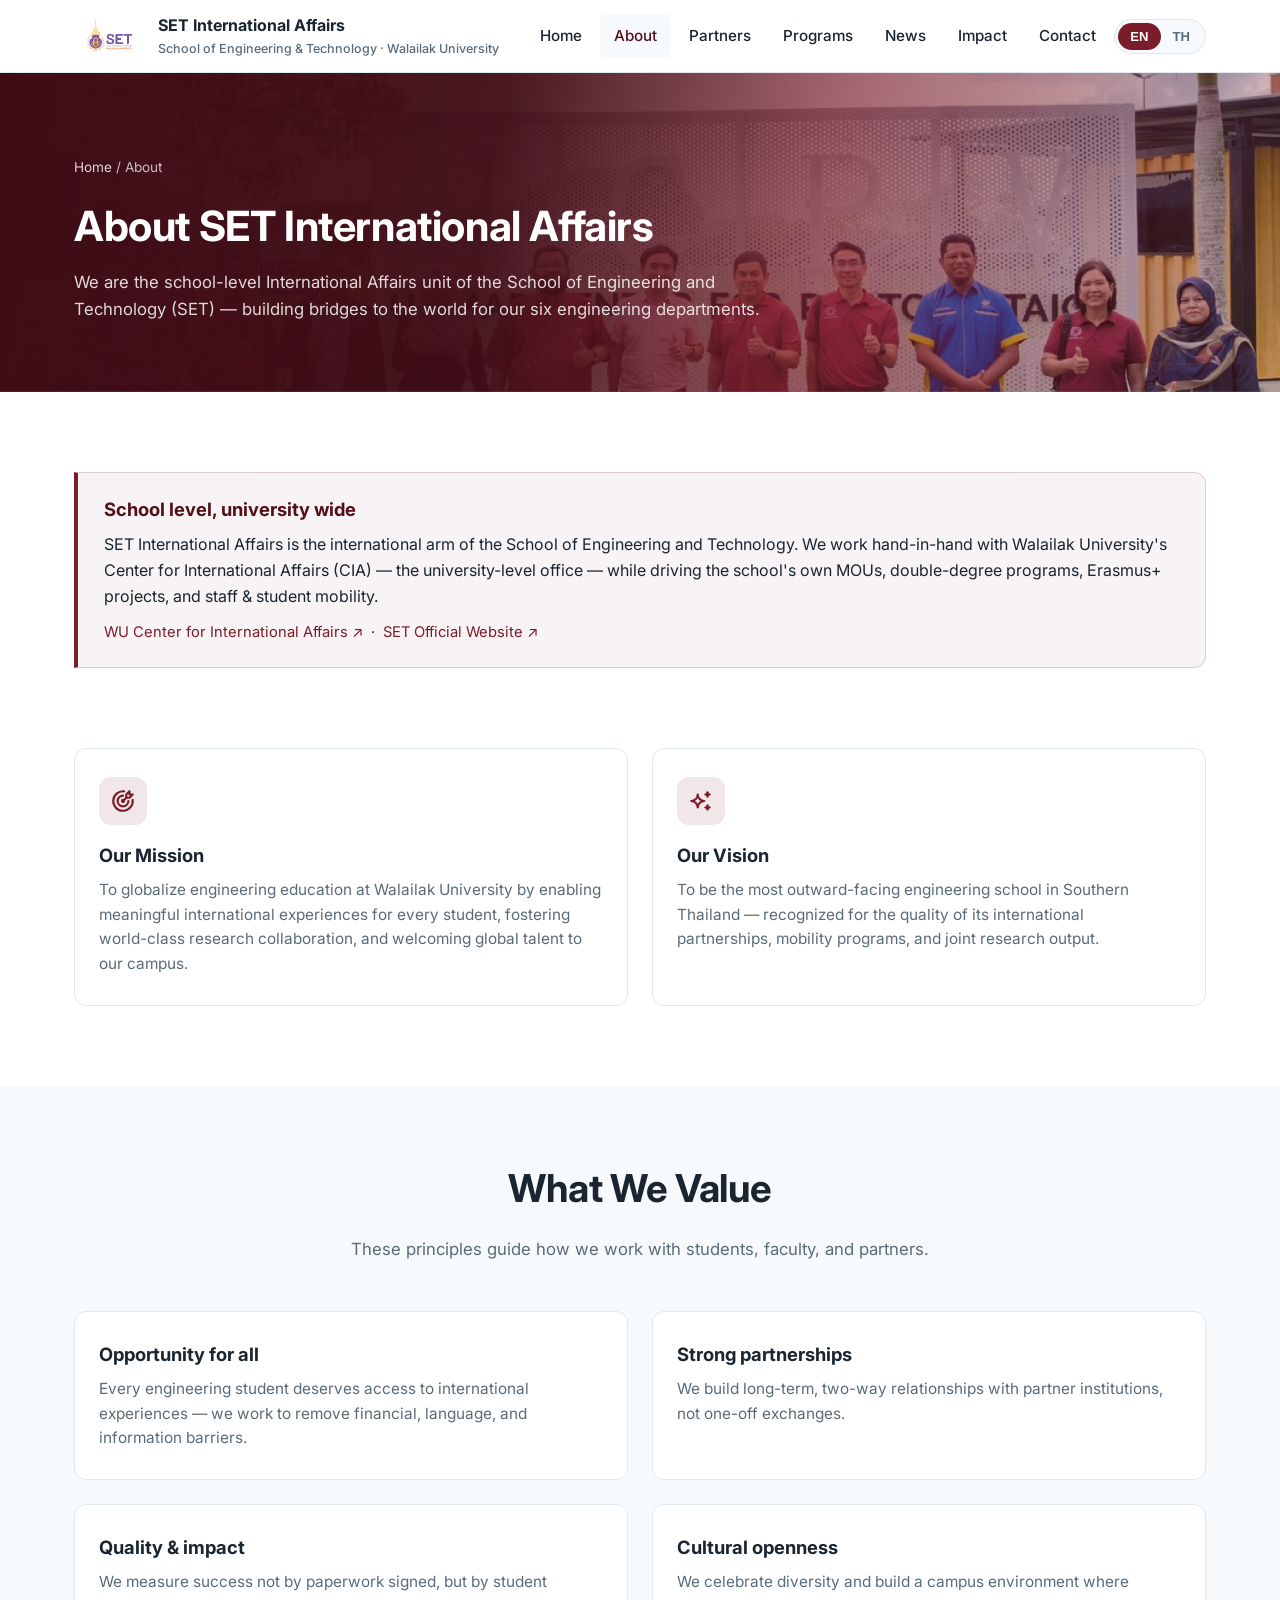
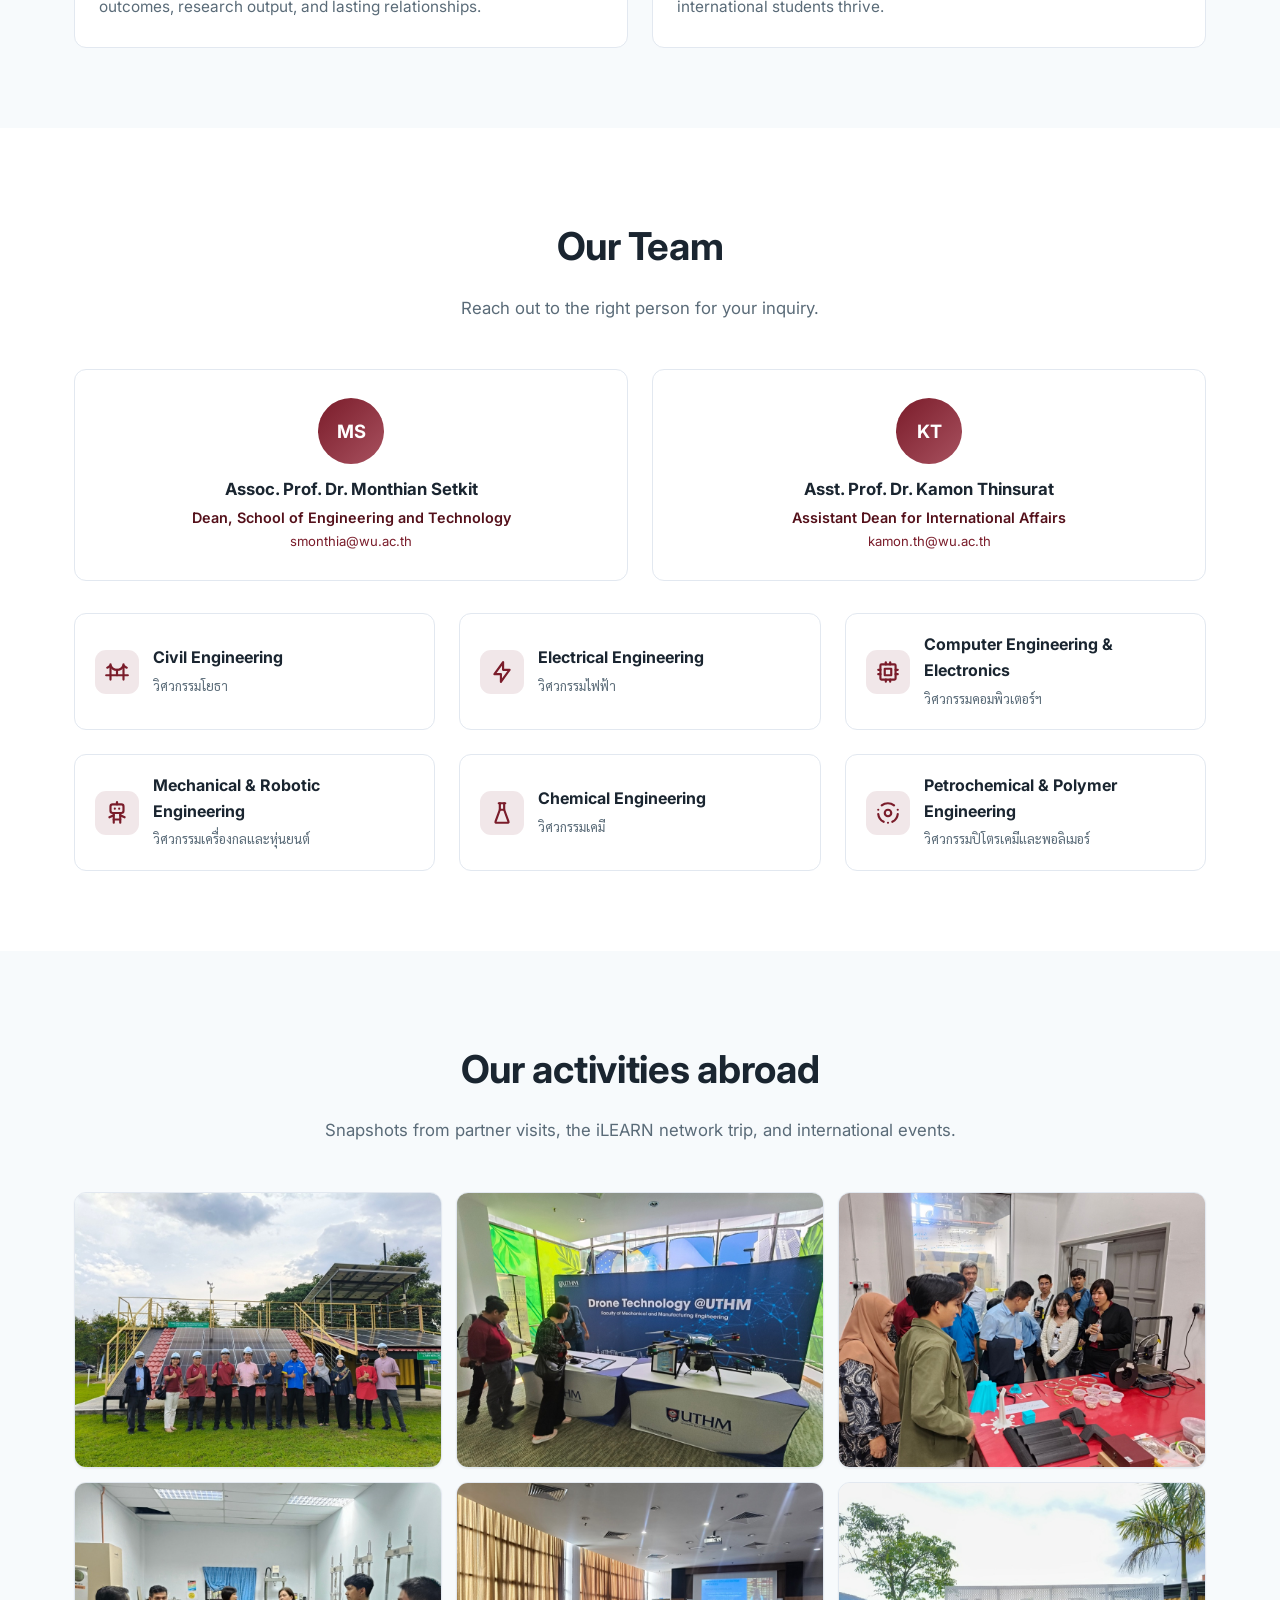
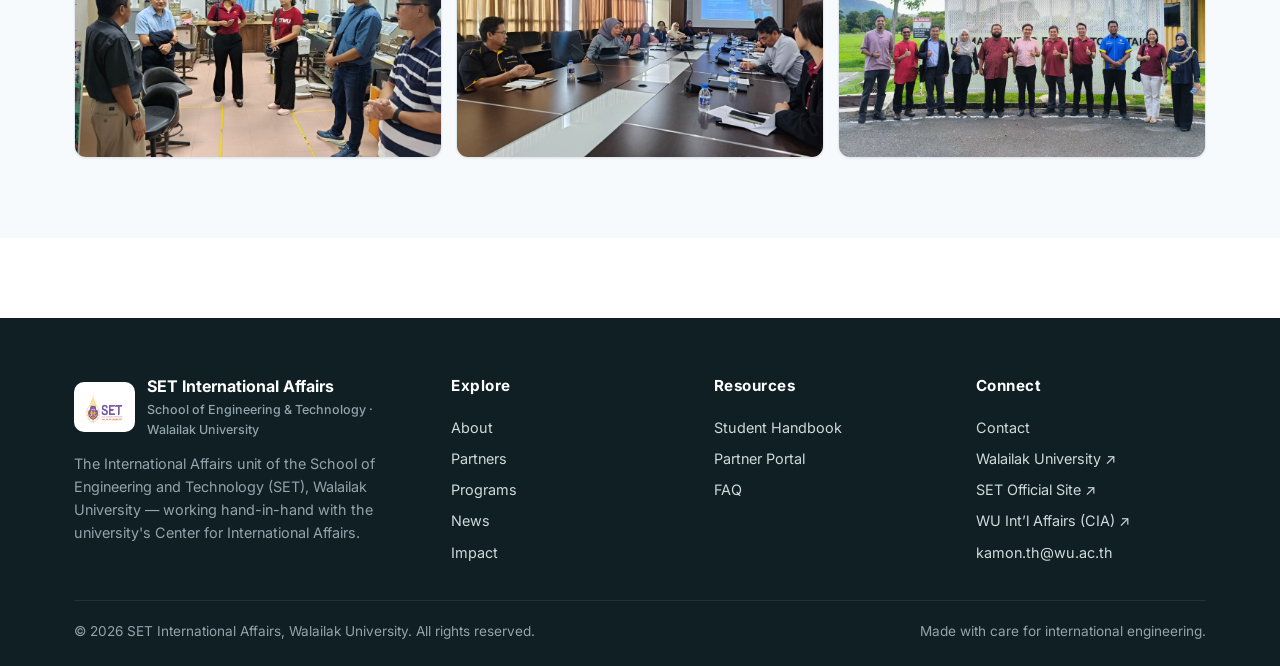
<file: pages/about.html>
<!DOCTYPE html>
<html lang="en">
<head>
  <meta charset="UTF-8" />
  <meta name="viewport" content="width=device-width, initial-scale=1.0" />
  <title>About — SET International Affairs · Walailak University</title>
  <meta name="description" content="About the International Affairs unit of the School of Engineering and Technology, Walailak University." />
  <link rel="preconnect" href="https://fonts.googleapis.com" />
  <link rel="preconnect" href="https://fonts.gstatic.com" crossorigin />
  <link href="https://fonts.googleapis.com/css2?family=Inter:wght@400;500;600;700;800&family=Sarabun:wght@400;500;600;700&display=swap" rel="stylesheet" />
  <link rel="stylesheet" href="../assets/css/style.css" />
</head>
<body>

  <header class="site-header">
    <div class="container nav">
      <a href="../index.html" class="brand">
        <span class="brand-logo-chip"><img src="../assets/images/set-logo.png" alt="SET — School of Engineering and Technology, Walailak University" /></span>
        <div>
          <div data-i18n="brand.title">SET International Affairs</div>
          <small data-i18n="brand.subtitle">School of Engineering & Technology · Walailak University</small>
        </div>
      </a>
      <ul class="nav-links">
        <li><a href="../index.html" data-i18n="nav.home">Home</a></li>
        <li><a href="about.html" data-i18n="nav.about">About</a></li>
        <li><a href="partners.html" data-i18n="nav.partners">Partners</a></li>
        <li><a href="programs.html" data-i18n="nav.programs">Programs</a></li>
        <li><a href="news.html" data-i18n="nav.news">News</a></li>
        <li><a href="impact.html" data-i18n="nav.impact">Impact</a></li>
        <li><a href="contact.html" data-i18n="nav.contact">Contact</a></li>
        <li>
          <div class="lang-toggle"><button data-lang="en" class="active">EN</button><button data-lang="th">TH</button></div>
        </li>
      </ul>
      <button class="nav-toggle" aria-label="Toggle navigation"><span></span><span></span><span></span></button>
    </div>
  </header>

  <section class="page-hero ph-about">
    <div class="container">
      <div class="breadcrumb"><a href="../index.html" data-i18n="nav.home">Home</a> / <span data-i18n="about.crumb">About</span></div>
      <h1 data-i18n="about.title">About SET International Affairs</h1>
      <p data-i18n="about.lead">We are the school-level International Affairs unit of the School of Engineering and Technology (SET) — building bridges to the world for our six engineering departments.</p>
    </div>
  </section>

  <section style="padding-bottom:0;">
    <div class="container">
      <div class="callout">
        <h3 data-i18n="about.cia.title">School level, university wide</h3>
        <p data-i18n="about.cia.body">SET International Affairs is the international arm of the School of Engineering and Technology. We work hand-in-hand with Walailak University's Center for International Affairs (CIA) — the university-level office — while driving the school's own MOUs, double-degree programs, Erasmus+ projects, and staff &amp; student mobility.</p>
        <p style="margin:12px 0 0; font-size:.92rem;"><a href="https://cia.wu.ac.th/" target="_blank" rel="noopener">WU Center for International Affairs ↗</a> &nbsp;·&nbsp; <a href="https://engineer.wu.ac.th/en/" target="_blank" rel="noopener">SET Official Website ↗</a></p>
      </div>
    </div>
  </section>

  <section>
    <div class="container">
      <div class="grid cols-2">
        <div class="card">
          <div class="icon"><img src="../assets/images/icons/target-arrow.svg" alt="" /></div>
          <h3 data-i18n="about.mission.title">Our Mission</h3>
          <p data-i18n="about.mission.body">To globalize engineering education at Walailak University by enabling meaningful international experiences for every student, fostering world-class research collaboration, and welcoming global talent to our campus.</p>
        </div>
        <div class="card">
          <div class="icon"><img src="../assets/images/icons/sparkles.svg" alt="" /></div>
          <h3 data-i18n="about.vision.title">Our Vision</h3>
          <p data-i18n="about.vision.body">To be the most outward-facing engineering school in Southern Thailand — recognized for the quality of its international partnerships, mobility programs, and joint research output.</p>
        </div>
      </div>
    </div>
  </section>

  <section style="background: var(--color-surface); padding-top:64px;">
    <div class="container">
      <div class="section-head">
        <h2 data-i18n="about.values.title">What We Value</h2>
        <p data-i18n="about.values.sub">These principles guide how we work with students, faculty, and partners.</p>
      </div>
      <div class="grid cols-2">
        <div class="card">
          <h3 data-i18n="about.values.v1.title">Opportunity for all</h3>
          <p data-i18n="about.values.v1.desc">Every engineering student deserves access to international experiences — we work to remove financial, language, and information barriers.</p>
        </div>
        <div class="card">
          <h3 data-i18n="about.values.v2.title">Strong partnerships</h3>
          <p data-i18n="about.values.v2.desc">We build long-term, two-way relationships with partner institutions, not one-off exchanges.</p>
        </div>
        <div class="card">
          <h3 data-i18n="about.values.v3.title">Quality & impact</h3>
          <p data-i18n="about.values.v3.desc">We measure success not by paperwork signed, but by student outcomes, research output, and lasting relationships.</p>
        </div>
        <div class="card">
          <h3 data-i18n="about.values.v4.title">Cultural openness</h3>
          <p data-i18n="about.values.v4.desc">We celebrate diversity and build a campus environment where international students thrive.</p>
        </div>
      </div>
    </div>
  </section>

  <section>
    <div class="container">
      <div class="section-head">
        <h2 data-i18n="about.team.title">Our Team</h2>
        <p data-i18n="about.team.sub">Reach out to the right person for your inquiry.</p>
      </div>
      <div class="grid cols-2">
        <div class="card leader-card">
          <div class="avatar">MS</div>
          <h3>Assoc. Prof. Dr. Monthian Setkit</h3>
          <p class="role" data-i18n="about.team.role1">Dean, School of Engineering and Technology</p>
          <p class="dept"><a href="mailto:smonthia@wu.ac.th">smonthia@wu.ac.th</a></p>
        </div>
        <div class="card leader-card">
          <div class="avatar">KT</div>
          <h3>Asst. Prof. Dr. Kamon Thinsurat</h3>
          <p class="role" data-i18n="about.team.role2">Assistant Dean for International Affairs</p>
          <p class="dept"><a href="mailto:kamon.th@wu.ac.th">kamon.th@wu.ac.th</a></p>
        </div>
      </div>
      <div class="grid cols-3 mt-4">
        <a class="discipline" href="https://engineer.wu.ac.th/en/civil-engineering-2/" target="_blank" rel="noopener" style="color:inherit;"><div class="d-ic"><img src="../assets/images/icons/building-bridge.svg" alt="" /></div><div><h4>Civil Engineering</h4><small>วิศวกรรมโยธา</small></div></a>
        <a class="discipline" href="https://engineer.wu.ac.th/en/electrical-engineering-2/" target="_blank" rel="noopener" style="color:inherit;"><div class="d-ic"><img src="../assets/images/icons/bolt.svg" alt="" /></div><div><h4>Electrical Engineering</h4><small>วิศวกรรมไฟฟ้า</small></div></a>
        <a class="discipline" href="https://engineer.wu.ac.th/en/computer-engineering-and-intelligent-systems/" target="_blank" rel="noopener" style="color:inherit;"><div class="d-ic"><img src="../assets/images/icons/cpu.svg" alt="" /></div><div><h4>Computer Engineering &amp; Electronics</h4><small>วิศวกรรมคอมพิวเตอร์ฯ</small></div></a>
        <a class="discipline" href="https://engineer.wu.ac.th/en/mechanical-engineering-and-robotics/" target="_blank" rel="noopener" style="color:inherit;"><div class="d-ic"><img src="../assets/images/icons/robot.svg" alt="" /></div><div><h4>Mechanical &amp; Robotic Engineering</h4><small>วิศวกรรมเครื่องกลและหุ่นยนต์</small></div></a>
        <a class="discipline" href="https://engineer.wu.ac.th/en/chemical-engineering-2/" target="_blank" rel="noopener" style="color:inherit;"><div class="d-ic"><img src="../assets/images/icons/flask.svg" alt="" /></div><div><h4>Chemical Engineering</h4><small>วิศวกรรมเคมี</small></div></a>
        <a class="discipline" href="https://engineer.wu.ac.th/en/polymer-engineering/" target="_blank" rel="noopener" style="color:inherit;"><div class="d-ic"><img src="../assets/images/icons/atom-2.svg" alt="" /></div><div><h4>Petrochemical &amp; Polymer Engineering</h4><small>วิศวกรรมปิโตรเคมีและพอลิเมอร์</small></div></a>
      </div>
    </div>
  </section>

  <section style="background:var(--color-surface);">
    <div class="container">
      <div class="section-head">
        <h2 data-i18n="about.gallery.title">Our activities abroad</h2>
        <p data-i18n="about.gallery.sub">Snapshots from partner visits, the iLEARN network trip, and international events.</p>
      </div>
      <div class="gallery-grid">
        <a href="../assets/images/gallery/g1.jpg" target="_blank" rel="noopener"><img src="../assets/images/gallery/g1.jpg" alt="SET international activity" loading="lazy" /></a>
        <a href="../assets/images/gallery/g2.jpg" target="_blank" rel="noopener"><img src="../assets/images/gallery/g2.jpg" alt="SET international activity" loading="lazy" /></a>
        <a href="../assets/images/gallery/g3.jpg" target="_blank" rel="noopener"><img src="../assets/images/gallery/g3.jpg" alt="SET international activity" loading="lazy" /></a>
        <a href="../assets/images/gallery/g4.jpg" target="_blank" rel="noopener"><img src="../assets/images/gallery/g4.jpg" alt="SET international activity" loading="lazy" /></a>
        <a href="../assets/images/gallery/g5.jpg" target="_blank" rel="noopener"><img src="../assets/images/gallery/g5.jpg" alt="SET international activity" loading="lazy" /></a>
        <a href="../assets/images/gallery/g6.jpg" target="_blank" rel="noopener"><img src="../assets/images/gallery/g6.jpg" alt="SET international activity" loading="lazy" /></a>
      </div>
    </div>
  </section>

  <footer class="site-footer">
    <div class="container">
      <div class="footer-grid">
        <div class="footer-brand">
          <div class="brand" style="color:#fff;">
            <span class="brand-logo-chip"><img src="../assets/images/set-logo.png" alt="SET — School of Engineering and Technology, Walailak University" /></span>
            <div><div data-i18n="brand.title">SET International Affairs</div><small style="color:#93a4aa;" data-i18n="brand.subtitle">School of Engineering & Technology · Walailak University</small></div>
          </div>
          <p data-i18n="footer.about">The International Affairs unit of the School of Engineering and Technology (SET), Walailak University.</p>
        </div>
        <div><h4 data-i18n="footer.explore">Explore</h4>
          <a href="about.html" data-i18n="nav.about">About</a>
          <a href="partners.html" data-i18n="nav.partners">Partners</a>
          <a href="programs.html" data-i18n="nav.programs">Programs</a>
          <a href="news.html" data-i18n="nav.news">News</a>
          <a href="impact.html" data-i18n="nav.impact">Impact</a>
        </div>
        <div><h4 data-i18n="footer.resources">Resources</h4>
          <a href="news.html" data-i18n="footer.resources.handbook">Student Handbook</a>
          <a href="partners.html" data-i18n="footer.resources.partners">Partner Portal</a>
          <a href="contact.html" data-i18n="footer.resources.faq">FAQ</a>
        </div>
        <div><h4 data-i18n="footer.connect">Connect</h4>
          <a href="contact.html" data-i18n="nav.contact">Contact</a>
          <a href="https://www.wu.ac.th" target="_blank" rel="noopener">Walailak University ↗</a>
          <a href="https://engineer.wu.ac.th/en/" target="_blank" rel="noopener">SET Official Site ↗</a>
          <a href="https://cia.wu.ac.th/" target="_blank" rel="noopener">WU Int’l Affairs (CIA) ↗</a>
          <a href="mailto:kamon.th@wu.ac.th">kamon.th@wu.ac.th</a>
        </div>
      </div>
      <div class="footer-bottom">
        <span data-i18n="footer.copyright">© 2026 SET International Affairs, Walailak University. All rights reserved.</span>
        <span>Made with care for international engineering.</span>
      </div>
    </div>
  </footer>

  <script src="../assets/js/i18n.js"></script>
  <script src="../assets/js/main.js"></script>
</body>
</html>
</file>
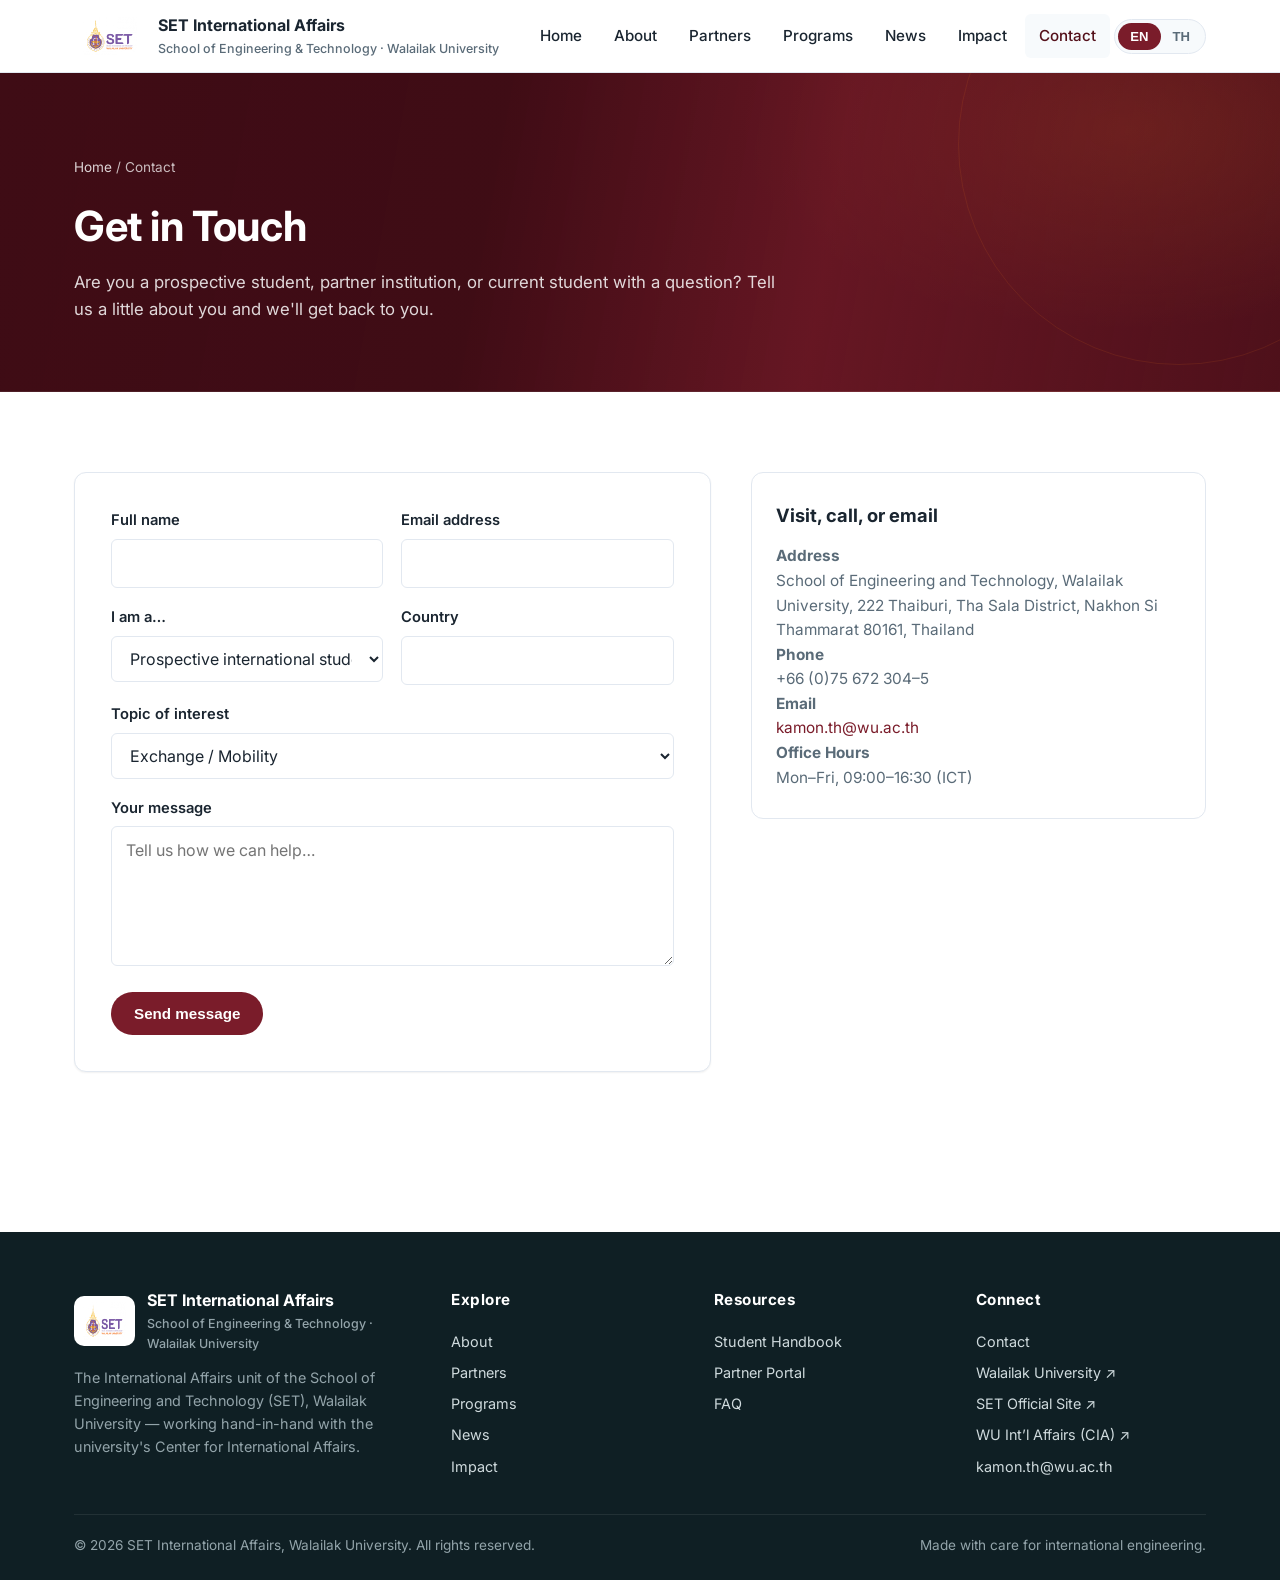
<file: pages/contact.html>
<!DOCTYPE html>
<html lang="en">
<head>
  <meta charset="UTF-8" />
  <meta name="viewport" content="width=device-width, initial-scale=1.0" />
  <title>Contact — SET International Affairs · Walailak University</title>
  <meta name="description" content="Get in touch with the International Affairs unit of the School of Engineering and Technology, Walailak University." />
  <link rel="preconnect" href="https://fonts.googleapis.com" />
  <link rel="preconnect" href="https://fonts.gstatic.com" crossorigin />
  <link href="https://fonts.googleapis.com/css2?family=Inter:wght@400;500;600;700;800&family=Sarabun:wght@400;500;600;700&display=swap" rel="stylesheet" />
  <link rel="stylesheet" href="../assets/css/style.css" />
</head>
<body>

  <header class="site-header">
    <div class="container nav">
      <a href="../index.html" class="brand">
        <span class="brand-logo-chip"><img src="../assets/images/set-logo.png" alt="SET — School of Engineering and Technology, Walailak University" /></span>
        <div><div data-i18n="brand.title">SET International Affairs</div><small data-i18n="brand.subtitle">School of Engineering & Technology · Walailak University</small></div>
      </a>
      <ul class="nav-links">
        <li><a href="../index.html" data-i18n="nav.home">Home</a></li>
        <li><a href="about.html" data-i18n="nav.about">About</a></li>
        <li><a href="partners.html" data-i18n="nav.partners">Partners</a></li>
        <li><a href="programs.html" data-i18n="nav.programs">Programs</a></li>
        <li><a href="news.html" data-i18n="nav.news">News</a></li>
        <li><a href="impact.html" data-i18n="nav.impact">Impact</a></li>
        <li><a href="contact.html" data-i18n="nav.contact">Contact</a></li>
        <li><div class="lang-toggle"><button data-lang="en" class="active">EN</button><button data-lang="th">TH</button></div></li>
      </ul>
      <button class="nav-toggle" aria-label="Toggle navigation"><span></span><span></span><span></span></button>
    </div>
  </header>

  <section class="page-hero ph-abstract">
    <div class="container">
      <div class="breadcrumb"><a href="../index.html" data-i18n="nav.home">Home</a> / <span data-i18n="contact.crumb">Contact</span></div>
      <h1 data-i18n="contact.title">Get in Touch</h1>
      <p data-i18n="contact.lead">Are you a prospective student, partner institution, or current student with a question? Tell us a little about you and we'll get back to you.</p>
    </div>
  </section>

  <section>
    <div class="container" style="display:grid; grid-template-columns: 1.4fr 1fr; gap:40px;">
      <!-- Form -->
      <form class="form-card" id="contact-form" action="https://formsubmit.co/kamon.th@wu.ac.th" method="POST">
        <input type="hidden" name="_subject" value="[SET International Affairs] New website inquiry" />
        <input type="hidden" name="_template" value="table" />
        <input type="hidden" name="_captcha" value="false" />
        <input type="hidden" name="_next" value="https://kamonnook.github.io/set-cia-website/pages/contact.html?sent=1" />
        <input type="text" name="_honey" style="display:none" tabindex="-1" autocomplete="off" />
        <div id="sent-note" class="note" style="display:none; margin-bottom:18px; background:#e7f6ee; border-color:#bfe6cf; color:#1c7a48;">
          ✅ Message sent — we'll get back to you soon. · ส่งข้อความเรียบร้อยแล้ว เราจะติดต่อกลับโดยเร็ว
        </div>
        <div class="field-row">
          <div class="field">
            <label data-i18n="contact.form.name">Full name</label>
            <input type="text" name="name" required />
          </div>
          <div class="field">
            <label data-i18n="contact.form.email">Email address</label>
            <input type="email" name="email" required />
          </div>
        </div>

        <div class="field-row">
          <div class="field">
            <label data-i18n="contact.form.role">I am a…</label>
            <select name="role" required>
              <option value="student" data-i18n="contact.form.role.student">Prospective international student</option>
              <option value="partner" data-i18n="contact.form.role.partner">Partner / institution representative</option>
              <option value="walailak" data-i18n="contact.form.role.walailak">Walailak student</option>
              <option value="other" data-i18n="contact.form.role.other">Other</option>
            </select>
          </div>
          <div class="field">
            <label data-i18n="contact.form.country">Country</label>
            <input type="text" name="country" />
          </div>
        </div>

        <div class="field">
          <label data-i18n="contact.form.topic">Topic of interest</label>
          <select name="topic" id="topic">
            <option value="exchange" data-i18n="contact.form.topic.exchange">Exchange / Mobility</option>
            <option value="degree" data-i18n="contact.form.topic.degree">Degree program</option>
            <option value="scholarship" data-i18n="contact.form.topic.scholarship">Scholarship</option>
            <option value="partnership" data-i18n="contact.form.topic.partnership">Partnership / MOU</option>
            <option value="advertising" data-i18n="contact.form.topic.advertising">Partner advertising opportunity</option>
            <option value="other" data-i18n="contact.form.topic.other">Other</option>
          </select>
        </div>

        <div class="field">
          <label data-i18n="contact.form.message">Your message</label>
          <textarea name="message" required data-i18n-placeholder="contact.form.message.ph" placeholder="Tell us how we can help…"></textarea>
        </div>

        <button class="btn btn-primary" type="submit" data-i18n="contact.form.submit">Send message</button>
        <!-- Editors: the form posts via formsubmit.co to kamon.th@wu.ac.th.
             First-ever submission triggers a one-time activation email to that
             address — click the link in it once and the form goes live. -->
      </form>

      <!-- Info -->
      <aside>
        <div class="card">
          <h3 data-i18n="contact.info.title">Visit, call, or email</h3>
          <p style="margin-top:14px;"><b data-i18n="contact.info.addr.title">Address</b><br>
            <span data-i18n="contact.info.addr.body">School of Engineering and Technology, Walailak University, 222 Thaiburi, Tha Sala District, Nakhon Si Thammarat 80161, Thailand</span>
          </p>
          <p><b data-i18n="contact.info.phone.title">Phone</b><br>+66 (0)75 672 304–5</p>
          <p><b data-i18n="contact.info.email.title">Email</b><br><a href="mailto:kamon.th@wu.ac.th">kamon.th@wu.ac.th</a></p>
          <p><b data-i18n="contact.info.hours.title">Office Hours</b><br><span data-i18n="contact.info.hours.body">Mon–Fri, 09:00–16:30 (ICT)</span></p>
        </div>
      </aside>
    </div>
  </section>

  <footer class="site-footer">
    <div class="container">
      <div class="footer-grid">
        <div class="footer-brand">
          <div class="brand" style="color:#fff;"><span class="brand-logo-chip"><img src="../assets/images/set-logo.png" alt="SET — School of Engineering and Technology, Walailak University" /></span><div><div data-i18n="brand.title">SET International Affairs</div><small style="color:#93a4aa;" data-i18n="brand.subtitle">School of Engineering & Technology · Walailak University</small></div></div>
          <p data-i18n="footer.about">The International Affairs unit of the School of Engineering and Technology (SET), Walailak University.</p>
        </div>
        <div><h4 data-i18n="footer.explore">Explore</h4>
          <a href="about.html" data-i18n="nav.about">About</a><a href="partners.html" data-i18n="nav.partners">Partners</a>
          <a href="programs.html" data-i18n="nav.programs">Programs</a><a href="news.html" data-i18n="nav.news">News</a><a href="impact.html" data-i18n="nav.impact">Impact</a>
        </div>
        <div><h4 data-i18n="footer.resources">Resources</h4>
          <a href="news.html" data-i18n="footer.resources.handbook">Student Handbook</a>
          <a href="partners.html" data-i18n="footer.resources.partners">Partner Portal</a>
          <a href="contact.html" data-i18n="footer.resources.faq">FAQ</a>
        </div>
        <div><h4 data-i18n="footer.connect">Connect</h4>
          <a href="contact.html" data-i18n="nav.contact">Contact</a>
          <a href="https://www.wu.ac.th" target="_blank" rel="noopener">Walailak University ↗</a>
          <a href="https://engineer.wu.ac.th/en/" target="_blank" rel="noopener">SET Official Site ↗</a>
          <a href="https://cia.wu.ac.th/" target="_blank" rel="noopener">WU Int’l Affairs (CIA) ↗</a>
          <a href="mailto:kamon.th@wu.ac.th">kamon.th@wu.ac.th</a>
        </div>
      </div>
      <div class="footer-bottom"><span data-i18n="footer.copyright">© 2026 SET International Affairs, Walailak University. All rights reserved.</span><span>Made with care for international engineering.</span></div>
    </div>
  </footer>

  <script src="../assets/js/i18n.js"></script>
  <script src="../assets/js/main.js"></script>
  <script>
    // pre-select topic via ?topic= query param
    (function () {
      const params = new URLSearchParams(location.search);
      const topic = params.get("topic");
      if (topic) {
        const sel = document.getElementById("topic");
        if (sel) sel.value = topic;
      }
    })();
  </script>
<script>
    if (new URLSearchParams(location.search).has("sent")) {
      var n = document.getElementById("sent-note");
      if (n) { n.style.display = "block"; n.scrollIntoView({ block: "center" }); }
    }
  </script>
</body>
</html>
</file>
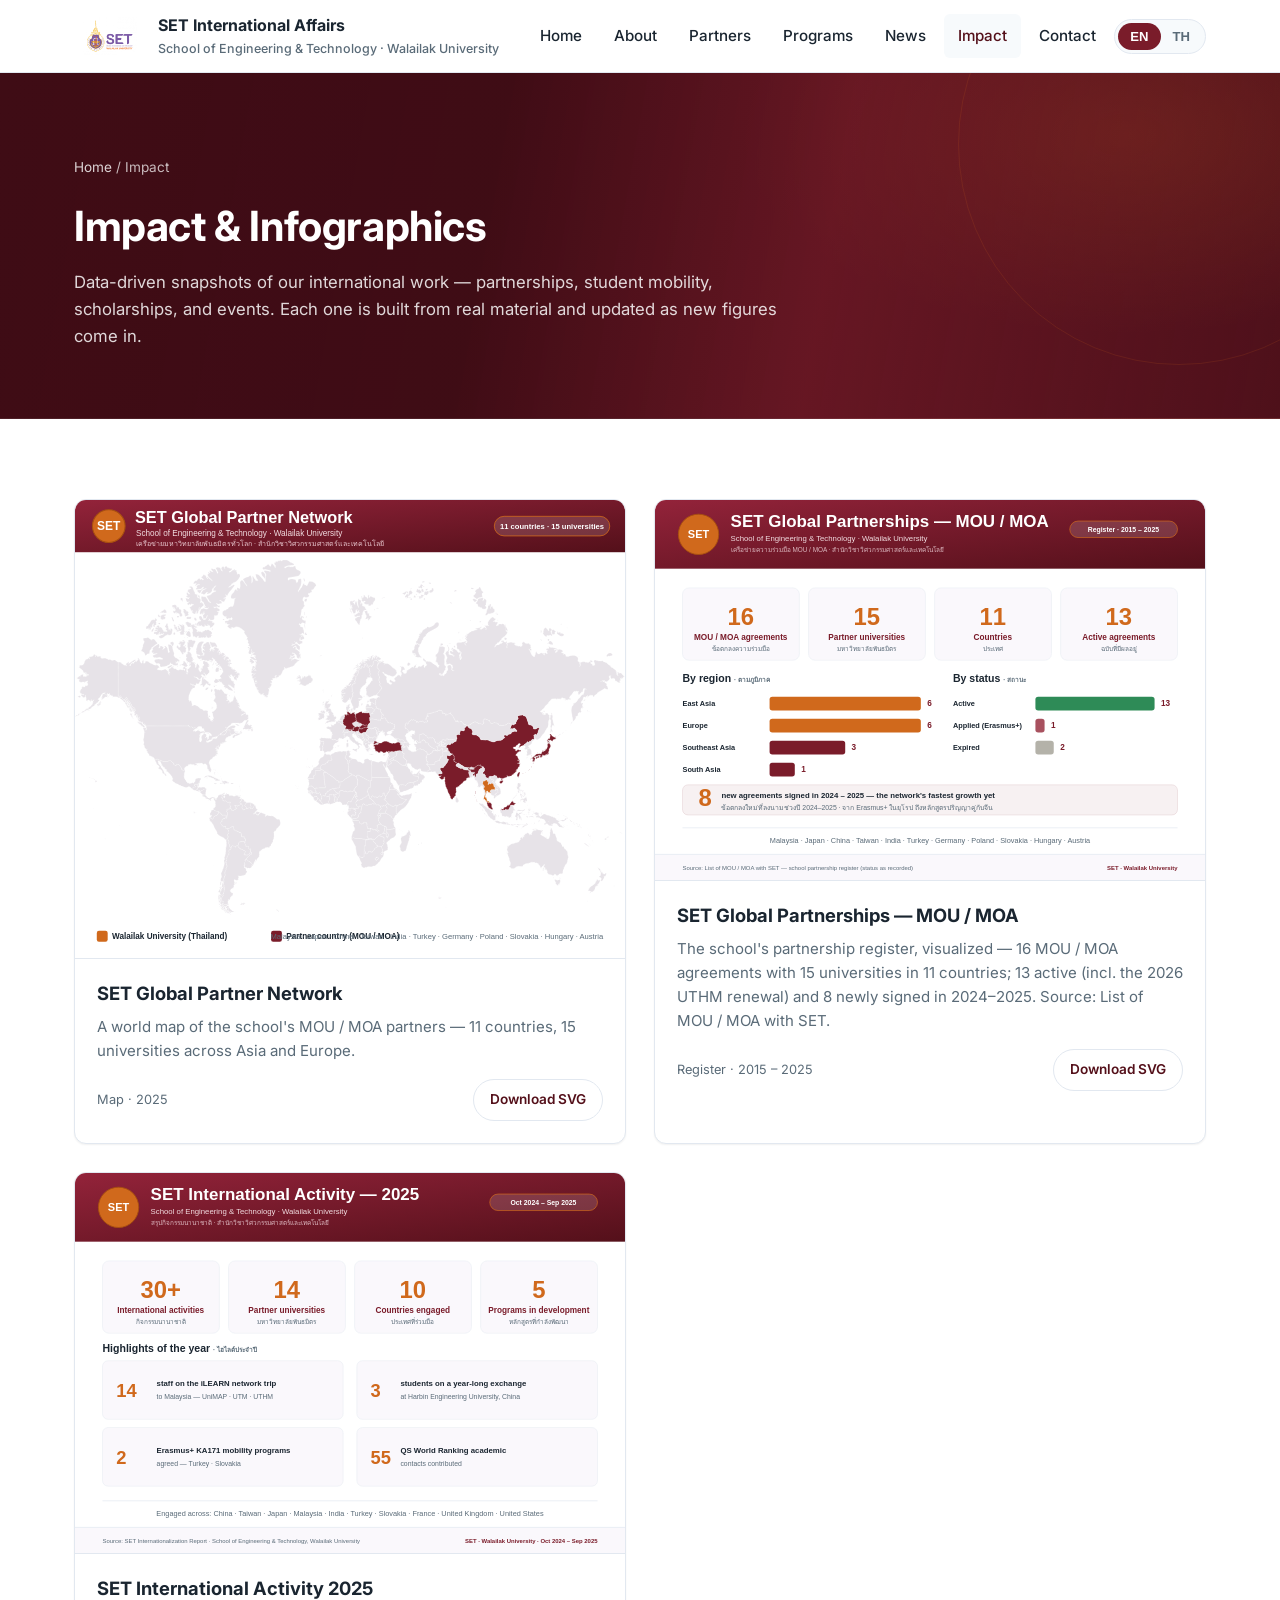
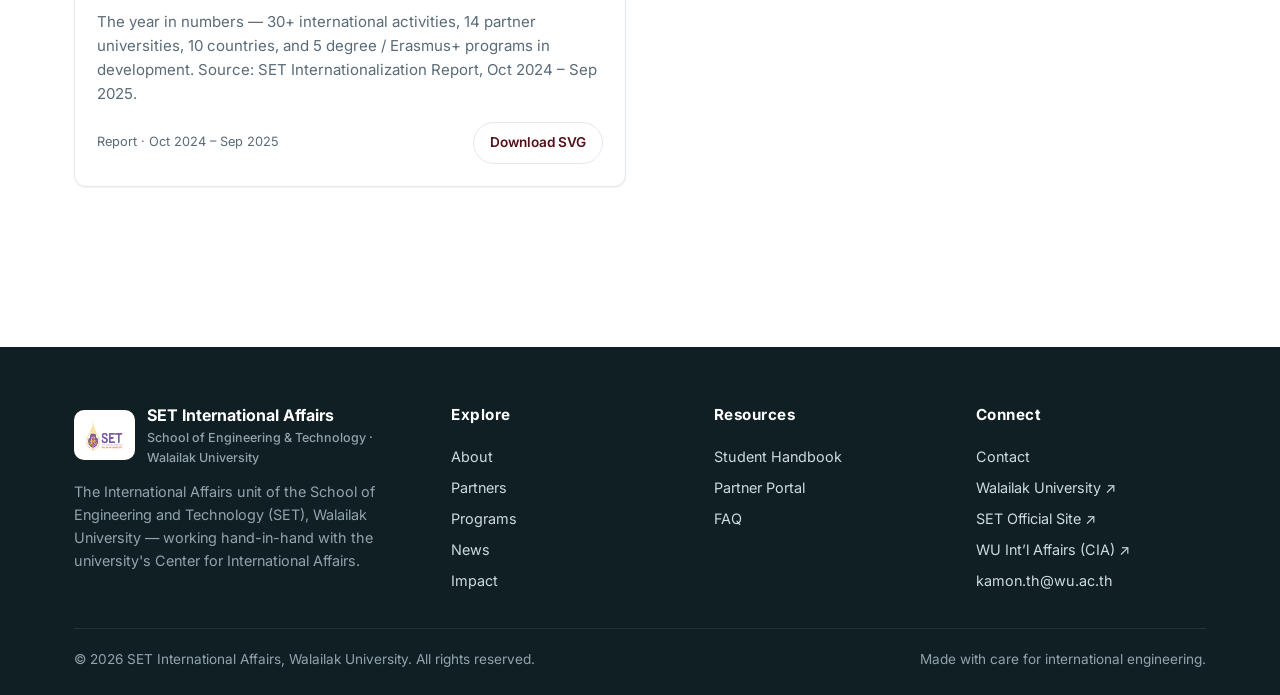
<file: pages/impact.html>
<!DOCTYPE html>
<html lang="en">
<head>
  <meta charset="UTF-8" />
  <meta name="viewport" content="width=device-width, initial-scale=1.0" />
  <title>Impact & Infographics — SET International Affairs · Walailak University</title>
  <meta name="description" content="Data-driven infographics on the international work of the School of Engineering and Technology, Walailak University — partnerships, mobility, scholarships, and events." />
  <link rel="preconnect" href="https://fonts.googleapis.com" />
  <link rel="preconnect" href="https://fonts.gstatic.com" crossorigin />
  <link href="https://fonts.googleapis.com/css2?family=Inter:wght@400;500;600;700;800&family=Sarabun:wght@400;500;600;700&display=swap" rel="stylesheet" />
  <link rel="stylesheet" href="../assets/css/style.css" />
</head>
<body>

  <header class="site-header">
    <div class="container nav">
      <a href="../index.html" class="brand">
        <span class="brand-logo-chip"><img src="../assets/images/set-logo.png" alt="SET — School of Engineering and Technology, Walailak University" /></span>
        <div>
          <div data-i18n="brand.title">SET International Affairs</div>
          <small data-i18n="brand.subtitle">School of Engineering & Technology · Walailak University</small>
        </div>
      </a>
      <ul class="nav-links">
        <li><a href="../index.html" data-i18n="nav.home">Home</a></li>
        <li><a href="about.html" data-i18n="nav.about">About</a></li>
        <li><a href="partners.html" data-i18n="nav.partners">Partners</a></li>
        <li><a href="programs.html" data-i18n="nav.programs">Programs</a></li>
        <li><a href="news.html" data-i18n="nav.news">News</a></li>
        <li><a href="impact.html" data-i18n="nav.impact">Impact</a></li>
        <li><a href="contact.html" data-i18n="nav.contact">Contact</a></li>
        <li>
          <div class="lang-toggle"><button data-lang="en" class="active">EN</button><button data-lang="th">TH</button></div>
        </li>
      </ul>
      <button class="nav-toggle" aria-label="Toggle navigation"><span></span><span></span><span></span></button>
    </div>
  </header>

  <section class="page-hero ph-abstract">
    <div class="container">
      <div class="breadcrumb"><a href="../index.html" data-i18n="nav.home">Home</a> / <span data-i18n="impact.crumb">Impact</span></div>
      <h1 data-i18n="impact.title">Impact &amp; Infographics</h1>
      <p data-i18n="impact.lead">Data-driven snapshots of our international work — partnerships, student mobility, scholarships, and events. Each one is built from real material and updated as new figures come in.</p>
    </div>
  </section>

  <section>
    <div class="container">
      <!-- Editors: new infographics are produced from files dropped into
           "0. Infographic Inbox (DROP HERE)" — ask Claude to "make an
           infographic from the inbox", then add a card here. -->
      <div class="ig-grid">

        <article class="ig-card">
          <figure>
            <img class="ig-media" src="../assets/infographics/04-partner-world-map.svg" alt="World map of SET partner countries" loading="lazy" />
            <figcaption>
              <h3 data-i18n="impact.ig4.title">SET Global Partner Network</h3>
              <p data-i18n="impact.ig4.desc">A world map of the school's MOU / MOA partners — 11 countries, 15 universities across Asia and Europe.</p>
              <div class="ig-meta">
                <span class="ig-date" data-i18n="impact.ig4.date">Map · 2025</span>
                <a class="btn btn-ghost" href="../assets/infographics/04-partner-world-map.svg" download data-i18n="impact.download">Download SVG</a>
              </div>
            </figcaption>
          </figure>
        </article>

        <!-- Infographic card. Duplicate this <article> block for each new infographic. -->
        <article class="ig-card">
          <figure>
            <img class="ig-media"
                 src="../assets/infographics/03-mou-partnership-network.svg"
                 alt="SET global partnerships: 16 MOU and MOA agreements with 15 partner universities in 11 countries; 12 active; 8 new agreements signed in 2024 to 2025."
                 loading="lazy" />
            <figcaption>
              <h3 data-i18n="impact.ig3.title">SET Global Partnerships — MOU / MOA</h3>
              <p data-i18n="impact.ig3.desc">The school's partnership register, visualized — 16 MOU / MOA agreements with 15 universities in 11 countries; 12 active and 8 newly signed in 2024–2025. Source: List of MOU / MOA with SET.</p>
              <div class="ig-meta">
                <span class="ig-date" data-i18n="impact.ig3.date">Register · 2015 – 2025</span>
                <a class="btn btn-ghost" href="../assets/infographics/03-mou-partnership-network.svg" download data-i18n="impact.download">Download SVG</a>
              </div>
            </figcaption>
          </figure>
        </article>

        <article class="ig-card">
          <figure>
            <img class="ig-media"
                 src="../assets/infographics/02-international-activity-2025.svg"
                 alt="SET international activity Oct 2024 to Sep 2025: 30+ activities, 14 partner universities, 10 countries, 5 programs in development."
                 loading="lazy" />
            <figcaption>
              <h3 data-i18n="impact.ig2.title">SET International Activity 2025</h3>
              <p data-i18n="impact.ig2.desc">The year in numbers — 30+ international activities, 14 partner universities, 10 countries, and 5 degree / Erasmus+ programs in development. Source: SET Internationalization Report, Oct 2024 – Sep 2025.</p>
              <div class="ig-meta">
                <span class="ig-date" data-i18n="impact.ig2.date">Report · Oct 2024 – Sep 2025</span>
                <a class="btn btn-ghost" href="../assets/infographics/02-international-activity-2025.svg" download data-i18n="impact.download">Download SVG</a>
              </div>
            </figcaption>
          </figure>
        </article>


      </div>
    </div>
  </section>

  <footer class="site-footer">
    <div class="container">
      <div class="footer-grid">
        <div class="footer-brand">
          <div class="brand" style="color:#fff;">
            <span class="brand-logo-chip"><img src="../assets/images/set-logo.png" alt="SET — School of Engineering and Technology, Walailak University" /></span>
            <div><div data-i18n="brand.title">SET International Affairs</div><small style="color:#93a4aa;" data-i18n="brand.subtitle">School of Engineering & Technology · Walailak University</small></div>
          </div>
          <p data-i18n="footer.about">The International Affairs unit of the School of Engineering and Technology (SET), Walailak University.</p>
        </div>
        <div><h4 data-i18n="footer.explore">Explore</h4>
          <a href="about.html" data-i18n="nav.about">About</a>
          <a href="partners.html" data-i18n="nav.partners">Partners</a>
          <a href="programs.html" data-i18n="nav.programs">Programs</a>
          <a href="news.html" data-i18n="nav.news">News</a>
          <a href="impact.html" data-i18n="nav.impact">Impact</a>
        </div>
        <div><h4 data-i18n="footer.resources">Resources</h4>
          <a href="news.html" data-i18n="footer.resources.handbook">Student Handbook</a>
          <a href="partners.html" data-i18n="footer.resources.partners">Partner Portal</a>
          <a href="contact.html" data-i18n="footer.resources.faq">FAQ</a>
        </div>
        <div><h4 data-i18n="footer.connect">Connect</h4>
          <a href="contact.html" data-i18n="nav.contact">Contact</a>
          <a href="https://www.wu.ac.th" target="_blank" rel="noopener">Walailak University ↗</a>
          <a href="https://engineer.wu.ac.th/en/" target="_blank" rel="noopener">SET Official Site ↗</a>
          <a href="https://cia.wu.ac.th/" target="_blank" rel="noopener">WU Int’l Affairs (CIA) ↗</a>
          <a href="mailto:kamon.th@wu.ac.th">kamon.th@wu.ac.th</a>
        </div>
      </div>
      <div class="footer-bottom">
        <span data-i18n="footer.copyright">© 2026 SET International Affairs, Walailak University. All rights reserved.</span>
        <span>Made with care for international engineering.</span>
      </div>
    </div>
  </footer>

  <script src="../assets/js/i18n.js"></script>
  <script src="../assets/js/main.js"></script>
</body>
</html>
</file>
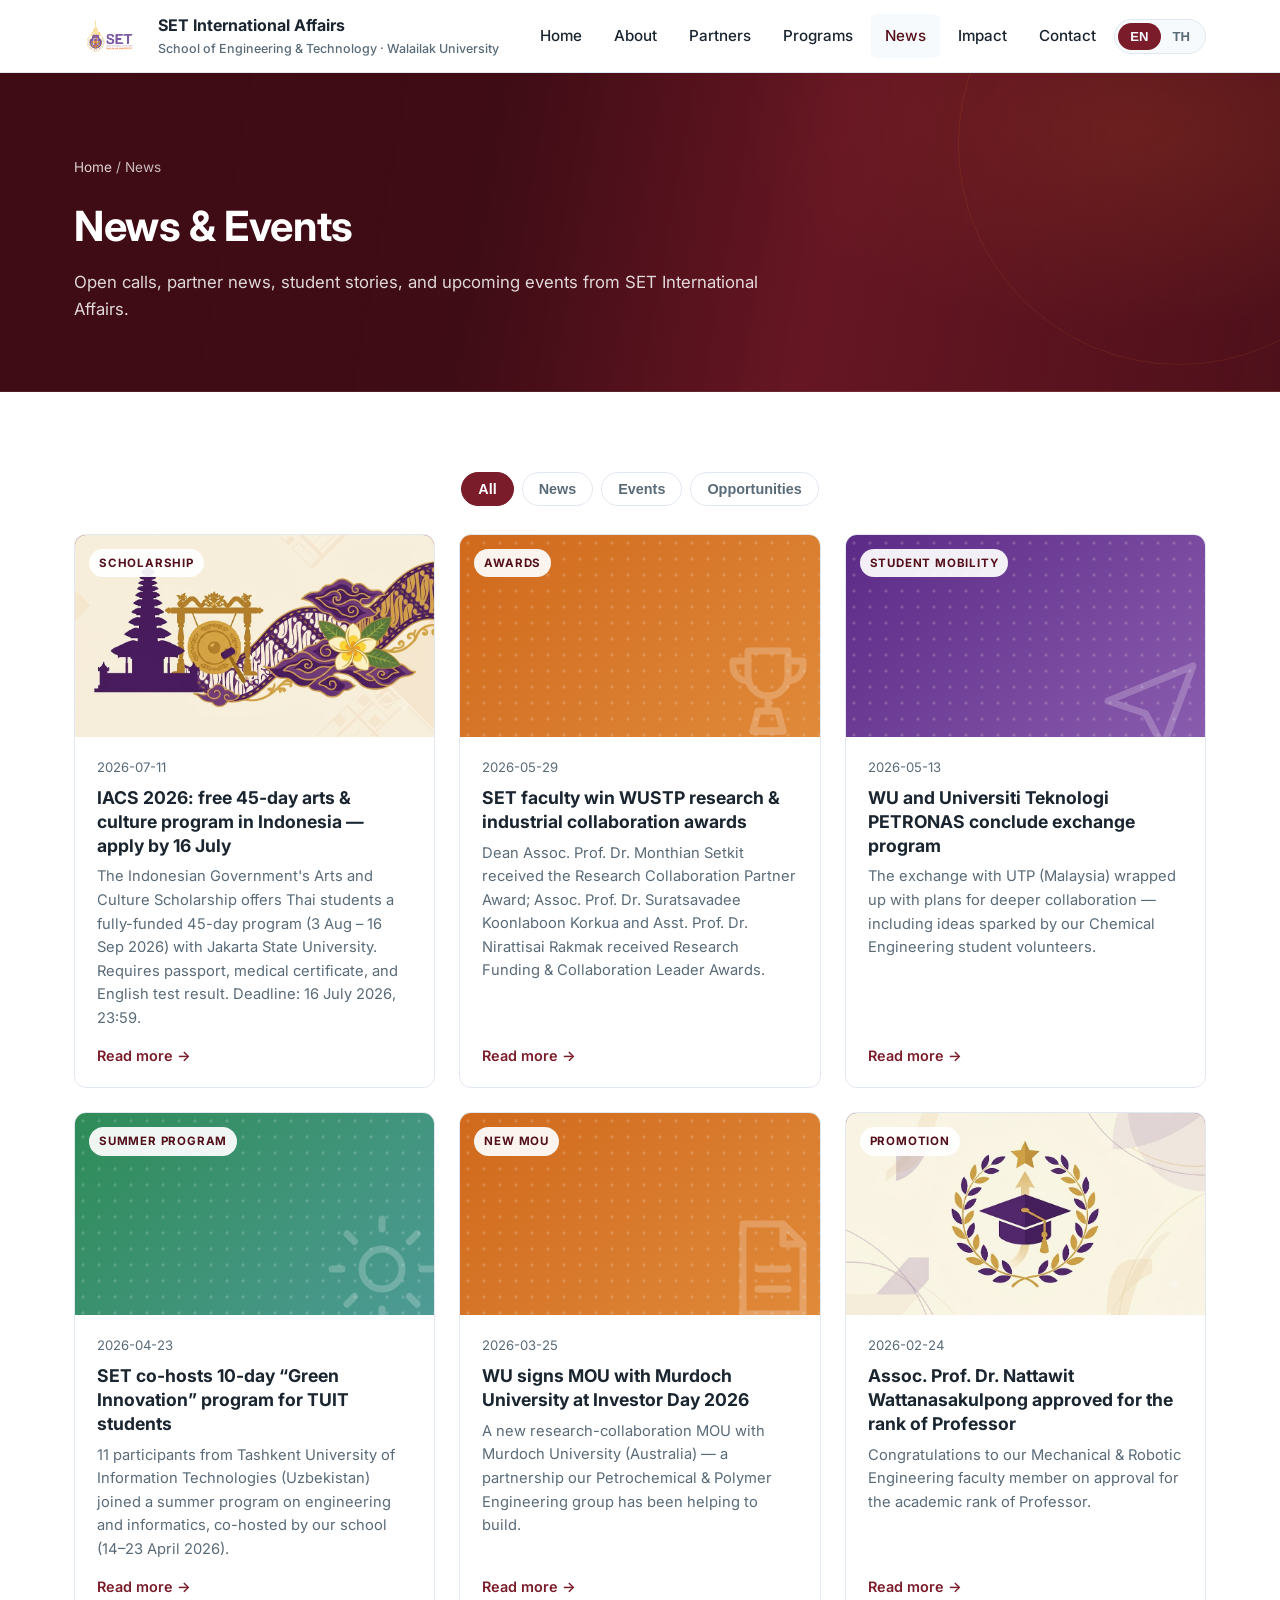
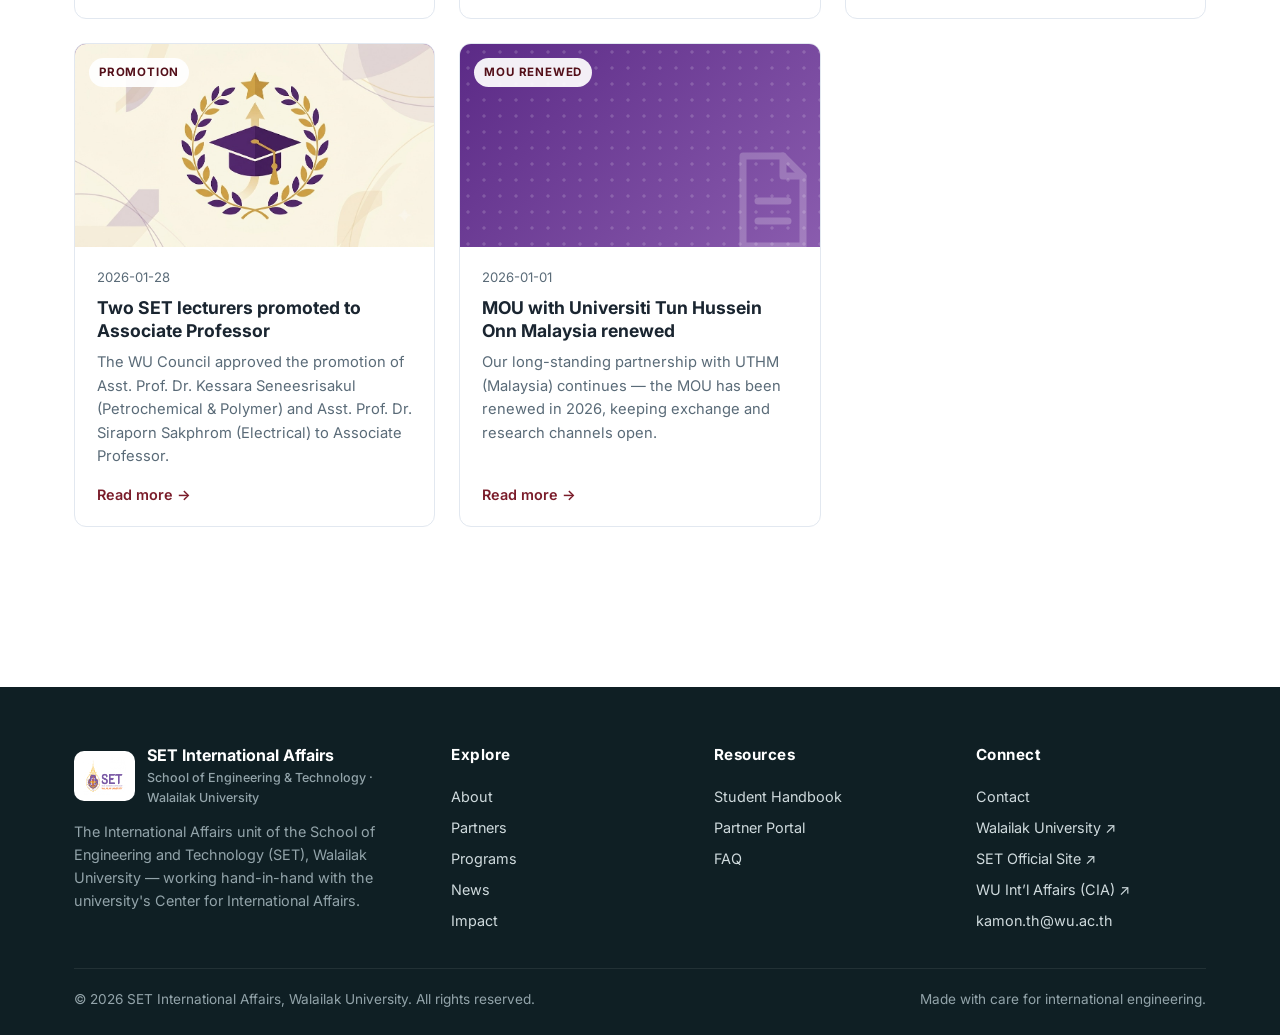
<file: pages/news.html>
<!DOCTYPE html>
<html lang="en">
<head>
  <meta charset="UTF-8" />
  <meta name="viewport" content="width=device-width, initial-scale=1.0" />
  <title>News & Events — SET International Affairs · Walailak University</title>
  <meta name="description" content="News, events, and announcements from the SET International Affairs at Walailak University." />
  <link rel="preconnect" href="https://fonts.googleapis.com" />
  <link rel="preconnect" href="https://fonts.gstatic.com" crossorigin />
  <link href="https://fonts.googleapis.com/css2?family=Inter:wght@400;500;600;700;800&family=Sarabun:wght@400;500;600;700&display=swap" rel="stylesheet" />
  <link rel="stylesheet" href="../assets/css/style.css" />
  <style>
    .filters { display:flex; gap:8px; justify-content:center; flex-wrap:wrap; margin-bottom: 28px; }
    .filters button {
      background:#fff; border:1px solid var(--color-border); border-radius:999px;
      padding:8px 16px; font-weight:600; font-size:.9rem; color:var(--color-text-muted); cursor:pointer;
    }
    .filters button.active { background:var(--color-primary); color:#fff; border-color:var(--color-primary); }
  </style>
</head>
<body>

  <header class="site-header">
    <div class="container nav">
      <a href="../index.html" class="brand">
        <span class="brand-logo-chip"><img src="../assets/images/set-logo.png" alt="SET — School of Engineering and Technology, Walailak University" /></span>
        <div><div data-i18n="brand.title">SET International Affairs</div><small data-i18n="brand.subtitle">School of Engineering & Technology · Walailak University</small></div>
      </a>
      <ul class="nav-links">
        <li><a href="../index.html" data-i18n="nav.home">Home</a></li>
        <li><a href="about.html" data-i18n="nav.about">About</a></li>
        <li><a href="partners.html" data-i18n="nav.partners">Partners</a></li>
        <li><a href="programs.html" data-i18n="nav.programs">Programs</a></li>
        <li><a href="news.html" data-i18n="nav.news">News</a></li>
        <li><a href="impact.html" data-i18n="nav.impact">Impact</a></li>
        <li><a href="contact.html" data-i18n="nav.contact">Contact</a></li>
        <li><div class="lang-toggle"><button data-lang="en" class="active">EN</button><button data-lang="th">TH</button></div></li>
      </ul>
      <button class="nav-toggle" aria-label="Toggle navigation"><span></span><span></span><span></span></button>
    </div>
  </header>

  <section class="page-hero ph-abstract">
    <div class="container">
      <div class="breadcrumb"><a href="../index.html" data-i18n="nav.home">Home</a> / <span data-i18n="news.crumb">News</span></div>
      <h1 data-i18n="news.title">News & Events</h1>
      <p data-i18n="news.lead">Open calls, partner news, student stories, and upcoming events from the SET International Affairs.</p>
    </div>
  </section>

  <section>
    <div class="container">
      <div class="filters">
        <button data-news-filter="all" class="active" data-i18n="news.filter.all">All</button>
        <button data-news-filter="news" data-i18n="news.filter.news">News</button>
        <button data-news-filter="events" data-i18n="news.filter.events">Events</button>
        <button data-news-filter="opportunities" data-i18n="news.filter.opportunities">Opportunities</button>
      </div>

      <!-- News cards are rendered by news-loader.js: from the Google Sheet when
           SHEET_CSV_URL is configured, otherwise from its BUILTIN_ITEMS list.
           See NEWS-SETUP-GUIDE.md for the Google Sheet walkthrough. -->
      <div class="grid cols-3" data-news-container></div>
    </div>
  </section>

  <footer class="site-footer">
    <div class="container">
      <div class="footer-grid">
        <div class="footer-brand">
          <div class="brand" style="color:#fff;"><span class="brand-logo-chip"><img src="../assets/images/set-logo.png" alt="SET — School of Engineering and Technology, Walailak University" /></span><div><div data-i18n="brand.title">SET International Affairs</div><small style="color:#93a4aa;" data-i18n="brand.subtitle">School of Engineering & Technology · Walailak University</small></div></div>
          <p data-i18n="footer.about">The International Affairs unit of the School of Engineering and Technology (SET), Walailak University.</p>
        </div>
        <div><h4 data-i18n="footer.explore">Explore</h4>
          <a href="about.html" data-i18n="nav.about">About</a><a href="partners.html" data-i18n="nav.partners">Partners</a>
          <a href="programs.html" data-i18n="nav.programs">Programs</a><a href="news.html" data-i18n="nav.news">News</a><a href="impact.html" data-i18n="nav.impact">Impact</a>
        </div>
        <div><h4 data-i18n="footer.resources">Resources</h4>
          <a href="news.html" data-i18n="footer.resources.handbook">Student Handbook</a>
          <a href="partners.html" data-i18n="footer.resources.partners">Partner Portal</a>
          <a href="contact.html" data-i18n="footer.resources.faq">FAQ</a>
        </div>
        <div><h4 data-i18n="footer.connect">Connect</h4>
          <a href="contact.html" data-i18n="nav.contact">Contact</a>
          <a href="https://www.wu.ac.th" target="_blank" rel="noopener">Walailak University ↗</a>
          <a href="https://engineer.wu.ac.th/en/" target="_blank" rel="noopener">SET Official Site ↗</a>
          <a href="https://cia.wu.ac.th/" target="_blank" rel="noopener">WU Int’l Affairs (CIA) ↗</a>
          <a href="mailto:kamon.th@wu.ac.th">kamon.th@wu.ac.th</a>
        </div>
      </div>
      <div class="footer-bottom"><span data-i18n="footer.copyright">© 2026 SET International Affairs, Walailak University. All rights reserved.</span><span>Made with care for international engineering.</span></div>
    </div>
  </footer>

  <script src="../assets/js/i18n.js"></script>
  <script src="../assets/js/main.js"></script>
  <script src="../assets/js/news-loader.js"></script>
</body>
</html>
</file>
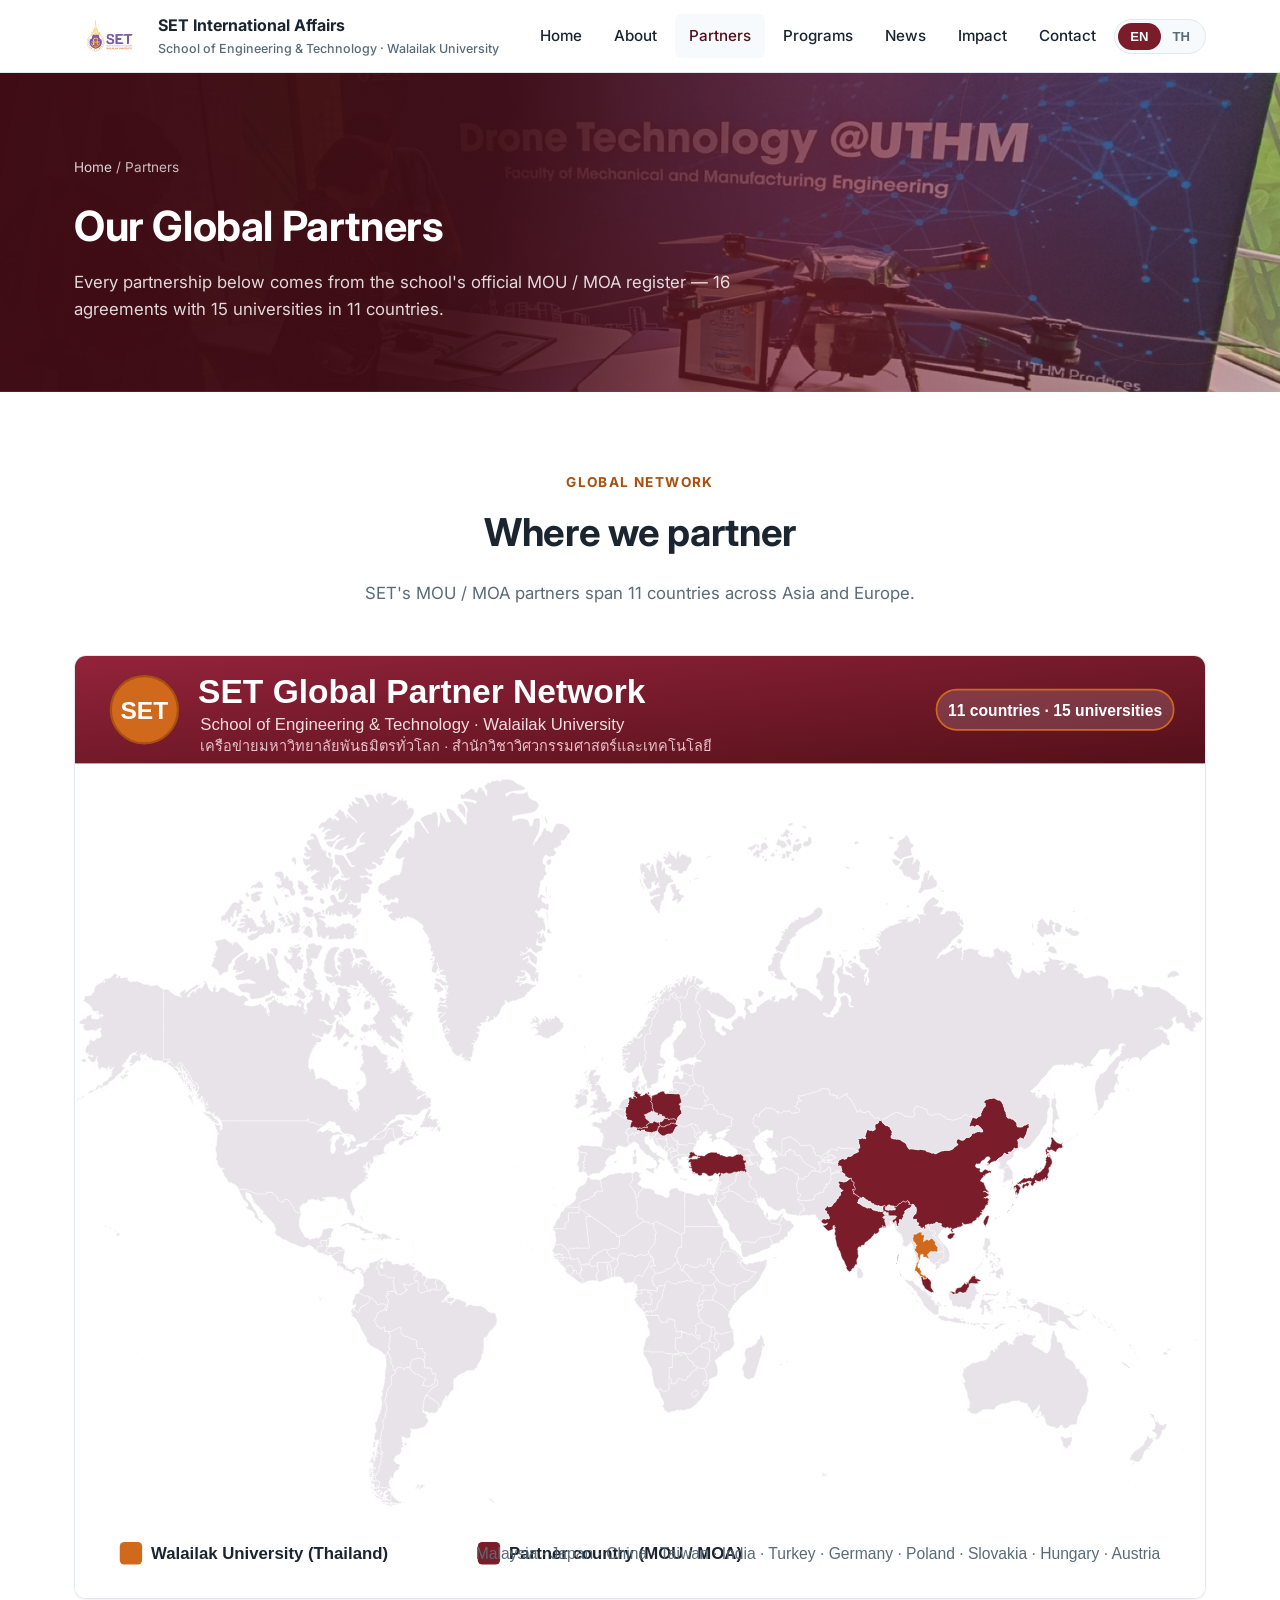
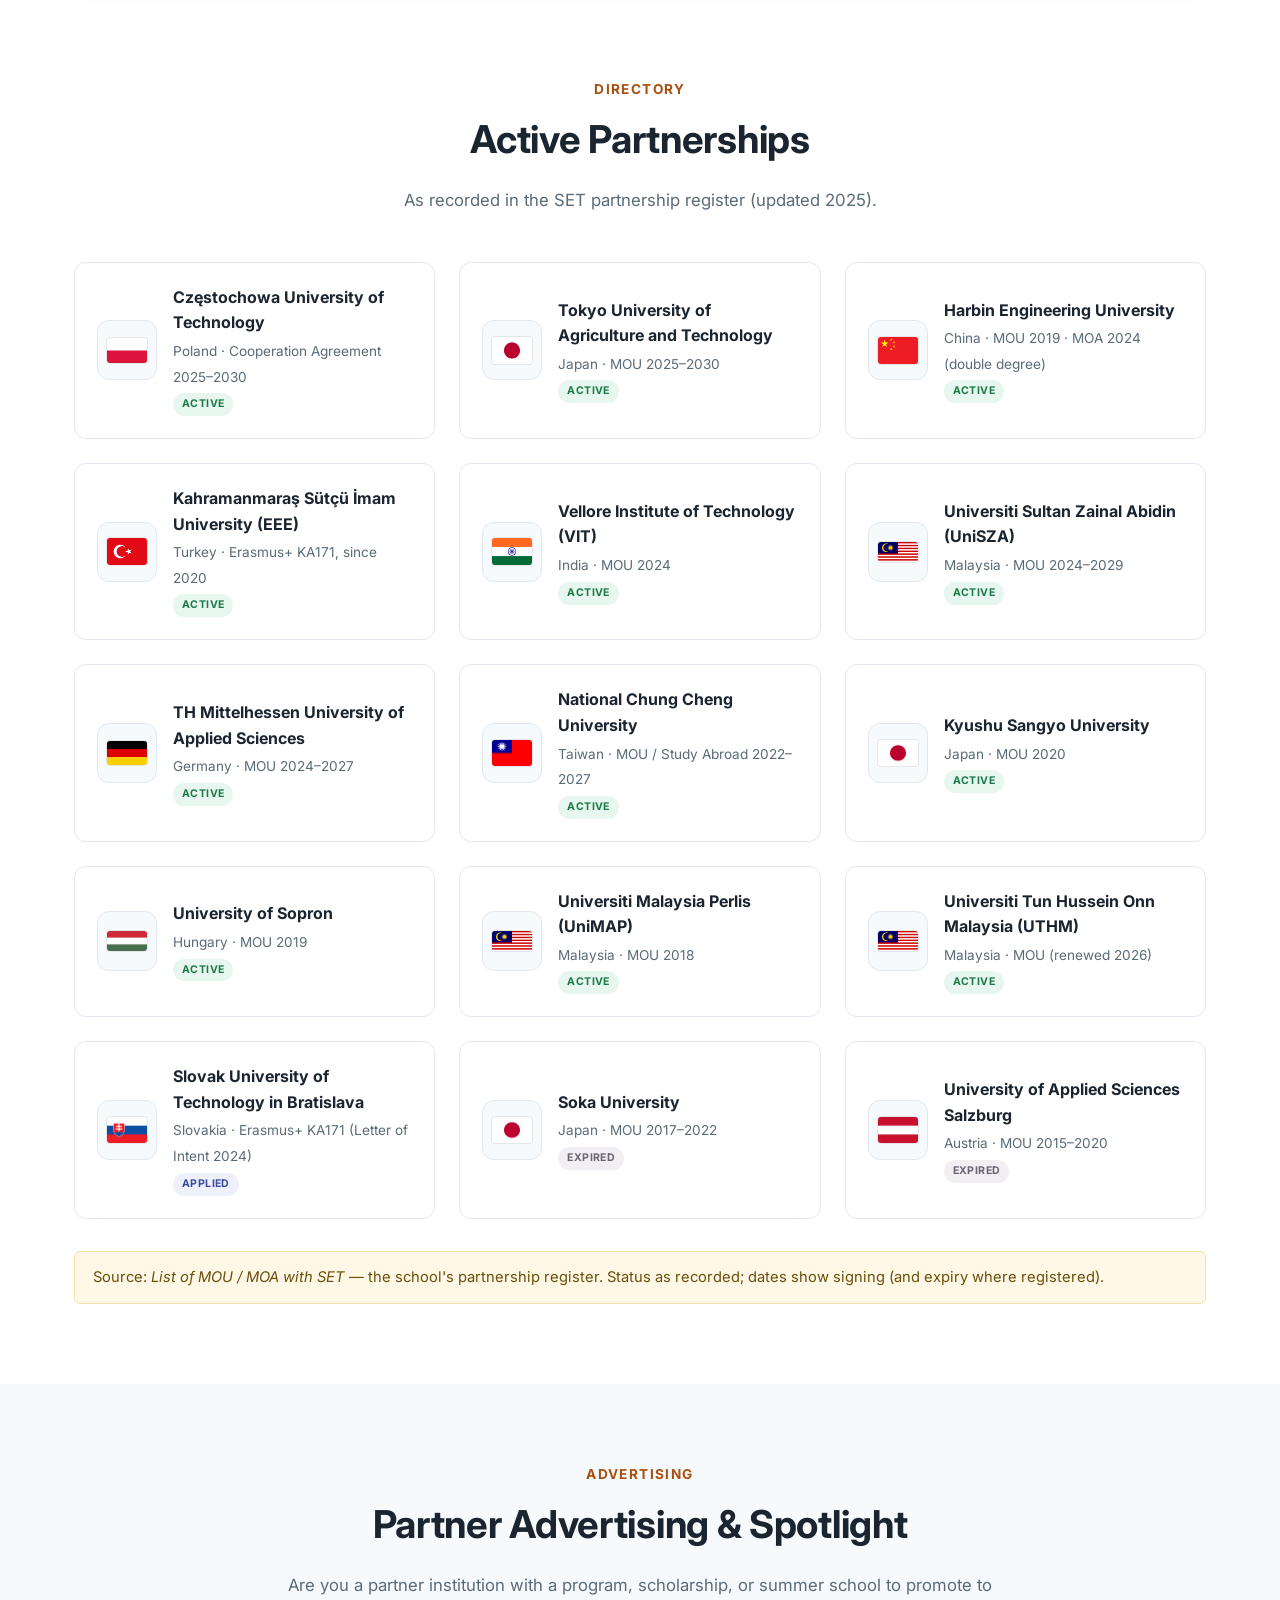
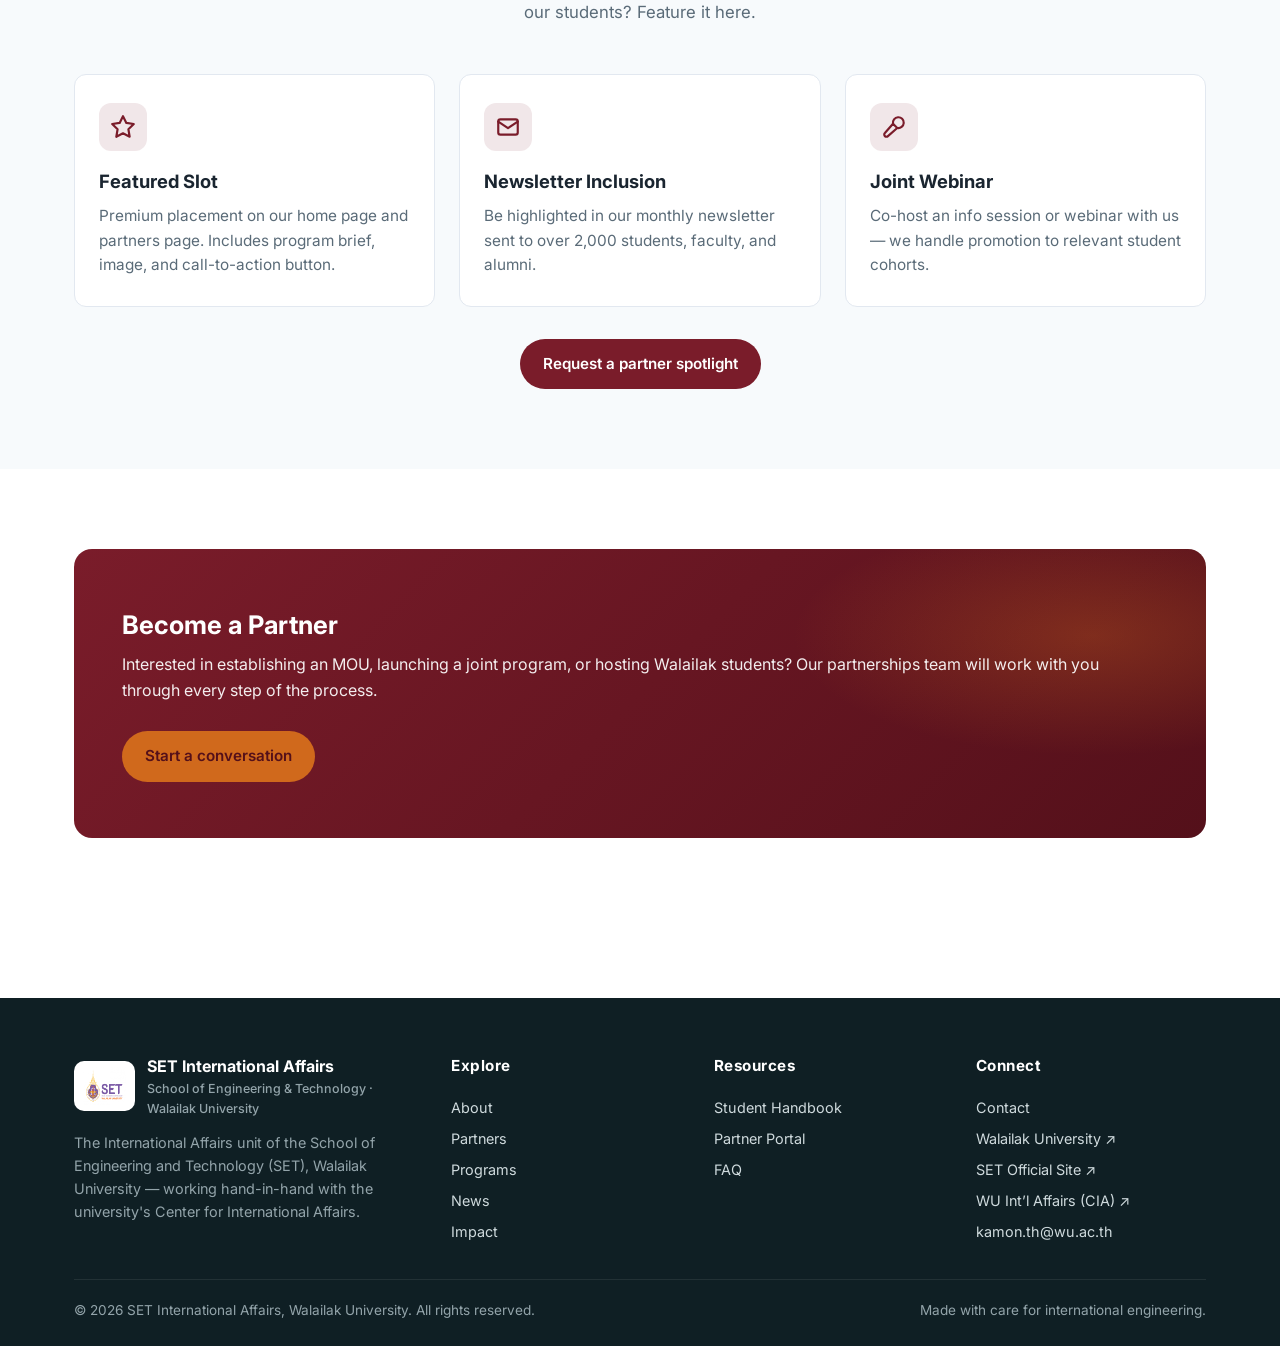
<file: pages/partners.html>
<!DOCTYPE html>
<html lang="en">
<head>
  <meta charset="UTF-8" />
  <meta name="viewport" content="width=device-width, initial-scale=1.0" />
  <title>Partners — SET International Affairs · Walailak University</title>
  <meta name="description" content="Partner universities and advertising opportunities at SET International Affairs, Walailak University." />
  <link rel="preconnect" href="https://fonts.googleapis.com" />
  <link rel="preconnect" href="https://fonts.gstatic.com" crossorigin />
  <link href="https://fonts.googleapis.com/css2?family=Inter:wght@400;500;600;700;800&family=Sarabun:wght@400;500;600;700&display=swap" rel="stylesheet" />
  <link rel="stylesheet" href="../assets/css/style.css" />
</head>
<body>

  <header class="site-header">
    <div class="container nav">
      <a href="../index.html" class="brand">
        <span class="brand-logo-chip"><img src="../assets/images/set-logo.png" alt="SET — School of Engineering and Technology, Walailak University" /></span>
        <div><div data-i18n="brand.title">SET International Affairs</div><small data-i18n="brand.subtitle">School of Engineering & Technology · Walailak University</small></div>
      </a>
      <ul class="nav-links">
        <li><a href="../index.html" data-i18n="nav.home">Home</a></li>
        <li><a href="about.html" data-i18n="nav.about">About</a></li>
        <li><a href="partners.html" data-i18n="nav.partners">Partners</a></li>
        <li><a href="programs.html" data-i18n="nav.programs">Programs</a></li>
        <li><a href="news.html" data-i18n="nav.news">News</a></li>
        <li><a href="impact.html" data-i18n="nav.impact">Impact</a></li>
        <li><a href="contact.html" data-i18n="nav.contact">Contact</a></li>
        <li><div class="lang-toggle"><button data-lang="en" class="active">EN</button><button data-lang="th">TH</button></div></li>
      </ul>
      <button class="nav-toggle" aria-label="Toggle navigation"><span></span><span></span><span></span></button>
    </div>
  </header>

  <section class="page-hero ph-partners">
    <div class="container">
      <div class="breadcrumb"><a href="../index.html" data-i18n="nav.home">Home</a> / <span data-i18n="partners.crumb">Partners</span></div>
      <h1 data-i18n="partners.title">Our Global Partners</h1>
      <p data-i18n="partners.lead">We collaborate with leading universities, research institutes, and industry leaders across Asia, Europe, Oceania, and the Americas.</p>
    </div>
  </section>

  <!-- Partner world map -->
  <section style="padding-bottom:0;">
    <div class="container">
      <div class="section-head">
        <div class="eyebrow">Global Network</div>
        <h2 data-i18n="partners.map.title">Where we partner</h2>
        <p data-i18n="partners.map.sub">SET's MOU / MOA partners span 11 countries across Asia and Europe.</p>
      </div>
      <div class="map-banner">
        <img src="../assets/infographics/04-partner-world-map.svg" alt="World map highlighting SET partner countries across Asia and Europe" loading="lazy" />
      </div>
    </div>
  </section>

  <!-- Partner directory -->
  <section>
    <div class="container">
      <div class="section-head">
        <div class="eyebrow">Directory</div>
        <h2 data-i18n="partners.list.title">Active Partnerships</h2>
        <p data-i18n="partners.list.sub">Universities and organizations with active student or research collaboration.</p>
      </div>
      <div class="grid cols-3">
        <div class="partner-card"><div class="flag-wrap"><img src="../assets/images/flags/pl.png" alt="Flag of Poland" /></div><div><h4>Częstochowa University of Technology</h4><small>Poland · Cooperation Agreement 2025–2030</small><div class="meta-row"><span class="status status-active">Active</span></div></div></div>
        <div class="partner-card"><div class="flag-wrap"><img src="../assets/images/flags/jp.png" alt="Flag of Japan" /></div><div><h4>Tokyo University of Agriculture and Technology</h4><small>Japan · MOU 2025–2030</small><div class="meta-row"><span class="status status-active">Active</span></div></div></div>
        <div class="partner-card"><div class="flag-wrap"><img src="../assets/images/flags/cn.png" alt="Flag of China" /></div><div><h4>Harbin Engineering University</h4><small>China · MOU 2019 · MOA 2024 (double degree)</small><div class="meta-row"><span class="status status-active">Active</span></div></div></div>
        <div class="partner-card"><div class="flag-wrap"><img src="../assets/images/flags/tr.png" alt="Flag of Turkey" /></div><div><h4>Kahramanmaraş Sütçü İmam University (EEE)</h4><small>Turkey · Erasmus+ KA171, since 2020</small><div class="meta-row"><span class="status status-active">Active</span></div></div></div>
        <div class="partner-card"><div class="flag-wrap"><img src="../assets/images/flags/in.png" alt="Flag of India" /></div><div><h4>Vellore Institute of Technology (VIT)</h4><small>India · MOU 2024</small><div class="meta-row"><span class="status status-active">Active</span></div></div></div>
        <div class="partner-card"><div class="flag-wrap"><img src="../assets/images/flags/my.png" alt="Flag of Malaysia" /></div><div><h4>Universiti Sultan Zainal Abidin (UniSZA)</h4><small>Malaysia · MOU 2024–2029</small><div class="meta-row"><span class="status status-active">Active</span></div></div></div>
        <div class="partner-card"><div class="flag-wrap"><img src="../assets/images/flags/de.png" alt="Flag of Germany" /></div><div><h4>TH Mittelhessen University of Applied Sciences</h4><small>Germany · MOU 2024–2027</small><div class="meta-row"><span class="status status-active">Active</span></div></div></div>
        <div class="partner-card"><div class="flag-wrap"><img src="../assets/images/flags/tw.png" alt="Flag of Taiwan" /></div><div><h4>National Chung Cheng University</h4><small>Taiwan · MOU / Study Abroad 2022–2027</small><div class="meta-row"><span class="status status-active">Active</span></div></div></div>
        <div class="partner-card"><div class="flag-wrap"><img src="../assets/images/flags/jp.png" alt="Flag of Japan" /></div><div><h4>Kyushu Sangyo University</h4><small>Japan · MOU 2020</small><div class="meta-row"><span class="status status-active">Active</span></div></div></div>
        <div class="partner-card"><div class="flag-wrap"><img src="../assets/images/flags/hu.png" alt="Flag of Hungary" /></div><div><h4>University of Sopron</h4><small>Hungary · MOU 2019</small><div class="meta-row"><span class="status status-active">Active</span></div></div></div>
        <div class="partner-card"><div class="flag-wrap"><img src="../assets/images/flags/my.png" alt="Flag of Malaysia" /></div><div><h4>Universiti Malaysia Perlis (UniMAP)</h4><small>Malaysia · MOU 2018</small><div class="meta-row"><span class="status status-active">Active</span></div></div></div>
        <div class="partner-card"><div class="flag-wrap"><img src="../assets/images/flags/my.png" alt="Flag of Malaysia" /></div><div><h4>Universiti Tun Hussein Onn Malaysia (UTHM)</h4><small>Malaysia · MOU (renewed 2026)</small><div class="meta-row"><span class="status status-active">Active</span></div></div></div>
        <div class="partner-card"><div class="flag-wrap"><img src="../assets/images/flags/sk.png" alt="Flag of Slovakia" /></div><div><h4>Slovak University of Technology in Bratislava</h4><small>Slovakia · Erasmus+ KA171 (Letter of Intent 2024)</small><div class="meta-row"><span class="status status-applied">Applied</span></div></div></div>
        <div class="partner-card"><div class="flag-wrap"><img src="../assets/images/flags/jp.png" alt="Flag of Japan" /></div><div><h4>Soka University</h4><small>Japan · MOU 2017–2022</small><div class="meta-row"><span class="status status-expired">Expired</span></div></div></div>
        <div class="partner-card"><div class="flag-wrap"><img src="../assets/images/flags/at.png" alt="Flag of Austria" /></div><div><h4>University of Applied Sciences Salzburg</h4><small>Austria · MOU 2015–2020</small><div class="meta-row"><span class="status status-expired">Expired</span></div></div></div>
      </div>
      <div class="note mt-4">Source: <em>List of MOU / MOA with SET</em> — the school's partnership register. Status as recorded; dates show signing (and expiry where registered).</div>
    </div>
  </section>

  <!-- Advertising opportunities -->
  <section style="background: var(--color-surface);">
    <div class="container">
      <div class="section-head">
        <div class="eyebrow">Advertising</div>
        <h2 data-i18n="partners.ad.title">Partner Advertising & Spotlight</h2>
        <p data-i18n="partners.ad.sub">Are you a partner institution with a program, scholarship, or summer school to promote to our students? Feature it here.</p>
      </div>
      <div class="grid cols-3">
        <div class="card">
          <div class="icon"><img src="../assets/images/icons/star.svg" alt="" /></div>
          <h3 data-i18n="partners.ad.card1.title">Featured Slot</h3>
          <p data-i18n="partners.ad.card1.desc">Premium placement on our home page and partners page. Includes program brief, image, and call-to-action button.</p>
        </div>
        <div class="card">
          <div class="icon"><img src="../assets/images/icons/mail.svg" alt="" /></div>
          <h3 data-i18n="partners.ad.card2.title">Newsletter Inclusion</h3>
          <p data-i18n="partners.ad.card2.desc">Be highlighted in our monthly newsletter sent to over 2,000 students, faculty, and alumni.</p>
        </div>
        <div class="card">
          <div class="icon"><img src="../assets/images/icons/microphone-2.svg" alt="" /></div>
          <h3 data-i18n="partners.ad.card3.title">Joint Webinar</h3>
          <p data-i18n="partners.ad.card3.desc">Co-host an info session or webinar with us — we handle promotion to relevant student cohorts.</p>
        </div>
      </div>
      <div class="text-center mt-4">
        <a href="contact.html?topic=advertising" class="btn btn-primary" data-i18n="partners.ad.cta">Request a partner spotlight</a>
      </div>
    </div>
  </section>

  <!-- Become a partner -->
  <section>
    <div class="container">
      <div class="cta-banner">
        <div>
          <h2 data-i18n="partners.become.title">Become a Partner</h2>
          <p data-i18n="partners.become.body">Interested in establishing an MOU, launching a joint program, or hosting Walailak students? Our partnerships team will work with you through every step of the process.</p>
        </div>
        <a href="contact.html?topic=partnership" class="btn btn-accent" data-i18n="partners.become.cta">Start a conversation</a>
      </div>
    </div>
  </section>

  <footer class="site-footer">
    <div class="container">
      <div class="footer-grid">
        <div class="footer-brand">
          <div class="brand" style="color:#fff;"><span class="brand-logo-chip"><img src="../assets/images/set-logo.png" alt="SET — School of Engineering and Technology, Walailak University" /></span><div><div data-i18n="brand.title">SET International Affairs</div><small style="color:#93a4aa;" data-i18n="brand.subtitle">School of Engineering & Technology · Walailak University</small></div></div>
          <p data-i18n="footer.about">The International Affairs unit of the School of Engineering and Technology (SET), Walailak University.</p>
        </div>
        <div><h4 data-i18n="footer.explore">Explore</h4>
          <a href="about.html" data-i18n="nav.about">About</a><a href="partners.html" data-i18n="nav.partners">Partners</a>
          <a href="programs.html" data-i18n="nav.programs">Programs</a><a href="news.html" data-i18n="nav.news">News</a><a href="impact.html" data-i18n="nav.impact">Impact</a>
        </div>
        <div><h4 data-i18n="footer.resources">Resources</h4>
          <a href="news.html" data-i18n="footer.resources.handbook">Student Handbook</a>
          <a href="partners.html" data-i18n="footer.resources.partners">Partner Portal</a>
          <a href="contact.html" data-i18n="footer.resources.faq">FAQ</a>
        </div>
        <div><h4 data-i18n="footer.connect">Connect</h4>
          <a href="contact.html" data-i18n="nav.contact">Contact</a>
          <a href="https://www.wu.ac.th" target="_blank" rel="noopener">Walailak University ↗</a>
          <a href="https://engineer.wu.ac.th/en/" target="_blank" rel="noopener">SET Official Site ↗</a>
          <a href="https://cia.wu.ac.th/" target="_blank" rel="noopener">WU Int’l Affairs (CIA) ↗</a>
          <a href="mailto:kamon.th@wu.ac.th">kamon.th@wu.ac.th</a>
        </div>
      </div>
      <div class="footer-bottom"><span data-i18n="footer.copyright">© 2026 SET International Affairs, Walailak University. All rights reserved.</span><span>Made with care for international engineering.</span></div>
    </div>
  </footer>

  <script src="../assets/js/i18n.js"></script>
  <script src="../assets/js/main.js"></script>
</body>
</html>
</file>
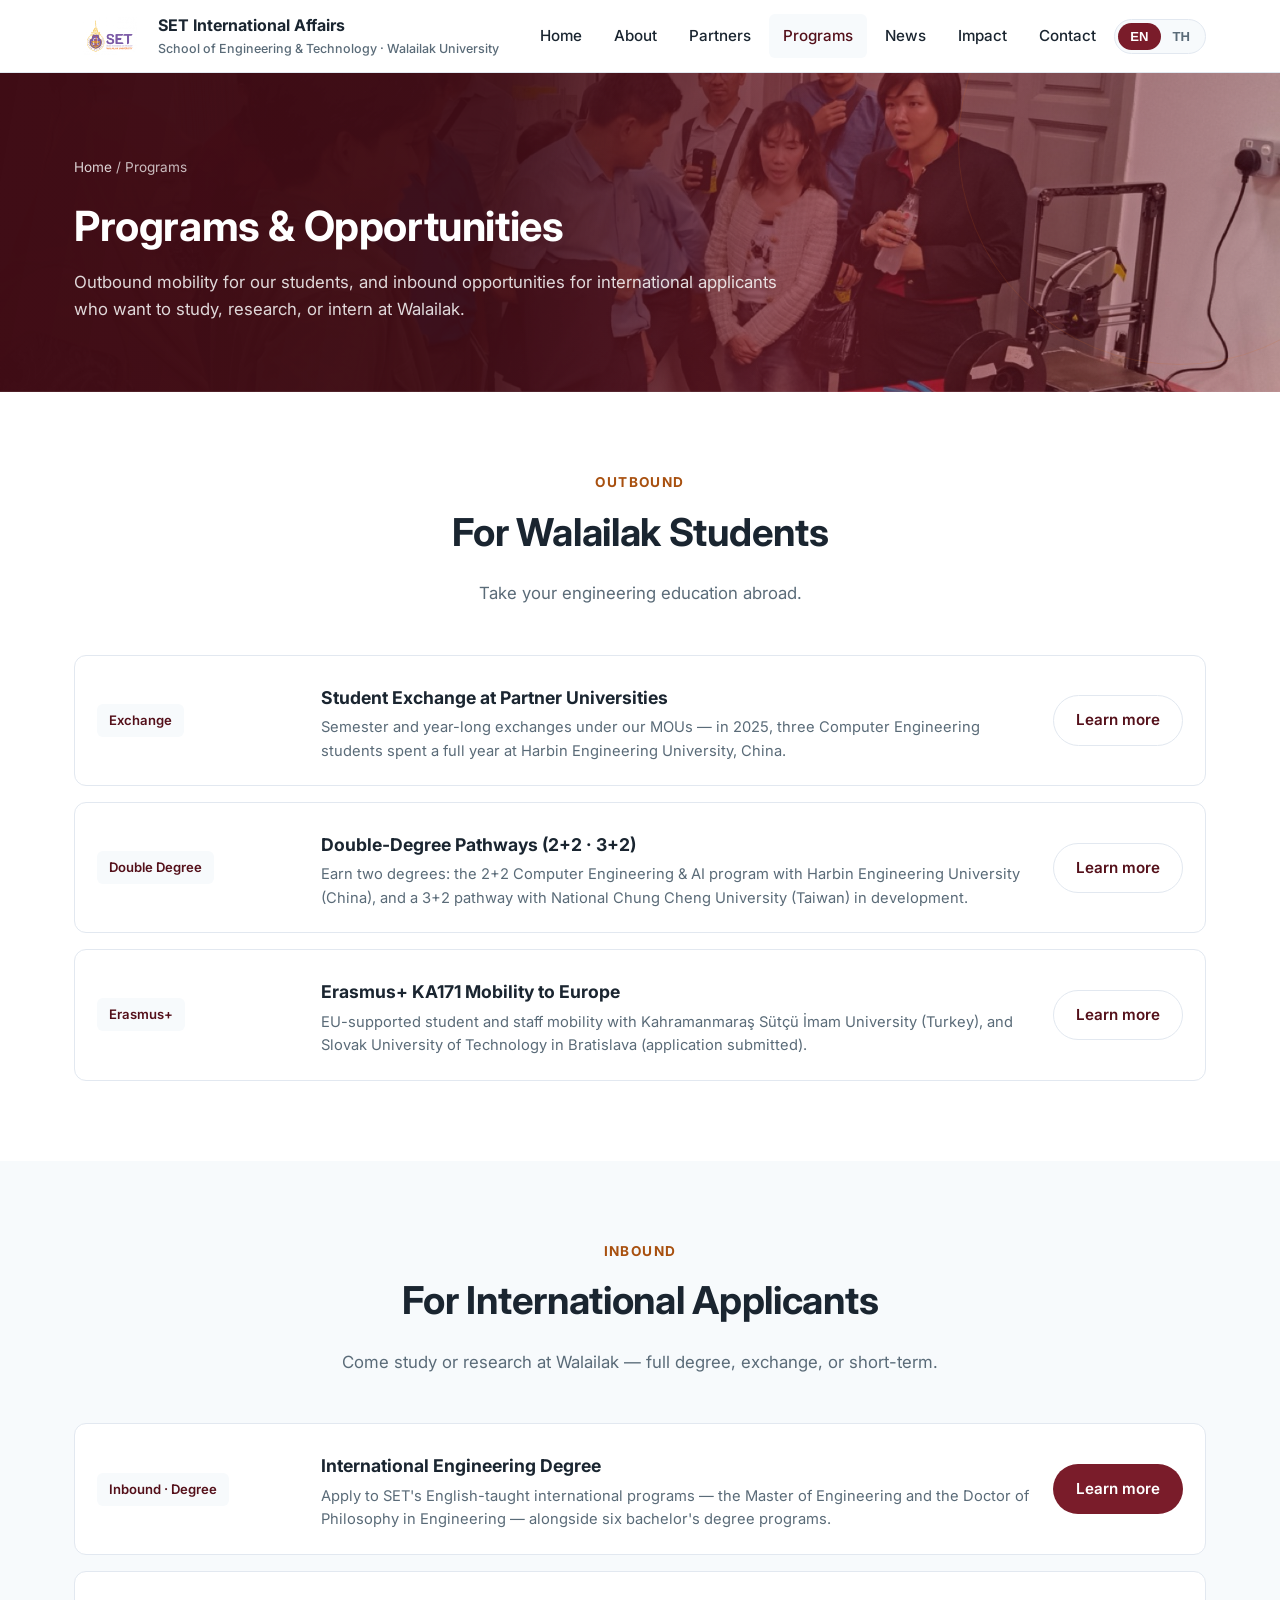
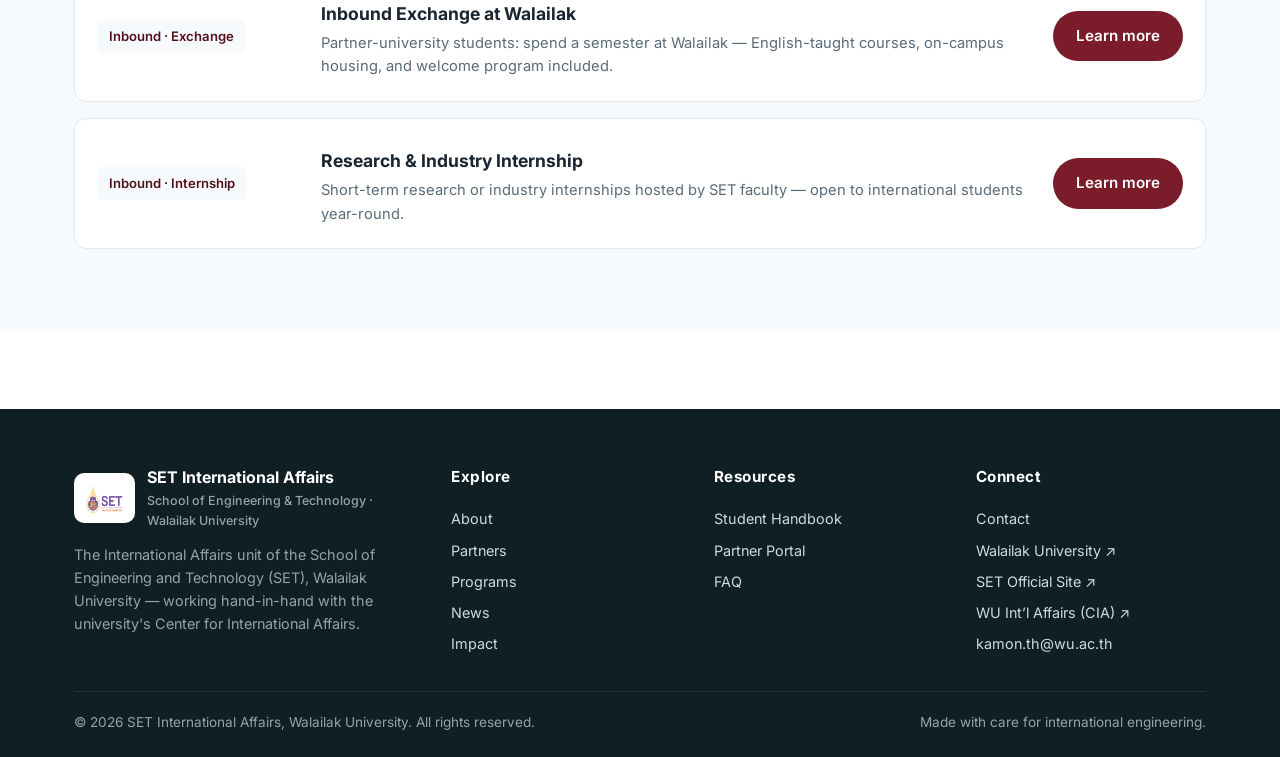
<file: pages/programs.html>
<!DOCTYPE html>
<html lang="en">
<head>
  <meta charset="UTF-8" />
  <meta name="viewport" content="width=device-width, initial-scale=1.0" />
  <title>Programs — SET International Affairs · Walailak University</title>
  <meta name="description" content="International programs, exchanges, scholarships, and inbound opportunities at Walailak University." />
  <link rel="preconnect" href="https://fonts.googleapis.com" />
  <link rel="preconnect" href="https://fonts.gstatic.com" crossorigin />
  <link href="https://fonts.googleapis.com/css2?family=Inter:wght@400;500;600;700;800&family=Sarabun:wght@400;500;600;700&display=swap" rel="stylesheet" />
  <link rel="stylesheet" href="../assets/css/style.css" />
</head>
<body>

  <header class="site-header">
    <div class="container nav">
      <a href="../index.html" class="brand">
        <span class="brand-logo-chip"><img src="../assets/images/set-logo.png" alt="SET — School of Engineering and Technology, Walailak University" /></span>
        <div><div data-i18n="brand.title">SET International Affairs</div><small data-i18n="brand.subtitle">School of Engineering & Technology · Walailak University</small></div>
      </a>
      <ul class="nav-links">
        <li><a href="../index.html" data-i18n="nav.home">Home</a></li>
        <li><a href="about.html" data-i18n="nav.about">About</a></li>
        <li><a href="partners.html" data-i18n="nav.partners">Partners</a></li>
        <li><a href="programs.html" data-i18n="nav.programs">Programs</a></li>
        <li><a href="news.html" data-i18n="nav.news">News</a></li>
        <li><a href="impact.html" data-i18n="nav.impact">Impact</a></li>
        <li><a href="contact.html" data-i18n="nav.contact">Contact</a></li>
        <li><div class="lang-toggle"><button data-lang="en" class="active">EN</button><button data-lang="th">TH</button></div></li>
      </ul>
      <button class="nav-toggle" aria-label="Toggle navigation"><span></span><span></span><span></span></button>
    </div>
  </header>

  <section class="page-hero ph-programs">
    <div class="container">
      <div class="breadcrumb"><a href="../index.html" data-i18n="nav.home">Home</a> / <span data-i18n="programs.crumb">Programs</span></div>
      <h1 data-i18n="programs.title">Programs & Opportunities</h1>
      <p data-i18n="programs.lead">Outbound mobility for our students, and inbound opportunities for international applicants who want to study, research, or intern at Walailak.</p>
    </div>
  </section>

  <!-- Outbound -->
  <section>
    <div class="container">
      <div class="section-head">
        <div class="eyebrow">Outbound</div>
        <h2 data-i18n="programs.outbound.title">For Walailak Students</h2>
        <p data-i18n="programs.outbound.sub">Take your engineering education abroad.</p>
      </div>

      <div class="grid" style="gap:16px;">
        <div class="program">
          <span class="badge" data-i18n="programs.p1.tag">Exchange</span>
          <div>
            <h3 data-i18n="programs.p1.title">Student Exchange at Partner Universities</h3>
            <p data-i18n="programs.p1.desc">Semester and year-long exchanges under our MOUs — in 2025, three Computer Engineering students spent a full year at Harbin Engineering University, China.</p>
          </div>
          <a href="contact.html?topic=exchange" class="btn btn-ghost" data-i18n="programs.action">Learn more</a>
        </div>
        <div class="program">
          <span class="badge" data-i18n="programs.p2.tag">Double Degree</span>
          <div>
            <h3 data-i18n="programs.p2.title">Double-Degree Pathways (2+2 · 3+2)</h3>
            <p data-i18n="programs.p2.desc">Earn two degrees: the 2+2 Computer Engineering & AI program with Harbin Engineering University (China), and a 3+2 pathway with National Chung Cheng University (Taiwan) in development.</p>
          </div>
          <a href="contact.html?topic=exchange" class="btn btn-ghost" data-i18n="programs.action">Learn more</a>
        </div>
        <div class="program">
          <span class="badge" data-i18n="programs.p3.tag">Erasmus+</span>
          <div>
            <h3 data-i18n="programs.p3.title">Erasmus+ KA171 Mobility to Europe</h3>
            <p data-i18n="programs.p3.desc">EU-supported student and staff mobility with Kahramanmaraş Sütçü İmam University (Turkey), and Slovak University of Technology in Bratislava (application submitted).</p>
          </div>
          <a href="contact.html?topic=exchange" class="btn btn-ghost" data-i18n="programs.action">Learn more</a>
        </div>
      </div>
    </div>
  </section>

  <!-- Inbound -->
  <section style="background: var(--color-surface);">
    <div class="container">
      <div class="section-head">
        <div class="eyebrow">Inbound</div>
        <h2 data-i18n="programs.inbound.title">For International Applicants</h2>
        <p data-i18n="programs.inbound.sub">Come study or research at Walailak — full degree, exchange, or short-term.</p>
      </div>

      <div class="grid" style="gap:16px;">
        <div class="program">
          <span class="badge" data-i18n="programs.p4.tag">Inbound · Degree</span>
          <div>
            <h3 data-i18n="programs.p4.title">International Engineering Degree</h3>
            <p data-i18n="programs.p4.desc">Apply to our English-track Bachelor's and Master's programs in engineering and technology disciplines.</p>
          </div>
          <a href="https://engineer.wu.ac.th/en/masters-degrees-2/" target="_blank" rel="noopener" class="btn btn-primary" data-i18n="programs.action">Learn more</a>
        </div>
        <div class="program">
          <span class="badge" data-i18n="programs.p5.tag">Inbound · Exchange</span>
          <div>
            <h3 data-i18n="programs.p5.title">Inbound Exchange at Walailak</h3>
            <p data-i18n="programs.p5.desc">Partner-university students: spend a semester at Walailak — English-taught courses, on-campus housing, and welcome program included.</p>
          </div>
          <a href="contact.html?topic=exchange" class="btn btn-primary" data-i18n="programs.action">Learn more</a>
        </div>
        <div class="program">
          <span class="badge" data-i18n="programs.p6.tag">Inbound · Internship</span>
          <div>
            <h3 data-i18n="programs.p6.title">Research & Industry Internship</h3>
            <p data-i18n="programs.p6.desc">Short-term research or industry internships hosted by SET faculty — open to international students year-round.</p>
          </div>
          <a href="contact.html?topic=exchange" class="btn btn-primary" data-i18n="programs.action">Learn more</a>
        </div>
      </div>
    </div>
  </section>

  <footer class="site-footer">
    <div class="container">
      <div class="footer-grid">
        <div class="footer-brand">
          <div class="brand" style="color:#fff;"><span class="brand-logo-chip"><img src="../assets/images/set-logo.png" alt="SET — School of Engineering and Technology, Walailak University" /></span><div><div data-i18n="brand.title">SET International Affairs</div><small style="color:#93a4aa;" data-i18n="brand.subtitle">School of Engineering & Technology · Walailak University</small></div></div>
          <p data-i18n="footer.about">The International Affairs unit of the School of Engineering and Technology (SET), Walailak University.</p>
        </div>
        <div><h4 data-i18n="footer.explore">Explore</h4>
          <a href="about.html" data-i18n="nav.about">About</a><a href="partners.html" data-i18n="nav.partners">Partners</a>
          <a href="programs.html" data-i18n="nav.programs">Programs</a><a href="news.html" data-i18n="nav.news">News</a><a href="impact.html" data-i18n="nav.impact">Impact</a>
        </div>
        <div><h4 data-i18n="footer.resources">Resources</h4>
          <a href="news.html" data-i18n="footer.resources.handbook">Student Handbook</a>
          <a href="partners.html" data-i18n="footer.resources.partners">Partner Portal</a>
          <a href="contact.html" data-i18n="footer.resources.faq">FAQ</a>
        </div>
        <div><h4 data-i18n="footer.connect">Connect</h4>
          <a href="contact.html" data-i18n="nav.contact">Contact</a>
          <a href="https://www.wu.ac.th" target="_blank" rel="noopener">Walailak University ↗</a>
          <a href="https://engineer.wu.ac.th/en/" target="_blank" rel="noopener">SET Official Site ↗</a>
          <a href="https://cia.wu.ac.th/" target="_blank" rel="noopener">WU Int’l Affairs (CIA) ↗</a>
          <a href="mailto:kamon.th@wu.ac.th">kamon.th@wu.ac.th</a>
        </div>
      </div>
      <div class="footer-bottom"><span data-i18n="footer.copyright">© 2026 SET International Affairs, Walailak University. All rights reserved.</span><span>Made with care for international engineering.</span></div>
    </div>
  </footer>

  <script src="../assets/js/i18n.js"></script>
  <script src="../assets/js/main.js"></script>
</body>
</html>
</file>
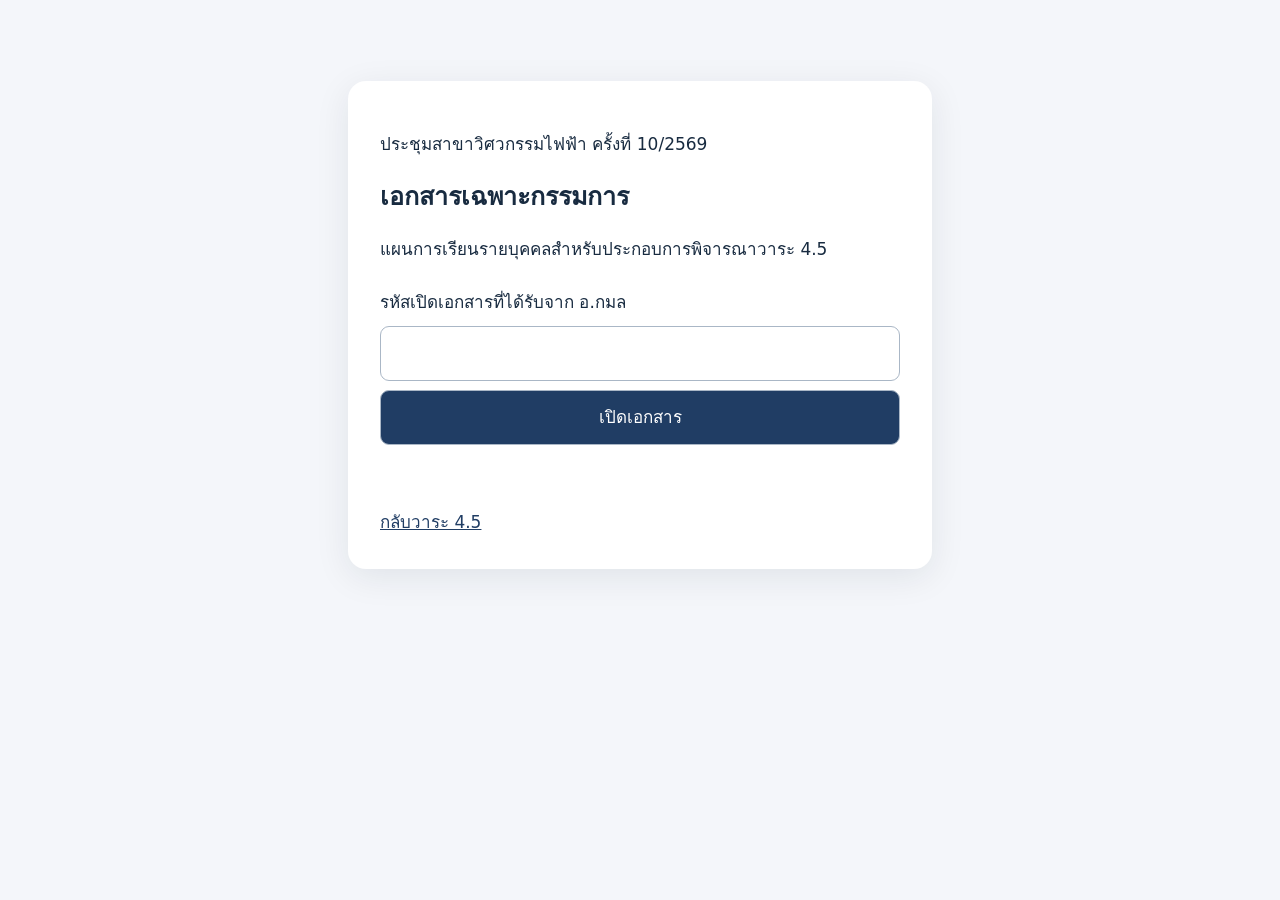
<file: eee-meeting-10-2569/committee/students.html>
<!doctype html><html lang="th"><head><meta charset="utf-8"><meta name="viewport" content="width=device-width,initial-scale=1"><meta name="robots" content="noindex,nofollow,noarchive"><title>เอกสารเฉพาะกรรมการ · ประชุม 10/2569</title><style>body{margin:0;background:#f4f6fa;color:#182b40;font:17px/1.7 system-ui,sans-serif}main{max-width:520px;margin:9vh auto;padding:32px;background:white;border-radius:18px;box-shadow:0 8px 35px #10203016}h1{font-size:25px}label{display:block;margin-top:24px}input,button{box-sizing:border-box;font:inherit;width:100%;padding:12px;margin-top:9px;border-radius:9px;border:1px solid #aab7c6}button{background:#203d64;color:white;cursor:pointer}a{color:#203d64}#status{min-height:1.7em;color:#8f2731}@media(max-width:600px){main{margin:24px 14px;padding:24px}}</style></head><body><main><p>ประชุมสาขาวิศวกรรมไฟฟ้า ครั้งที่ 10/2569</p><h1>เอกสารเฉพาะกรรมการ</h1><p>แผนการเรียนรายบุคคลสำหรับประกอบการพิจารณาวาระ 4.5</p><form id="unlock"><label for="password">รหัสเปิดเอกสารที่ได้รับจาก อ.กมล</label><input id="password" type="password" autocomplete="off" required spellcheck="false"><button type="submit">เปิดเอกสาร</button><p id="status" role="status" aria-live="polite"></p></form><a href="../index.html?agenda=advising#advising">กลับวาระ 4.5</a></main><script>
const payload={"version":1,"iterations":600000,"salt":"TpiEsL6w2YClVu62YxNeWQ==","iv":"W0nCpfzJTsf8ETcU","data":"+tZEJy4+84o6GiZ3H9QTBo/s/sb34z7+4FrRrrQSurEZmq0hprcHLVPpT0BmmXTcEBVc1qMD/[base64]/f+PRfSx7a/i5CBYexnnclY/QhrQAPMO/dwE80O8e5tzikOPppAmiOgtoL1Uk14OQgNqtJh+UHSNJ8geFuaa/FR0aDJpY9MPfbVFAe/wXEvjx3VJf9GjNhpq/de231ISE6Bkck2VQjQBVByZq1T90D90tVNFYSrvLI2J+cR+RckEa9hhUdKrxmzSBla6djREM71DHWEV0mMP3QCmEEEkKSU+naK6uVIhTQ3CJX5mI+0AAdZ2a+08t7nhEG+u8JuXFrmCbSPpx9mKM3ATbk/GRtzoAaYZZ0SDcZV2LCds7OWD8JrXa7aEYJ238SIragAkeCoXIp4sG7MaSBq/jndoXJAA55QAkoBPqiBViLPryvoL3pi+plm0rSTzNXnxlmE7eHSXCGkbV+0LIQXh2EpX7z+/xudjxhuIZHKIcfcrbrP0pXgsqYApbCs6nLjBSDYCxWAk38bwb262s0S7uBJRjqy7aaL2fqDoQvuSkqOwVrBtuSKIhcCS0yjXKJQiZBWVtULOwEQvArS9bKEjd+RpO2e4CglFYS6UREfrOQFgoy4nTw2TjVDWlVMdRo3C3GHcUS/nLUDqe9fGVGYzGaxUrntYqmk8X09eZsGjhxJ62j2j0rJFSagaBG5ht67k+HhEC2nX2x9UMx7bt89ypkhskwh7gpxPiQGcXt5Dkq0zuwdEdcEKgxbdt/Ihl7hZ5CmVW9Art9vB4FnZFxBJ43XPay4S/rMkbuiZm/KQDegmwySjiWuMfXyX4Vx377IMCOQ2CePMKqzekqt9sb1vg0w21d2qVnVnd6cCMHYPSTMd5k5R6b3mat6dC1QROaS0hOQANcGKjZhkrJTEp/T4lKQB2WCZAlPs5flh4tjil7R8NIV1WNymuKMkD/THBo+uJTRDJE4Em301VN28KLglBAUVwTajBN3BAjlniUQvrSa0xHMFwsovB/2W64BgKfK2RpvESKmKJOI6EEJyAd368SDfKIP3slfhUEr1FKKHhwEHfXyI4mP+O8Tj4zMLcbFuusOhXDbIyHmOi/NRNe3fDWfF9NC6lfyb7I3Y+samMEbJICQtZwZaKW0Qr8XbhjQUam3ugYALqlFlX4dLOdNpXV0k7nhtxeEl3wlpHaXhdUprYrF/bLG0sxKA0CIUvP07hKwF1t8jA18GHch9jWd1Bky31a1v3S4bSaa+e7rOM/npg7RU9uMZLF3HjBErnw3OOcmZu2EyaqJ0hFhEtop7K8eB/0xq3q3aGHGZkOWlthpIj1WBfxB3IyJECBVvIorHIEgvs+TdtGfJxa6VMD78774dQKWz2DKm0uyZ0nYljB49hgzACl1zncjZ3jWHYWrco2jiopGCS6bLzUVmi/[base64]/XiIdn1eMk0DhyIWLbO1W29oTBWd4JN/PDdxcINExqs22lnmjJ5Y9dKDdR+DRMAnJ391I1hsn1hU4q2vwE/fXCYUhO2c5hUB+DGVl4kzd3tR1FbBWermoryvsLYC/BSVAJBAVqKuQFrlsE5hjSRBTi3vUjzvQY7C4Gi7S6yzmOcR7A/Ymioe8MriIFb2S6HqHRNU+1MR4lkxS8nncavJZZwY5fttG0G5lgQDk2mR3sEPqpR6UtcLRAb62t3H7jANZ3GWCUYMauaWjfdf7gvriR8krcBf0mXkdwUpggMsk5ZTg25V8fJQyQ5rE+6zZUx4/fieRwDoq+tKqEFgy7llZuZcD69nxDo4ALXDLwI7mJ3LeeBLrw5TbmMxn+R+mdotNDt+gXY/7AZzoZI676YH4XyXkKF8Q8sY5Otpv8ZPtc+qy9WXDkW9fJ/ajkOanZe/tqW2ucUgsJnBcxOEw6hjLjFR3r2YBoYGigzci6LxHAN1BlvWZoywf4uefTTMsz/epAIQ1YcUehkyBww9hAexr4HBrIBcjfNVN8O2ys1AGXLYLtCHsagdKR5pLJMd9Jbzi1qv3XdrJwwFRnVs8Bh3hmpXzVyRmBVRD6PoOklNipnS9gZH2RbroDpWhtc4d+i5/6UUi10qv4oxASdqGTwCP5RYjBaxGLiFOqLYuRwqYcwTzafHwYqHxQA6tjJCYXO0Xyj4jzXHou6b5RggeD/t8PGbR3CvvbNy75JygQm4H6+GHs8yRm8bfALiCkUR+Qw4pKfy3XQr1ApuNddsun1ot3XQQD8jlL6nJgD7xxybfQYF9bv04+BtnHLjlaYZaFLftkGsMlmM6mgLY7SmFY7G2bg9N/VytEHwkpqvN6PCiK9gqp5+6lNJAvCvmI2IY820/37HGFg3aEXIDwBADHaOXQMoecWPNJPGba7nJNH2QFqImyzDrv6Wb09TzTUv8elYDp1CE/X4zExQDYLadQ1PStZi6UfYciVbqt5C0b2rB06Byti1dUIDpRbkAszrY1UKiRbt2WsrQecbong8f4ZEbAp6UVljCQy3WbcfWPrvAUWktPh+cyc5JPQm4GMMNHmXHnS6L4IlN++46AVnQSpWIgdSKrC6B+AeP6jtjiRAKnyhw/SR0j+2rfOoLeNGu9R0fhYPoo+Nz2KJfuy+6HjIqDJT5JIuajjQ6sltvYpfYEA42yFZJ/cZ314lf113IN5ZU4ZDuqgAKXvYjgSRA3/6yG2pzqUHbBiYqcJzEftCETHqOOOGqnXw3NhforHiW1phBcQUazDMRxrFcgwB5eLNqzZGK+/BKO5808mOjCuvS6sby+W5cP7lN/fYTy2WgIy8lVjQR8Y7TTSXa9XPEffCXYx5u58uv1Qb4tT2riURyu7nHmp5CUygchPBr6cM3nsgrurOLDpgD7t+SuEZ1WKBBkZy5SC/oytXCZDIKRWsA6PS8tTRxAo1uLW+G0jYBQBM5Fmhi1f3vGoXASx9iqEHkW3FwLLkeyWrl0cVy+Pqvde3Fob6KqsE9p3uSJXhPkvnZI8c9/udKPM4+Jqj0GCCi+58vQHeZ24qckGZxwBuURGC4DpqkpRXwQ3Z/TcIHjlFhQGg8/mTxy9AOeuWVM3nhdsjTjzvU4+Y+jl4/OHAKQGMQDPnys7X/0zt8rw/l4UJlHG+WFlZytO3rvpI1MjR7DzNKdK+zq2m5Ar0K9OZBnNkx3R/feY9/rDDrLbUG7AIaHgO/z9VHo9bO560aRA7otSs+8CWVwLc+pTQOcHKwBcoKrCHqJYNaRZBMiFfPixHTfnNTUeiS82v2gOeAfPkp6/sz6yTZwIKAQQJBe9Sh/IolrqnKdGyoUwZikpP3qQMM4jGBPlxYf6E+ZAerFJ34KwHUbR4c2blan4vQNroLM7SA3Ewu/+yu7/kTZhjjCL5c2mqMoQvCMfPcuakwsd9ud9us8dI1zW231ggbOFqsbHQef54/+B5Rup4SbT8geHfcXqaSDN4hgfpCWHweJ1iQNzKtOvoKoElqrSEHYLs0Ilsr1RigA9xsUBCnj7M61cE2a5xy+si5++73Py+ER0DCB46uQ6xHcobRjv84xHBuhzOyCTqZZS/wFIoLsEzJ78v8w+KxNnkp7f2s728B1pxx0iWg5K2B8V1JcGZpDy4/temvG9Od4P08RyzhOhv3+wmX+Z0PZlqxm4P0r41r1cW+LgpkbezQt0S5iYMtI0sj5IwUhZ9nnbp+5KfnO9MV0AXWHFDByVzFHOiqXscJf+m1iR25cTqAnSaZGlVukUlenfdS3/kghsQ6nn5E8gre5c8EjYlpxYE2fF564RSrfFMC30gKtZxwVJ2zWdnuFctRyKYJAzCNR85aW8eLufvWUe7r92AUO8SWXPzm2PwB3m9Zdiuq/E7s7qffC6ku9n4W87P9EDjJd8MQmYAJEM0KxZ/yggEornpNUvKHRjEM9SiWvKAMWiXmEWhJju5Z+JYJBJj6sX2lEgYxSuqKPchyDkH4irkIta8TVKkWmTSNasoy1V7D7sGSymlS5NC14rKk1/Q0BJiLlX/G7U2uiJE3bfXwrOVbqMmlXoLEy7z/bXsOF6h1YZYB/nGS6C0ESXKrq7UzvljmjQqIkv1hFqhmmaYHHofxfMFyDtXAYOds/tMp8AMGJ/q7FlooVn/tfNal20eoyp9JZJdTZFOQ0qtArRw6vmT54GmSt0jxPRHgXknc6umhNNa7vWbiuv6xvOFW++4EWRjPItdDEaAF8jpRm04NQiFERqXHEzSq9eb/YWmmdB9HqgUTkFj+NZMZHm4n1lKpdldowvCbM8S3VoBs9opmuGLCxEW+UUDhRtHOyDeV3y2gxN8cuCGUvWn4FY5Utv6wiC6sboL6/DQYx7TvOyERohhLhKTGLSFqnv8NvmnaK6Mu7pWhdScRvHCz6+avwjI8vcg5PWupkaPNjI6T6ifGp+FZrXp+F8B3/tu4za8cG32GL8gHsw5PbJ/[base64]/SvALAI9C6TvCGzSbJrxCewGNQKx7112eHhS2coQzBVqCCK6csGr9JpqCaXJcJk3sW5WamBomkixHP/mSpiVeaDNfd2ezOKKY3kuaJ87NdEMcMsni8dc+ekmnZLK+7AoEBIw1zNL1jtPzZdMS+KAaGIZX4B4edOnmLCF4rJLpyfRrddWWXRAPCX1bFbqGQ0oRVZF2INSsemB0lxBEdbIq6eSaZ3qHBeVoaSGM9zIam24pApyuecQ8k6/9YiOkxI9ajWUwIFEfO3UYRydaFBOzUn+j4N58dfzLYpdhe6mTFVxYG53WBH2ns/T/rgqYNUB8Km1FE4KSvJqeGSJCRnqtK+GSyyWaHTUwy2TTdHslkSoSNcavshrZtSZzQZKdYgRYO9lHc64on8Br9gUM/um7op8pxpHZHuQsL7Zvi3nTxmS+HN73fjgCPrDZ7o1BePRKeDNL4AD/kS4RDdhZbJDoP3KXpQvBVWyHJwcpECVrbyGdWttHTL6flThk4mXqNtz6DRGvlGl8+yKdzkXiV9Cd59k64xFFARZ6HykUC1onOWZGF3i8zwnH4Hx+BvW3nJy0uO1hAOfs39SefE0cDA6aKL1nP/5Dl4FaiW+7U1iS3K/xyc/rDC96ajG+KdPv/zJN0RhePzldyvXVrWQXPEvp/i2QudzvBbVjhNZaR4oRq5kUOz7t/e+ebVCf2kFsyxoPZByDsl1EBsp3mWTBzsp7JPhuY3AC903Uytrk2Rf1en+pOS1lB0iASZnauSRWNDbQcqUNU+VkW+eeFS3gasKQe8ZDX27ovOZhj+1dypPX/FDO0fyGOWEiltuwUN42Z1y7UrvhrUOvI0buLXdJ5xZDMjJRHHvj4HnDWBzw4A7UA8qQwZOeUOXu/svWywRQsjkQQBn60cHYtOSR1/78IoLnz4FKncMaR9W0XuYSadg61Nl+MI33tNBMbVWtHBKyATdM1rky8vdp3mgp2iOSdB2dQ94ZXSxSgMotrkdDR+iPDbmiWI38tMnVdE+4b7C/lhLF8F7FUcXZ12Hb1bFOJnGlU4izTYKCrj0L/H9N+UYVYJ2oMz/jj7Lzg6vc1SyTiAXMMPe7JsM8waF5rTEvhuBp3/S/mTPMFjIFx+tmLvWg1rzL0e43P/Ao3pArQe7f8Plwnhvb5qkXrtzs45RlPy3PlrrV+0grIqhFytTWilMDoUF7idrXRw/By1zuailPoYIhCB1pBiRS3GClH985yiPHpajx15tPfrlcW4UI86LGIODb20eqYRJKFYNxnkmP3QauQwVIycw/FfXxHRH2IJyv4angEIsdxh/M2KDb2awBnE74uEDNA9tE/735yAzOY5CgFKmwFDA2by1/InYq25/0QgG6mo2M82Sqdf7NoB0DpkR76apGmiLJ07kcEXnnpvSukUKWateVO7faze8fhYuGUI3QYx7MS885wzOz5r3YnBO9XTG2Qwa0Il4oy5z8KcHDSqKUgjgBSI0kl6EGGNpACHy6Smi68cJ9CJLNy3craMEJH2cn0Ny00/E5tnuJKmMVYNA0Go/GEaYahvHR6AeNATgaXKCSu6Smzr4us4Lv0Q8ShQbJJZQzJyfNZ+pAz8LHvUHAbj19vHLbXevAh4bvildLVcKkdnDT+IwWnV8LSnPo+AT5aRyeRBUEFIbQw0JIXSJFJFtdwo3qgyK+BXDSMxTq8eBQjy3vqZSsEJuvjh0fArYTJ+xUQ+5Qe/TI+LrWTApuQoFxZkUtuaysyi9K+4wC20OsrTP2mR04FE3w4/[base64]/yqs0RmPOEWyFHThZoTWHOXEDrgQCZb5fYW1l3P4ByQ7ToIBk4qfCqHXgQJRHh/GHr83slTlGmt0JUOmkf+ocMCQVpIrv2nEiD3h4LBW5thfzgEGzR096smcO6GZR98DnUOGPsghhyV2ATdBMRUZUKWI61TidOeoTuDxniiWp3YjatUtqwSaxuliW36i6IObXBUrv3YTnu0uee/RyV5Ov/u/rv1egnu0e3lYjdT4yzAmLl6Kc9CAxcs6nHMfjMYQ0/LoZt3m6elCQYkCuL7DABhmFTIkTCfWAJ9wftrVwE0r9Gdo814gkLC896BH0zjIba/JpbmZIZMJDhM6Krrl6+AuILCk0fe5Lg6q2T+e3H3xoYE/SZkXHjK7R1KQ8fLE9u2mN8LM0Sp5sUc5nq1HW58CwFkphibS1m5uFwPesipfajYE2vSxi5Knxq2hzaFMf21R4uQbHnOE+wECnjQYus7dQne2QplrBAZBmheDdqQME7r/9GV9HpnEVXO743QYQ3nIjqgIP/LicNWhBwA7wLLbVfIWalqLxDnJX/ddFGT/Sr9gdZztFd2tD6tz6P9e+5kerjHEGv0GpDlo63ynNtL7dlKQ+MhbFnoiP/EvsuGXLQZxRJ+0apdhG8jinhWJcGF2uS45xoHVyoNNj6gIDdmq5fJ23j8QPu+n/eQim0NvWuvgIU2nrqVAkRkS442s610bbNyCB3Zz2OUelRONxgLXeM2rxt9ITn8nqbCCShI1Tbjpu1T40/L8Te4TZxfM/XFlYAFNRdn46yyo7elvIAma8wTD38LRL/[base64]/oTLvC2WiYiqQfYPuRVhyadkxUuH32jC04Tyhi1kIuLwXPaLGs1vYNbYwaY8O1c8yqPDaUxG8XEVheulivUWXiZXKUfaFBUxqLX0SFHhSKJnqUPvXiEdXoXYFHwD91o8Z8p2kMrjAHXUUMRHdtfZC7KvG/7UVOu527qM8V7TkGJsC57+GvBQV82Fn5rc6JXPhw+PpjPoA2ju/HLJqBiY5XfOs4E+9USqGlPsSNwgurJt+8DOJtr/FRPKqL5DwJ2zCdr5dS9uA5VV6Gmw0QT6KywTtkFFqTCgJ9hhUx2ljh5Iauu6GWIp+LlOKRCYUJBRWgJfjPPkK2m/MjjTRs01z/zcbA2STeAkLrcdNJOreuWrCHOMPp4s21aXVsRrenRipu5S3pORoCwdJorUfL8SzO6nT3ibg1eaX//DhXiMkwPqCl2q5sOm3E29GrliHo0rbeSepSwAZNUA+G7eTuyWsuBDwfxlqe0oY4igRHkzeTIUvmpHHiUEBZ963TBYJZvoklpHDcsnHdyWMly1IctAvvQ/OhBekIaVxSfqOBNjxZDuR3od/7zR4NJYMVgUJN2iDRyW5ZBCWAk62WByTZQjjwXn+oJLFdFcnaC+InxmnM5Ft2w5H97WnIGVSTXzWWhO9VEz/JpKk5Y/GF8Sh4HsOaiV1EzgbfQL5DzA73qsJuEJTRcPA9E0n99nQ8p6EtMNBCnjMoTCf/1CLJCuKRO0U5CJAoTDqlOHYVQmCGcAvJHUlv5a3UL5pETIR+TKuPaXmQHx4Zn7+iWcv5ae5R7mqhOBlR4hayOmascV0cdg529Y+NwFxi057ZluuDXE0g8FSBIQydjQSXyerUPy4gu89LSBN8q7wzanVs3ncAgb8tW8/sx4DIhiI2D/SurSO3F4CPFy/Tb4hImpNTx5NuZAfWFL55T9RkaTRLEHMVDOfd9UZU4LK91kRJ8PHbiJF4CuM8592YuweJdOHQ7LwXVdXnJN7S2JbInwmrm6DpKKumat+11X1v6wFaPYhbdah/ztyYxJ/GscID/c1BpDGt9ktOxBg8GhDGL8KR6Ing/12k6glXvSi2x6r4KDK3a9ypJ/i/QNka09v7I2XvPcbpZ69x/Hy//Hmw1Rg+y4p6bAAOurPIj7Me9gsRA6chPtKJeI00HBxE98L7s1nA1LPg8afJZkAvKzSo7zr5GC3KsLG6ELeW6c5WHnSgz2jhlRQedKaEdfrYgFE8axezUt/lqylftx0Sqdi+l3hBBs50BeIRXfRRw9tQaGyMMNVLcbGiJVHkW2+5tu5ZaXtg4wOSzv/5ftqWFS2KU5bOS4IuIO6pt2+U70L/cbI8NoxJr5Xe9lIbuQE5dAqPFf3fLtPTeFovm1bHgxtqNfg385of1GoH7FrzT3fKrqwcFAeEY3QuQ7TD7+ktPj4AOBqUqMDqi1TdVVMSA2+CibcH7XoYW5VmFNFM1neSHQmvnCzoyrYol1VMUoKnaildV02Jd0fq9F4B0+9bZlxqWDlafGtclSF/RCK2BsLxsGzw+WdhyCv8jIb8vnbt1ZgvBSsACmG3c3E19+vQdjGeMQxX8850H7Yh2QEksooeDfoAHaDC/cPCRWu6noUHELoqFdNpKXOJOgVScrBngxrzCyFdMAjgsNuYAeBdzIfNUtvOIL7jhKssTtTPhg9PWYyz1DqK4dvqxId0quht6Cd83jhfXg02dE/edLGm+3ab+iqF44aSSeUxLZreIYAG92+b0g6o/dse2iw6gfGrqbwAfBMoVV9pSpM3Fo2XSVnfL9AVEBuvtzeonfxRpFSR1bk52nnuM/LDLw25FBkhwUy/luWniK6zOMbdzQwflSTmRd31KCRK6gktm/TWpVoGUrMUANDvKzvtoIX+fuzbxefFt+y+N5hjb8UvFnb+pCDoMRsLMbi071ousTDKHrP+i/BZRi/macGPFrd4dFQhjey8Jp5QsroY6sbooTvVCBPzskdFXgmlUDgKa6m+vG0ZrP3La6xKU0j032vxGdamOh4wdUPZ2KPlJ2ndkZMmfT2xgUSWSvIkbgJD5RH3XowiVoSyCyQAwICuuonuWx7vrrQoJ+ASwh0wQqNl7Vvas9Eez6+i+GL9kxC30BfJdKL1gvjG7R9/wo6B+bfm+pqsIV0ECRP5JOiISBIKA5MMkdJfFS+apzfu+ynnSkjT9YOttB+v/+pQWl3DZ5OHuYkeV0D4RGt5EXIBrHJL6yP/vfOKDMyVKPuySllGNb0LUrna7ZGZ9KCsRbHfE850PC1/T6vcvktevR+Zs57GiGBNTVA4jEvRpx1XRTLmFAr21xgvWyToHM6zzOBVjVMctVtjP7tod1eU52qHDa4SctJye0wDbymcokXj54fSvYOD/AvdaL4Xb7YV2wsy0prP8StlGXIbQMuWk9qbG935AaLJ5gDayrNosMMKHJ5Ad9cWS5fOGeqnGDMnwnQUdXKBQbUHBeb1KS/rM6/ZpgzKsZFEQ326MsCkVNLrF3BoUL3374G6JEKQw1DEjsh+PD0UI+d4gX6mN2Pcjgyrae7O103v4sBv4bMnnp6nw1fk+G718r/ce+cSgMmDOFXwB3JMGsAsdrBJN1OE3rt2Kol/0bu04Ro17uqsHWmlscBiFuGPX5jW2Fm+K0jthVp5qLb1Q5QzsYq2c67Km8ZDXs/adFHh0/wVKOzIgxVbii43x2Hscm6J0+ngmeMqaVpp7gLeY+HR30HPDdd6VWag/CL9mGdMEz8m5AYOj/cMAryZFjgndZnCBd+2/C/v6YJnFPblKyFZ9UeYq5CIZvgGyr8NR3UAEATBahLzNTQsNSeXHvRm+GmrU2jnw8pU8OAqkEUn3FdkyzELxqQy6gwDuBXuf0gOyOdMGxO3DVjvOYmFLdNqNQtcexPme9YncXegFhMCa2rZckD+or6pJG2GmP/IaJWDaBSkXs47MbXqZ7mRWUB7tFMF401RgxnBzgoaJs3UTSnonBHK/bkPab+/LigVJOSV5QK01Oe0qEs+1OZ5TUz0f/[base64]/qe9Hhf1J4JfEfx2W21V7m1FY7n8d5eB9Fd/mvwb7QQMBd61c/sFw+j3skPyeRGSMjxPqHcBu+ZvZPu0mztV8MbNG/pIqA4Zew5HGDffLWJwxrc3cSJ8nzMq+3mvrGGpTNKR+HG9EjyXp9gADFfR1Lc4AGLayGuuiK3CUMk9PIlz3rlz4b4dCe+Kjn8PxAYPXbCWf3sbuQtCeCAj08FKGrUrVvzoVbqqtLBJA8OgVoQQ06345SH0r1LiX4407Xk/Pbl2RS/3sNNYCmEc7g/mbv2AcxPHXg1Jej8x4y1VCZeXnJdTGyKtu/XkmRrGx5w76qWEE5MbOeqC7uEWv6eXn1oNQbiVDpefjaqWospIaFE9Vze7qzqPVvUWihYb2496yRTIhnWpstka8mTVYLI1aTY7fR8wM0o7TO/WY4oEXic7ylr3I+24yKZnR991/MITNkboBU3RNE4sySDh/KYUadR+zfqalTaOXdTtq20bdce4TSFFfVzN4UDtnjFkLc7+Jb7WnaarVxpsxTiQKIvO6hdfziuzd2+MUvfYJPKeYyUknmUdVqSCp8hXBtXqzlyySNLv+C/FgqqvOUZJJLa2ET24xMY6m9ZKrRw/cwIFkbney8HzQsVJIJRFKU8iwFa7mzOSCVFow/[base64]/bRiB6uLo67ZCZAcidg5vse5TFzuPN6fqaG86gjicf4Q0j7KBcfqX5e1OJHlXwEk9hJShPecg+24OQx6Q5dADnc2OLO4jTN2l/kanJLf/lrE1bAHipVlXjgdt6iQFK5CV2JeCPUZMelMH6hh8lDZSFEKkPVCQk82jT1Gi/nbas7q+lZjVpn1tglwrWZM3ohVzoZnGW1eX2umZqkdKRwSMD2dVf9kRPjesRNKA9uh7zpVN3+V+0qIjHE+OW55yn6fjACvWeY84IIYzBY2O4/[base64]/lMlQeJ1eIkxfO/TD6wqFzm2LD2q8VvDv3TLnhnqa6OUxKy0id9fkfVoG13ZTYV5tG9iUkwdsGvNXkOn+CPW4DFHmVu71CDb1WT0FIpu7b+3crozkiTYH1VyiWPfYp8Vbd0+F1wJFgoSa9Gp/14Qu9sEQesYGaORjm2cD+wQKWafwSGbWFcQgWo9+pWe9cWENQKMYjWkWQKBa/0Br1WykqzrucU/BMsZKj7ZtZoTVNbTyap1kxMspqqqBuvtw6E1UCo8RSwJ+ZAtfoNFttb8bv+ATcF42Rs+heRiciOXbwvns1857zcGJoBJe8bww4njeoHFdEK0B46X83oltVoER9qP9FRdt1Zy50mXfVq9hDEKL3YGUUXxb/PbJINeGVfsSHZFjW1L6EdwEwcH4ywiMlGKPezL2Q25sb93TxYd9V2Qx+HhVXWRJGEVRmwa0/Xope9CTUAda77RFosbGTQy2D0pUEDpDBWnQLYUbhLgWFovCJhao5/OHSe4rgV/GUDasYv3DKj8tstXVSU5HUuEwr1eoeHORevNsjoqGXhOTfy3L1pa4e8HR3kd5AjB5RvD63KYW5URtnYVhgh/8kOOwfw/rvr+sHt2wP8uTRcCMT0dC+ShXs9/yha5PN9r8EQVX3UP3GW6Hey/bE0DTTln4EkwGTl1Bor04s71FptUVtP2CZ/8U+rqLfa76xCV/W5o+5yRufZ7ndnGz0OZBipanWZrNGruD1q/Gjz/j7w6TxGrhZemr7BHnVU7gbwWmgF4e8iEW6zuaNGscL00bghsEqS4umsSqPkh66hbRwtdSjh2qDjV7G38WLM/jUX/+OPU8Xr2y2rRg09GIPderFsGoUzMIEiErwo2RQKTiGbkD9G1bGioCUXspYqWVCmxiOaU1nOk9jlsOG7P6yv3neg9llyO4s4t7WhtfY58/WsA/z4DPLmCxM31tKxMaA1SuVJnmho2tEQxEgudMeUFFy+YOrAO4drFLqDahezV3ujwwY04u/N69tfD/C8/[base64]/4ivpVmyTUQ8ZR9mYpGDGb1I0Dj6gB0CxOvhYaZqWgwatZ95Rywu8NWXZmFRVbduI/72RZ+gyaFr2s97IEWO1SJjZ4MTfjAfHyBqGolSLUkx3wc3ilWB/YFrTNyinE++1Gb2p269Fn3OopeMAgn7aGmxTYbZNiWwhat6QEPJttfZBnn2DydJ3TqxnkPR6JCC5HEkY4/XXHBG4rcgUgoO0j9trom5Sl/u05CXbrGiLWvA4LOVljnkF4vZMcZSmT26TyvB0cqsHz6yWJbcLl0F/3Rgapym4Y/9tP5DXcLP25rDU1i3sGRqWR+Nm6cGyQmsBklSCWMzo02lb7Zsb6HU4GBVBAK98EWspmaoKI9amxjTRTMpW6DxFPqn2S1UsnX/aUw6RvxxohQ9ygeMUzMxUYEKHLm0eIimQ6aOnyAIYkpM+Ct1wXccZpE9PW9+YRSjsOCcNHW9HvWJCnYIM9cWyjHLh/WO4rbKIv2zB+Zdd8woJ49jOxrXKKi8cuowU7FpwzWN0az4ihQpYRrtMv/pxwxaTTwwVrsqOu0eVSooww6lf56vu1z60bz7S0tLdfWwPumVchC3Fw7Qj7kV88wSvj4xRphuUNClBG7MeMREybhpAy5HOjuOkuzJ9JCUl3bxPt5LBqnooid62ADTPrnx/WEy0voJNR5Q9KdAbBUF4R8fX9btjdZG87QnnP9d5O9m7WYd7yMvWvt2SSbnvtPoL/3Q0fCxuR02NEtcThG+0l/gJ0aEH4V0mA9YLrlyE3LUzjhdEAdzaI/QF7hcXuKKLOuuzbbimB+njGUBew1hNWMhr/eP0IXi9RoFmntG8AvgytkC/hR6a7fp+Ld0gXpjlkkYNaWDl82UPUjYQGCSfgUdjwNVYQqnsNJTZeZQpejS2bt+gNcYA+k5R0kjeOlDs1P9v6c6/n/rTbj1xVLm4gF5f3I9KQPFwQH/QCy9kVRdm4z/rVueOVDcOhm+SCprk+Gl3RfJtl3sMUfHOwEOFMmtZaCwo0K4HjRZP6UEq6upwWKay3spp3F/hupjKLeFnvsRcCElU8YGwqY0039s90xyRrX4qlUmv/K2QdHnj61WU7WtqpmiLd1kySxy67SdtLlPLiJDEAJavSbFOVJcRp4buLGPNLM8Z7caGt/[base64]/MNMJK1siMOQMcJEX/zwyUx3Fb4S9x07/Cr4L35advCwTSr3FsrHi5xISklu+SXiDxbfdpsT2xH9QVmT2XSPPFC060t6R25NdrtjIwMdi7m3MPl6YddoyK3RoAimFv78fNAmnApnla41fxZYxF0/UiulvgnRRGGiC4jxxz/wdxsDus8N00rh66VJk+O4zOTkpxN+KcFoFOF+hDPoB6R9USUkCSiUNqt+GfZfD2bngcsV75QAoJ16mwoeDKQoLJiRwZDRArke2V58r7UXiw7ZMyHKB0JcUCCPylGIi/9IQoY2rDadIJkVqNLC6tA8b4XVY+ryy45BsCmAHm1AZhyaHZM7V0JoG/[base64]/fcg1ls3PvDA2Wk98ZmaRYU+K/oNv3Gyw0S0PHqXPhTCMton6JiTLGiM7pCwNi2MvRkPa19u/E98MHRoV96KTDVVmr+Ng71gheQC9OuM5GKsZnxlGMyzLNEO6iWxLD3Z+YCalx190rrLCuk9OF9r+xycABAFjBCtju8fxSH0rYGUgyy3TERjx1c33sS3nxfu8j8CoTB062u5KBdNjiZQAzzSycjcP1yohgoEIaU47q93X5ZN0R/Ll4C/[base64]/6M9bSkNc2QtMg6B0FmynDtCXiMe59CHbG3OatJHqPDlWEUbnlqIFQTy1h/[base64]/YLL3FKqa3aAVp9vdmyFCMEVNdOElanmDN8DVPu38UvCEJUM5BJB79LqxoWc3PySkNXA6798vb6EoEsKV3Du6+ouPrXcseoBBdCAPz/XZOKyD2B/rQYxFro944T41vm+GPlWNCJhyTO4OGs4fJdheZoLfpQWJKnHznL1c+G/[base64]/48mKgoz0G8H7oERlkA6soIjrEBH5vwl7aQvtSQPD96/dUyOiP8QN1AiWwdcHroDFovhaZHx7PCQC2OtZygMnms0G4gClqhVCU2OuSKyOnq2cD/V2CbGo7L1hvs+UkIwV+l2wYaBg8xr2iIP8aMFTJrJf/FfEaLHIKxJfrER/1+gydvSZrMrjh5r6KmfiigfAUrOX/jlqPIldtcTwAFutJjBEZyE4m65efQSNCpdaGrd6YxXE8+KUR5JtwC0Wb+nvQ9p8yZr2BLqj7VV1ufyFTgta7kO0lFw5Tul/f2Sj002fHxbV/My5pymFt8N89v4mJAKXERZofVxMHFbh0Sob2+q7zRmINPkADNqYilNENXjFxFo3CkVzYBKsaxA5RUZCYSsFhwAjghHXIzp6suxr7cvjX70MxvSu6IdzkekC8Fu9VeDxM57CubTutrXmyaZCgIYuGrMhPgUS3TApRRjtMtXqQY/TTC2vBZX27n83exMOR3o7FD25KfsGp71Y25StX4b5EUSYPq5paX+9+MdNzy+f9kNxjU82MvgWQV89wqvE1Dowfu0M6IS26e1yLJuV1MOHX3FQ7hXpV0JzF5DaEZZLiw2V5aszDGwrwm0CrRogIQ/w1c+sUAM45hfMEnCiWAbU6zm9H1gXIF+6K9awDG8gO1PzSpqnMB/6i5t4DMx/hE6Gc8y4Jws/UA0n6Li6zPs1nk5h+rcgnr8N3A/NLIv1PQiuu0mWUG9ftca9eiFa2jCWqLiCxC6a9VYUnxOEjkwffWZojQ6MmCfpBYFpgUZp/J7tSycHtYwgKzj889xLWfDnP0WWouKl1mdWy95AsDhMtre8XY9cjcW/aPCTF751kbDrvTaSrxtUiulC/[base64]/3q1W8zINN/[base64]/EeQIq/pZizN42d0X+s1CA+8hzBP8jNvVqASdrx7f0ayhAJF4PI5H5XAyymwKgl+GUNVK7BcgexN3vU18jSQ8WluB4z4EmCO/0cSgYBI7hrDljmCkS0wcRrvkfpZ3Ynwy0dV5+rx+mH2kkPRA/oCpNZxtLPm3CLahpkjnYe8Yg5vkrUrRwJJ/pyibcbAbbDpfBGApgIbxSHhHu8sWlOJNUfBtA8mQDak/G6syqD0kGDIVoX6R+n8pX+RLAVqiuxgcu0z/AX0CyRpNmtVY/qE9O2wneN9xFP+JpR49gZRj7/ZhqIGHbc5E29m9DKm3VY3iFppSa1mpDjQfCM6slo5LSReyu1E2L21S6/A4rn6XC8HAkxKCuMjon4igMJa3plwgq4v+a9nllrsGAek/OmJQ7TYyRgEYtuXIHB8x8rSdyRcuSZe6u5yahgtVlmXhgOKOYTcMI1/QHa7+otp1jtjmFwnS3WQG7OYZp7p0dVEI6uEGTlvpU349s8e4/yUW5rJC07Skkktn3Y/HWOpHScnTCUBu7wdywQb9ktcOYh0J7fdgMw7mgEO4U8JM8RdrybjRueS36IKih+cawszQV3IfOxklLGX9/V+aMgDo/3WaBY/oUt3RTYYrm10yeaqTVz3/4rH19yhEpQPbXYhzU/hfqAgG6KS50jv/ufSO9CULi/[base64]/6jj37+Cu8YGwtFa2H4bolyaNMwiPUchH4wdfU2Y47UL4hUJls1c3k0DHPeBZ0pPPJ/EME+vxge2suY0XA+kyscmAt/vHxmJRcVOazrcNqe9LNaH7y1WpA6S+XpP/mKyNf4H71B65H7Q9VrIQljH6oksPQTckJheP/isENGIdbZZcKqRHthoEN3et7dyswU+VK48OMeySM8Hs/LOHPF0jGs6APD0UKMQuSgw12oOOQaKHOjC9uDyT8JJVcGflewG70rjYxwTWvg93n8xGQPHJGtBdl4btiHmr8AunaLA16D3h9X9rMrtw/4/Dows5ojdoJ6BrxGw8ReTsfqQy1POiUCdoX5VfdvtCopcOKmfwiAq4tCgsob1kZfODtyuvCXm1vQ0/IxZHISBRWsdeUQo/Ghp7voiosiNg5e8OyJkPLTxFjrFevH86RNoQm+MTKFEiVCvfdpcTV+OQe7/YV2w9SEcl+QWv8ZQ7oSQjH9D0Q0J9RX7uKzqztiY4UnyyWWghkW+1r3l6TKicLkG/Kql277LefMRod2j36g/7qo1/mJh6xiqzUor1ljuD9SXxFCu01Q9/ofWcKdeA5ZS2PMnMgStyCdqZ7+AERyCyRQkfsU9nTGlArdP+scIIbA3Dqzwdp5PaU23aAD8gXJ5HKJBi4Hvk2CTwEGaA0rj5el9wISZoBQGqNgwR6mG7zN4UCOoYu0e+2UyR4Pw8GeqXp8XgAASxMEV4zk3fw+8H8rk6/RCUpnPotIXSDRx/tAXl3CSw1G7fdZJFyJl/XfT+kQhHugUjuCJpediH59ASPVdJlZ7kbbBL6oPE5m9WvwsVn7f7YLQh1RxxpelXxtA/4aX5EYnEXyev8HLqBMAWiGhv1xk52cK/xc90a4111V8VN5iXZr7Ax/JdXKd0A3nGo0pvE6m+EOm9iR0ktIqrr88pTHjbhn9rPajxvMRJbluiOJruLnuuyv0Xalv+2aVeBRVPpT+lo4zf4Vsie3xYFPxMTZn2UgtHOBmgTspepuvEYBiyL3SfhjQLVNdS1bQc2lt0amnKNkpqpZ+It4KvOKKtf4qDJdNwuwVDX7AG/CJhiV2VRc2s/zfsgdJHCx6FqhzYyq8wLbY8WmtnFTGKVYb5QlC+Bb4ojVAKxOCdXJjYq+Lzrtqe2BFtncuYlwNA2lW7WMuyYdtOtFkk+g8A8/EnjAFvvHsK3GuqUlzDX/Dn23aFXTL4wawzM1prkpYAZpelhdAVKsL5x2vxpWbRIFHZgfjXLk+4SzGvU5k6oX8GE3fZcD0ojnZHkUdalfBJRvfiXCkJSdRb2iu7T0mYnfYKzjOPhaKSOgmvouMLzM/XkKsoN977xwoUHLY6NxeIyfmXw6gUzZ3IYuihMaZgIrbQb5HmSb01ROWTOE8APTR2UjN0gwxJ/[base64]/TzVPrwPnuFTdsko3dR/0BTI1j7GFXYZjzFrRuzC6gSZR5OdxxYcWmYGQNhdbz2wX5nYw+uaRwfzZuTBCXpH2bVQm3+2I3pZIm+qb3jDs8RdfyAL/6NSb4mrERB1SX8mx060zovTpEhs2sUwDtElApxwIxQEFcI3ZUUMBVlyAiLIBniPwv7SdzNRkiQMzGsJpV4gA6wkAQuWzdl2h/TWUSe15Sw7MQAtAeui//NPkjeJEDvxX9TtUTvFh/k+FGCicL8vH4OIaMD+uJishEMZFECUVSLPMW/Qxs4G8ph55hLnrX9iSN7TrqcjNC3VI/MZRfJ4ga9k5q0KwENGqfLAC2YNCiqKB5Sfmthb38E9WMpUa2QSkFXTxUFPtfZ8hIsHAx0dvR3ENXlMPf5L/wr7cggSlpukRpuI/+pINQyLHwiPMiB26hF3nLrX5jSlf9FKQrxSuPvCX2/P8bPX+zpFGvKnm5f5J28R8mISPAVOWs0R2GbOBQLUmQs8/X+f4J+Evk+d1W1aMoXHBRmnE8Dzt5DwngkDmZJIZRCVIohu+3L6UYECSwdDzefbQoV/Qu4NLuEmhsYLa0V9DDz0iq00JykiVCMiDznJkHyosKsg+Lz9koLD1djOplpJJ7f0zSJrhfvw82MgqqqHvu1LBX3lvAM0Ev1VBnPQPs0pbPoBzBZkAgtcWKQUqozD+DhHtX05G4HwWxbBnb/vfqHnTcNLHrUy2KX5+Z1K+h4h0+gfCdEB9yIVUknlvUGeMrPTqeS4XFY5m7ieVs4ydzQuLwDS0wRFB8q5KtdEO30hm9OtZLYMKPTrIvw7AJZdRk4i+YNuE3K4d/1jrlZZSpXLvrXSeHt1W3mcKtXyy6WRlkxYVNbo2vCtKMs0Oxu3tIMsFlt6R0bgrCn8fS1vgbnHOXwViLnJbap90DC+BiUnTqZR+FW3bKsNj7e8oL/dZxwLmz9852eo7aLvjGb+LDBerruz5HnslBBdIDuKKdrYboMTEfm3uTMw4iKeZABCwNoQ2eHIFx08+wSBYBnkaP55MAn3co+3t5rdq531YIcY//HX5XqWxydoMIzmCfzfjBAofDZ+v61K/GqqXTMC1NbGoIW/WrZxZNJ8Rq9ewPIGzuTPQvExRiX24EfpK8vQvq/QM+VTO2bSDy3cLZW7cXCrOUmoqzKP5akDS5OSgJQ66iL2urpefYKnADNLbwIZ1Q89rMfwpyRAgUequ59XZHiwgECbowYZnzb8mf+B90dxxumJkMj+JUGPmcrEHkJMO2GWnAdnYYjPGdvg2yr/Ew5JP2fMGG6RV0+yHk4WteoVTzqB11LTr8j+w3WgRGEpCqqIINhS5pnr54H0FtTR1rbPsTMujv+p+6Ce5OOcCpqcmUW+9lqBNdJDQl/7V8U16OlB2F8zithoTmy4y/+vunIFpAGxFWZvHz1aVfG15+NViJR9Q1s+Lj/sB+QnKclXx06pSMQXESiW2ccKFf+hPDQHjEk1ehROoE6vRv0x4J+lmumCltISUTwjCFq2XCVAOtZ7vApZaO0UvnEHhsD8lJJHhStOGH71dugz6gekMDoGLFo4NzHdfL5oCae036ZP4R/zDZDJhlP5xnzioNq456wUS306/QRTRf5f/b/pQh8WlOOQjqqF+IKDh+81jK+9SDteFSdBCe05je9GnV0VzVlAJgYg7gIee4epY4RLFbwJd66nsetDLJU9hYAmIeoHoLALZhFRWfaxqbnL+IzANazAnaHs5mu/[base64]/KH2V0veVk+O3hwb2aJyhOES2Q8mlI6etPKlPTnxSPR1dHjPLWIrA40lRemam6GMavRJPViWSMx619sU+IKJ6pyNLW2aoQaaQ/e2/X+psEQTPpgFH9ugU3FQoTO2Z2uA7H3jFDghPjb4PJea53Hg7zpSH3yYTxA5PEmF5fSFkxGR6qrcoikwNPKqeWe27yo3QAL2uUnD4avv5HrEAjci93aTd+l7zOccafmorpFhFS/z6pHM61EVRa9e2jA759XlXR1eAmSKYJ1SdxqFBfG0kW6kBpgynkFVT7EIoTkdP9Yo3Cw5U3A7D4ZcqHj5vxE9WpAwjUADUPl6iUH6K4xcS3gI0q1pnGm/9CefrHr8Enz+LfcMo3mR4zWC+ABjiS/790++IvJpFlzmSRaruLwdpJ6/93vy1eIpAlPczWoeMSQE4HkzIQKgP+x8C6ZRty77MdymHpHqtSZUzFKTqcJQbZ2B9aLvKngEUs4lQWSxx2538rX2pICnHzEIpl74HFvwXgeZW4V0j9nyMVeYV819cVikZoED87tV7egJSnCtgTykd7wWJr2dxm+xUBMlr/Znh/YuCQN4cXXs0xcLlCLT8k/zIa3YybOM1FN2NbRaK0nGj9yvRgeyRb8Pje5/fUuN6k+MchvdnXTKDneheUu+wa+MUMLn7zR2ANrJ89P2+oSwIsuNY7d8VO/[base64]/0hQvTkRSU78a/fBYKc5V7oopM2yun7pMI0bGkMmnI1FuoDtM+sl8t7EHSDUo4r3EKSyxYoq14JJB89DVX4SXc8o0IvAJ/Il54n8mjtFuy0IlUY+RTDT4K112H8tRuYSEjKqq68fg9I6O86wqRtvECRi4IXwFfUvt7nbRU8VHsvmLdvaAMoUqFqTf7ZfJSOdsFIppx/eshrAO0RpOh+qZL0a7Wn6AVHpenNcll6IMuUpZvDOYp8+Y8YixGkmImKnGbqlNiZ8xLqLmPgxirOEyIzBfX0XAE+peJVIAOQ8ImHZM5ai6j8+z94hegDz3QSVqTcUTuOniVbfsnEZMADRdixoJv6ZbwwMY2dMIubZuAaah+w6I2Vma4FBkKG5c/Y6GlVTCIbROYr2SQIdmxa2hkLP/Doq5P3gVjQXQqKuNtVIFy5gLnWXKNmqsqAqLUTERUqgV2PVL5voiWfOJwNMj7KmcaE1nZiTdYA9E1m4d+0j7I/n1r+WDciQE/v4HPAbDvGKAXvgJ5GYnYOhThnxv86NCgKB6Cb1MFJGUcmz+3oTYcCdxVVolnE1P5XWZAPxI6OXkHlhLpKjKHvT3hHKU1WlFSXp12dZnXgF6yktxHDQkK6sMxBvmnJHdMeVIJGFiAma1uBY9PdFjYzmw0zfTr2nMuBs1fFpmKsNYp3s7bnaZGd4I2aonCf1f/SqdbIMN6w/qqu395rdcys05o5D/1r6ZyYoRiTGmNWmVDA1+mcFmz1bqy2bt9Q37j9sIQ3V04FLE4ltnXeadn/PQRymbq6lZOYpEAZDJrrQ40LbnTBKSCGU9vM8g4qLbOTho6R0x2P+anOVAOUa3Ebie6eGDFmt+xti8qr4ajYO8VHJCytKik7U7umx2Yx/[base64]/YJ9cwxST+lYte6cnXILdF7QaOawElGz8dPOjzoI7iZ6d/6YONP0Stwhn0UvIsdz30XWI4Ju6BzwcLKj1pNXhgwJj0mCcl5tDwRg44WynrMCQ2qxlsD1LvHGahJ4XSVUCtzbAEpe9nABv6WdqGQ5lMkh+wk737w7XWAITNAt6MUSwmRjUmroLuJSl4CJAaz5qQn86br7IrJZmPxiMPxAFQDok7wEByhy8fH8mxDMdvNodqL/BuLQjMUQ9hfWahmxeu0tPzYjaFE08yNL5GyYmMCKdJHL25+Bujg2rDM/nEgvz73XiGdWsW8h8kLcFO8qxg6xA0XQ18KRvPii9p8S1PwAzNomqx5NO49SZUboUgvgIAi86hGu+3Ijiw12omGBo4MR2evfkadCp3hCsoSEQ9Kq4hzJ3OBBuMIF1MSgs15co3PSHOa5Zyrqe3tTVakD23XhsJU9En8eA3JudsJMmydJWYD/hPC2yvsPUTfyhy6lluxIVcSSeypJSoVa72JBivxHlJMrFiOptDXzBszHuZLoMkWSBElEZE3ZHNT3Ws7SD+VeM5N7PysqNBNxLGhHBYkOA786Tc77/oAq0W60TTyvlCNPRNmi+car0imGJ0F9XvverilLwqT6fzpxiVi4rA5VTvZCyn+PiVcUZ2H2VWfCQUibqC2l1VUjZwWJ911hOaaHBm1//7Dzp0VX+oYvThaeD2jJXuVxwPH4uQum7Zc769uBKYm002o4kGqcAeVlvWRFe8CEqEXMTp9fX2dCBXxaqUcnPIHmWTUcF0ishpSkxbFvMSVmaR4D4u3bqrqnnEloaxbvnYGmj7pchzMcd2BFmy/B8xeHqi3+NWWzghVesutn6pNVkUykoeWCbdLCGlRJjpO1TH7h2ViBK/QGk/F2CpFkQqTZ+gp7dhkycevhBgjLuMDQzGRZ0FCecpEyAgsMWOBFEEtcm5H2QTSDsLDIJVzJ7lNKu5MIBLClrhBoP202lUPeZtfbYEQhqv32RlH7TCeG+DyLKeHn4qAnXzII9pvTNkOOzQEK3YBpax2TZdR/nS6e5qKw5Se8rBJj6xT0LwH5QIbN8z1tTmbdtrgYDFo1O7CsdeXvByC/VQMRljYns91FXaT2pMM8S/rxpz4pE7YWw3jt8o0BawiKE2KHKIbScJj5PbVc5S7qLkYt0wT2NBjdkDuxc4HK+YXE8NMGW417/OvxNlPURJ2eYcfKf6qrGtoJBjpPSjdThI69aoiIqLBDKxnysZwKJIfp+fPMm9OQMqC6NFd4SdMhjmbX6n2nFB9xRzMWgxauC6uLJS5VpQmDci6BhmoufX8mJphEeZnmqd7I0Jq58DoVs2r2rdA75wotr2EKN0CX+0//fVjTSEbausmzNKfERt8LDwOzdm+3qaTThM5oHigalhK8ybYAOJZLR9JXShbb8oE91jLtS9i5KJvL4ho9BHPONfb/OGjPNLzWQ4B0rDK4Kit0GPP4XPAT4JJVzQTnDPJEWiizKkf3FfD1wRU4M9Nk/CFOLMzdQZRhChKjBCcycctOek07DNUg+AhQUwP/C/0ZLHmJYQRbPriJolHWX/TsIfaP6emWi5vzfK9HxeOrNSoBbUGYlyuCgyLozUzmnWBpF547PZmbajJeMwdVYA3ipZ0vw/0bxqIneHk69F8s7uSxdozgR9EJl4inB7xSCdRsf+XS2agVAD6B63kD7UnjHxgrOnsPaiSq2vSktc7E1CRQsyZza6b1VGDUDVg2X1vI4UxJh3qPhEthwxN24BNOWafWcZtYoKiHlEPJfld/HSj21QtT3dANhnHJOwg4u3Gc55IIgaas8UCdA15PeJpheIYkk6eLe3E3r/xWV5qLcExK/hBvEIAaWAQCpWHc3bR9pgori4Pppr3nzD4YJFFrdi6Q2W5+xUbKUbxcvKYuuPETcpID55l847XS2DwkZcyjuNT9gihkBpzi486eOgo+x03vsKXfbXd034UZGC2QZmLpjvXuWFDwmCsfw6R7/bB+c3zUK9pJiazIRjc6ITemkTlsm8rO9WhbPqpHNjxn3x7opN0++M3+l2HySb7iqFFCcQTybS2gpAW3RFge6FHzyU5T/auDOJiOXKU/oDKyQS2FKYxyVegdhABoDBSnWHX90HZb1+/tXOUc0ct/qxsDodbAxx5ydBKs19VfUDjDowV02evKSK4RzBlf8DN77TcuatmSLtm5nwEOsKfSt4vnA8RwTCPh2Cr5SdoEwF6l7tsVCx4POAlw9A2SlqZHIJ1fN5Rfl4dHahbWD4ZLA6hHztuH4/1XsWjqruiwp1rQ+W8ugFkuJLHl8xnhQd8NEEeN7bdPUunzcw++rkp4n/pu9uymVM6MPmuoCo5yxzr3H1Z2OLUB4NFB+/sqniE+F96f5oV8Yi/j+fhB9s7KIblHVHNDm/lH2j8hNidnreKADRbE3EYZuxplCGwSdQ9xLhntbae7Xvb6p7Wz0btYSbUeRnZcVrZgOvsHMpTjmjVkq7Snw4stcdejfFWjncmUfzbSNciY0rlZOyAk4Uou6ZJvR58ixzrIffdR2fuKwJ43fAnzofbe/Z+QGD3V2CT7a50HusUIIPjiMoUgVz5wW2fhXUB4c+IFfXHJPXg84YyxwUi5KAZZBMeC/xXfcmbv7S0jSQV2uVA0wL9HlnwA4oOrtNAfHL+1CgPHgpn/by+aHhUD6l0CjP5KGLai1Uh5KY7Sub7jLmYGJyGbi95yOcktf0Yxq4j0mpwE+mMff+a7Tn/zSG0XIgsb7uBdpn5d5LsBUCjuDe0vvoERYYlhH8I17h0iuQqZVV6hcOGuxKb4K0Y4+nQcTJb58NSY8GZR+rSI0ycnhchVqEq2NQjjgWTt1ECmETrNHXtPo2o4KPL9nI3ADyrP4AkPU6lOSkt+WcF1MQt1FeE3lYiZhdbigPLbyCOJhyi5Y/ZE7cYTpRXLb0/vPWKQmSrmQdUobhCn+j4NLzGCFtIZjmXkj1PrNSX1eIz7d9p/[base64]/u9/m7bklls87X3syn8oaBO99buKopxFoE8I4nAlFSHBzC3peq5e0hvSJZ9nDsYoHYnr3odMT9988ZA2UmqvvpT8yKESHR2s/NEtQxfUEg689AB6r7UxlzjxzmNxGjhlV0QX81txDK7qMK/ag7n3lRq0t7R8tgiHeYNpzGYUB7+Dz/FsbSJLOFVstu1u+kmDOd5oC9W1kfuGASJ0aZ4MSGbXE4Zfkmfj+AAyxs3THqyvONQofJsKjHoM82PWsFtPCLjZbcV52zjMwitRl2af/7Hx0d3eypMHlAeaeocttZfIL3Yk4W4D31zc0vWxU6P5NUlXptyuYiXnj2RGK5IlHXqNRASdi+Kjjnqo1ukgNT/mXN+6tTJC01oD86UX8uR9tsTTvb1CR4r8UCN0Ql1izyTbU4xdaFHgkj5bv5RMjAnnfYcYz/Qdo8fJD/RAENM5wL1JhbGxrKSnG0mIzeL++i58cBZfPVX9RTephVnt3Ky4+jmuhhURWkb62tq98s2xCNlvVmRjH1rgjAuXxWNjLPTSf/AS7M3dLTO07qQ8PKuayZO8jENJP922f4guXwB5scDI+0W8WCk+2NGStDTaml5L0MtAdRl2UcDqv2l4B3tyr54AMI8N1y/MqZ6xxLlhPZsKs6IPM/[base64]/YZnddtZD6lhsVhWbHCGSVJbZL86Lg94VYVCLhMI6OCUYwyHoChSLhnTy5JoZTpArD9bnXuyGCYl3Cgh0ULPxaJgjJWTYCrn9J/jXSzKk9WeaXgPP02LSvkDYYShWzwbbOJoo54tesUH7u6QTeI1mGbWCeJ7tGKXE6r2L+47XTSS7ytuuk8wVVqpHy8Tj6bd6Dh6jrpvmcWkw/T6FhXgmvW+dwgPop2Yu5UUB9nLwaPjCdauz633z23lsUW0cQAkScMZDE5J143JuFn/AAtRJi85zo8Egm9g45inWAF3qSW3Er1cioS1/+vJUpTh5f3TMxF2PRJzWtWwRCYgMIGiAIuEYX0woYo7Bt2GJgMQQFhr884nBQSp8JTGTShIXCFmq/gDOYGGCrJ/kP3bkgOWiCCTTDNT/C+GxhOrwdsdpEqUWETZKysxErlHYA9miJwRbcH22RxR2qe/0Rd8U+gCmXPzGuucpQCrySEbFc1Q5BVI5BMMAK23M+8eDjXMwzPPTqVeiJZvdy/b2+obDjUbOOb9BCoajUf3tIcWOzcPs/O+GcquiBttyauRfxUKP0Y2sfODby7kYE/NgWBXy024W2Vi8504NwGVCxemDs1WwKkBxFOJKSeGL3AAwa7mY5QmIMTWTip4p1claDVvPBKlrtitS8o1QHWdAzjfSseG8/pAbeXcJ9I2wLJBfoZ0oj9Q2gl2/mUhM++39OxzQesqx43VTu/RqyjzJ6mH5hn2QX3sF3Vzz44uAgJxHTIdVkMrKyuSy0dgC9zR0utlnxQ7XX9ZCzD2PsSiUyqfXayMH27JradkMGNQQbUBO5mp3rSdr1xDp/MsqmymNB38InWNZ+yeCXQKqG/BnI77TkG9dFezol34Soq/DqXvH8pkxyLLXr8m9BQh967obUqnCkFS12E0xkGWgqQjZZKXJVfb9azWO9g6nMy4wmkRoAioki2NyR/N5IpbZcM8d8hFMD7tCn5yVopZ7bXBz0ddUUpcpSIF77HvOZxddJnPFIGaI5eU0nSVOLeFDdDHdeNHQNIGe54T1lTiN2E2Gx+Ron4lTO8Yvv6tBqJqNVxMFnfJL6TkisBZSV7zhEm9VCiS2FOCk/bES6sv8LkYfuuo+cgGpGIOJntYHUcJ/bSi7oPudbUmeRVnYSgR/[base64]/TzUVFnCet264ppQos51NLOmbifwo/xaNicvPJ9w2fRKgrn7w0Ss1NjhmMx/BVdenMRAgyF8jZ/mk8u+rvYVkC/[base64]/gtREsu5PgpTHl6b1Did+3BbY+Fw6HpBZs2bRr5Q+qhNjAwlfo5+h/f630uEKqkcO1zdZwN0X64IQfxlR8bkYQlZmM06uAq59QUyYVdOu101/Uk7vSgCl0MkOH8FhAu7LekSzdxGIF/KzW0om9cjcD34/ZH8R0JJxlBIzz7Bfv4wwZNeODaNO7m7RvkReXkzpq9aIMNmPhA/YKALCaqCB0iXTrhyDFZUOynwIe8gp2QZq6FbGjtLqDKmBEF0WOO7QgRJ4QJKmLMzHJs40PWdZrb1uPHXNFnqKGR+8xI/0zeRx+Tcf8ol/IRbt6BudF8TUGvAl+NUx9mjVeLln9t0Ax7aiJliM0h5XL4lHnrZlOFXp5zSDRS+Prz17ZVDboPpLiODKTHhlzAq/AJZ6zR70dhkvHa5faTiMQtmKtCJTFLPUxXeZbD9ZSa7L/hCemuZo9zYTFqZAcn4RWLulBnELWm4ejlSDARqvy2TRmJ5CTdqhH8/GfITmhytH0hQXsbgUXk+rkYjhO21yIUXEup1qnj3GW9gaYI7+gi//AhuYTZY4tUi7pV4J2/+6uh/9tY/kX4wu/FqWliHqFgOLo7ERVn1qjcnzroHEqfJvSOXOLqYLZy+tLtOZOJ2f5MrpGLqOtQfETiMJ/Cq3E7UNUP3SRlWNrvzjWp1tCM4fSXNswo4iyZiJFyinbzGXi+7cejWD4N+SEzElU6NvKo0+5TJ47RjQ4ZeHS/QiBfe0TWef7JiM91IhxX/oGv/aXjNi3+5kX414dH7GzQlvGl4+JvESXAQXPJW0HJIt+uSBQFcmdyttB/cS4nEVks/4mmXtZoaikPe3Ox64SuEQqeRf1PEEnZK4G9B3c/WUYuV9WN3gjeBXNdn5wgyXqCNZCSxR4ltoQCG5V5TyHmIVSviHPRQDb0vwFx1JoAePYd3k53CyzBMui7Y9FSdulQf6E+jLoJ1gZqmy/jF39vmTcgQYix/[base64]/A3gDQsRcc8piGj9uC6LUjQaGnPCAzVsO8JDQmmZUbMBY32U5xwEhbSouZYCduFgu9+XS7QUeM7d4q/a9orsy5ndStKx5tuAmAZADm5FFYUSNN+BcPxfOumjP9iAOjYk923zd0xT/0CwZvMXotyY3uNnChsiCrQ32Ws+9PrCf7knVsjnsau0wX5/jLetVQb3L5unZ6Q3d96/L/a3DLjxChJJmP++oHiWkY0zXDdv8wxynHgsC5G2jYuHXzY1FgVmv/U8XG8Fzmlk2+eL2L0wvwE93UE7jg5ts0WOsZIdaD/tSXA317DiVFlzUF0s1Ax/FFvSShDaqY7UI9BiMcAtYALzxGfmpgxv3aAehEZ7yEq0gM5LU+SgMp41qb+WO77uXGBRtzH0es6zGcyT7aSbOX8d0vqjEBcRszdgh16TXOOYwj6zXtvA4vsH2DqrQxmM0cMMZo3AXdWrczFZ9GIk7e530WwZC6pVlLlMJX1MpMCdYZRSIoCoYA+Z86dTIlUmrJpS/L3mEXUCiUw8dn9Y0/V94uY6VZZT5aOGcsU74ysQxrOcB/1t4pZfq62Q10KDEXv8nAgluo4YG4/JZTA3Ne585pZDY4Pj+QG15T8krWYzbrivoskjc252d8E/QrtaBoGdIixCwC/RtFTx2JfPFZTvQddQyzXiOxwO+woV+8TcIATxCBUAZtBc3ssitx9+nAWBeqOnWFdpYiuIzC8+1QzaZH6BRGUPZPBgyoX0BSlY4HEGwVAlutaYA4FUn/573GjV6PMVBST1OgdpTohSe7dfG1Qnvs1DMklgpOd+/y3Rv8yl9UKVxmKWdW8uiVAm5Gs8f2rWUHOOfevm2U37Du05zG3fdWK02z1aspNNnwdDWIw5LVFJ/RL3ymxIRJTLBBqmNRPTDqa1P57SpKgL3HMEbCImotNiZhRpvbLTnivViXmWU46D0W9AL54KArA0afnf2G/HfeCiDvIG5uJKyGuE9vPpzwih9F7gbbLRTKe0khU85YfgReHZLzrov4ytfHm2alqPONhS1sSajB2VqZ0Iyrh348Pn+reIaf7nj6XGocNpZVyCFTRLRgMmaOZtsmGTuwdTVmRIS/PptBsw+7/WZoE1z2l78rdSH3wTCUlOZu3/v13/zRwNvIPruvWN7/4QGJ4m+AzpOjg9+pWLU+NPFdrM6Jm7uHzg7OviaSVEyRKz3kG9yYv5Tixm6VMZVRQ+B95IYznPDAlsZxoMPYrJ5yGEsxtpaIw6/uDHGoaWafMrxENC8XnlECfvLkcAujCmUse4bmpgIPCzWxv7DG9y6CQHrbhaAUY49cgA44/VAvI2ycuEkehzwolLEvnIGhPKYCrgDJM63HLOsw9LuXDjJ8EpHIbUyWTFcVq0t5mJRiZ3+SHY91KKalCjbZ+aYXEbSLn0wF1mARhoJvR+C/pqAKVvycTruNLN+PAS7BhEy1Y9qlA24UGJWZoQR7w6ySBtUxz8+GUjGA9EKk16djwTTcEGA26shK19ttHUy58Lq5tfU0LMTUOisuEFM9RvitV/ZheYktLsGAx6kmQPZrqNCGtn4k7eaidmlnvPb3sPy3RkpfsquHdpN1sdFtna+okjB3odqfBQuX4K3SeH2GUTJQslPBQfjm7bksF8SyPAuW4hm+417P7Q+5lqoThcP4kiha8z6IOVXK6w6AfEjRWUGOPFG7Rv2d3tAoOk3uGpcpL62WQzGH5eqPQwzGm2qE/93E1fa8wpFlqUAKnGFa0y4BwOqqGwlwrDT1g5RLh3zF7lvjfsWoK2M4YXrr85PkUiDrQPkAE/nFYfj4J4CTWm3a+icIAODrmRmwdYeA+sx8eTzGI36DUtv7JwFBER00Zft/K+hU3U2Aqa32HtOiFBcx6TjE74dcSH0XOTRmwXHRvxSuzfFv1NQpkoAx/NAvklFjZA7wrnZF0qcexPZEosspqhFjnBQX05Fm8lp2fiizLu/[base64]//alSYr4nwMm/mDrc5cvuGLTN9Rg0wFJt9lOOxQ503Zfk8Qa6u62fUD4EtraNMl/xKs12kZMd1NTo1w3hd6RAtMjGVN/[base64]/PvUjKUjx5RHQ/Kp9ATaJ5GcPACo/zWIZwkcpbfk3C6TuAC2CJpv9j+SmOGQxMCzxnalZlt4PA4JT05XbyblCLgURw0XDpwvYEuazlN7/Ooqq1SHyG5E6MGUDL/pjTUH45OtwLuXLrlOV3aHgGQrvIRMpD/cKZuRdRneyDGst6P+YXaMXLwpOgWgpiJbsaTlZcOJ6b3k9Wry+oZLjzR2GYhTqlpz6YCxfSZDbWVlbzWRwocLRv/gNZBh/[base64]/pP3sRYQCR+jm+lqrm8MH+9SDYSYURdEHjNLzi6R+L18RuUw7QzpEQC/CwPhiF0wX0Ngb+fCIrj5eCnxTiBozxPcN/0BssHaQ5srDtlKeCsGy7fUI5MctSrCdunyp60M7u6Jk7IJfSePcy9oxmOgpwE+EinH6WnffB5DMrd54+mMrI5JlQ6Ff8iAcVHF2RppXGeNG+EfG5vVlANR3Pc02Jo3MotT2gqOjsz0b6DzMrO+FBkZjGe0i6YdoWhuxx/CEPUhdNrH+pNsO0dr/uJr5YqLObQHgmQNvyKrVkHO/z90Khxgd/H/A1tryUBWqypD9btlLrGYkV1JebQ4cZE6JQ/uFZYGtUB87Kg4pZMBM+fNQbAd3gjNsY+Ob1o3FOxAicwKqoDPPHP7f6irCixN6Wo44al9/Fow7NJte9R65DCgrOXbZZ5OPcwQ/6M8Cv8ulEPZ2OMSWHDDc+f09YPKIi65XUzsZjJ79hoREQvGj7jokbSYyoAsJsTvw48k/ibUIGY80ElBKeN2N++NQpEKImZwWZxg8rRLG0RQaEGdFSWhn1Y0i01HUEaVwZB9OQVk+WAxM8B3GSbC2vfsIB+bd2ThVCah8zYW3DS1yR4o49/hUhX9Zw3W/Ki+Vx84eoSeBLeLqCQl4A29huSQuiY2vh0Xdp9EFvu2j7YF9hwyMpl1YTs9oTxogyTfGDJqoN2JsTyuVvAES/u4VavVl3aUELmyIL6rFRRxFh801LXETCz9a/j+X8pTCt5YNzFIU1l71+ogRfBh9Dh/W1RTdrsbDH6XNeUQ2qpWmP0v0PTS6mmBYPCgSIsRRV3JZI2o0sub2z8+aqKr+iFqcac80fyO8GFO+9JlyaVwkDfHfL//Rc/irHfQy1IFJTw7pkKlaAQsVWbzxM4T1PIMg7TWG+cmWln3Y2J8Guh5uDe96/L4BeZRKaC12ttA+z3jSDfv/7CUrpc2tNtfXCtgISTDKhIfBrVHdMOHa9+oVNaIJ8TE/8Gs8a+t2V+tH9Suh/VXWNecx72rnFU3xiO4ksErDsZe5UddwnxVWhyc+KVu0/iSMNGpYglAhQomL4aEXQ/9oS11HZ63X+VL7uV965ClvFFyb9daMb0KFxnwMdeu+sskTB4Z/3b1SKDonf2iek6mdspKXdK3pIc3+ADTV7i4+6YqSZjqos8eB4v+bazXHmZIqdBDcKFTKfp0SPHImwoHv92ARIRF62LNV+v5wFZ5BmcTWcwvzh9tee1YQlAkRwL7gDTEZUbmklLT+K/[base64]/G2NLn98GXm2hdHwe6668Ux6NDslPi7Kj/XdFI2ACrvjVk7Exg5kgj+fApXDPrhEIkF4mqmuiEXDRgfX90xb1cRsVEUnA+brZ9e1T+St9Y9J5XfxEKXFDlq3p+MCi2a6Cm8g9BQlve7a0nDkvg+e6fXOiHng019fK7jEB1/O0XNRSm7AxCW4vWInWabtHUWl8FaLYEfBqGf1D4d8x53M5yQsfpVyM9z4RQm/0mAbjrY1Rqv/fNeGdI79E8OwHTJjor1FPlbk5xqQYAjUccRo+8VexoATVrbN2+6iz/csuX5NqHsigkHfaHLdXE3Y2MAaxMZ7t3p7n2AbX2hK0NXOtfy7ouWESdKB2uxhdacW+hqjKxoezrhQ6z4iu9ZEhk4WVIm5tk2i3s3LwuEE+K3VYlcHiPtcnYC7b1ISvYBsmGpm+CP0qfUP6vrZwbYf7uUHDqNRQo0+VbXMZ5iM0vahyTJndQ4DD8+/JNZVTUNIptBjtTgVjdhXsJVBoQPgS4sFzDR1shgAZtI673JA/RftAILEG6oM+zWi4j9kTFsW6dT24zNBKK9ryQBF/hIJidJn4EMIqZA+EeHVxu9S+w9yzxsiPSSwPvJqaMAd3cppT7DtmZulXiAd8xay/hZY229YnaAANQa/oC9XUOUSnf1O0dL8Em8CCjqc/XE/w7KewkiC8WMj6LCH0crTwAuxbFGFejc6Mmz2/fmFbn6h5V9rTUPoonlaAIh2Lu+SL2UpmcBfMuo0AHCfIlzYuSve8v/paPlwiag1BNt6sDEA3ugIcXHZGWgP4sfSRDls0udy/L0395MbfVVqCRjcfCgUQcjTvRYDGjkQi3rl9bpYGvOJYZBqJqT3F0Q0vh6JJnyEBzsCUxatKqDPZFeCmCAiV//GL0rox7V7jJv28zx5ziHeCjSUa6DuaGfPd77uSm/7ks5KKKsqOhkGxg7eeZmq6fpnyXZJg6fvYrz6iQcpc4stYO10fjXsLBiwY7OV6dOLZc5YcKIXD7wg6I1rP1AowG4ZPO6XRtIYVJblX5UQf27v3ImhM6hqf3icClPZmpU1csR+oa5FGwxwU4A62aavor7xE9Iz/fY9njXuM8qiJznQH37Ydbb/pzUneFohIlkSvnF1Xu908GYHf6VUEccXhAkg834lxul7s3Fi1J3FBMCojEwQyrQuedAVgS+wS4BepiFhDudNG6MFyqCOfyZwZDFZaUqgt1XzGHw+gLbw9XmBI/JtLZKszA4yOmNK+iOsZLQkdkZIXT5MmODptXXFFnAd1xOnJKKMBkZ3ScoIAbSkxp4t1ZgMpz+ZZkzIJ1qtDeBzltLHrWx/16y0dJm1swlmYUF4SmUC9AMkR/H7jaFnFoHHsiomBJZqYQbiRyN+Mwr0M8Y4lolToQWKAAhYFGovG7svFYqxkeLqKHVVk43puvPyQP7EfZf8zpRfXpNcvBZjdT2mnLho41nB/wfyNQNAmcw4R/oYeQ7ib/hxeGylzVca68uXbXPOG5njINlXBRhKjZ2svr+WGr5zPLQG8ACrFt7fM8u5F3xJ5Pungi3dnPWGQE84SaFMpIfwBmptiM6sY+sdj7QN2oitAdmdrcMdWvQV/SrlirVr5vwirCMkgTxT4yMurQjYJ1DN7mWdGPFEvpxldlqRmcM+NzQx9SH7HTAAi6aKwuAMfoqYqXAWVuiTyIJVUiX97VuGY4U36gtfLyLsoYhQS6a8E37JD9JFHXup9hc7OqovAEEjj+uOGhTsixAP9TzCLRLjYd/cRF/CNZiRKLCXWOVoPCjkUvcq+xDs1aM9dcN56OzMimnmljWmUQTTFbk2VEcR44vAKghjYUdardoRroMkUK/u7J9ig6Tw5hG8xV4OgervAMqVOgxtl7tDXYQ7WjLPu8jtjp9wOryivaBofZrN2TP6jiextiJSf3UGNnliY1Ye5mZthy8UqrVtz5mBztk12IQyk8yuBMjwmGYtYYImpwx58ziZE6u4/WF6FvMvYg2ZuAxVoqmHdbjxyF5NvRYWzdHUZk8XR6JlVL/SeKhxQ9/YKJ1sOfAgl7/ChKwDS/oNG+pvG1R1E+Z93C5HuzBiWtIbi6l5FsLJ2IzT/nPsjM1WyJuPQzSw9WC+xwcc77e1XtiplNUkwIDy1AI51D5e5/GXnM07DjRvKUf6U9iEW0v2FiIxmU29wgxGgUutexWFf+MaTRoC2PzZPNwIchpjG2HkGvUffCPgOyITYSjyBkdg8l1iQBAvk3kXyOzgyd+t2XQffbOI5qNhq96t+7u2E6ObEpO1haOH5crdge1tByaKCtc2g5j8W0jhsmmEbf4hrXcPEeU/m2cf7ts+h6DO+MyEzfP8Kq39lZR8SzjAeIbxSZWL9DwTwsHL3Y5fOUNH+r5d4on+eGrIuV+mHcWFnNSoo2ftY9QW2XFuAetUFoWh4LoWHOZBSoC1TsMDN2tJV3CGsFx7Lz32TBV7Ts0GUh9mjgKYimNt8M1zhjb5TwHqFFyFB0A/1YUkHHIMu0+vYP1bXYJRuZNc5fKtWWOGEZ9PIC2F9azcZXne4KYg/YryKrea5mQtgtmVxmnRXRQ1WorK0LA361cDG3Ldrq2yrhNp6KhNYm74xlCNU26kee6BZx4Nh2aRzJ4jCc4kNQZHatbuZjfwdniH7Jt9dQPQ5rZeeYdPB+V7UlhnNyt3/eSqNFVyVreTbB1Yyy0iW4038xY42jrj+5jGVkjbk1Z/G2Kl/n/2zax1GCCIRz9EqwIyef6DjTAIeN+a3Ki9aIPWHyUj+LMN1+WppXnLwdOBfsfyXvT26M4y/nF/0ayQzXv3XfctX1YTnJmsNZuKhUnuHWo9FWPo5ne6s9OKBFaBp6EAZWjwDADBHqHJoj/wWgtgRGFUCZ5VqY8Xdquu3kTZyDsDMy2K6pdVhMgDq/vu/F52KS6/4DI6RNIoSLQxtG2nP1KbF+0WfN50YUnNPjnnbcz0vE+PLmmdV+ZLAOeQ0El1N6psVNxQJC+9RIS0XeTu5Kj5zEHEtxUwafcQ/82p0pDvrqNU+iv6CZ5YqeQz67x2+B1B0ilplIfbBTRB1oAKjfyLGcyw/LdXJcJ4Hd2o1Mp84A+Ha0UdjPxgjvv5uD74D2MZR/1S9V6k66drkiyX6tWtMs7fS90f8xyAsMxRx1c9Gam1J2qWIuLxeRh05jIqfhmjWHSYZVIQCnsjGGNEYICNIHcgwrfvGorjXpNOj4nqjNZhamTf8Wgrk+wwLiIhyXL6bNBQB7MUQ+KLeDiGTy697/DKKmQPmLGGf1l19mvyekrH+VQP/+j7kNDmxTMEfmDdprxT7CfWazqoVnTnt79m2nuM/1NPW1Z6qGTweY0PrsuXM45ZKSfgyFysaPuy8EUadU/gMZR5n5AJHz4LR0YMuHfZD2jI6wgMimiN4bkIiKBynrOAWYqjGPwIPY7ljFP053L1/RoiYPusG8EQCuaUtdR9CicBnxcB8WqZ6et7b/wUU3WZd/wnj1ppPFdCFN07tYIw+5QP8boI5d/oDfYmzVesVaeOETixkxshTwK4luiqZ9qmv2er7wIu/Z516B25N2oMjqPBtmxn7ag2LHy57whehsfjrX/8SKQ5johUVhXV1fIZtjEE9Y2ZfDETSN77XIJIBhA54AljEkCWoCJBs1ZEmBxcdSv4rtJxd5A8BhKt0/aprvp5wbO3Y9enB2UpDPoLpzKyoMp4bj+DE8Wuh43B2NcgtwLUTwMoEyz9AaTOFLMZwNjD/xjWfnbKO6lc22fBg18PjWDTFKJUAs3IxZQA208kVUb9khwkDTNuommx4dOTJ36eATg1dYf1o2NGgaDCHuzctsU8/rwj/H2i7L0+lIv5a6NKXDVVqRy4i+4yztYY7CNEFXN1MOIlglqFb2KzRwzHcQ5Pv13VxT2hwXndOPvt/l5GmUWXy9tb3V6+B5al6h8rczr/2a/xLCuczwjBNrZPyIsOzBhl9723rAzX5P6i1vNF3XH3jl3iDU1WTHTIvyMsnqAdxN754owGe4vYhyCWk3QMU+5l5zXF4LYMI+8fuO2dRXjDu1lQbQL3pL5AF8RjYzu3WNOA32P4aaFCAHaz2Tb9MZX1oRRJwgEyNTmn1AFXXEAl/8tEiBUVxFrG0hYMB+1UNAONF0Iu2GjCXt0F/i5VylOpHdjN6aFiU/7hcHuXZ7RfcD2RqgdAq4sGPcslqdYaZWmJN6cUdoEQj3zVrl+Br0B1pb2osujqqJdn1uITfGidaH8yEWIcn/4BjdjyYE+JSukiTNwVwGlqoqK4X1QXnXa+n3coyj4NWk9dLQwdHp7iGzYJ5KnaVbSI00ws8tN9CIqN2/hxwq8MvCTu6khbQRT7vNJtnjzJjvqy9EVja/Zp+wjrT3NwKWFwhkiiPWBz/[base64]/LYW6jFzMPJw4uNWyxoA29uzzRgVlhYxstSYR3A+/[base64]/93J5sZxI4GtOuO/kFvOp59Do73Uli9GsCBZDQztt5x4g3rei/ZW8ObRifHjg2c0FH79B8kcnNi/PH3Z1jWUHwIStojidQ2Iw7TGNkWqYx6WbvmLnOLj/cCLjAPE1049fzzaB6Bt7oZIySLQ4gv5Ix/vN/OpaahHojzx4QFn3oUM002ZYez80aCLuCT8n0UE3pVU9Gyojwuaap3gPKBjKE5g2vb+1GSrajQkL6ga1gz+yTcNN655TACQmPqkQayucNuGUxHmMgJnIBbcGktBX643OKV7qaWDdiFQg75ZbjaERA994peW0lIk0WOzaOTsPAc1H2Xl2TqdVy6bpb7agla3Ky/UVpXGNLa0W1AD468LcjOO/Vpb8JjSpioD9hdY7bY0ApVC0qyxAfeBZLqFYUphC9TqC6CONZWyE5fPo4EAqy5P/Fz2b2m+O8TfJJiaWw5lsTCS/w26u+7L7HstQ4bnwb0Sev6Ixioe7nc8M2eoyfdyC3GV2d0JRy9DdBUaCZr2hgLgRy+xijiVXwwYALohgzFKU7zOoOLYx6w9Y06WCZIMNY6H2hkaQSwbSlSIYl4Glv1IPixXWq1yS6mYAq2KSu4bFBKo0ftmw+sZ/mIlsbjGMdLbH31L6xsZWpwI3sjRiN5Z/bYV6GVZ7ig2cyE+q8rvmL3ZyEwwRxgETe5LIcAkAuXgitP1fmhViGttwAqZYCUvLoD1p9mYbRnn4atAdUgSsQSzBhGnwTnAaMUG8iZOYOTK2j368NQVEK+lyAMwfWcfWEfOs+/qtdjs/QO+HYwvDklwyX+GSoYwX3seBXgMiXBZaubYFbpFU1mrQDL+l6XXcbCy8CtPIgUv6eKL6QBR2lNE823fA9f04QHL3Go/6qjWeu96SGvuRVTti8mK9JlMyvUwsZSBq/[base64]/oW1/DnRbKXSe2S/zEGDZbI4oLU+Rg5wMBSzJtbFJCvwWknhC7TZ+fxxMm8kwU8etFqR7DIA+iP9tjv8AFOPRnJ3upfx9LCUw3/jrADgS9n9Jky8Ric/VdJwRCKZYer+0jBeIVV4MLasfRuNvYq+VXjtnVCycFPfd9EhHmxjO21uojP93+azV6nSAfcBBn9b/uezV2lpZ73MWDRKeH3JScpKmEwMVqUUSYjcgkUKmohrhJryUOfR2FJokqlvDP6GvKeIl/GNhj959Bv2FNLKtJm0DFg6cH1qtzDzi4mt+dwm4pE/BxQ1knjzr4kXtp8YB18204biRBJeTtGvuMGAI2TeUfk49tch2iGp/PJpmLEersdFUpI7j+TvLBEiLoevNuFDiFKLEo+f3sz9ufezwNH5P3sfGu4Yo6tQD2HG+v/wA7mLyz51Q6oaIuFLWMRtf31tAVn5lieq0QT40gitCYS05GVUWvMLaz7koLETf7WpuA3GRHnm3vfPKSmH2kM//gaRQAtmKbQKVMT4qnutdOnwi/alIIc5UVeGmlkBhMUIXGThs1Uk6ToQQKJDthMzxhRi3CpB/gznKBtaEsLyB/0Nt8XemgyVZyFlfBGix2mKwuw4QhsBGELncgKOh2X86hTXA/sLVjVlvEZ9ZLYvc9xgTXWAoAbxlrPRk+qEJmmLZZgNuDNkhjsNIeHXE36QnBBGPdUzA3erhn7SFvaLGr/[base64]/n0Jdc7ahnEEuKJLNyp24psHPW7r+AxnYMRxNNiOFFZzh6LQz0fBmNFvl+QJRGVrPYRtQ5pL8fNWBgXKAzsJqGcK1Vl9hKtQsZkw9180dGzUQJolEVU3JEnxjf9HCT0MRWDm3BbzVIJe22OxYecQBEfEOxtJRFfBx1XQnb4Iv2+fQqKNxEQ3V0Tv+N7tNYsmiIoh9R/vAH08Edg35X00sA7tNZ+lnBJq43Q6Xppz/7VyRIhmbXJEGhAKRy4B3Dk/WSV1irNwiwdqCit2HuO8gnHdfY+sIa0d88g45L4YRGJkTLRKhft4UAI11tBOzW6LmzVYPEvKayDe5sP8KPp3JLgoG0uCPXL0QS5d+XPUl4RcEJWQfP3qv3Fx54cnWMT5elo03P5SMEeruNqgy3gXwOZlOCbzG5swpLxGIPrxx0GIFgi/senDGrqMSnX7McF0nb3213HuxfrGmoLpw2QQfNxTv2dCabHVgUxZ8C8wjDO2FLrZt8C0ouE80UrldhRUpeWRKJGw73SMH/+3voGMRlqCrBj47XIxHfcRqB662d9wZHILls5cwvoXZEaX3UFSPxQvl575A1IRiaf+iFTcG8JJkvYUU8WbDV4nWvyHT6acNtV8Z/2wODESqA7qf2pkHYx+n+ni5XOL3REv5l9h3BS4UnuJjB9t+AZslp9"};
const decode=s=>Uint8Array.from(atob(s),c=>c.charCodeAt(0));
document.querySelector('#unlock').addEventListener('submit',async e=>{e.preventDefault();const status=document.querySelector('#status'),button=document.querySelector('button'),input=document.querySelector('#password');button.disabled=true;status.textContent='กำลังเปิดเอกสาร…';try{if(!crypto.subtle)throw Error('unsupported');const material=await crypto.subtle.importKey('raw',new TextEncoder().encode(input.value.trim()),'PBKDF2',false,['deriveKey']);const key=await crypto.subtle.deriveKey({name:'PBKDF2',salt:decode(payload.salt),iterations:payload.iterations,hash:'SHA-256'},material,{name:'AES-GCM',length:256},false,['decrypt']);const clear=await crypto.subtle.decrypt({name:'AES-GCM',iv:decode(payload.iv)},key,decode(payload.data));input.value='';document.open();document.write(new TextDecoder('utf-8',{fatal:true}).decode(clear));document.close();}catch(err){status.textContent=err.message==='unsupported'?'กรุณาใช้เบราว์เซอร์รุ่นปัจจุบันผ่านลิงก์ HTTPS':'รหัสไม่ถูกต้อง กรุณาตรวจสอบรหัสที่ได้รับ';button.disabled=false;}});
</script></body></html>
</file>
<file: assets/css/style.css>
/* ===========================================================
   SET-CIA — Center for International Affairs
   School of Engineering and Technology, Walailak University
   Global stylesheet — modern, clean, accessible
   =========================================================== */

:root {
  /* Walailak / SET brand palette: Engineering maroon + orange, purple accent */
  --color-bg: #ffffff;
  --color-surface: #f7fafc;
  --color-surface-2: #eef3f6;
  --color-border: #e2e8f0;
  --color-text: #1a2530;
  --color-text-muted: #5a6b78;
  --color-primary: #7a1c2a;       /* SET / Walailak purple */
  --color-primary-dark: #54101a;
  --color-primary-light: #a8515f;
  --color-accent: #d0691c;        /* gold */
  --color-accent-dark: #a8500f;
  --color-success: #2e8b57;
  --color-danger: #c0392b;

  --shadow-sm: 0 1px 2px rgba(0,0,0,.06);
  --shadow-md: 0 6px 18px rgba(0,0,0,.08);
  --shadow-lg: 0 14px 36px rgba(0,0,0,.12);

  --radius-sm: 6px;
  --radius-md: 12px;
  --radius-lg: 18px;

  --container: 1180px;
  --header-h: 72px;

  --font-sans: "Inter", "Sarabun", -apple-system, BlinkMacSystemFont, "Segoe UI", Roboto, "Helvetica Neue", Arial, sans-serif;
  --font-display: "Inter", "Sarabun", -apple-system, BlinkMacSystemFont, "Segoe UI", Roboto, sans-serif;
}

* { box-sizing: border-box; }

html { scroll-behavior: smooth; }

body {
  margin: 0;
  padding: 0;
  font-family: var(--font-sans);
  color: var(--color-text);
  background: var(--color-bg);
  line-height: 1.6;
  -webkit-font-smoothing: antialiased;
  -moz-osx-font-smoothing: grayscale;
}

img { max-width: 100%; display: block; }

a {
  color: var(--color-primary);
  text-decoration: none;
  transition: color .15s ease;
}
a:hover { color: var(--color-primary-dark); }

.container {
  max-width: var(--container);
  margin: 0 auto;
  padding: 0 24px;
}

/* ----------------------- Header / Navigation ----------------------- */
.site-header {
  position: sticky;
  top: 0;
  z-index: 50;
  background: rgba(255,255,255,.92);
  backdrop-filter: saturate(180%) blur(10px);
  border-bottom: 1px solid var(--color-border);
}
.nav {
  height: var(--header-h);
  display: flex;
  align-items: center;
  justify-content: space-between;
  gap: 24px;
}
.brand {
  display: flex;
  align-items: center;
  gap: 12px;
  font-weight: 700;
  color: var(--color-text);
  font-size: 1rem;
}
.brand-mark {
  width: 42px; height: 42px;
  border-radius: 10px;
  background: linear-gradient(135deg, var(--color-primary) 0%, var(--color-primary-light) 100%);
  display: grid; place-items: center;
  color: #fff; font-weight: 800; letter-spacing: .5px;
  box-shadow: var(--shadow-sm);
}
.brand small {
  display: block;
  font-weight: 500;
  font-size: .78rem;
  color: var(--color-text-muted);
}
.nav-links {
  display: flex;
  align-items: center;
  gap: 4px;
  list-style: none;
  margin: 0; padding: 0;
}
.nav-links a {
  display: inline-block;
  padding: 10px 14px;
  border-radius: var(--radius-sm);
  color: var(--color-text);
  font-weight: 500;
  font-size: .95rem;
}
.nav-links a:hover,
.nav-links a.active {
  background: var(--color-surface);
  color: var(--color-primary-dark);
}

.lang-toggle {
  display: inline-flex;
  background: var(--color-surface);
  border: 1px solid var(--color-border);
  border-radius: 999px;
  padding: 3px;
}
.lang-toggle button {
  border: 0;
  background: transparent;
  padding: 6px 12px;
  border-radius: 999px;
  font-weight: 600;
  font-size: .82rem;
  color: var(--color-text-muted);
  cursor: pointer;
}
.lang-toggle button.active {
  background: var(--color-primary);
  color: #fff;
}

.nav-toggle {
  display: none;
  background: transparent;
  border: 1px solid var(--color-border);
  border-radius: 8px;
  width: 42px; height: 42px;
  cursor: pointer;
}
.nav-toggle span {
  display: block;
  width: 20px; height: 2px;
  background: var(--color-text);
  margin: 4px auto;
}

/* ----------------------- Buttons ----------------------- */
.btn {
  display: inline-block;
  padding: 12px 22px;
  border-radius: 999px;
  font-weight: 600;
  font-size: .95rem;
  cursor: pointer;
  border: 1px solid transparent;
  transition: transform .12s ease, box-shadow .15s ease, background .15s ease;
}
.btn-primary {
  background: var(--color-primary);
  color: #fff;
}
.btn-primary:hover {
  background: var(--color-primary-dark);
  color: #fff;
  box-shadow: var(--shadow-md);
  transform: translateY(-1px);
}
.btn-accent {
  background: var(--color-accent);
  color: #1a2530;
}
.btn-accent:hover { background: var(--color-accent-dark); color: #fff; }
.btn-ghost {
  background: transparent;
  color: var(--color-primary-dark);
  border-color: var(--color-border);
}
.btn-ghost:hover {
  background: var(--color-surface);
}

/* ----------------------- Hero ----------------------- */
.hero {
  position: relative;
  padding: 84px 0 92px;
  color: #fff;
  background:
    radial-gradient(760px 520px at 88% 8%, rgba(208,105,28,.26), transparent 62%),
    radial-gradient(680px 520px at 6% 96%, rgba(150,96,196,.42), transparent 60%),
    linear-gradient(135deg, #3f0c15 0%, #7a1c2a 58%, #93233a 100%);
  overflow: hidden;
}
.hero > .container { position: relative; z-index: 1; width: 100%; }
.hero::after {
  content: "";
  position: absolute; right: -160px; top: -160px;
  width: 620px; height: 620px; border-radius: 50%;
  border: 1.5px solid rgba(208,105,28,.18);
  box-shadow: 0 0 0 60px rgba(255,255,255,.03);
  pointer-events: none;
}
.hero-grid {
  display: grid;
  grid-template-columns: 1.1fr .9fr;
  gap: 56px;
  align-items: center;
}
.hero-eyebrow {
  display: inline-block;
  background: rgba(255,255,255,.12);
  color: #fff;
  border: 1px solid rgba(255,255,255,.22);
  padding: 7px 16px;
  border-radius: 999px;
  font-weight: 600;
  font-size: .82rem;
  letter-spacing: .3px;
  margin-bottom: 20px;
  backdrop-filter: blur(4px);
}
.hero h1 {
  font-family: var(--font-display);
  font-size: clamp(2.2rem, 4.8vw, 4rem);
  line-height: 1.08;
  margin: 0 0 20px;
  letter-spacing: -.5px;
}
.hero h1 span { color: #fff; }
.hero h1 span[data-i18n="home.title.highlight"] { color: var(--color-accent); }
.hero p.lead {
  font-size: 1.14rem;
  color: rgba(255,255,255,.82);
  max-width: 560px;
  margin: 0 0 30px;
}
.hero-cta { display: flex; gap: 14px; flex-wrap: wrap; }
.hero .btn-primary { background: var(--color-accent); color: #54101a; }
.hero .btn-primary:hover { background: #e08a3a; color: #2a0910; box-shadow: 0 12px 28px rgba(208,105,28,.35); }
.hero .btn-ghost { background: rgba(255,255,255,.06); color: #fff; border-color: rgba(255,255,255,.45); }
.hero .btn-ghost:hover { background: rgba(255,255,255,.16); color: #fff; }
.hero-visual {
  position: relative;
  aspect-ratio: 4/3;
  border-radius: var(--radius-lg);
  background-image:
    linear-gradient(165deg, rgba(63,12,21,.18) 0%, rgba(122,28,42,.05) 50%, rgba(208,105,28,.10) 100%),
    url("../images/hero-set.jpg");
  background-size: cover;
  background-position: center 38%;
  border: 1px solid rgba(255,255,255,.28);
  box-shadow: 0 34px 70px rgba(30,6,12,.5);
}
.hero-stats {
  position: absolute;
  bottom: -28px;
  left: 24px;
  right: 24px;
  background: #fff;
  border-radius: var(--radius-md);
  padding: 18px 22px;
  display: grid;
  grid-template-columns: repeat(3, 1fr);
  gap: 16px;
  box-shadow: var(--shadow-md);
}
.hero-stats div b {
  display: block;
  font-size: 1.6rem;
  color: var(--color-primary);
  line-height: 1;
}
.hero-stats div span {
  font-size: .82rem;
  color: var(--color-text-muted);
}

/* ----------------------- Sections ----------------------- */
section { padding: 80px 0; }

.section-head {
  text-align: center;
  max-width: 720px;
  margin: 0 auto 48px;
}
.section-head .eyebrow {
  color: var(--color-accent-dark);
  font-weight: 700;
  font-size: .85rem;
  letter-spacing: 1.4px;
  text-transform: uppercase;
}
.section-head h2 {
  font-size: clamp(1.7rem, 3vw, 2.4rem);
  margin: 8px 0 14px;
  letter-spacing: -.3px;
}
.section-head p {
  color: var(--color-text-muted);
  font-size: 1.05rem;
}

/* ----------------------- Cards / Grids ----------------------- */
.grid {
  display: grid;
  gap: 24px;
}
.grid.cols-2 { grid-template-columns: repeat(2, 1fr); }
.grid.cols-3 { grid-template-columns: repeat(3, 1fr); }
.grid.cols-4 { grid-template-columns: repeat(4, 1fr); }

.card {
  background: #fff;
  border: 1px solid var(--color-border);
  border-radius: var(--radius-md);
  padding: 28px 24px;
  transition: transform .15s ease, box-shadow .15s ease, border-color .15s ease;
}
.card:hover {
  transform: translateY(-3px);
  box-shadow: var(--shadow-md);
  border-color: rgba(122,28,42,.25);
}
.card .icon img, .discipline .d-ic img { width: 26px; height: 26px; display: inline-block; }
.card .icon {
  width: 48px; height: 48px;
  border-radius: 12px;
  background: rgba(122,28,42,.10);
  color: var(--color-primary-dark);
  display: grid; place-items: center;
  font-size: 1.3rem;
  margin-bottom: 16px;
}
.card h3 {
  margin: 0 0 8px;
  font-size: 1.15rem;
}
.card p {
  margin: 0;
  color: var(--color-text-muted);
  font-size: .96rem;
}

/* Partner cards */
.partner-card {
  background: #fff;
  border: 1px solid var(--color-border);
  border-radius: var(--radius-md);
  padding: 22px;
  display: flex;
  align-items: center;
  gap: 16px;
  min-height: 110px;
}
.partner-card .logo {
  width: 64px; height: 64px;
  border-radius: 12px;
  background: var(--color-surface);
  display: grid; place-items: center;
  color: var(--color-primary-dark);
  font-weight: 700;
  font-size: 1.05rem;
  border: 1px solid var(--color-border);
  flex-shrink: 0;
}
.partner-card h4 { margin: 0 0 2px; font-size: 1rem; }
.partner-card small { color: var(--color-text-muted); font-size: .85rem; }

/* News list */
.news-card {
  background: #fff;
  border: 1px solid var(--color-border);
  border-radius: var(--radius-md);
  overflow: hidden;
  transition: transform .15s ease, box-shadow .15s ease;
  display: flex; flex-direction: column;
}
.news-card:hover { transform: translateY(-3px); box-shadow: var(--shadow-md); }
.news-card .cover {
  aspect-ratio: 16/9;
  background: linear-gradient(135deg, var(--color-primary), var(--color-primary-light));
  position: relative;
}
.news-card .cover .tag {
  position: absolute;
  top: 14px; left: 14px;
  background: rgba(255,255,255,.92);
  color: var(--color-primary-dark);
  font-weight: 700;
  font-size: .72rem;
  letter-spacing: .8px;
  text-transform: uppercase;
  padding: 5px 10px;
  border-radius: 999px;
}
.news-card .body { padding: 20px 22px; flex: 1; display: flex; flex-direction: column; }
.news-card .meta {
  color: var(--color-text-muted);
  font-size: .82rem;
  margin-bottom: 8px;
}
.news-card h3 { margin: 0 0 8px; font-size: 1.1rem; line-height: 1.35; }
.news-card p { margin: 0 0 14px; color: var(--color-text-muted); font-size: .92rem; }
.news-card .read-more {
  margin-top: auto;
  font-weight: 600;
  font-size: .9rem;
}
.news-card .cover { overflow: hidden; }
.news-card .cover .tag { z-index: 3; }
.news-card .cover::after {
  content: "";
  position: absolute; inset: 0; z-index: 1;
  background-image: radial-gradient(rgba(255,255,255,.16) 1.5px, transparent 1.7px);
  background-size: 16px 16px;
  pointer-events: none;
}
.news-card .cover .cover-ic {
  position: absolute; right: -8px; bottom: -14px; z-index: 2;
  width: 120px; height: 120px; opacity: .22; pointer-events: none;
}
.news-card .cover .cover-ic svg { width: 100%; height: 100%; display: block; }
.news-card .cover.has-img { background: var(--color-surface-2); }
.news-card .cover.has-img::after { display: none; }
.news-card .cover .cover-img { position: absolute; inset: 0; width: 100%; height: 100%; object-fit: cover; z-index: 0; }

/* Program cards */
.program {
  display: grid;
  grid-template-columns: 200px 1fr auto;
  gap: 24px;
  align-items: center;
  background: #fff;
  border: 1px solid var(--color-border);
  border-radius: var(--radius-md);
  padding: 22px;
}
.program .badge {
  background: var(--color-surface);
  color: var(--color-primary-dark);
  border-radius: var(--radius-sm);
  padding: 6px 12px;
  font-weight: 600;
  font-size: .82rem;
  display: inline-block;
  width: max-content;
}
.program h3 { margin: 6px 0 4px; font-size: 1.1rem; }
.program p { margin: 0; color: var(--color-text-muted); font-size: .92rem; }

/* CTA banner */
.cta-banner {
  background: linear-gradient(135deg, var(--color-primary) 0%, var(--color-primary-dark) 100%);
  color: #fff;
  border-radius: var(--radius-lg);
  padding: 56px 48px;
  display: flex;
  align-items: center;
  justify-content: space-between;
  gap: 28px;
  flex-wrap: wrap;
  position: relative;
  overflow: hidden;
}
.cta-banner::before {
  content: "";
  position: absolute;
  inset: 0;
  background: radial-gradient(500px 200px at 90% 30%, rgba(208,105,28,.30), transparent 60%);
  pointer-events: none;
}
.cta-banner h2 {
  margin: 0 0 6px;
  font-size: 1.6rem;
}
.cta-banner p { margin: 0; opacity: .92; }
.cta-banner .btn-accent { color: var(--color-primary-dark); }

/* ----------------------- Page header (subpages) ----------------------- */
.page-hero {
  position: relative;
  padding: 84px 0 68px;
  color: #fff;
  background-color: #3f0c15;
  background-image:
    linear-gradient(100deg, #3f0c15 0%, rgba(63,12,21,.95) 38%, rgba(122,28,42,.66) 64%, rgba(122,28,42,.26) 100%),
    var(--ph, radial-gradient(620px 320px at 90% 18%, rgba(208,105,28,.20), transparent 62%));
  background-size: cover;
  background-position: right center;
  border-bottom: 1px solid rgba(255,255,255,.08);
  overflow: hidden;
}
.page-hero::after {
  content: "";
  position: absolute; right: -120px; top: -150px;
  width: 440px; height: 440px; border-radius: 50%;
  border: 1.5px solid rgba(208,105,28,.15);
  pointer-events: none;
}
.page-hero .container { position: relative; z-index: 1; }
.page-hero.ph-about    { --ph: url("../images/pagehero/about.jpg"); }
.page-hero.ph-partners { --ph: url("../images/pagehero/partners.jpg"); }
.page-hero.ph-programs { --ph: url("../images/pagehero/programs.jpg"); }
.page-hero.ph-abstract { --ph: radial-gradient(620px 320px at 88% 18%, rgba(208,105,28,.24), transparent 62%); }
@media (max-width: 700px) {
  .page-hero {
    background-image:
      linear-gradient(100deg, rgba(63,12,21,.97) 0%, rgba(63,12,21,.9) 100%),
      var(--ph, none);
  }
}
.page-hero h1 {
  margin: 0 0 10px;
  font-size: clamp(1.8rem, 3.5vw, 2.6rem);
  letter-spacing: -.4px;
  color: #fff;
}
.page-hero p {
  margin: 0;
  color: rgba(255,255,255,.84);
  font-size: 1.05rem;
  max-width: 720px;
}
.breadcrumb {
  font-size: .85rem;
  color: rgba(255,255,255,.72);
  margin-bottom: 14px;
}
.breadcrumb a { color: rgba(255,255,255,.82); }
.breadcrumb a:hover { color: #fff; }

/* ----------------------- Forms ----------------------- */
.form-card {
  background: #fff;
  border: 1px solid var(--color-border);
  border-radius: var(--radius-md);
  padding: 36px;
  box-shadow: var(--shadow-sm);
}
.field { margin-bottom: 18px; }
.field label {
  display: block;
  font-weight: 600;
  font-size: .92rem;
  margin-bottom: 6px;
}
.field input,
.field select,
.field textarea {
  width: 100%;
  font: inherit;
  padding: 11px 14px;
  border: 1px solid var(--color-border);
  border-radius: var(--radius-sm);
  background: #fff;
  color: var(--color-text);
  transition: border-color .15s, box-shadow .15s;
}
.field input:focus,
.field select:focus,
.field textarea:focus {
  outline: 0;
  border-color: var(--color-primary);
  box-shadow: 0 0 0 4px rgba(122,28,42,.12);
}
.field textarea { resize: vertical; min-height: 140px; }
.field-row {
  display: grid;
  grid-template-columns: 1fr 1fr;
  gap: 18px;
}

/* ----------------------- Footer ----------------------- */
.site-footer {
  background: #0f1f24;
  color: #cfdadd;
  padding: 56px 0 24px;
  margin-top: 80px;
}
.footer-grid {
  display: grid;
  grid-template-columns: 1.5fr 1fr 1fr 1fr;
  gap: 32px;
}
.footer-grid h4 {
  color: #fff;
  font-size: .95rem;
  margin: 0 0 14px;
  letter-spacing: .5px;
}
.footer-grid a {
  color: #cfdadd;
  display: block;
  padding: 4px 0;
  font-size: .9rem;
}
.footer-grid a:hover { color: var(--color-accent); }
.footer-brand p {
  color: #93a4aa;
  font-size: .9rem;
  margin: 12px 0 0;
  max-width: 320px;
}
.footer-bottom {
  border-top: 1px solid rgba(255,255,255,.08);
  margin-top: 32px;
  padding-top: 20px;
  font-size: .85rem;
  color: #93a4aa;
  display: flex; justify-content: space-between; gap: 16px; flex-wrap: wrap;
}

/* ----------------------- Utility ----------------------- */
.text-center { text-align: center; }
.mt-2 { margin-top: 16px; }
.mt-4 { margin-top: 32px; }
.mb-4 { margin-bottom: 32px; }
.hidden { display: none !important; }

.note {
  background: #fff8e6;
  border: 1px solid #f3dfa6;
  color: #6b4f08;
  padding: 14px 18px;
  border-radius: var(--radius-sm);
  font-size: .92rem;
}

/* ----------------------- Responsive ----------------------- */
@media (max-width: 900px) {
  .hero { padding: 56px 0 64px; }
  .hero-grid { grid-template-columns: 1fr; gap: 36px; }
  .hero-visual { order: -1; aspect-ratio: 16/10; }
  .hero-stats { position: static; margin-top: 24px; }
  .grid.cols-3, .grid.cols-4 { grid-template-columns: repeat(2, 1fr); }
  .footer-grid { grid-template-columns: 1fr 1fr; }
  .program { grid-template-columns: 1fr; gap: 12px; }
  .cta-banner { padding: 36px 28px; }
}

@media (max-width: 640px) {
  .nav-links { display: none; position: absolute; top: var(--header-h); left: 0; right: 0; background: #fff; flex-direction: column; padding: 12px; border-bottom: 1px solid var(--color-border); }
  .nav-links.open { display: flex; }
  .nav-links li { width: 100%; }
  .nav-links a { width: 100%; padding: 12px; }
  .nav-toggle { display: inline-block; }
  .grid.cols-2, .grid.cols-3, .grid.cols-4 { grid-template-columns: 1fr; }
  .field-row { grid-template-columns: 1fr; }
  .footer-grid { grid-template-columns: 1fr; }
  .form-card { padding: 24px; }
  section { padding: 56px 0; }
}

/* ----------------------- Infographics gallery ----------------------- */
.ig-grid {
  display: grid;
  grid-template-columns: repeat(2, 1fr);
  gap: 28px;
}
.ig-card {
  background: #fff;
  border: 1px solid var(--color-border);
  border-radius: var(--radius-md);
  overflow: hidden;
  box-shadow: var(--shadow-sm);
  display: flex;
  flex-direction: column;
  transition: transform .15s ease, box-shadow .15s ease;
}
.ig-card:hover { transform: translateY(-3px); box-shadow: var(--shadow-md); }
.ig-card figure { margin: 0; display: flex; flex-direction: column; }
.ig-card .ig-media {
  width: 100%;
  height: auto;
  display: block;
  background: var(--color-surface);
  border-bottom: 1px solid var(--color-border);
}
.ig-card figcaption { padding: 20px 22px 22px; }
.ig-card figcaption h3 { margin: 0 0 6px; font-size: 1.15rem; }
.ig-card figcaption p { margin: 0 0 16px; color: var(--color-text-muted); font-size: .94rem; }
.ig-meta { display: flex; align-items: center; justify-content: space-between; gap: 14px; flex-wrap: wrap; }
.ig-date { font-size: .8rem; color: var(--color-text-muted); }
.ig-meta .btn { padding: 9px 16px; font-size: .85rem; }
@media (max-width: 800px) { .ig-grid { grid-template-columns: 1fr; } }

/* ----------------------- Brand logo ----------------------- */
.brand-logo { height: 46px; width: auto; display: block; }
.brand-logo-chip { background:#fff; border-radius:10px; padding:6px 9px; display:inline-flex; }
.brand-logo-chip img { height: 38px; width:auto; display:block; }

/* ----------------------- Flags ----------------------- */
.flag { width: 26px; height: auto; border-radius: 3px; box-shadow: 0 0 0 1px rgba(0,0,0,.10); vertical-align: middle; }

/* Partner cards: flag + status */
.partner-card .flag-wrap {
  width:60px; height:60px; border-radius:12px; background:var(--color-surface);
  border:1px solid var(--color-border); display:grid; place-items:center; flex-shrink:0;
}
.partner-card .flag-wrap img { width:40px; height:auto; border-radius:3px; box-shadow:0 0 0 1px rgba(0,0,0,.08); }
.partner-card .meta-row { display:flex; align-items:center; gap:8px; flex-wrap:wrap; margin-top:4px; }
.status {
  display:inline-block; font-size:.66rem; font-weight:700; letter-spacing:.4px;
  text-transform:uppercase; padding:3px 9px; border-radius:999px;
}
.status-active   { background:#e7f6ee; color:#1c7a48; }
.status-renewing { background:#fff3df; color:#9a6b12; }
.status-expired  { background:#f1eff4; color:#6b6472; }
.status-applied  { background:#eef1fb; color:#3a4aa0; }

/* Country strip */
.country-strip { display:flex; flex-wrap:wrap; gap:10px; justify-content:center; align-items:center; }
.country-chip {
  display:inline-flex; align-items:center; gap:8px; background:#fff;
  border:1px solid var(--color-border); border-radius:999px; padding:7px 15px 7px 9px;
  font-size:.88rem; font-weight:600; box-shadow:var(--shadow-sm);
}
.country-chip img { width:24px; height:auto; border-radius:2px; box-shadow:0 0 0 1px rgba(0,0,0,.08); }

/* Disciplines */
.discipline {
  display:flex; align-items:center; gap:14px; background:#fff;
  border:1px solid var(--color-border); border-radius:var(--radius-md); padding:18px 20px;
  transition: transform .15s ease, box-shadow .15s ease;
}
.discipline:hover { transform:translateY(-2px); box-shadow:var(--shadow-md); }
.discipline .d-ic {
  width:44px; height:44px; border-radius:11px; background:rgba(122,28,42,.10);
  color:var(--color-primary-dark); display:grid; place-items:center; font-size:1.2rem; flex-shrink:0;
}
.discipline h4 { margin:0 0 2px; font-size:1rem; }
.discipline small { color:var(--color-text-muted); font-size:.82rem; }

/* Leadership cards */
.leader-card { text-align:center; }
.leader-card .avatar {
  width:66px; height:66px; border-radius:50%; margin:0 auto 12px;
  background:linear-gradient(135deg, var(--color-primary), var(--color-primary-light));
  color:#fff; display:grid; place-items:center; font-weight:700; font-size:1.15rem;
}
.leader-card h3 { margin:0 0 3px; font-size:1.05rem; }
.leader-card .role { color:var(--color-primary-dark); font-weight:600; font-size:.9rem; margin:0 0 2px; }
.leader-card .dept { color:var(--color-text-muted); font-size:.82rem; margin:0; }

/* Callout — relationship to university CIA */
.callout {
  background:rgba(122,28,42,.05); border:1px solid rgba(122,28,42,.18);
  border-left:4px solid var(--color-primary); border-radius:0 var(--radius-md) var(--radius-md) 0;
  padding:22px 26px;
}
.callout h3 { margin:0 0 8px; color:var(--color-primary-dark); font-size:1.15rem; }
.callout p { margin:0; color:var(--color-text); }


/* ----------------------- Activity gallery ----------------------- */
.gallery-grid { display:grid; grid-template-columns:repeat(3,1fr); gap:14px; }
.gallery-grid a { display:block; border-radius:var(--radius-md); overflow:hidden; aspect-ratio:4/3; box-shadow:var(--shadow-sm); border:1px solid var(--color-border); }
.gallery-grid img { width:100%; height:100%; object-fit:cover; transition:transform .35s ease; }
.gallery-grid a:hover img { transform:scale(1.06); }
@media (max-width:800px){ .gallery-grid{ grid-template-columns:repeat(2,1fr); } }

/* ----------------------- Partner map banner ----------------------- */
.map-banner { border:1px solid var(--color-border); border-radius:var(--radius-md); overflow:hidden; box-shadow:var(--shadow-sm); background:#fff; }
.map-banner img { width:100%; display:block; }

/* ----------------------- CTA with photo ----------------------- */
.cta-banner.has-bg {
  background-image:
    linear-gradient(120deg, rgba(84,16,26,.95) 0%, rgba(122,28,42,.85) 52%, rgba(208,105,28,.72) 100%),
    url("../images/cta-bg.jpg");
  background-size:cover; background-position:center;
}
</file>
